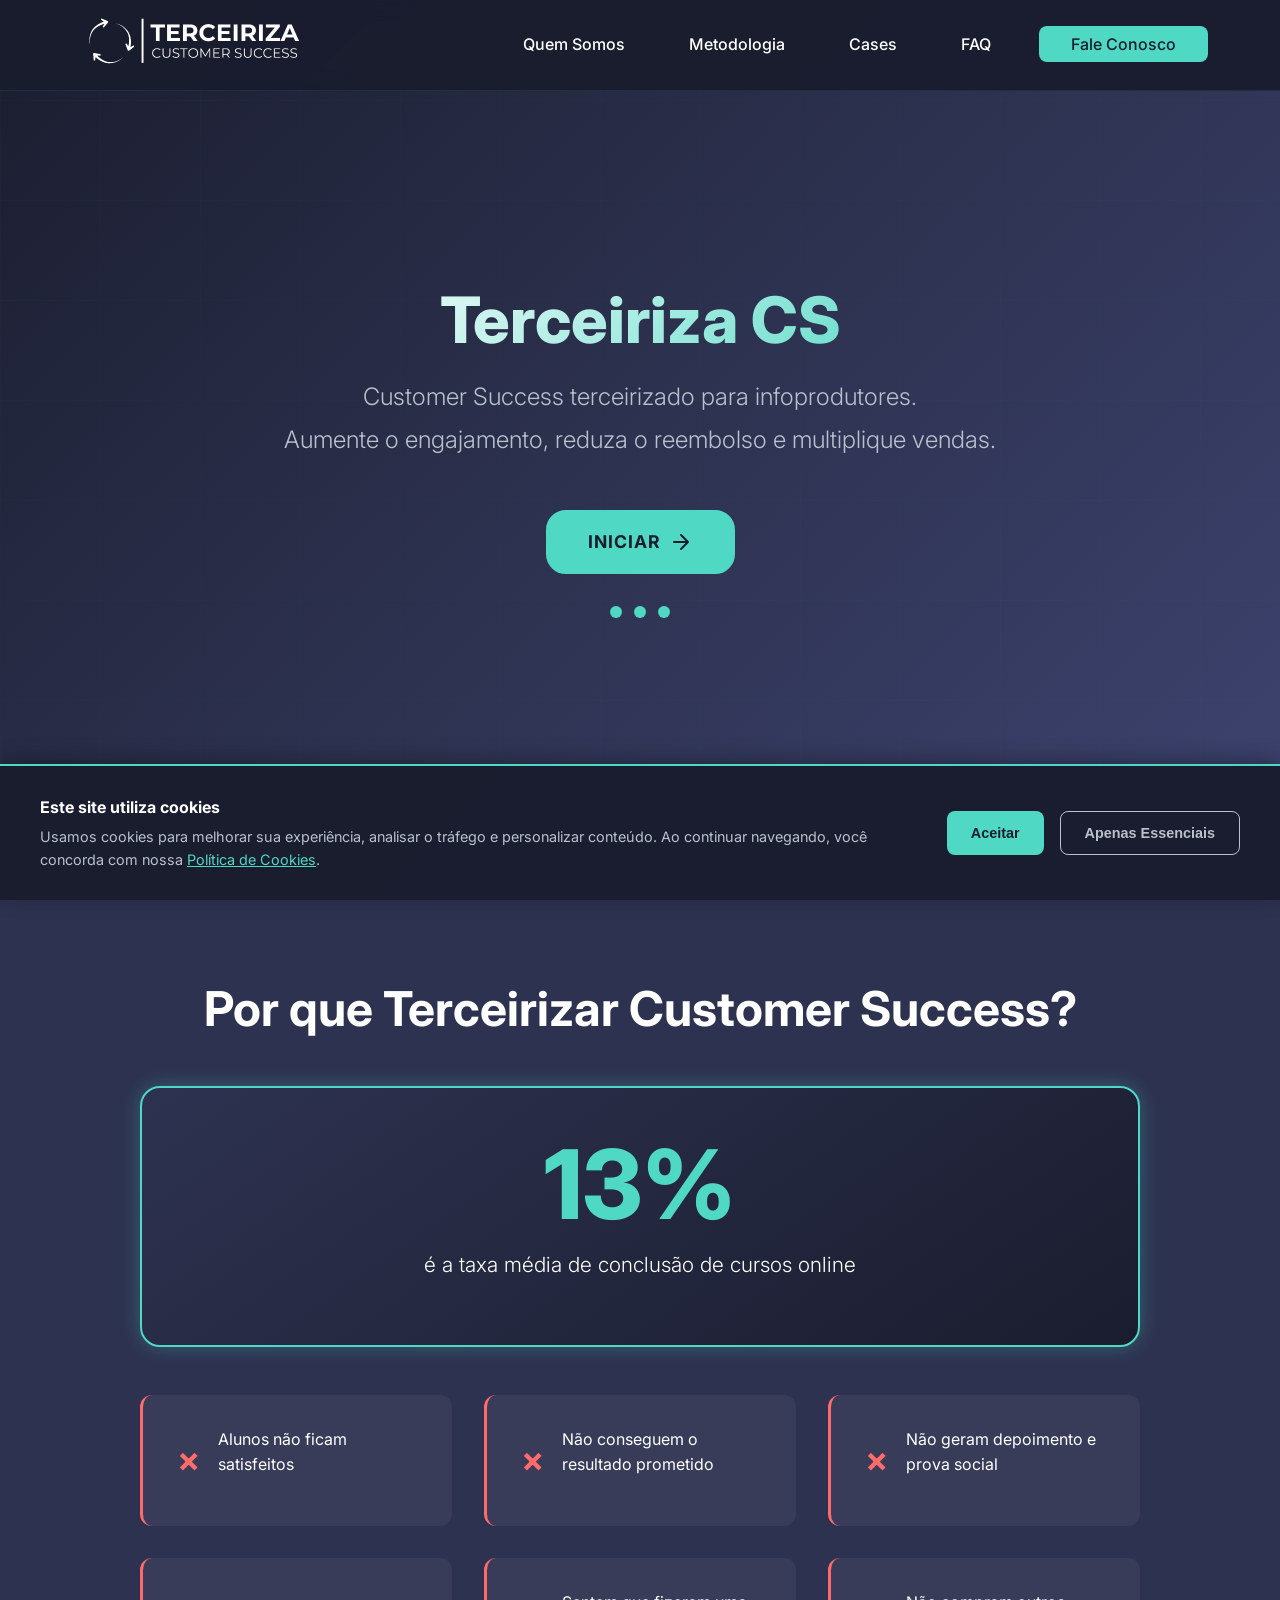
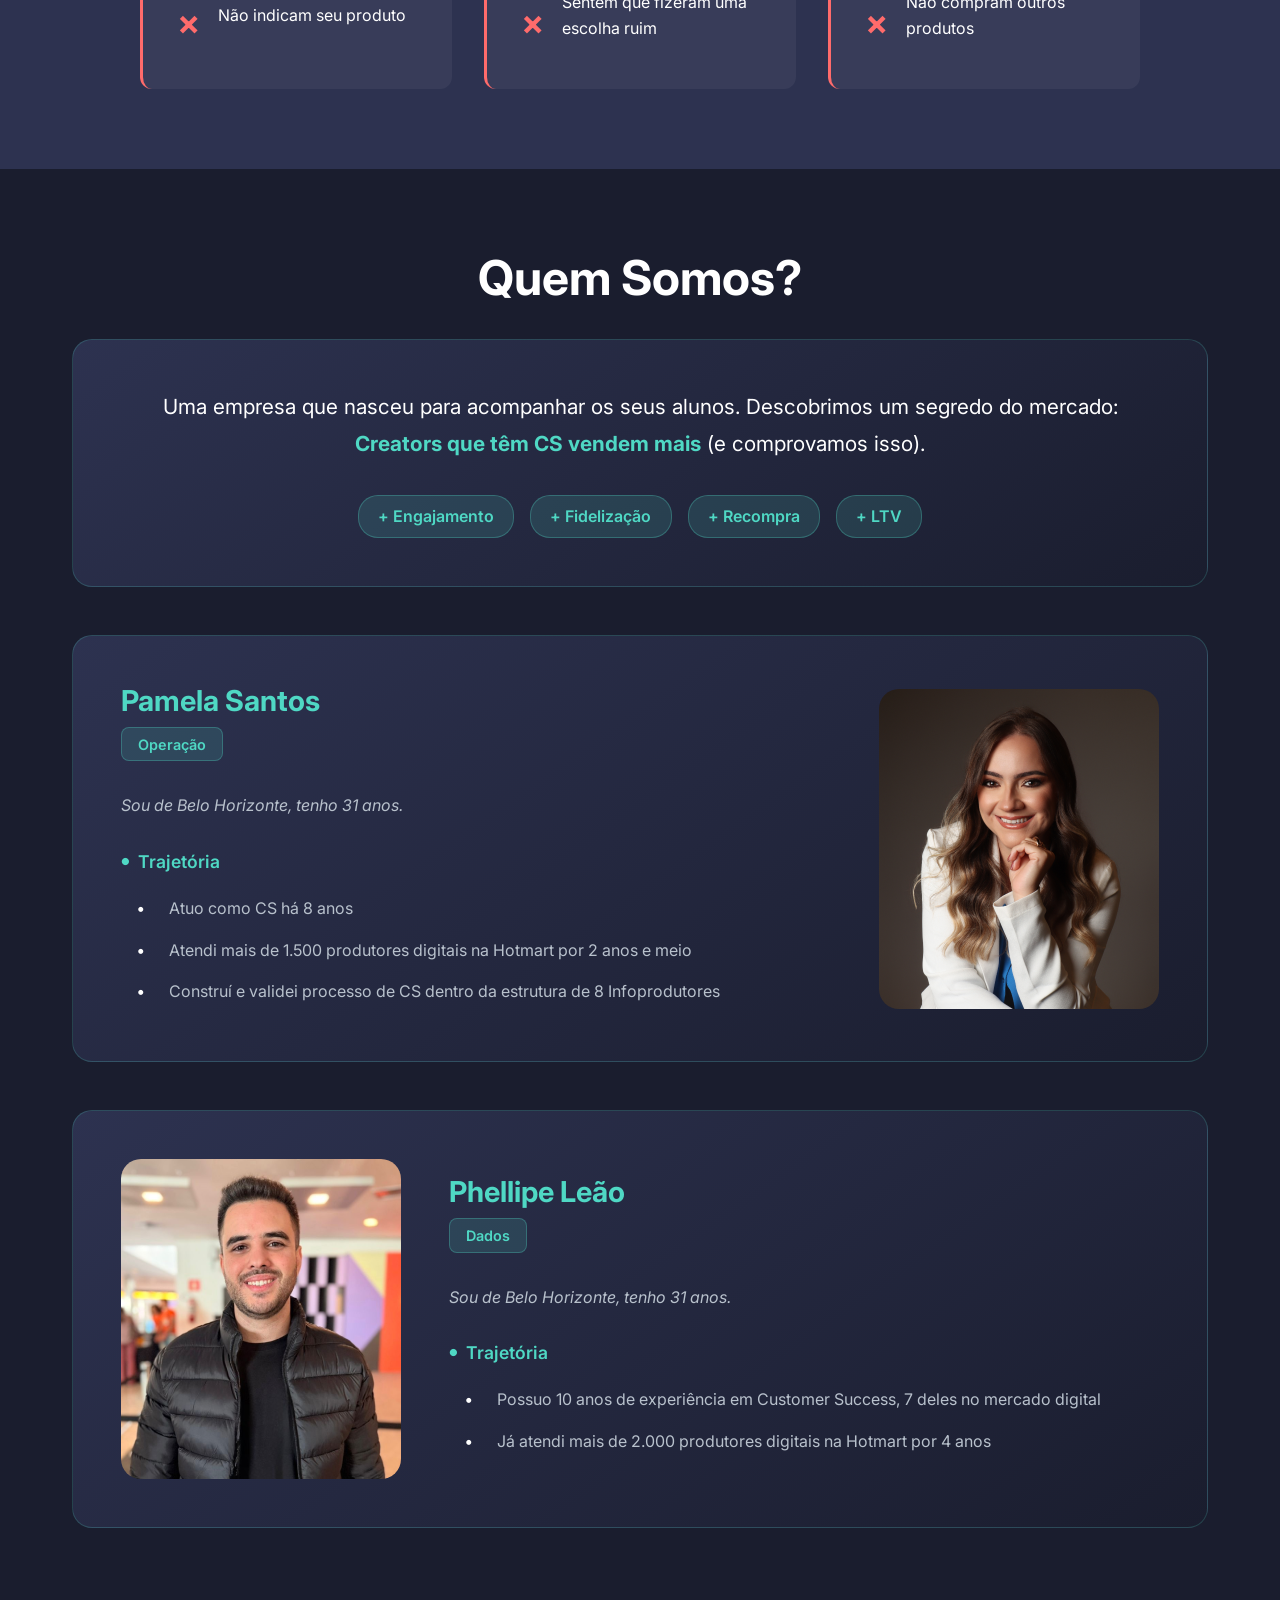
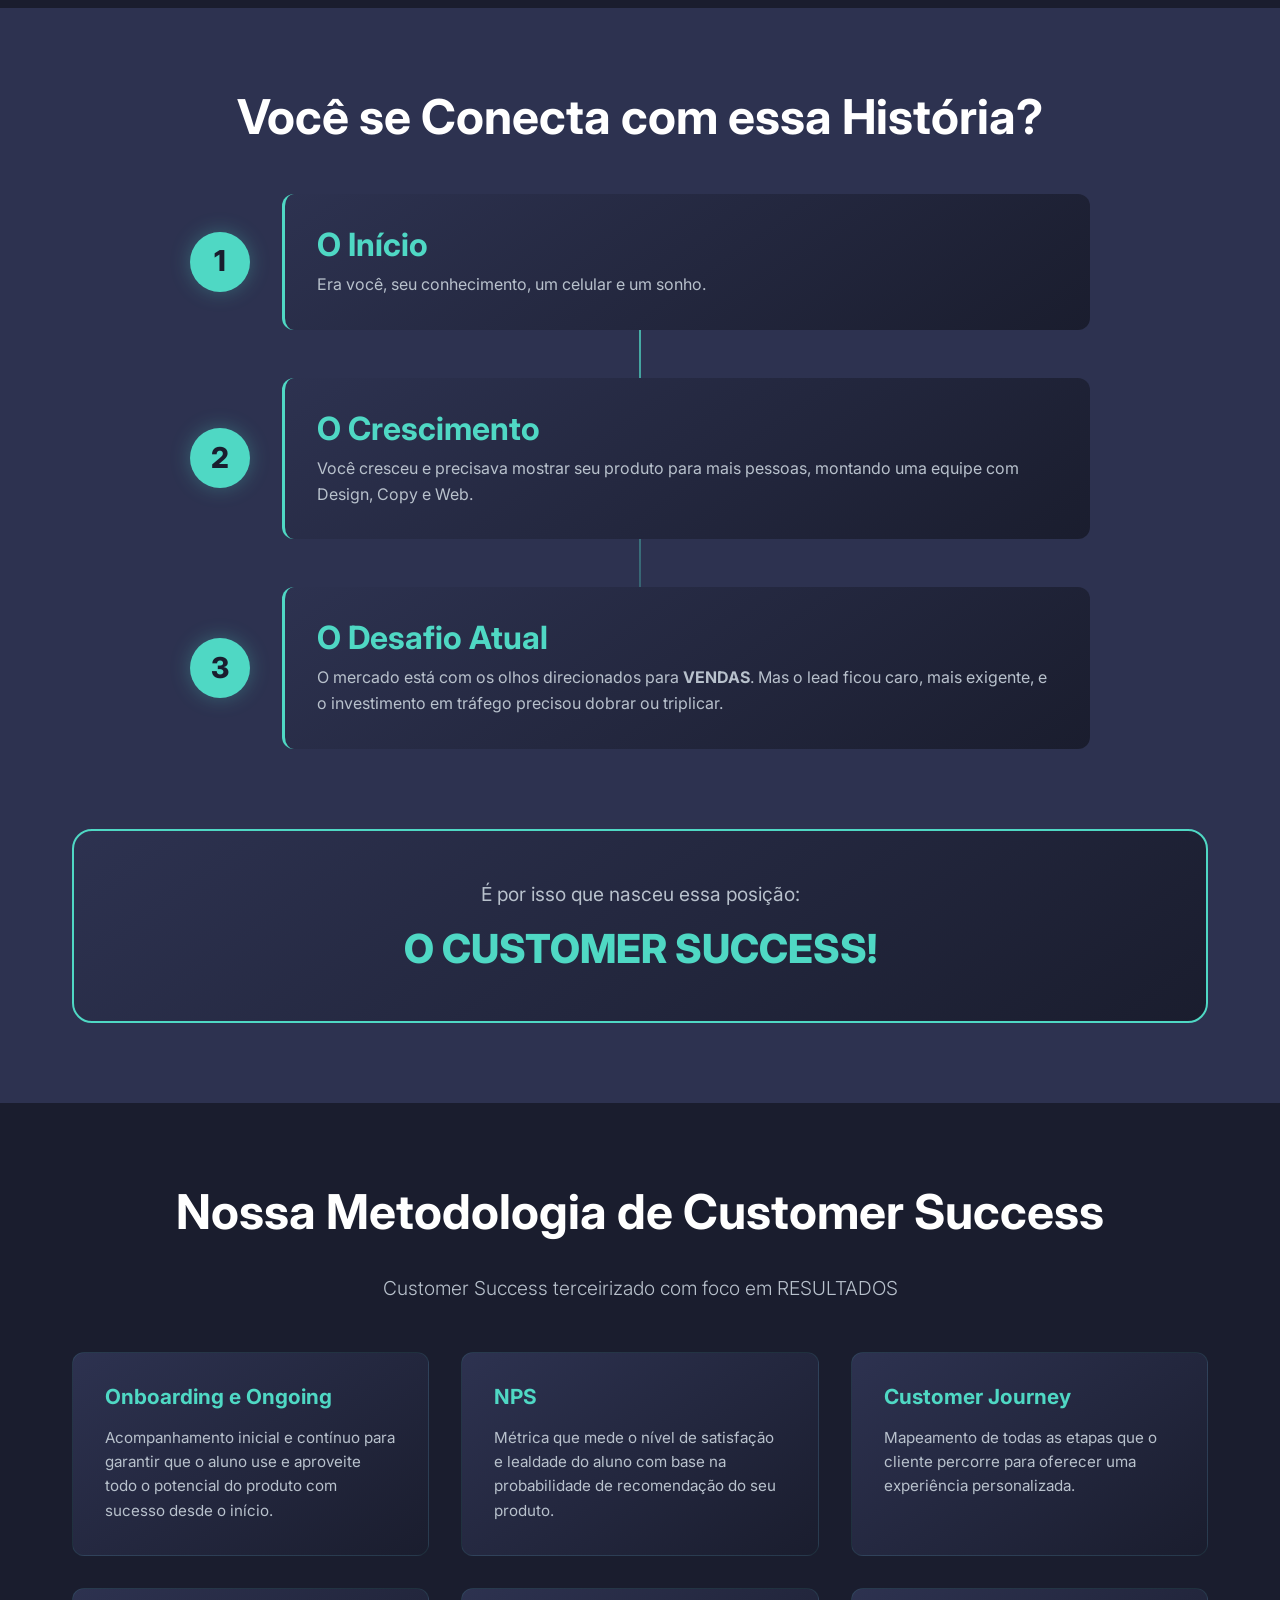
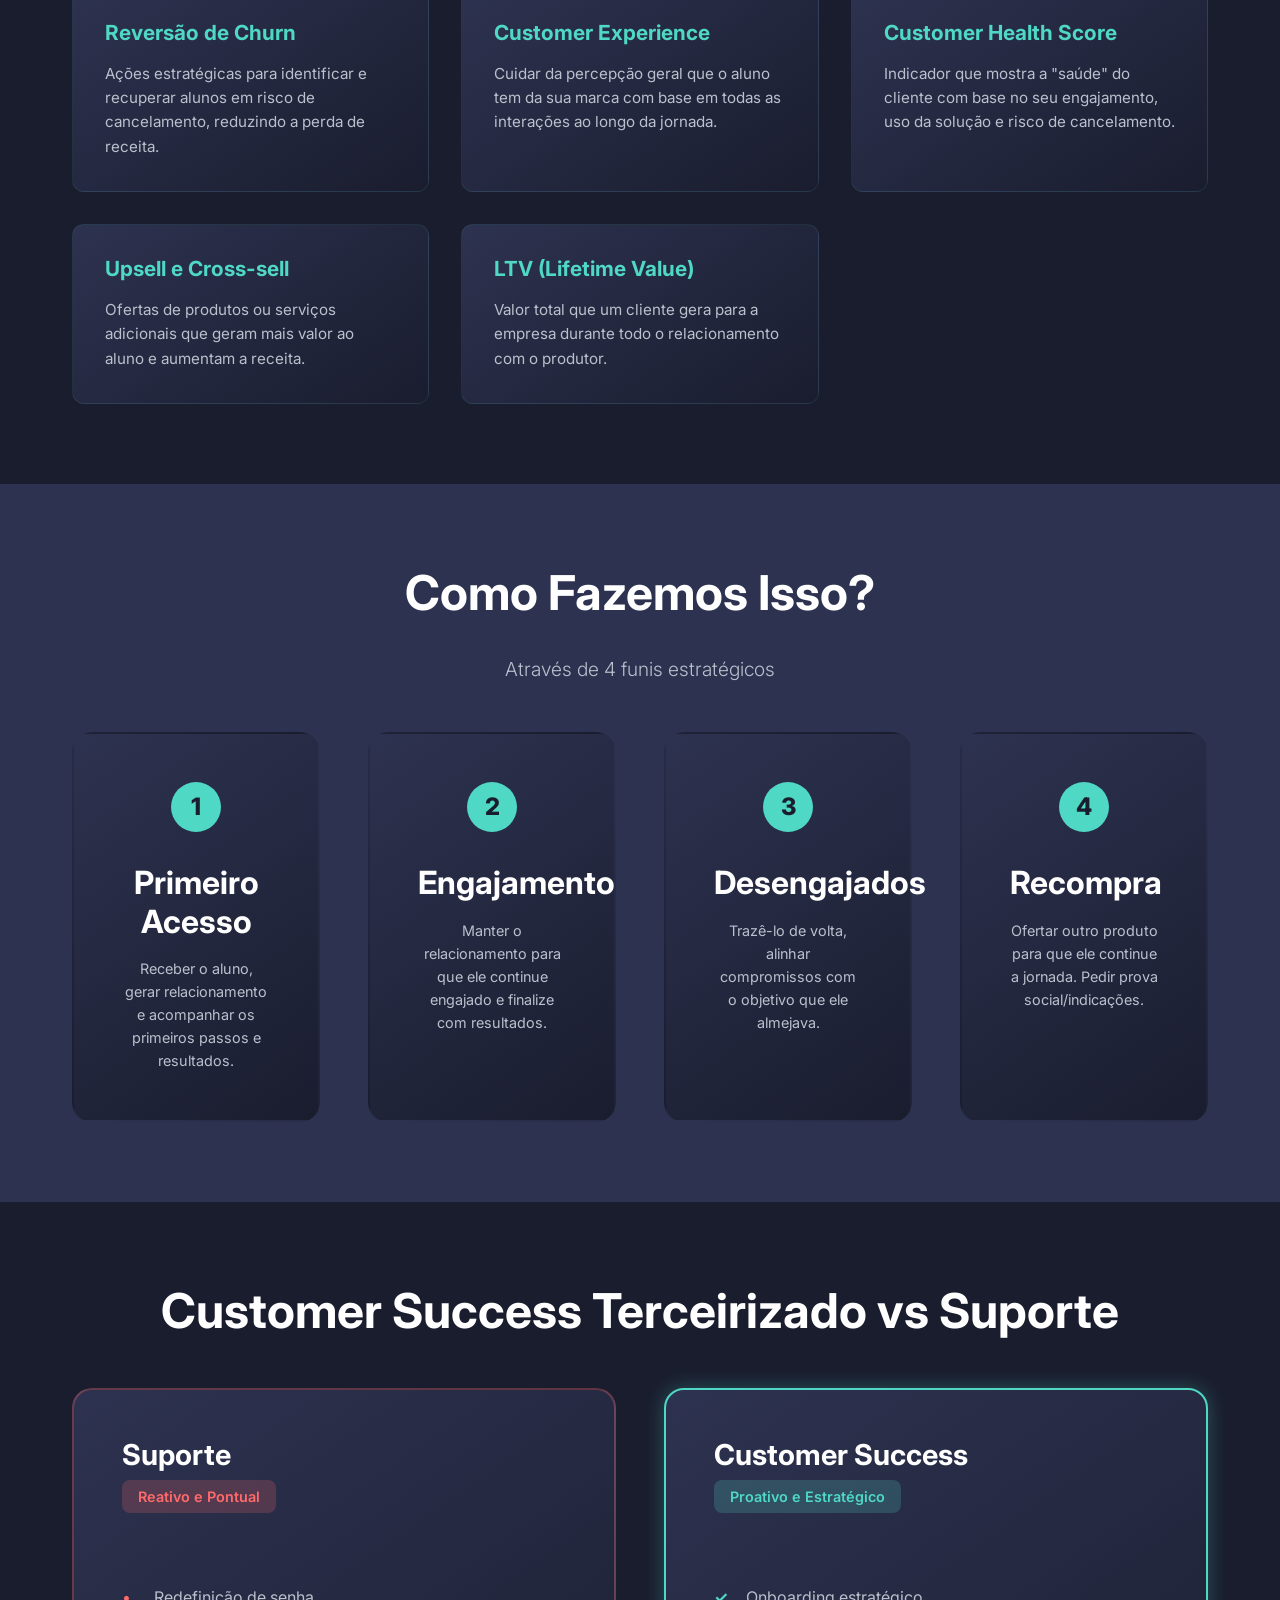
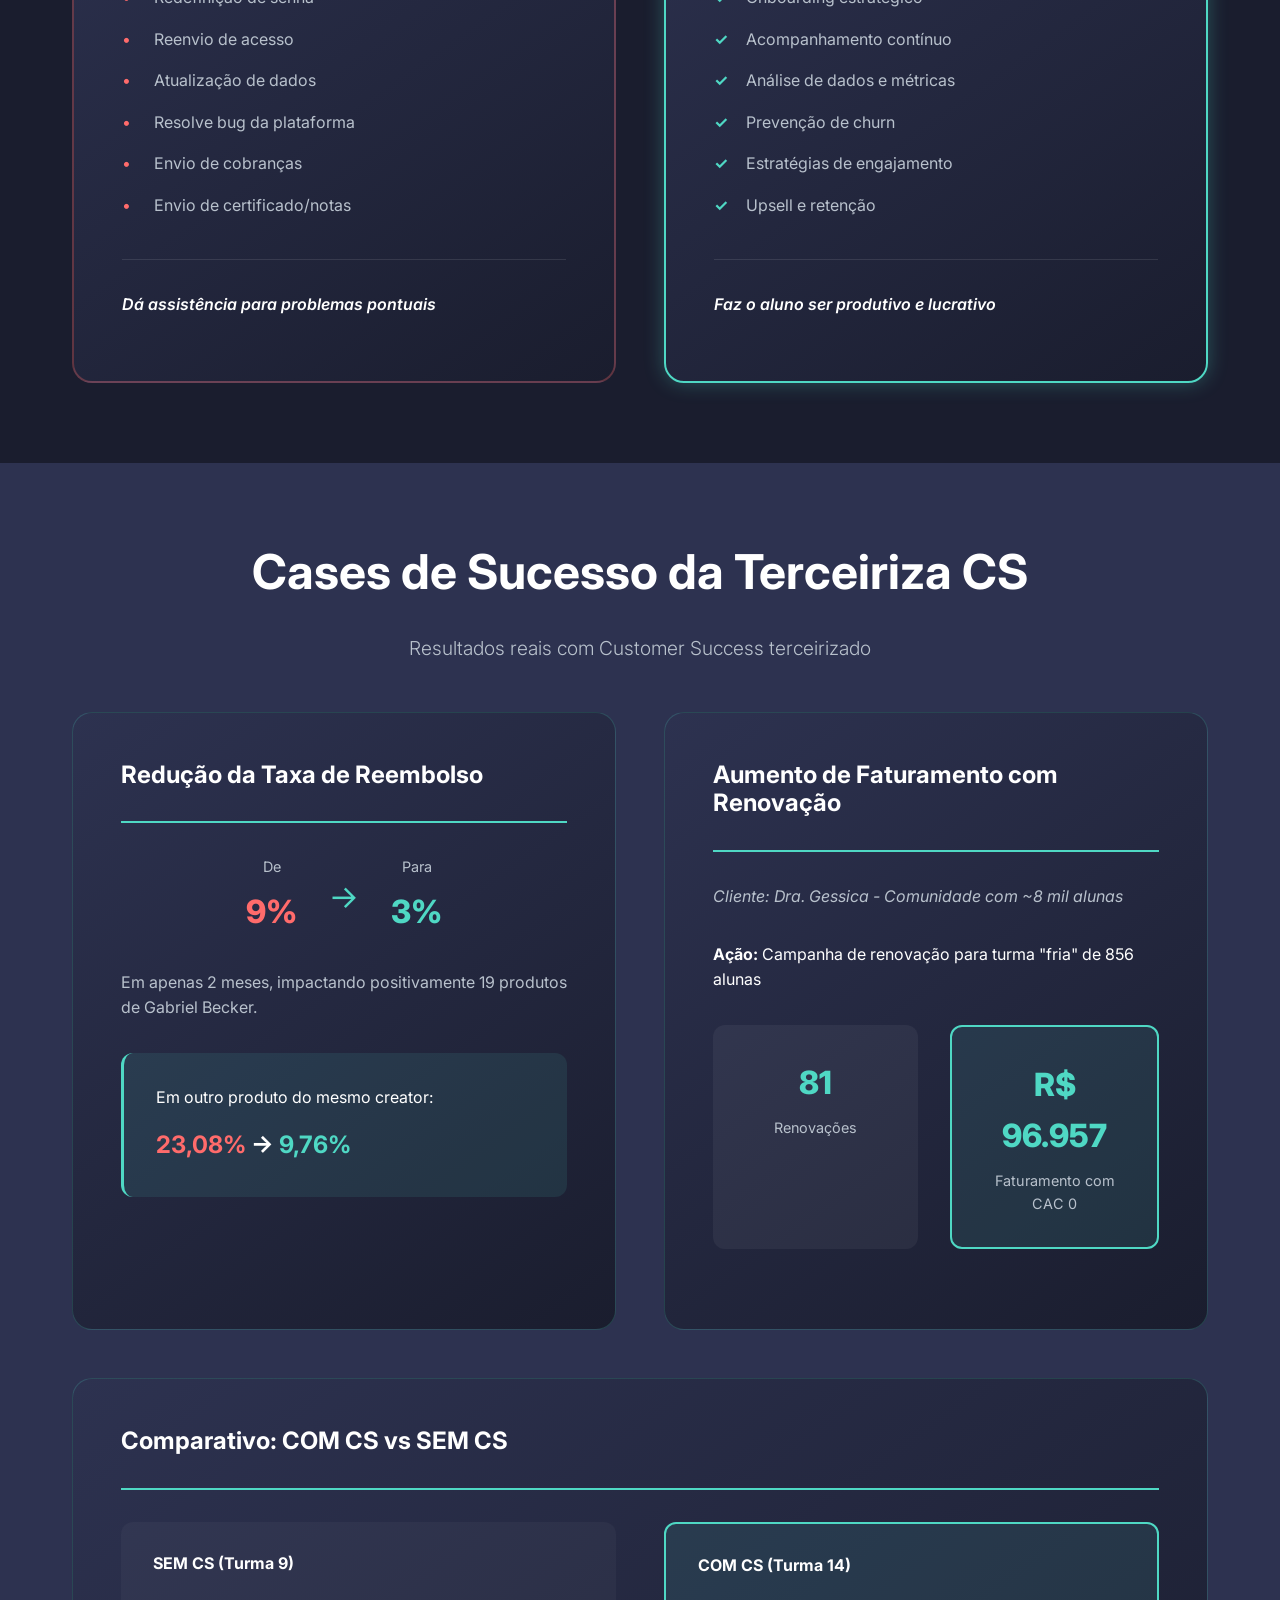
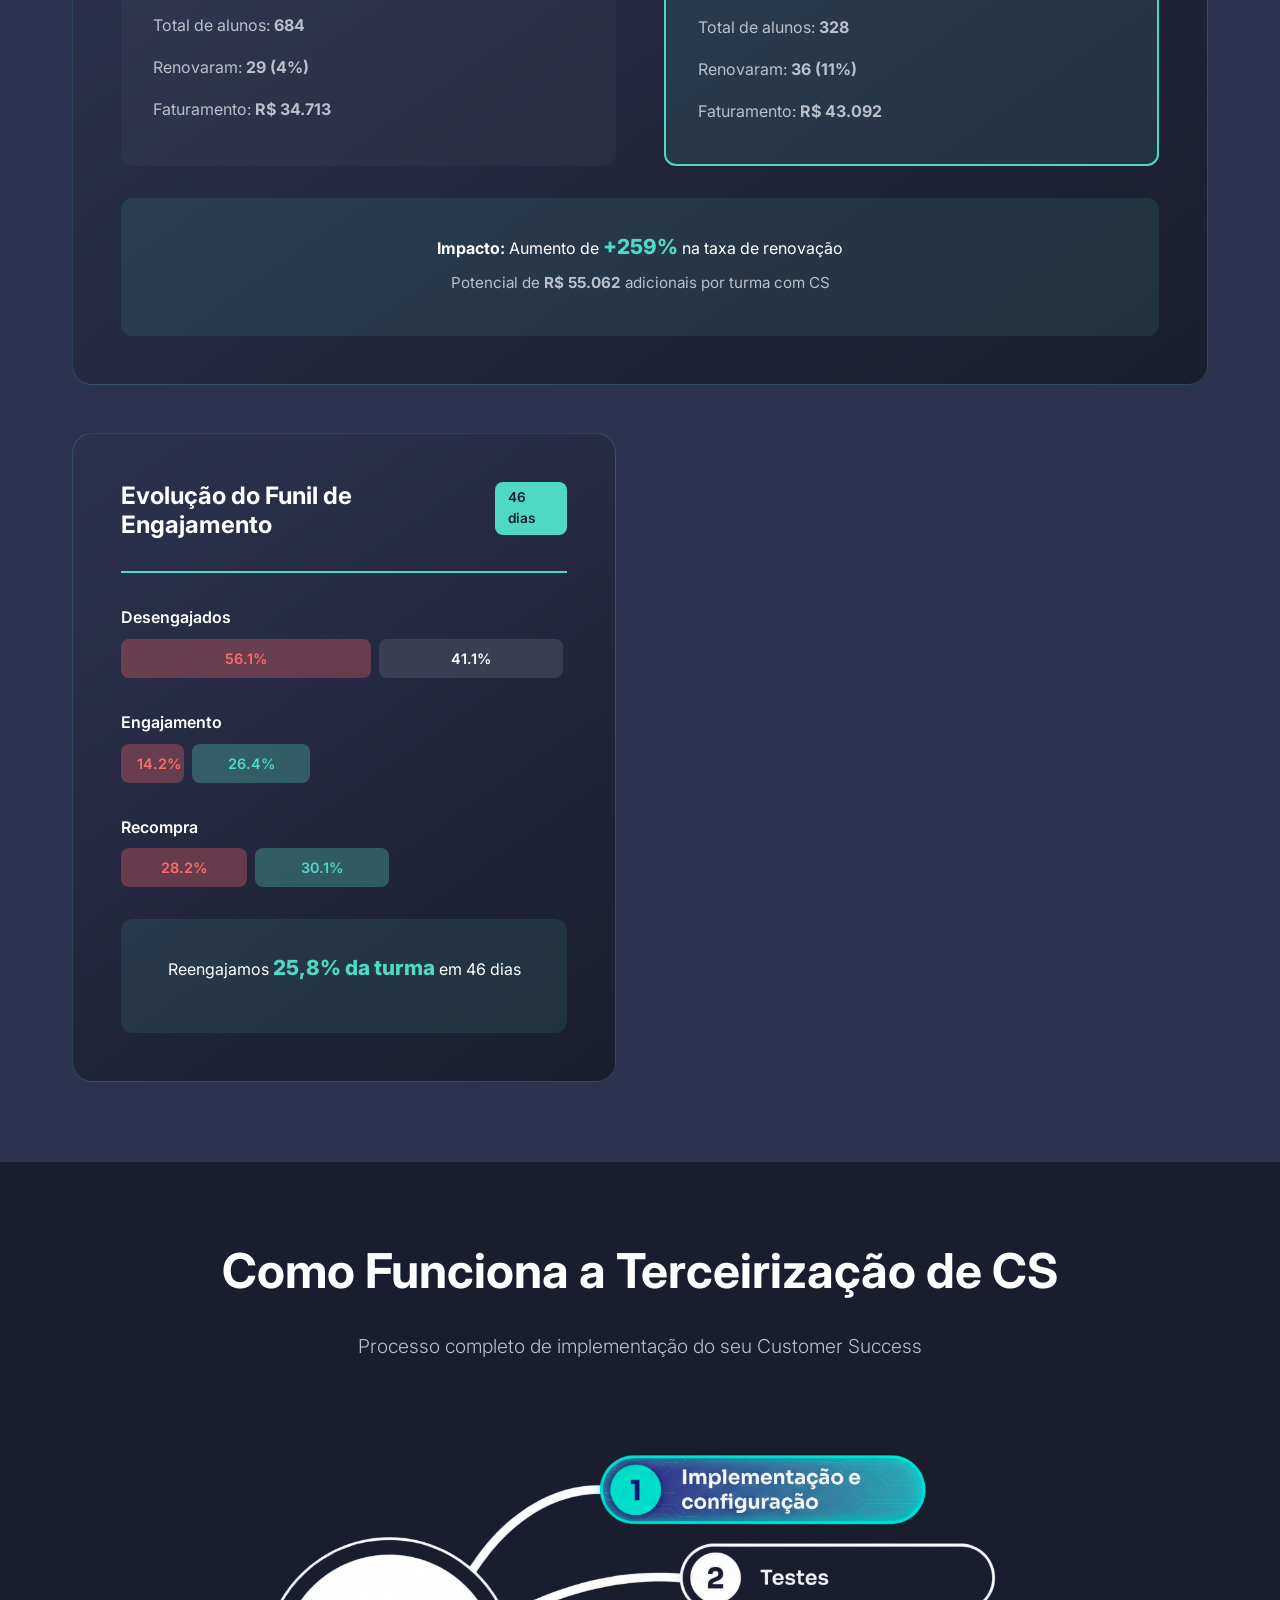
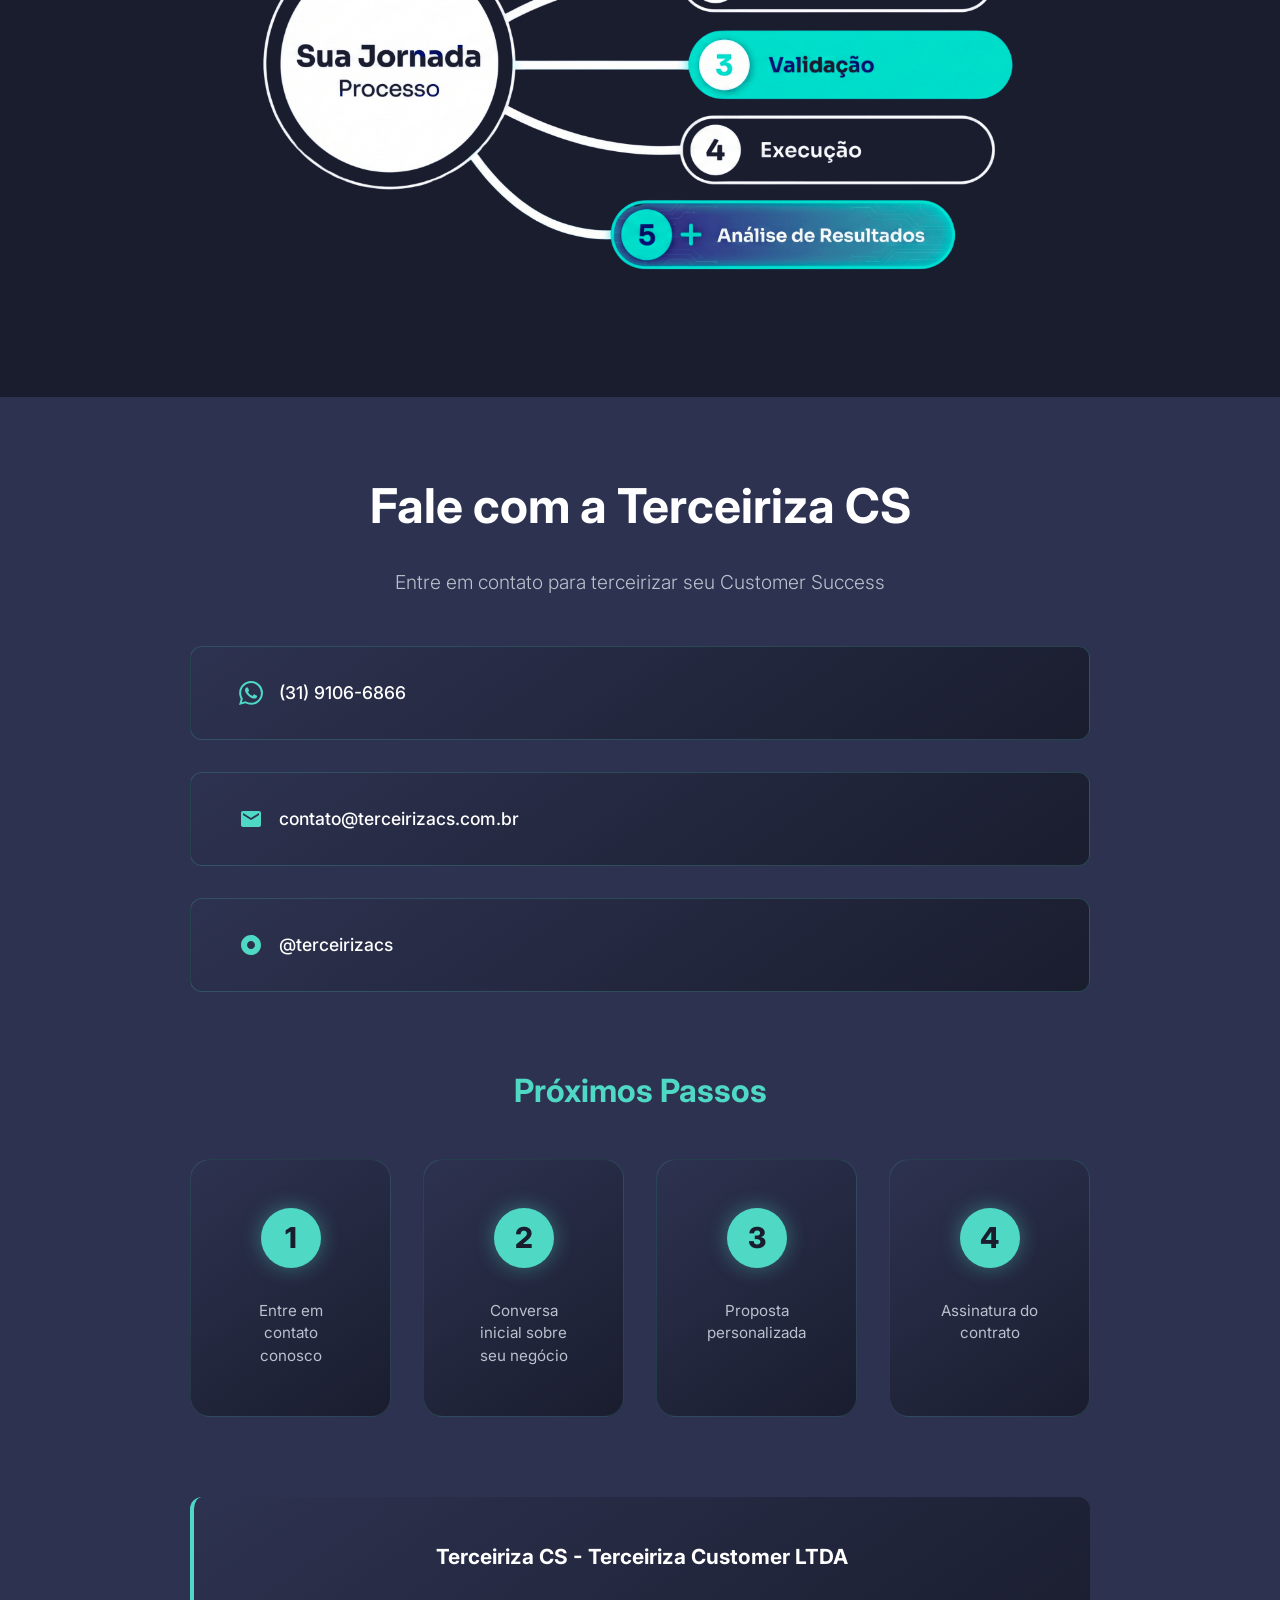
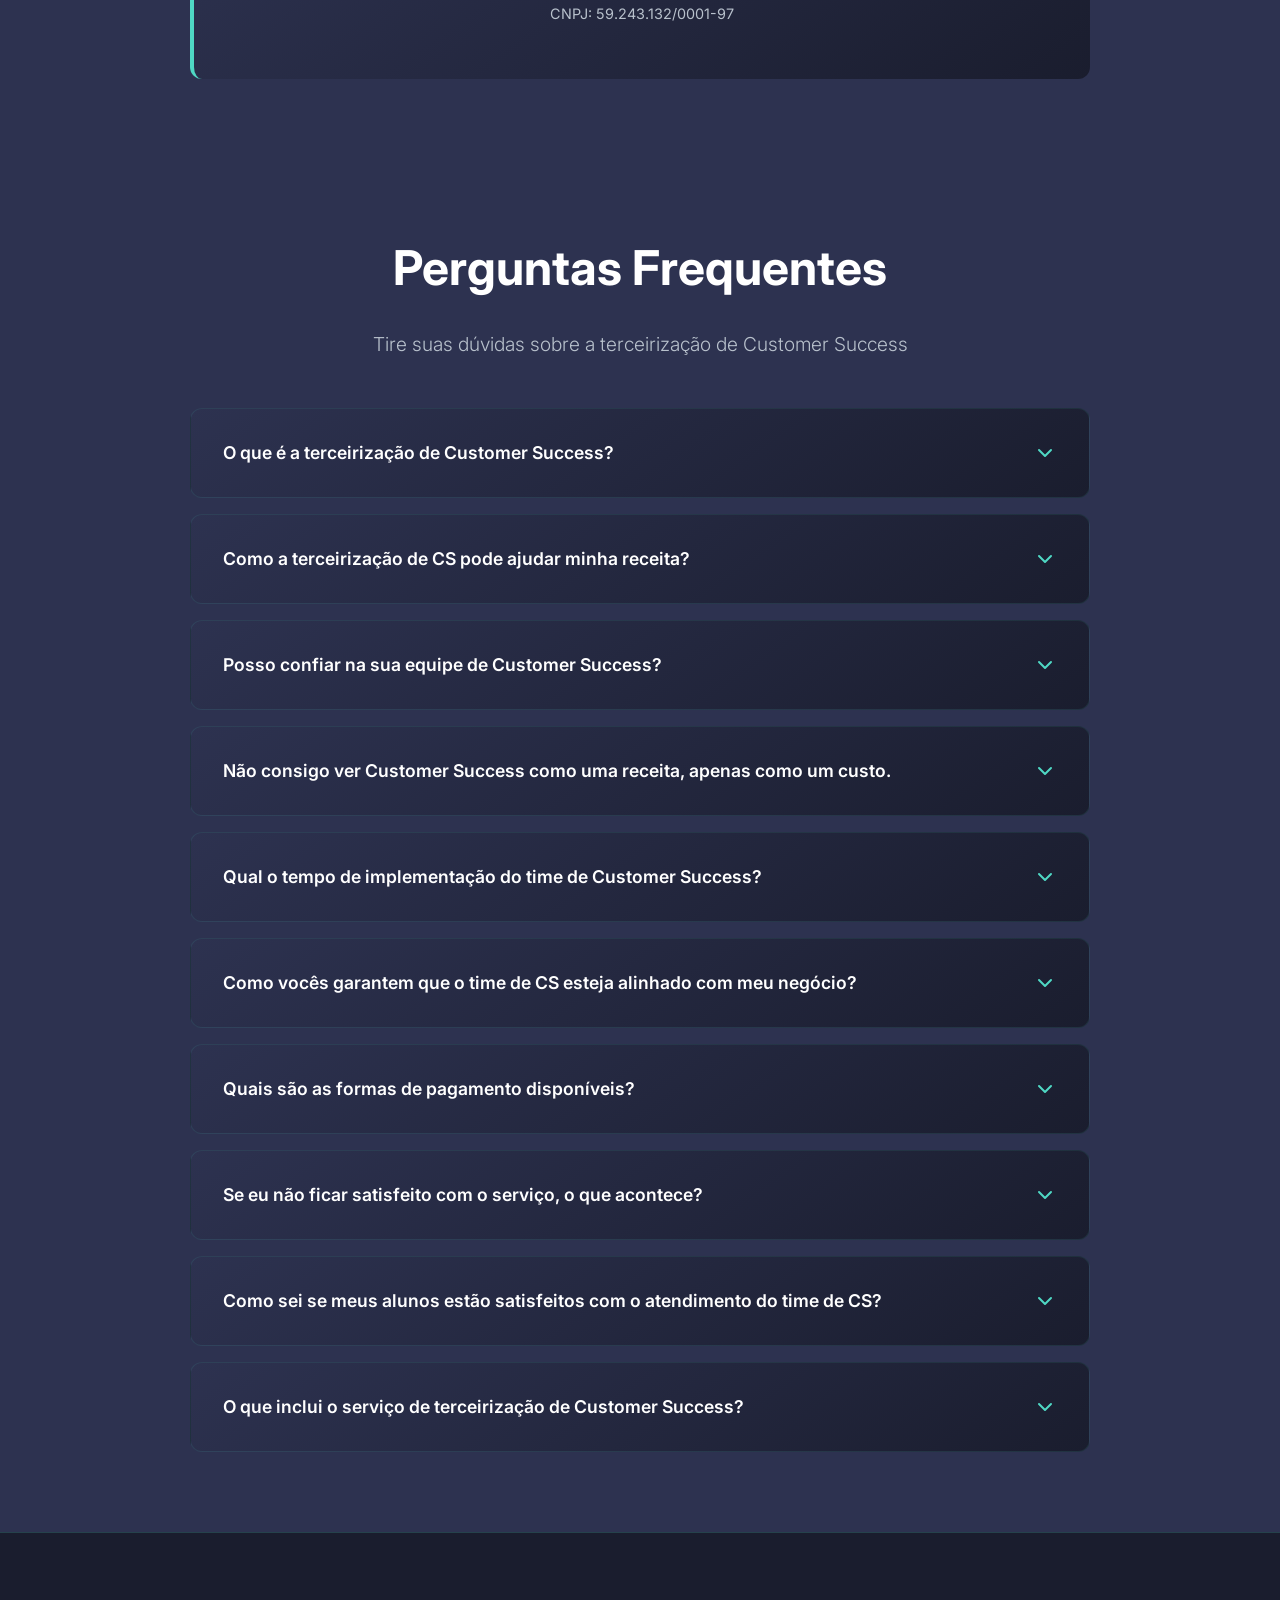
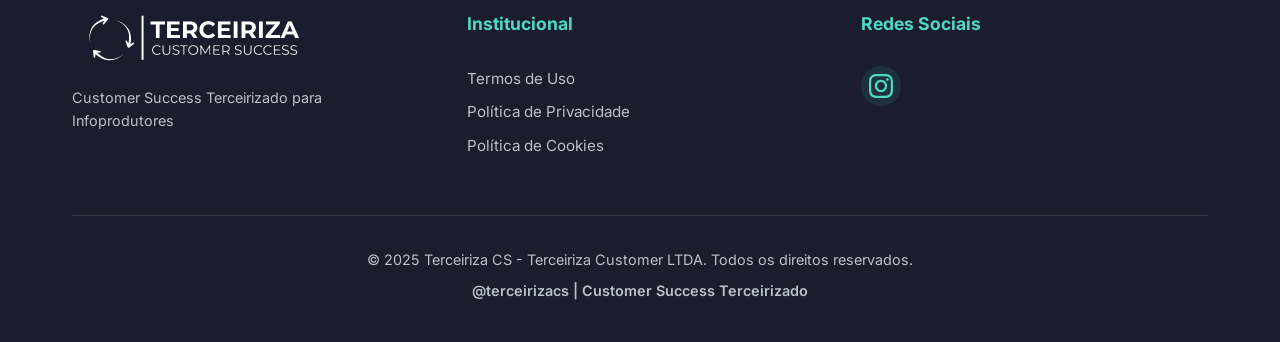
<file: index.html>
<!DOCTYPE html>
<html lang="pt-BR">

<head>
    <meta charset="UTF-8">
    <meta name="viewport" content="width=device-width, initial-scale=1.0">
    <meta name="description"
        content="Terceiriza CS - Customer Success especializado para infoprodutores. Aumente a conclusão de cursos, reduza churn e multiplique suas vendas com nossa equipe de CS terceirizada.">
    <meta name="keywords"
        content="terceiriza cs, customer success terceirizado, cs para infoprodutores, terceirização customer success, gestão de alunos, conclusão de cursos online, redução de churn, cs infoprodutos, customer success digital">
    <meta name="author" content="Terceiriza CS - Terceiriza Customer LTDA">
    <title>Terceiriza CS | Customer Success Terceirizado para Infoprodutores</title>

    <!-- Open Graph / Facebook -->
    <meta property="og:type" content="website">
    <meta property="og:url" content="https://terceirizacs.com.br/">
    <meta property="og:title" content="Terceiriza CS | Customer Success para Infoprodutores">
    <meta property="og:description"
        content="Aumente a conclusão de cursos e reduza churn com nossa equipe especializada de Customer Success terceirizado.">
    <meta property="og:image" content="https://terceirizacs.com.br/assets/og-image.png">
    <meta property="og:image:width" content="1200">
    <meta property="og:image:height" content="630">
    <meta property="og:image:alt" content="Terceiriza CS - Customer Success Terceirizado">

    <!-- Twitter -->
    <meta property="twitter:card" content="summary_large_image">
    <meta property="twitter:url" content="https://terceirizacs.com.br/">
    <meta property="twitter:title" content="Terceiriza CS | Customer Success para Infoprodutores">
    <meta property="twitter:description"
        content="Aumente a conclusão de cursos e reduza churn com nossa equipe especializada de Customer Success terceirizado.">
    <meta property="twitter:image" content="https://terceirizacs.com.br/assets/og-image.png">

    <!-- Canonical URL -->
    <link rel="canonical" href="https://terceirizacs.com.br/">

    <!-- Favicons (Otimizado para Vercel) -->
    <link rel="icon" type="image/png" sizes="32x32" href="/assets/favicon.png">
    <link rel="apple-touch-icon" href="/assets/favicon.png">
    <meta name="theme-color" content="#4fd8c4">

    <link rel="stylesheet" href="css/style.css">
    <link rel="preconnect" href="https://fonts.googleapis.com">
    <link rel="preconnect" href="https://fonts.gstatic.com" crossorigin>
    <link href="https://fonts.googleapis.com/css2?family=Inter:wght@300;400;600;700;800&display=swap" rel="stylesheet">

    <!-- Structured Data -->
    <script type="application/ld+json">
    {
      "@context": "https://schema.org",
      "@type": "ProfessionalService",
      "name": "Terceiriza CS",
      "legalName": "Terceiriza Customer LTDA",
      "url": "https://terceirizacs.com.br",
      "logo": "https://terceirizacs.com.br/assets/logo.png",
      "description": "Customer Success terceirizado especializado para infoprodutores. Aumentamos a conclusão de cursos, reduzimos churn e multiplicamos vendas.",
      "founder": {
        "@type": "Person",
        "name": "Pamela Santos",
        "jobTitle": "Especialista em Customer Success"
      },
      "contactPoint": {
        "@type": "ContactPoint",
        "telephone": "+55-31-9106-6866",
        "contactType": "Customer Service",
        "email": "contato@terceirizacs.com.br"
      },
      "sameAs": [
        "https://www.instagram.com/terceirizacs"
      ]
    }
    </script>
</head>

<body>
    <!-- Header/Navigation -->
    <header class="header">
        <nav class="nav-container">
            <div class="logo">
                <img src="assets/logo.png" alt="Terceiriza CS - Customer Success para Infoprodutores" class="logo-img">
            </div>
            <ul class="nav-menu">
                <li><a href="#quem-somos">Quem Somos</a></li>
                <li><a href="#metodologia">Metodologia</a></li>
                <li><a href="#cases">Cases</a></li>
                <li><a href="#faq">FAQ</a></li>
                <li><a href="#contato" class="btn-contato">Fale Conosco</a></li>
            </ul>
            <div class="hamburger">
                <span></span>
                <span></span>
                <span></span>
            </div>
        </nav>
    </header>

    <!-- Hero Section -->
    <section class="hero">
        <div class="hero-content">
            <h1 class="hero-title">Terceiriza CS</h1>
            <p class="hero-subtitle">
                Customer Success terceirizado para infoprodutores.<br>
                Aumente o engajamento, reduza o reembolso e multiplique vendas.
            </p>
            <a href="#contato" class="btn-primary">
                INICIAR
                <svg width="24" height="24" viewBox="0 0 24 24" fill="none" xmlns="http://www.w3.org/2000/svg">
                    <path d="M5 12H19M19 12L12 5M19 12L12 19" stroke="currentColor" stroke-width="2"
                        stroke-linecap="round" stroke-linejoin="round" />
                </svg>
            </a>
        </div>
        <div class="hero-dots">
            <span class="dot"></span>
            <span class="dot"></span>
            <span class="dot"></span>
        </div>
    </section>

    <!-- O Problema Section -->
    <section class="problema-section">
        <div class="container">
            <div class="problema-content">
                <h2 class="section-title">Por que Terceirizar Customer Success?</h2>
                <div class="stat-highlight">
                    <span class="stat-number">13%</span>
                    <p class="stat-text">é a taxa média de conclusão de cursos online</p>
                </div>
                <div class="problema-grid">
                    <div class="problema-item">
                        <div class="problema-icon">✗</div>
                        <p>Alunos não ficam satisfeitos</p>
                    </div>
                    <div class="problema-item">
                        <div class="problema-icon">✗</div>
                        <p>Não conseguem o resultado prometido</p>
                    </div>
                    <div class="problema-item">
                        <div class="problema-icon">✗</div>
                        <p>Não geram depoimento e prova social</p>
                    </div>
                    <div class="problema-item">
                        <div class="problema-icon">✗</div>
                        <p>Não indicam seu produto</p>
                    </div>
                    <div class="problema-item">
                        <div class="problema-icon">✗</div>
                        <p>Sentem que fizeram uma escolha ruim</p>
                    </div>
                    <div class="problema-item">
                        <div class="problema-icon">✗</div>
                        <p>Não compram outros produtos</p>
                    </div>
                </div>
            </div>
        </div>
    </section>

    <!-- Quem Somos Section -->
    <section id="quem-somos" class="quem-somos-section">
        <div class="container">
            <h2 class="section-title">Quem Somos?</h2>
            <div class="intro-box">
                <p class="section-intro-highlight">Uma empresa que nasceu para acompanhar os seus alunos. Descobrimos um
                    segredo do mercado: <strong>Creators que têm CS vendem mais</strong> (e comprovamos isso).</p>
                <div class="benefits-tags">
                    <span class="benefit-tag">+ Engajamento</span>
                    <span class="benefit-tag">+ Fidelização</span>
                    <span class="benefit-tag">+ Recompra</span>
                    <span class="benefit-tag">+ LTV</span>
                </div>
            </div>

            <!-- Pamela Santos -->
            <div class="team-member-horizontal">
                <div class="member-content">
                    <div class="member-header">
                        <h3>Pamela Santos</h3>
                        <span class="member-role">Operação</span>
                    </div>
                    <p class="member-location">Sou de Belo Horizonte, tenho 31 anos.</p>
                    <div class="member-trajectory">
                        <h4 class="trajectory-title">Trajetória</h4>
                        <ul class="member-achievements">
                            <li>Atuo como CS há 8 anos</li>
                            <li>Atendi mais de 1.500 produtores digitais na Hotmart por 2 anos e meio</li>
                            <li>Construí e validei processo de CS dentro da estrutura de 8 Infoprodutores</li>
                        </ul>
                    </div>
                </div>
                <div class="member-photo">
                    <img src="assets/pamela.png" alt="Pamela Santos - Especialista em Operação de Customer Success"
                        loading="lazy">
                </div>
            </div>

            <!-- Phellipe Leão -->
            <div class="team-member-horizontal reverse">
                <div class="member-content">
                    <div class="member-header">
                        <h3>Phellipe Leão</h3>
                        <span class="member-role">Dados</span>
                    </div>
                    <p class="member-location">Sou de Belo Horizonte, tenho 31 anos.</p>
                    <div class="member-trajectory">
                        <h4 class="trajectory-title">Trajetória</h4>
                        <ul class="member-achievements">
                            <li>Possuo 10 anos de experiência em Customer Success, 7 deles no mercado digital</li>
                            <li>Já atendi mais de 2.000 produtores digitais na Hotmart por 4 anos</li>
                        </ul>
                    </div>
                </div>
                <div class="member-photo">
                    <img src="assets/phellipe.png" alt="Phellipe Leão - Especialista em Dados de Customer Success"
                        loading="lazy">
                </div>
            </div>
        </div>
    </section>

    <!-- Sua História Section -->
    <section class="historia-section">
        <div class="container">
            <h2 class="section-title">Você se Conecta com essa História?</h2>
            <div class="timeline">
                <div class="timeline-item">
                    <div class="timeline-number">1</div>
                    <div class="timeline-content">
                        <h3>O Início</h3>
                        <p>Era você, seu conhecimento, um celular e um sonho.</p>
                    </div>
                </div>
                <div class="timeline-item">
                    <div class="timeline-number">2</div>
                    <div class="timeline-content">
                        <h3>O Crescimento</h3>
                        <p>Você cresceu e precisava mostrar seu produto para mais pessoas, montando uma equipe com
                            Design, Copy e Web.</p>
                    </div>
                </div>
                <div class="timeline-item">
                    <div class="timeline-number">3</div>
                    <div class="timeline-content">
                        <h3>O Desafio Atual</h3>
                        <p>O mercado está com os olhos direcionados para <strong>VENDAS</strong>. Mas o lead ficou caro,
                            mais exigente, e o investimento em tráfego precisou dobrar ou triplicar.</p>
                    </div>
                </div>
            </div>
            <div class="cta-box">
                <p class="cta-text">É por isso que nasceu essa posição:</p>
                <h3 class="cta-highlight">O CUSTOMER SUCCESS!</h3>
            </div>
        </div>
    </section>

    <!-- Metodologia Section -->
    <section id="metodologia" class="metodologia-section">
        <div class="container">
            <h2 class="section-title">Nossa Metodologia de Customer Success</h2>
            <p class="section-subtitle">Customer Success terceirizado com foco em RESULTADOS</p>
            <div class="metodologia-grid">
                <div class="metodologia-card">
                    <h3>Onboarding e Ongoing</h3>
                    <p>Acompanhamento inicial e contínuo para garantir que o aluno use e aproveite todo o potencial do
                        produto com sucesso desde o início.</p>
                </div>
                <div class="metodologia-card">
                    <h3>NPS</h3>
                    <p>Métrica que mede o nível de satisfação e lealdade do aluno com base na probabilidade de
                        recomendação do seu produto.</p>
                </div>
                <div class="metodologia-card">
                    <h3>Customer Journey</h3>
                    <p>Mapeamento de todas as etapas que o cliente percorre para oferecer uma experiência personalizada.
                    </p>
                </div>
                <div class="metodologia-card">
                    <h3>Reversão de Churn</h3>
                    <p>Ações estratégicas para identificar e recuperar alunos em risco de cancelamento, reduzindo a
                        perda de receita.</p>
                </div>
                <div class="metodologia-card">
                    <h3>Customer Experience</h3>
                    <p>Cuidar da percepção geral que o aluno tem da sua marca com base em todas as interações ao longo
                        da jornada.</p>
                </div>
                <div class="metodologia-card">
                    <h3>Customer Health Score</h3>
                    <p>Indicador que mostra a "saúde" do cliente com base no seu engajamento, uso da solução e risco de
                        cancelamento.</p>
                </div>
                <div class="metodologia-card">
                    <h3>Upsell e Cross-sell</h3>
                    <p>Ofertas de produtos ou serviços adicionais que geram mais valor ao aluno e aumentam a receita.
                    </p>
                </div>
                <div class="metodologia-card">
                    <h3>LTV (Lifetime Value)</h3>
                    <p>Valor total que um cliente gera para a empresa durante todo o relacionamento com o produtor.</p>
                </div>
            </div>
        </div>
    </section>

    <!-- Funis Section -->
    <section class="funis-section">
        <div class="container">
            <h2 class="section-title">Como Fazemos Isso?</h2>
            <p class="section-subtitle">Através de 4 funis estratégicos</p>
            <div class="funis-grid">
                <div class="funil-card">
                    <div class="funil-number">1</div>
                    <h3>Primeiro Acesso</h3>
                    <p>Receber o aluno, gerar relacionamento e acompanhar os primeiros passos e resultados.</p>
                </div>
                <div class="funil-card">
                    <div class="funil-number">2</div>
                    <h3>Engajamento</h3>
                    <p>Manter o relacionamento para que ele continue engajado e finalize com resultados.</p>
                </div>
                <div class="funil-card">
                    <div class="funil-number">3</div>
                    <h3>Desengajados</h3>
                    <p>Trazê-lo de volta, alinhar compromissos com o objetivo que ele almejava.</p>
                </div>
                <div class="funil-card">
                    <div class="funil-number">4</div>
                    <h3>Recompra</h3>
                    <p>Ofertar outro produto para que ele continue a jornada. Pedir prova social/indicações.</p>
                </div>
            </div>
        </div>
    </section>

    <!-- CS vs Suporte Section -->
    <section class="diferenca-section">
        <div class="container">
            <h2 class="section-title">Customer Success Terceirizado vs Suporte</h2>
            <div class="comparison-grid">
                <div class="comparison-card suporte">
                    <h3>Suporte</h3>
                    <p class="comparison-type">Reativo e Pontual</p>
                    <ul class="comparison-list">
                        <li>Redefinição de senha</li>
                        <li>Reenvio de acesso</li>
                        <li>Atualização de dados</li>
                        <li>Resolve bug da plataforma</li>
                        <li>Envio de cobranças</li>
                        <li>Envio de certificado/notas</li>
                    </ul>
                    <p class="comparison-desc">Dá assistência para problemas pontuais</p>
                </div>
                <div class="comparison-card cs">
                    <h3>Customer Success</h3>
                    <p class="comparison-type">Proativo e Estratégico</p>
                    <ul class="comparison-list">
                        <li>Onboarding estratégico</li>
                        <li>Acompanhamento contínuo</li>
                        <li>Análise de dados e métricas</li>
                        <li>Prevenção de churn</li>
                        <li>Estratégias de engajamento</li>
                        <li>Upsell e retenção</li>
                    </ul>
                    <p class="comparison-desc">Faz o aluno ser produtivo e lucrativo</p>
                </div>
            </div>
        </div>
    </section>

    <!-- Cases Section -->
    <section id="cases" class="cases-section">
        <div class="container">
            <h2 class="section-title">Cases de Sucesso da Terceiriza CS</h2>
            <p class="section-subtitle">Resultados reais com Customer Success terceirizado</p>

            <div class="cases-grid">
                <div class="case-card">
                    <div class="case-header">
                        <h3>Redução da Taxa de Reembolso</h3>
                    </div>
                    <div class="case-stats">
                        <div class="stat-item">
                            <span class="stat-label">De</span>
                            <span class="stat-value bad">9%</span>
                        </div>
                        <div class="stat-arrow">→</div>
                        <div class="stat-item">
                            <span class="stat-label">Para</span>
                            <span class="stat-value good">3%</span>
                        </div>
                    </div>
                    <p class="case-description">Em apenas 2 meses, impactando positivamente 19 produtos de Gabriel
                        Becker.
                    </p>
                    <div class="case-highlight">
                        <p>Em outro produto do mesmo creator:</p>
                        <div class="case-stats-inline">
                            <span class="bad">23,08%</span> → <span class="good">9,76%</span>
                        </div>
                    </div>
                </div>

                <div class="case-card">
                    <div class="case-header">
                        <h3>Aumento de Faturamento com Renovação</h3>
                    </div>
                    <p class="case-client">Cliente: Dra. Gessica - Comunidade com ~8 mil alunas</p>
                    <div class="case-details">
                        <p><strong>Ação:</strong> Campanha de renovação para turma "fria" de 856 alunas</p>
                        <div class="case-results">
                            <div class="result-item">
                                <span class="result-number">81</span>
                                <span class="result-label">Renovações</span>
                            </div>
                            <div class="result-item highlight">
                                <span class="result-number">R$ 96.957</span>
                                <span class="result-label">Faturamento com CAC 0</span>
                            </div>
                        </div>
                    </div>
                </div>

                <div class="case-card wide">
                    <div class="case-header">
                        <h3>Comparativo: COM CS vs SEM CS</h3>
                    </div>
                    <div class="comparison-results">
                        <div class="result-column">
                            <h4>SEM CS (Turma 9)</h4>
                            <ul>
                                <li>Total de alunos: <strong>684</strong></li>
                                <li>Renovaram: <strong>29 (4%)</strong></li>
                                <li>Faturamento: <strong>R$ 34.713</strong></li>
                            </ul>
                        </div>
                        <div class="result-column highlight-column">
                            <h4>COM CS (Turma 14)</h4>
                            <ul>
                                <li>Total de alunos: <strong>328</strong></li>
                                <li>Renovaram: <strong>36 (11%)</strong></li>
                                <li>Faturamento: <strong>R$ 43.092</strong></li>
                            </ul>
                        </div>
                    </div>
                    <div class="case-impact">
                        <p><strong>Impacto:</strong> Aumento de <span class="highlight-text">+259%</span> na taxa de
                            renovação</p>
                        <p class="potential">Potencial de <strong>R$ 55.062</strong> adicionais por turma com CS</p>
                    </div>
                </div>

                <div class="case-card">
                    <div class="case-header">
                        <h3>Evolução do Funil de Engajamento</h3>
                        <span class="case-period">46 dias</span>
                    </div>
                    <div class="evolution-stats">
                        <div class="evolution-item">
                            <span class="evolution-label">Desengajados</span>
                            <div class="evolution-bar">
                                <span class="bar-before" style="width: 56.1%">56.1%</span>
                                <span class="bar-after" style="width: 41.1%">41.1%</span>
                            </div>
                        </div>
                        <div class="evolution-item">
                            <span class="evolution-label">Engajamento</span>
                            <div class="evolution-bar">
                                <span class="bar-before" style="width: 14.2%">14.2%</span>
                                <span class="bar-after good" style="width: 26.4%">26.4%</span>
                            </div>
                        </div>
                        <div class="evolution-item">
                            <span class="evolution-label">Recompra</span>
                            <div class="evolution-bar">
                                <span class="bar-before" style="width: 28.2%">28.2%</span>
                                <span class="bar-after good" style="width: 30.1%">30.1%</span>
                            </div>
                        </div>
                    </div>
                    <div class="case-conclusion">
                        <p>Reengajamos <strong class="highlight-text">25,8% da turma</strong> em 46 dias</p>
                    </div>
                </div>
            </div>
        </div>
    </section>

    <!-- Processo Section -->
    <section class="processo-section">
        <div class="container">
            <h2 class="section-title">Como Funciona a Terceirização de CS</h2>
            <p class="section-subtitle">Processo completo de implementação do seu Customer Success</p>
            <div class="processo-image">
                <img src="assets/como-funciona.png"
                    alt="Processo de implementação do Customer Success: 1. Implementação e configuração, 2. Testes, 3. Validação, 4. Execução, 5. Análise de Resultados"
                    loading="lazy">
            </div>
        </div>
    </section>

    <!-- Contact Section -->
    <section id="contato" class="contact-section">
        <div class="container">
            <h2 class="section-title">Fale com a Terceiriza CS</h2>
            <p class="section-subtitle">Entre em contato para terceirizar seu Customer Success</p>

            <div class="contact-content">
                <div class="contact-methods">
                    <a href="https://wa.me/553191066866" target="_blank" rel="noopener noreferrer"
                        class="contact-item">
                        <svg width="24" height="24" viewBox="0 0 24 24" fill="none" xmlns="http://www.w3.org/2000/svg">
                            <path
                                d="M17.472 14.382c-.297-.149-1.758-.867-2.03-.967-.273-.099-.471-.148-.67.15-.197.297-.767.966-.94 1.164-.173.199-.347.223-.644.075-.297-.15-1.255-.463-2.39-1.475-.883-.788-1.48-1.761-1.653-2.059-.173-.297-.018-.458.13-.606.134-.133.298-.347.446-.52.149-.174.198-.298.298-.497.099-.198.05-.371-.025-.52-.075-.149-.669-1.612-.916-2.207-.242-.579-.487-.5-.669-.51-.173-.008-.371-.01-.57-.01-.198 0-.52.074-.792.372-.272.297-1.04 1.016-1.04 2.479 0 1.462 1.065 2.875 1.213 3.074.149.198 2.096 3.2 5.077 4.487.709.306 1.262.489 1.694.625.712.227 1.36.195 1.871.118.571-.085 1.758-.719 2.006-1.413.248-.694.248-1.289.173-1.413-.074-.124-.272-.198-.57-.347m-5.421 7.403h-.004a9.87 9.87 0 01-5.031-1.378l-.361-.214-3.741.982.998-3.648-.235-.374a9.86 9.86 0 01-1.51-5.26c.001-5.45 4.436-9.884 9.888-9.884 2.64 0 5.122 1.03 6.988 2.898a9.825 9.825 0 012.893 6.994c-.003 5.45-4.437 9.884-9.885 9.884m8.413-18.297A11.815 11.815 0 0012.05 0C5.495 0 .16 5.335.157 11.892c0 2.096.547 4.142 1.588 5.945L.057 24l6.305-1.654a11.882 11.882 0 005.683 1.448h.005c6.554 0 11.89-5.335 11.893-11.893a11.821 11.821 0 00-3.48-8.413z"
                                fill="currentColor" />
                        </svg>
                        <span>(31) 9106-6866</span>
                    </a>
                    <a href="mailto:contato@terceirizacs.com.br" class="contact-item">
                        <svg width="24" height="24" viewBox="0 0 24 24" fill="none" xmlns="http://www.w3.org/2000/svg">
                            <path
                                d="M20 4H4C2.9 4 2.01 4.9 2.01 6L2 18C2 19.1 2.9 20 4 20H20C21.1 20 22 19.1 22 18V6C22 4.9 21.1 4 20 4ZM20 8L12 13L4 8V6L12 11L20 6V8Z"
                                fill="currentColor" />
                        </svg>
                        <span>contato@terceirizacs.com.br</span>
                    </a>
                    <a href="https://instagram.com/terceirizacs" target="_blank" rel="noopener noreferrer"
                        class="contact-item">
                        <svg width="24" height="24" viewBox="0 0 24 24" fill="none" xmlns="http://www.w3.org/2000/svg">
                            <path
                                d="M12 2C6.48 2 2 6.48 2 12C2 17.52 6.48 22 12 22C17.52 22 22 17.52 22 12C22 6.48 17.52 2 12 2ZM12 16C9.79 16 8 14.21 8 12C8 9.79 9.79 8 12 8C14.21 8 16 9.79 16 12C16 14.21 14.21 16 12 16Z"
                                fill="currentColor" />
                        </svg>
                        <span>@terceirizacs</span>
                    </a>
                </div>

                <div class="next-steps-box">
                    <h3>Próximos Passos</h3>
                    <div class="steps-cards">
                        <div class="step-card">
                            <div class="step-number-circle">1</div>
                            <p>Entre em contato conosco</p>
                        </div>
                        <div class="step-card">
                            <div class="step-number-circle">2</div>
                            <p>Conversa inicial sobre seu negócio</p>
                        </div>
                        <div class="step-card">
                            <div class="step-number-circle">3</div>
                            <p>Proposta personalizada</p>
                        </div>
                        <div class="step-card">
                            <div class="step-number-circle">4</div>
                            <p>Assinatura do contrato</p>
                        </div>
                    </div>
                </div>

                <div class="company-info">
                    <h4>Terceiriza CS - Terceiriza Customer LTDA</h4>
                    <p>CNPJ: 59.243.132/0001-97</p>
                </div>
            </div>
        </div>
    </section>

    <!-- FAQ Section -->
    <section id="faq" class="faq-section">
        <div class="container">
            <h2 class="section-title">Perguntas Frequentes</h2>
            <p class="section-subtitle">Tire suas dúvidas sobre a terceirização de Customer Success</p>

            <div class="faq-grid">
                <div class="faq-item">
                    <button class="faq-question">
                        <span>O que é a terceirização de Customer Success?</span>
                        <svg class="faq-icon" width="24" height="24" viewBox="0 0 24 24" fill="none"
                            xmlns="http://www.w3.org/2000/svg">
                            <path d="M6 9L12 15L18 9" stroke="currentColor" stroke-width="2" stroke-linecap="round"
                                stroke-linejoin="round" />
                        </svg>
                    </button>
                    <div class="faq-answer">
                        <p>É um serviço em que implementamos um time sênior de Customer Success para ajudar você a
                            atender melhor seus alunos, fazer com que eles tenham uma jornada mais fluida, alcancem o
                            resultado desejado e, com isso, você aumentar suas vendas para a sua base. Você foca no que
                            faz de melhor: criar conteúdo.</p>
                    </div>
                </div>

                <div class="faq-item">
                    <button class="faq-question">
                        <span>Como a terceirização de CS pode ajudar minha receita?</span>
                        <svg class="faq-icon" width="24" height="24" viewBox="0 0 24 24" fill="none"
                            xmlns="http://www.w3.org/2000/svg">
                            <path d="M6 9L12 15L18 9" stroke="currentColor" stroke-width="2" stroke-linecap="round"
                                stroke-linejoin="round" />
                        </svg>
                    </button>
                    <div class="faq-answer">
                        <p>Um time de CS experiente aumenta o engajamento e a fidelização dos alunos, resultando em mais
                            vendas e recompra. Com um bom atendimento, você transforma seus alunos em defensores da sua
                            marca.</p>
                    </div>
                </div>

                <div class="faq-item">
                    <button class="faq-question">
                        <span>Posso confiar na sua equipe de Customer Success?</span>
                        <svg class="faq-icon" width="24" height="24" viewBox="0 0 24 24" fill="none"
                            xmlns="http://www.w3.org/2000/svg">
                            <path d="M6 9L12 15L18 9" stroke="currentColor" stroke-width="2" stroke-linecap="round"
                                stroke-linejoin="round" />
                        </svg>
                    </button>
                    <div class="faq-answer">
                        <p>Sim! Nossa equipe é composta por profissionais sêniores com vasta experiência em atender
                            creators. Temos um histórico comprovado de aumento de receita para nossos clientes.</p>
                    </div>
                </div>

                <div class="faq-item">
                    <button class="faq-question">
                        <span>Não consigo ver Customer Success como uma receita, apenas como um custo.</span>
                        <svg class="faq-icon" width="24" height="24" viewBox="0 0 24 24" fill="none"
                            xmlns="http://www.w3.org/2000/svg">
                            <path d="M6 9L12 15L18 9" stroke="currentColor" stroke-width="2" stroke-linecap="round"
                                stroke-linejoin="round" />
                        </svg>
                    </button>
                    <div class="faq-answer">
                        <p>Entendemos essa preocupação. Porém, investindo em CS, você melhora a experiência do aluno.
                            Isso significa menos reembolso e mais vendas. Comprovamos que cada real investido em CS pode
                            gerar um retorno até 3 vezes maior em vendas. No final, a operação se paga com lucro e ainda
                            você cuida dos seus alunos.</p>
                    </div>
                </div>

                <div class="faq-item">
                    <button class="faq-question">
                        <span>Qual o tempo de implementação do time de Customer Success?</span>
                        <svg class="faq-icon" width="24" height="24" viewBox="0 0 24 24" fill="none"
                            xmlns="http://www.w3.org/2000/svg">
                            <path d="M6 9L12 15L18 9" stroke="currentColor" stroke-width="2" stroke-linecap="round"
                                stroke-linejoin="round" />
                        </svg>
                    </button>
                    <div class="faq-answer">
                        <p>A implementação é rápida. Após uma breve análise do seu negócio, podemos ter o time pronto em
                            até 30 dias. Assim, você começa a sentir os resultados bem rápido.</p>
                    </div>
                </div>

                <div class="faq-item">
                    <button class="faq-question">
                        <span>Como vocês garantem que o time de CS esteja alinhado com meu negócio?</span>
                        <svg class="faq-icon" width="24" height="24" viewBox="0 0 24 24" fill="none"
                            xmlns="http://www.w3.org/2000/svg">
                            <path d="M6 9L12 15L18 9" stroke="currentColor" stroke-width="2" stroke-linecap="round"
                                stroke-linejoin="round" />
                        </svg>
                    </button>
                    <div class="faq-answer">
                        <p>Nos reunimos com você para entender suas necessidades e adaptamos a estratégia e os processos
                            do time conforme sua realidade. O alinhamento é fundamental para o sucesso.</p>
                    </div>
                </div>

                <div class="faq-item">
                    <button class="faq-question">
                        <span>Quais são as formas de pagamento disponíveis?</span>
                        <svg class="faq-icon" width="24" height="24" viewBox="0 0 24 24" fill="none"
                            xmlns="http://www.w3.org/2000/svg">
                            <path d="M6 9L12 15L18 9" stroke="currentColor" stroke-width="2" stroke-linecap="round"
                                stroke-linejoin="round" />
                        </svg>
                    </button>
                    <div class="faq-answer">
                        <p>Aceitamos pagamentos via PIX, boleto bancário e transferências bancárias. Você escolhe a
                            opção que for mais conveniente.</p>
                    </div>
                </div>

                <div class="faq-item">
                    <button class="faq-question">
                        <span>Se eu não ficar satisfeito com o serviço, o que acontece?</span>
                        <svg class="faq-icon" width="24" height="24" viewBox="0 0 24 24" fill="none"
                            xmlns="http://www.w3.org/2000/svg">
                            <path d="M6 9L12 15L18 9" stroke="currentColor" stroke-width="2" stroke-linecap="round"
                                stroke-linejoin="round" />
                        </svg>
                    </button>
                    <div class="faq-answer">
                        <p>Oferecemos um período de adaptação sem compromisso. Se você não estiver satisfeito nos
                            primeiros meses, pode cancelar sem multa ou complicações.</p>
                    </div>
                </div>

                <div class="faq-item">
                    <button class="faq-question">
                        <span>Como sei se meus alunos estão satisfeitos com o atendimento do time de CS?</span>
                        <svg class="faq-icon" width="24" height="24" viewBox="0 0 24 24" fill="none"
                            xmlns="http://www.w3.org/2000/svg">
                            <path d="M6 9L12 15L18 9" stroke="currentColor" stroke-width="2" stroke-linecap="round"
                                stroke-linejoin="round" />
                        </svg>
                    </button>
                    <div class="faq-answer">
                        <p>Implementamos métricas de sucesso e feedback contínuo dos alunos. Você terá acesso a
                            relatórios sobre a satisfação do cliente, garantindo que esteja sempre atualizado sobre o
                            desempenho do time.</p>
                    </div>
                </div>

                <div class="faq-item">
                    <button class="faq-question">
                        <span>O que inclui o serviço de terceirização de Customer Success?</span>
                        <svg class="faq-icon" width="24" height="24" viewBox="0 0 24 24" fill="none"
                            xmlns="http://www.w3.org/2000/svg">
                            <path d="M6 9L12 15L18 9" stroke="currentColor" stroke-width="2" stroke-linecap="round"
                                stroke-linejoin="round" />
                        </svg>
                    </button>
                    <div class="faq-answer">
                        <p>O serviço inclui implementação do processo de CS, estratégias personalizadas de atendimento
                            aos seus alunos pelos canais de WhatsApp e e-mail, e acompanhamento dos resultados. Estamos
                            aqui para garantir que seus alunos tenham a melhor experiência possível.</p>
                    </div>
                </div>
            </div>
        </div>
    </section>

    <!-- Footer -->
    <footer class="footer">
        <div class="container">
            <div class="footer-content">
                <div class="footer-logo">
                    <img src="assets/logo.png" alt="Terceiriza CS - Customer Success Terceirizado"
                        class="footer-logo-img">
                    <p class="footer-tagline">Customer Success Terceirizado para Infoprodutores</p>
                </div>
                <div class="footer-links">
                    <h4>Institucional</h4>
                    <ul>
                        <li><a href="termos-de-uso.html">Termos de Uso</a></li>
                        <li><a href="politica-de-privacidade.html">Política de Privacidade</a></li>
                        <li><a href="politica-de-cookies.html">Política de Cookies</a></li>
                    </ul>
                </div>
                <div class="footer-social">
                    <h4>Redes Sociais</h4>
                    <div class="social-links">
                        <a href="https://instagram.com/terceirizacs" target="_blank" rel="noopener noreferrer"
                            aria-label="Instagram">
                            <svg width="24" height="24" viewBox="0 0 24 24" fill="currentColor">
                                <path
                                    d="M12 2.163c3.204 0 3.584.012 4.85.07 3.252.148 4.771 1.691 4.919 4.919.058 1.265.069 1.645.069 4.849 0 3.205-.012 3.584-.069 4.849-.149 3.225-1.664 4.771-4.919 4.919-1.266.058-1.644.07-4.85.07-3.204 0-3.584-.012-4.849-.07-3.26-.149-4.771-1.699-4.919-4.92-.058-1.265-.07-1.644-.07-4.849 0-3.204.013-3.583.07-4.849.149-3.227 1.664-4.771 4.919-4.919 1.266-.057 1.645-.069 4.849-.069zm0-2.163c-3.259 0-3.667.014-4.947.072-4.358.2-6.78 2.618-6.98 6.98-.059 1.281-.073 1.689-.073 4.948 0 3.259.014 3.668.072 4.948.2 4.358 2.618 6.78 6.98 6.98 1.281.058 1.689.072 4.948.072 3.259 0 3.668-.014 4.948-.072 4.354-.2 6.782-2.618 6.979-6.98.059-1.28.073-1.689.073-4.948 0-3.259-.014-3.667-.072-4.947-.196-4.354-2.617-6.78-6.979-6.98-1.281-.059-1.69-.073-4.949-.073zm0 5.838c-3.403 0-6.162 2.759-6.162 6.162s2.759 6.163 6.162 6.163 6.162-2.759 6.162-6.163c0-3.403-2.759-6.162-6.162-6.162zm0 10.162c-2.209 0-4-1.79-4-4 0-2.209 1.791-4 4-4s4 1.791 4 4c0 2.21-1.791 4-4 4zm6.406-11.845c-.796 0-1.441.645-1.441 1.44s.645 1.44 1.441 1.44c.795 0 1.439-.645 1.439-1.44s-.644-1.44-1.439-1.44z" />
                            </svg>
                        </a>
                    </div>
                </div>
            </div>
            <div class="footer-bottom">
                <p>&copy; 2025 Terceiriza CS - Terceiriza Customer LTDA. Todos os direitos reservados.</p>
                <p class="footer-social-handle">@terceirizacs | Customer Success Terceirizado</p>
            </div>
        </div>
    </footer>

    <script src="js/script.js"></script>
</body>

</html>
</file>
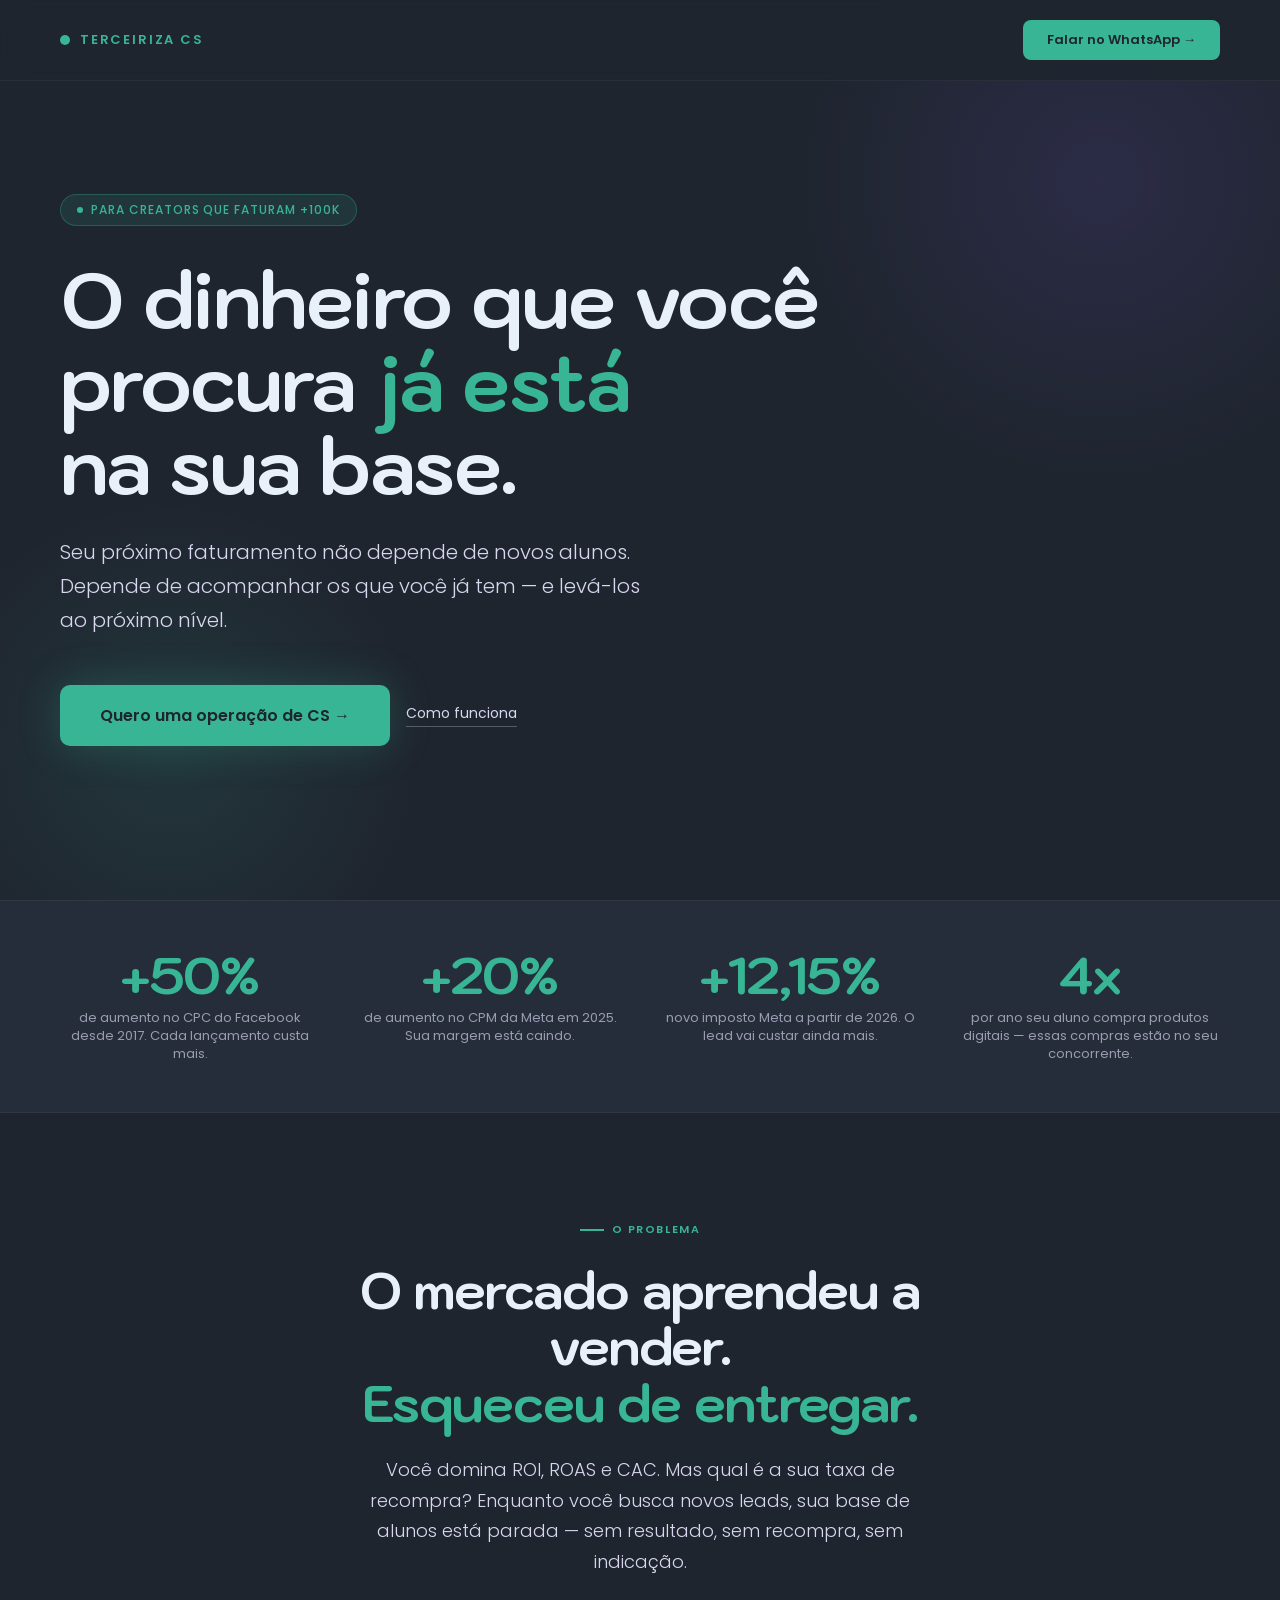
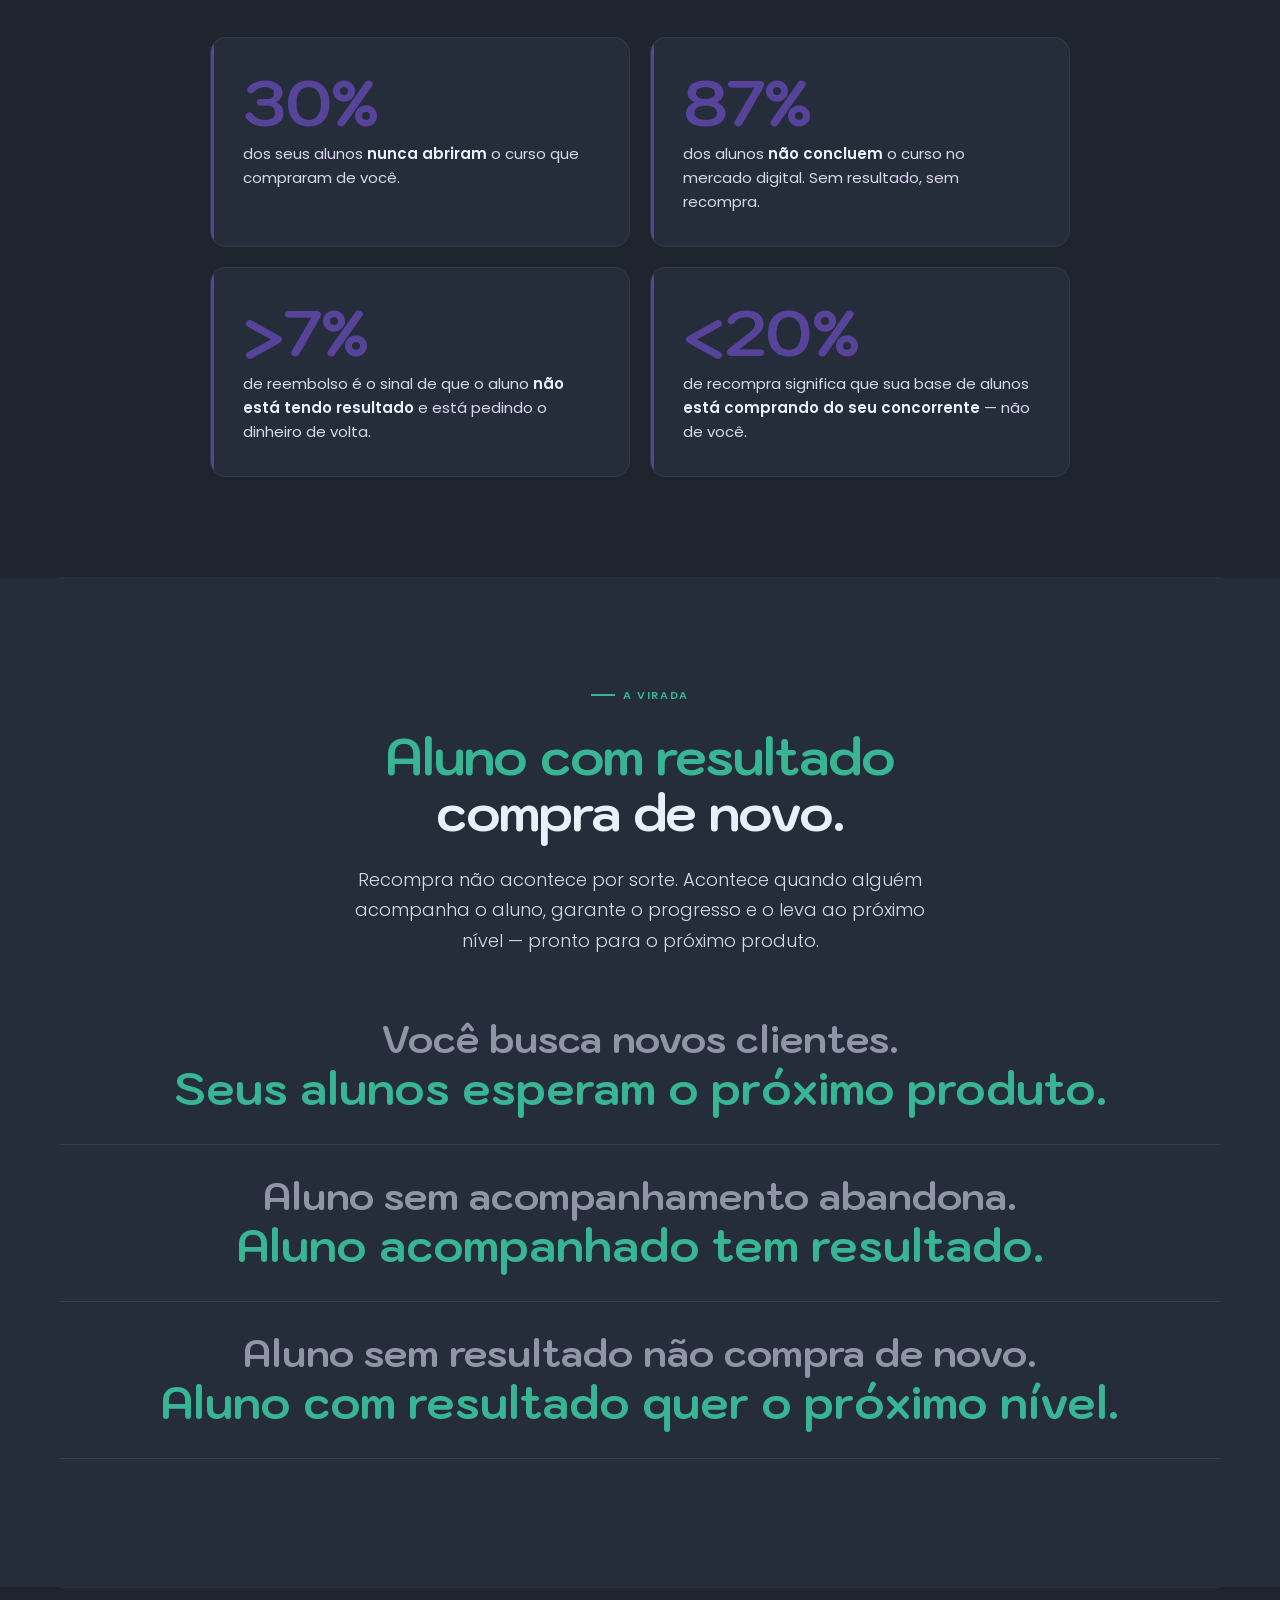
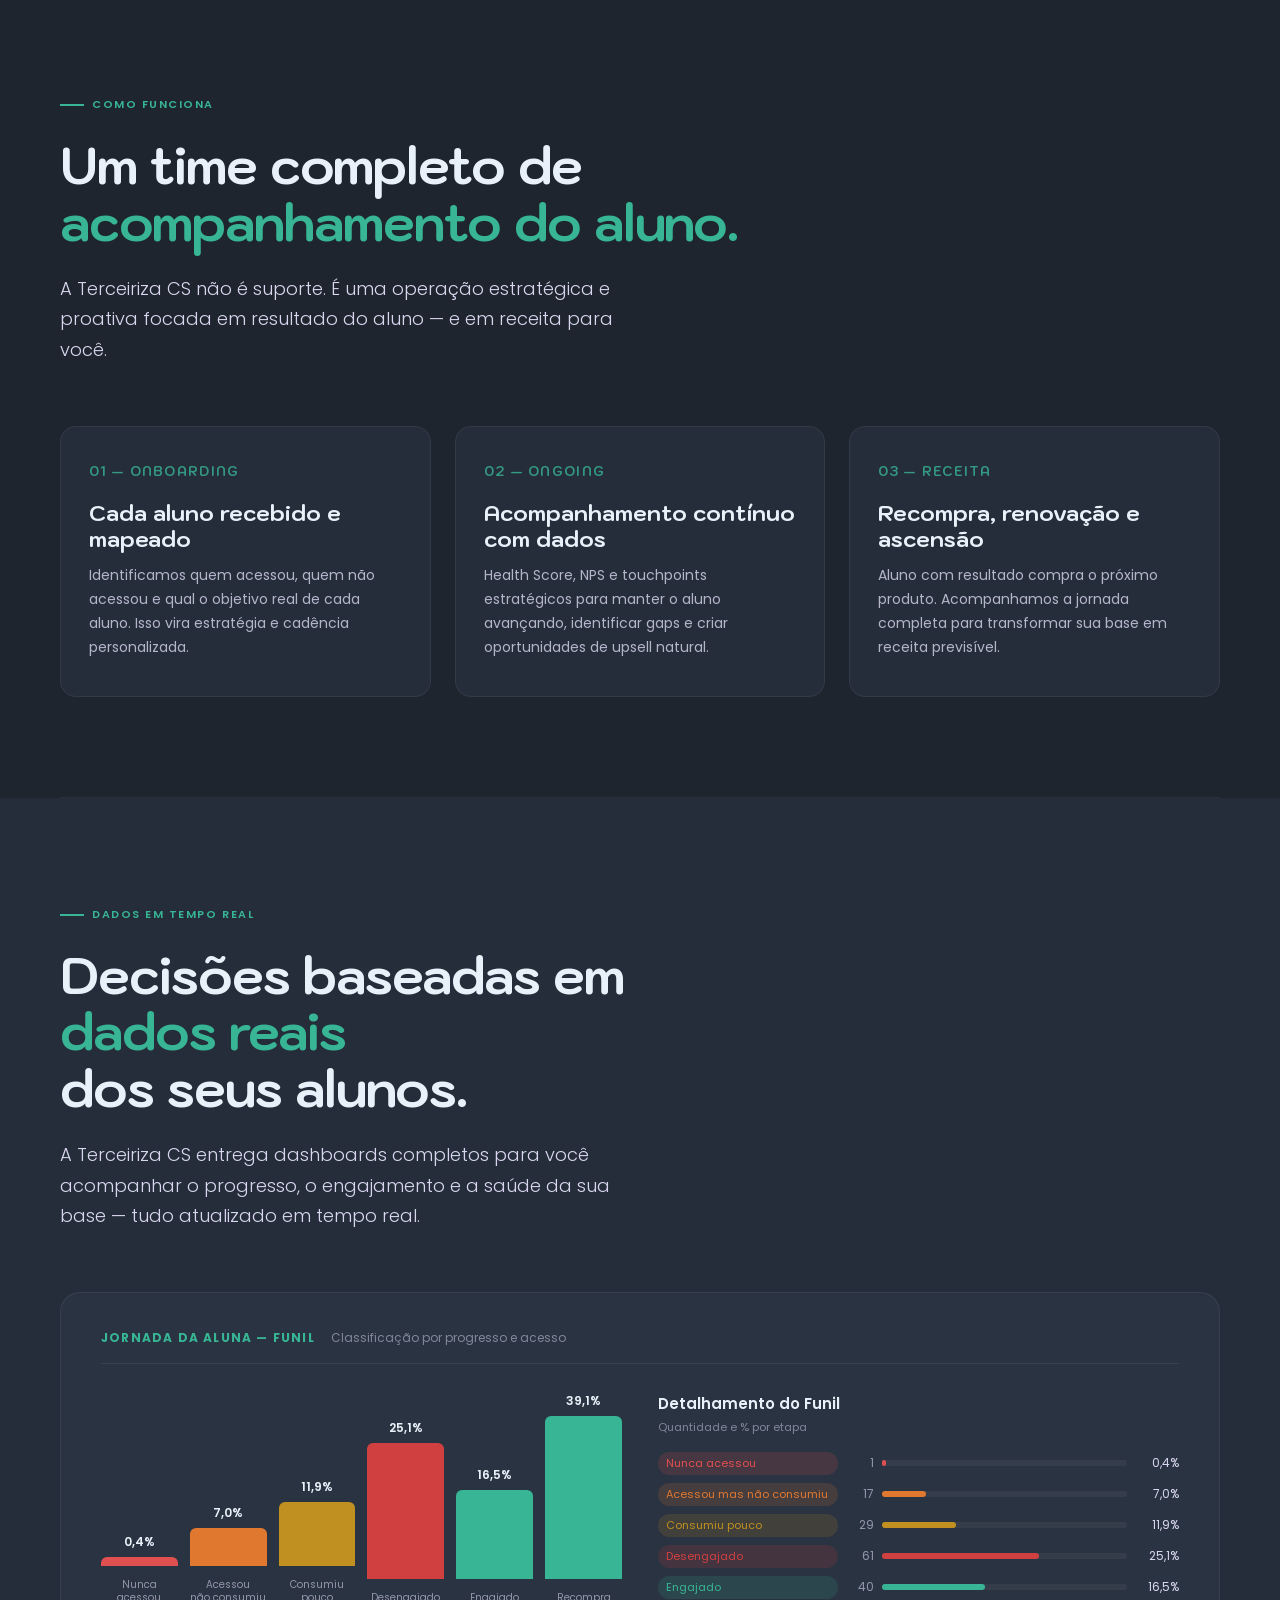
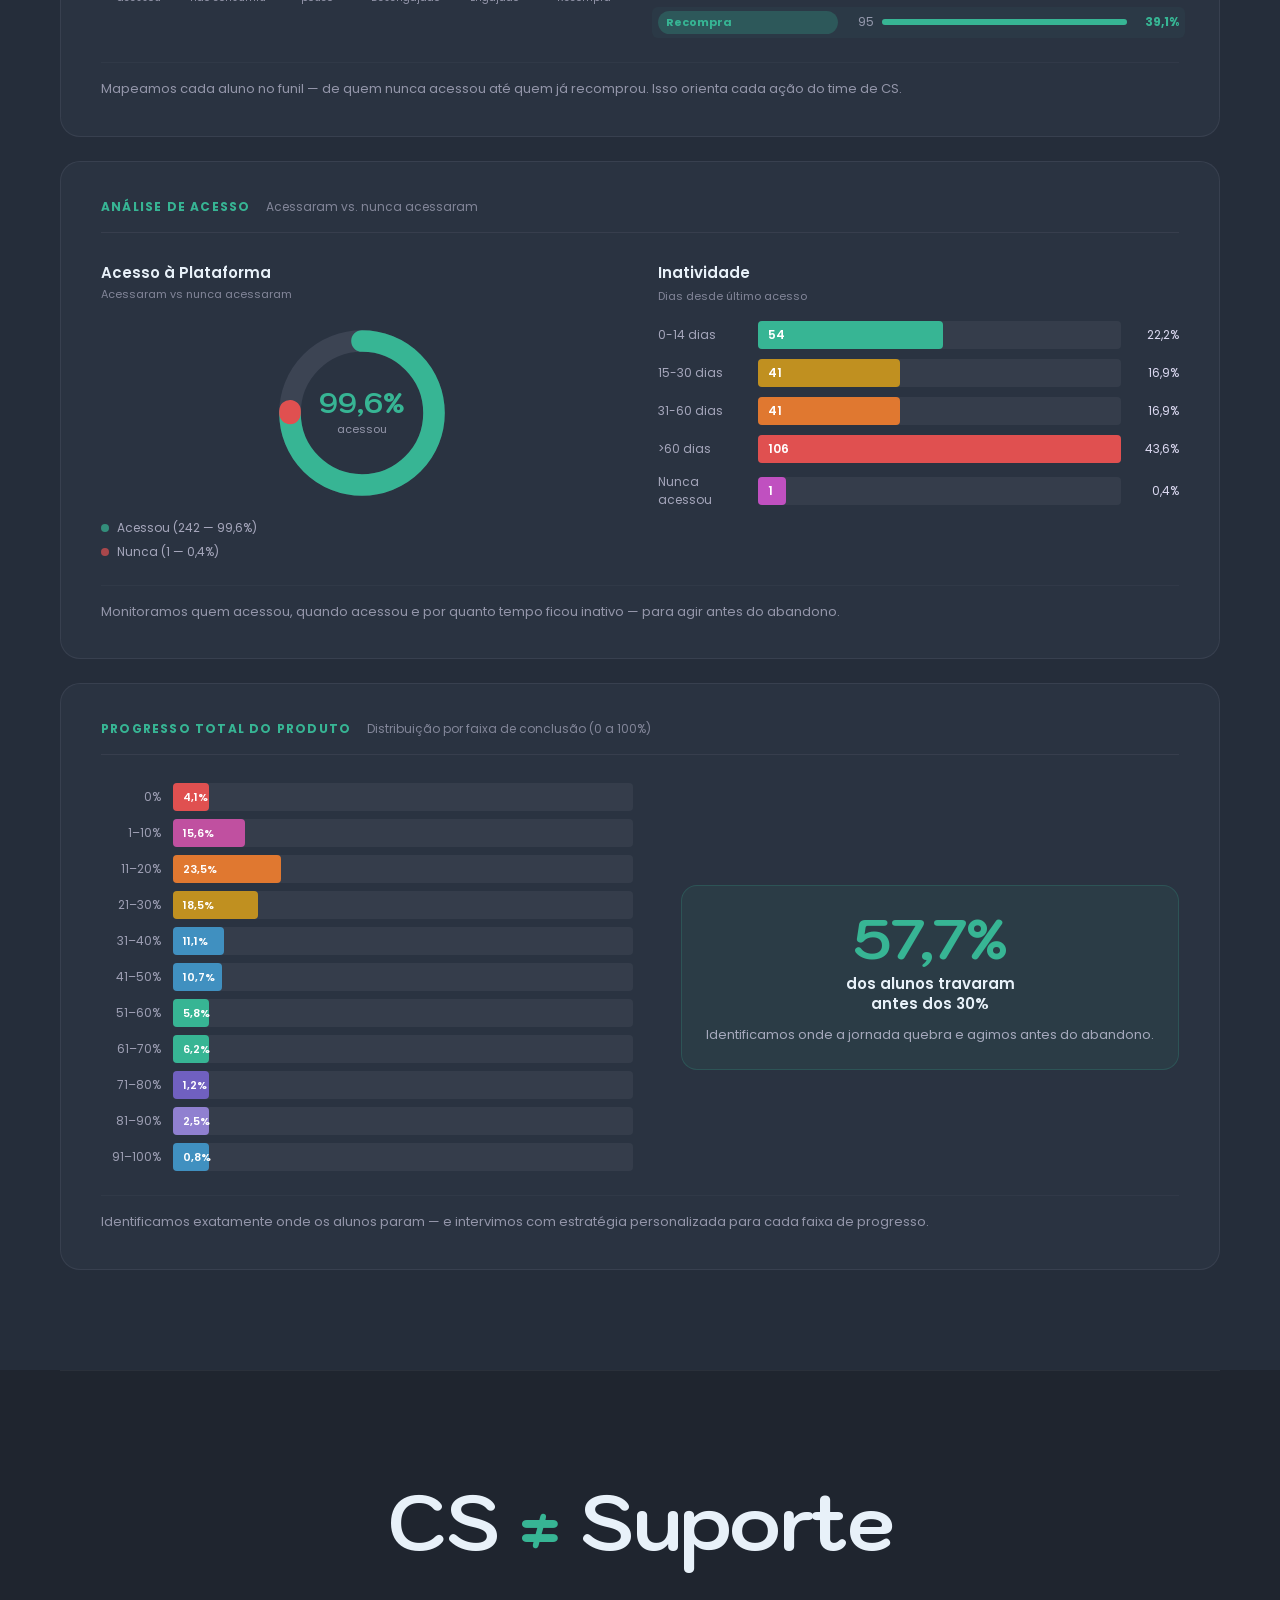
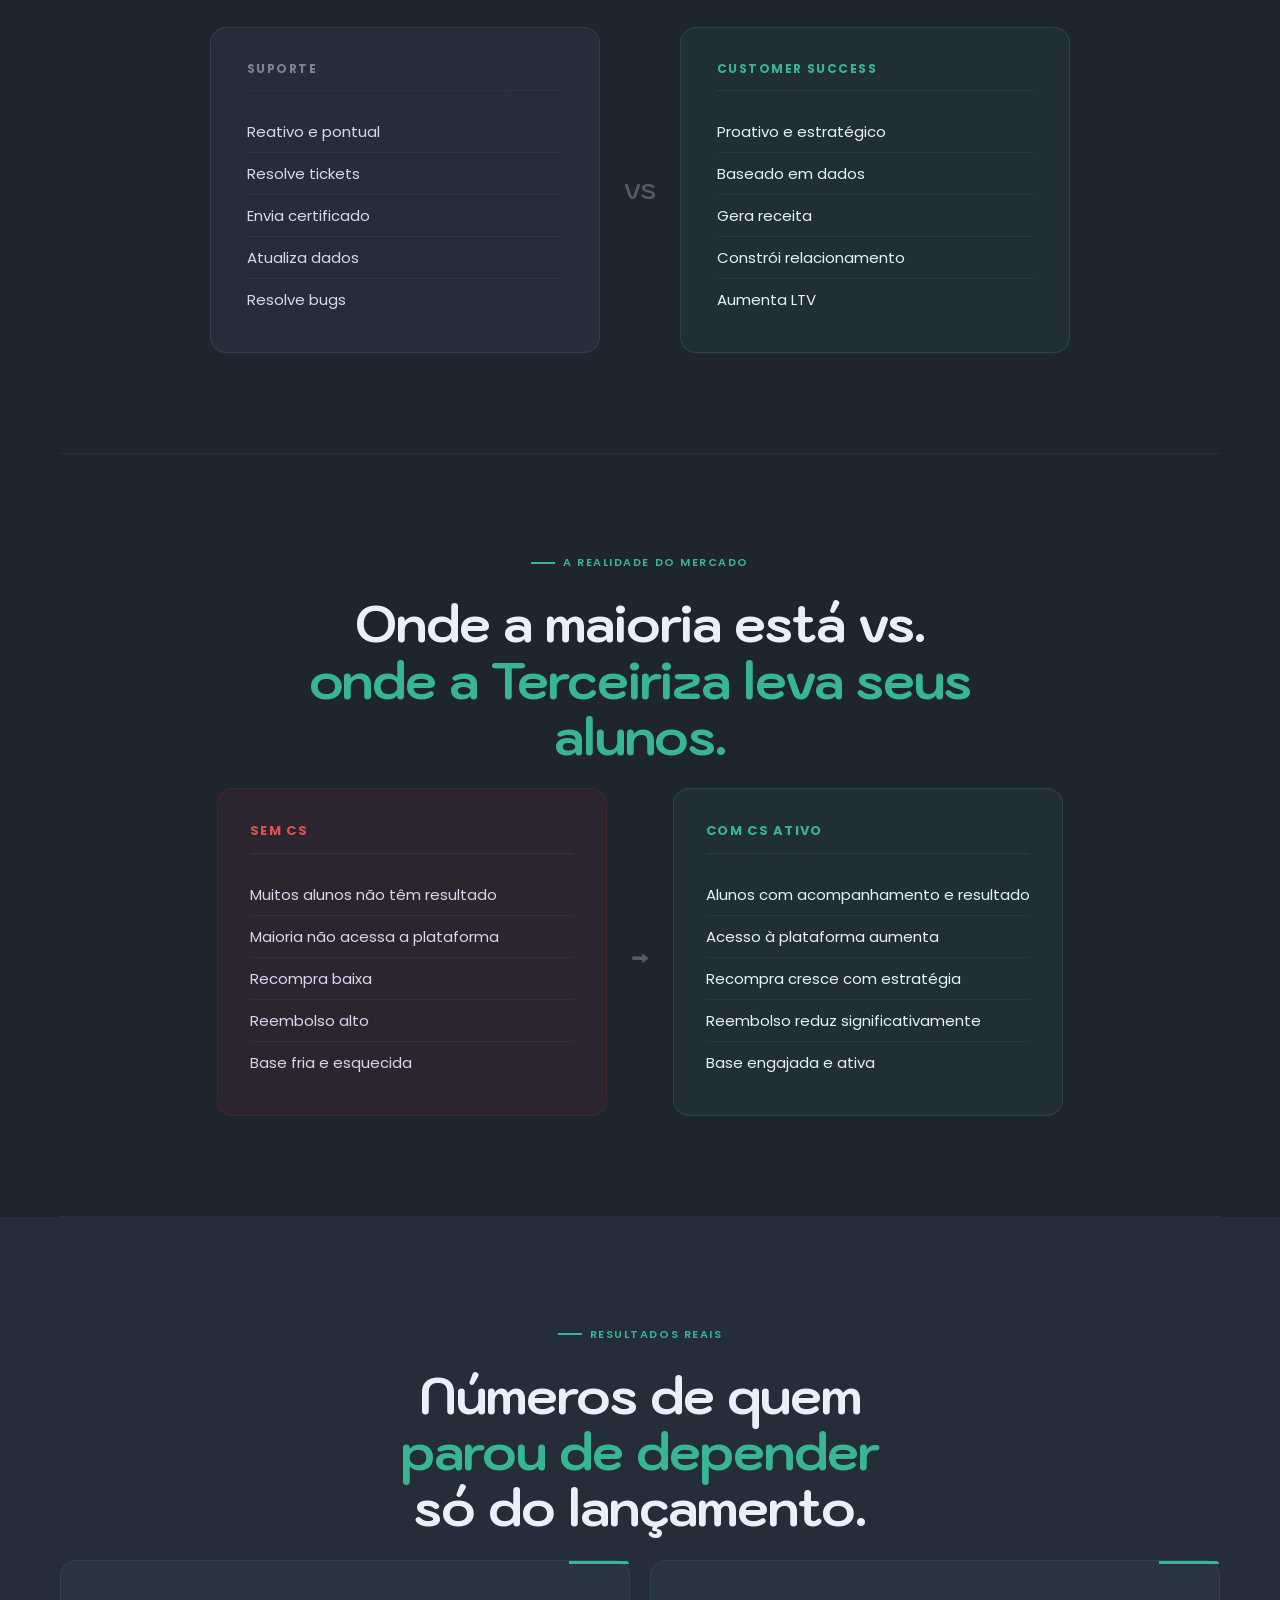
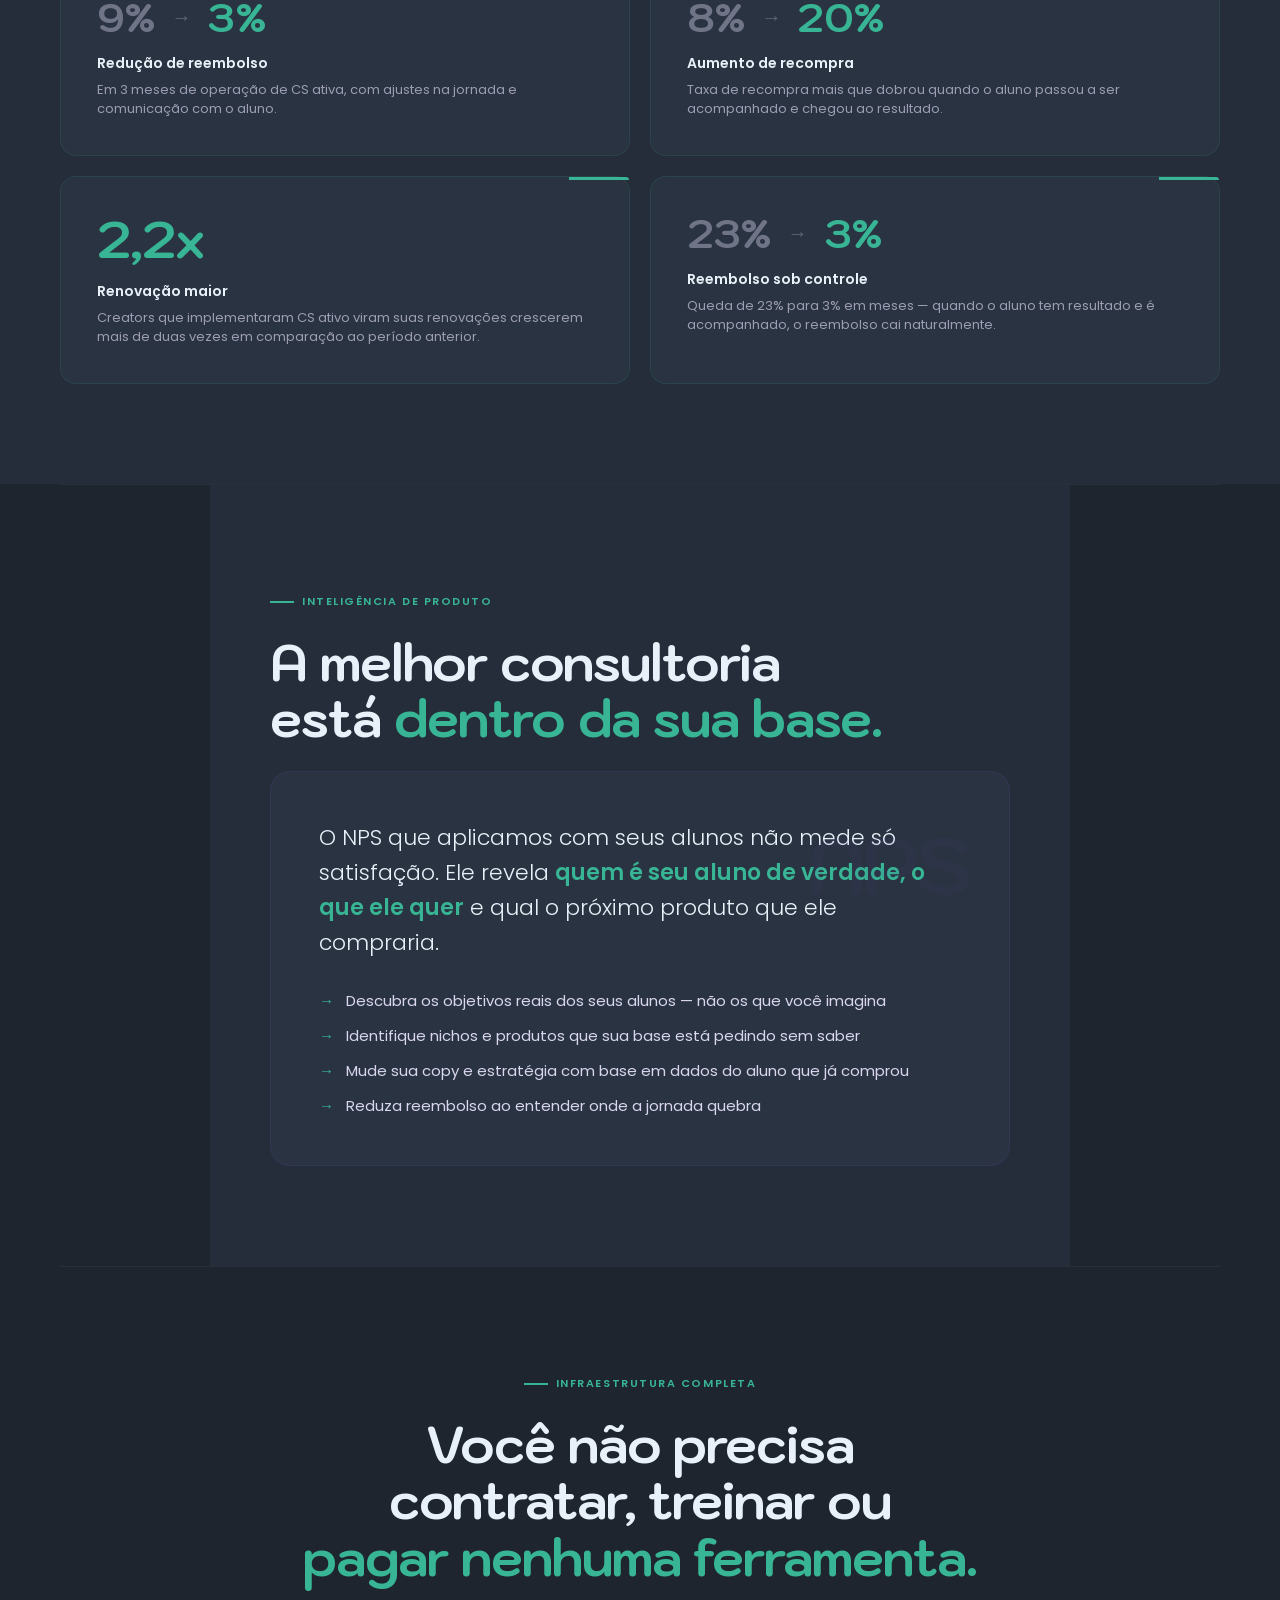
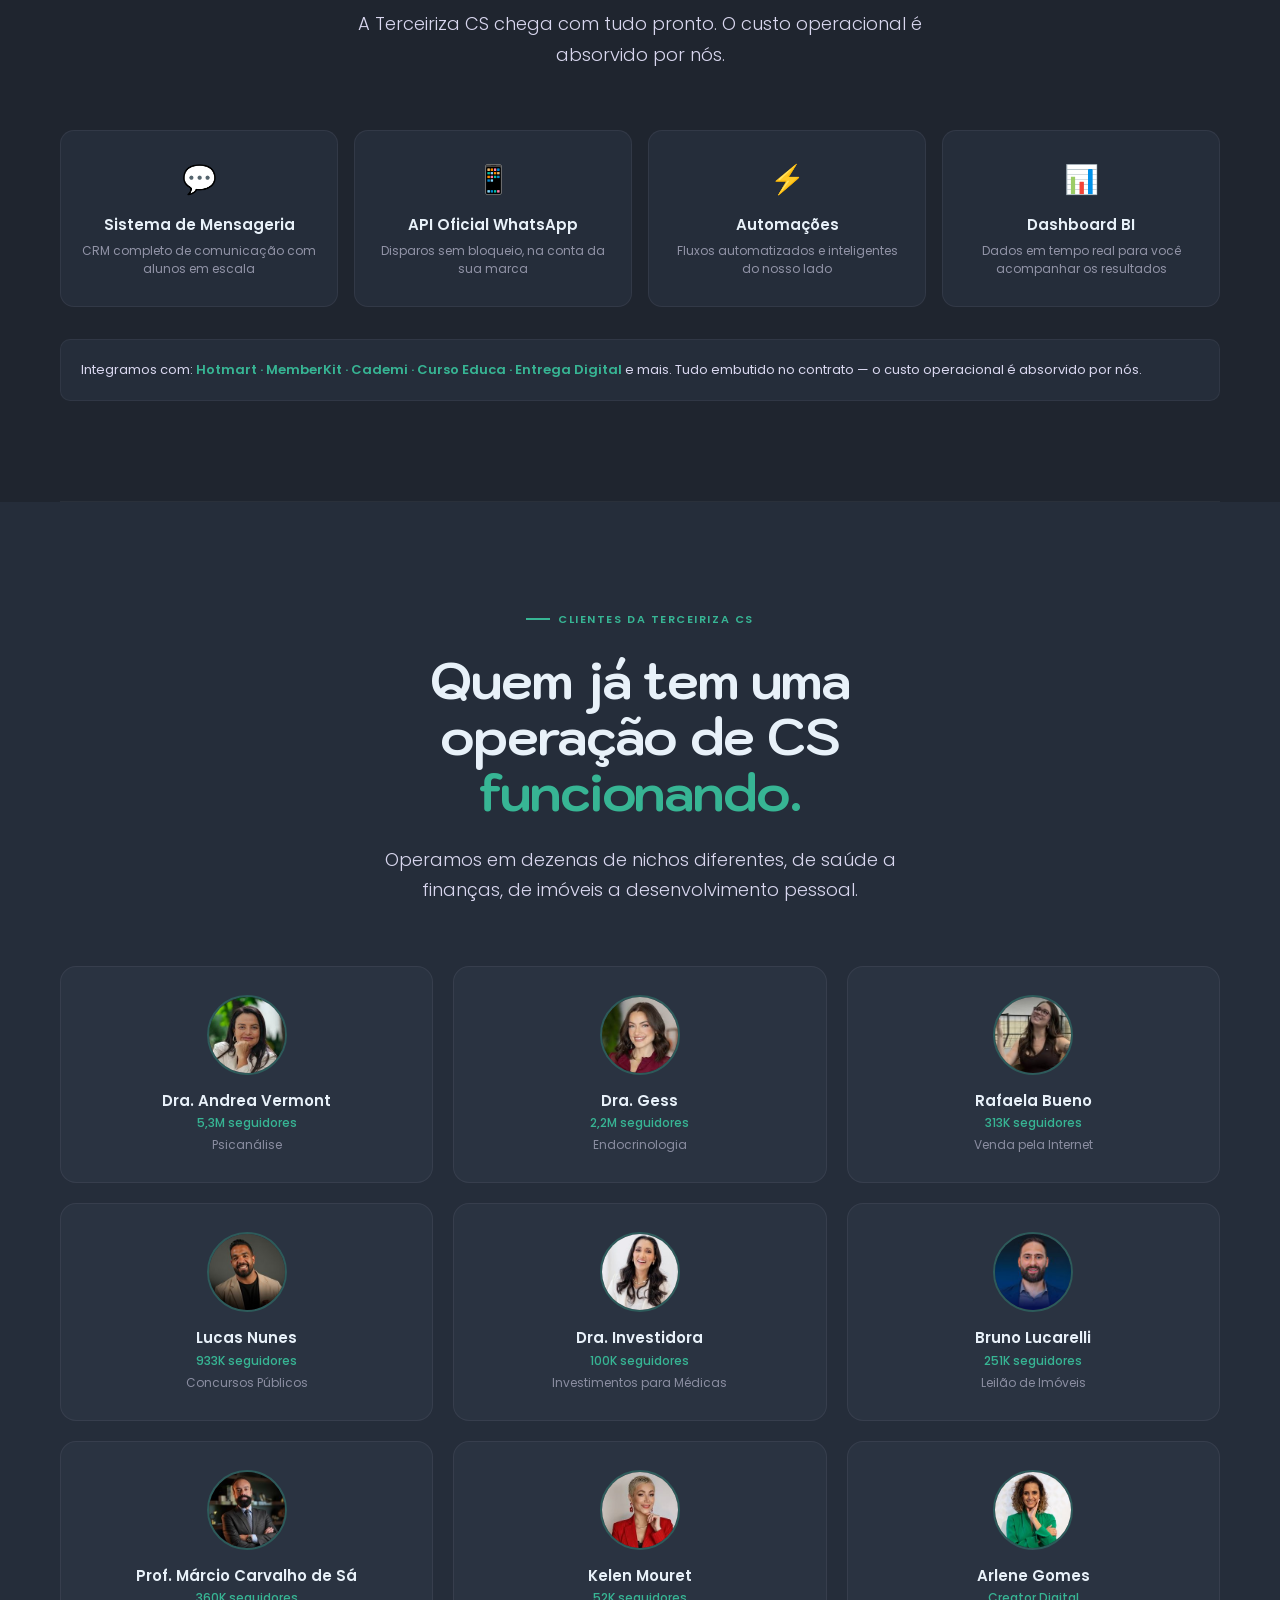
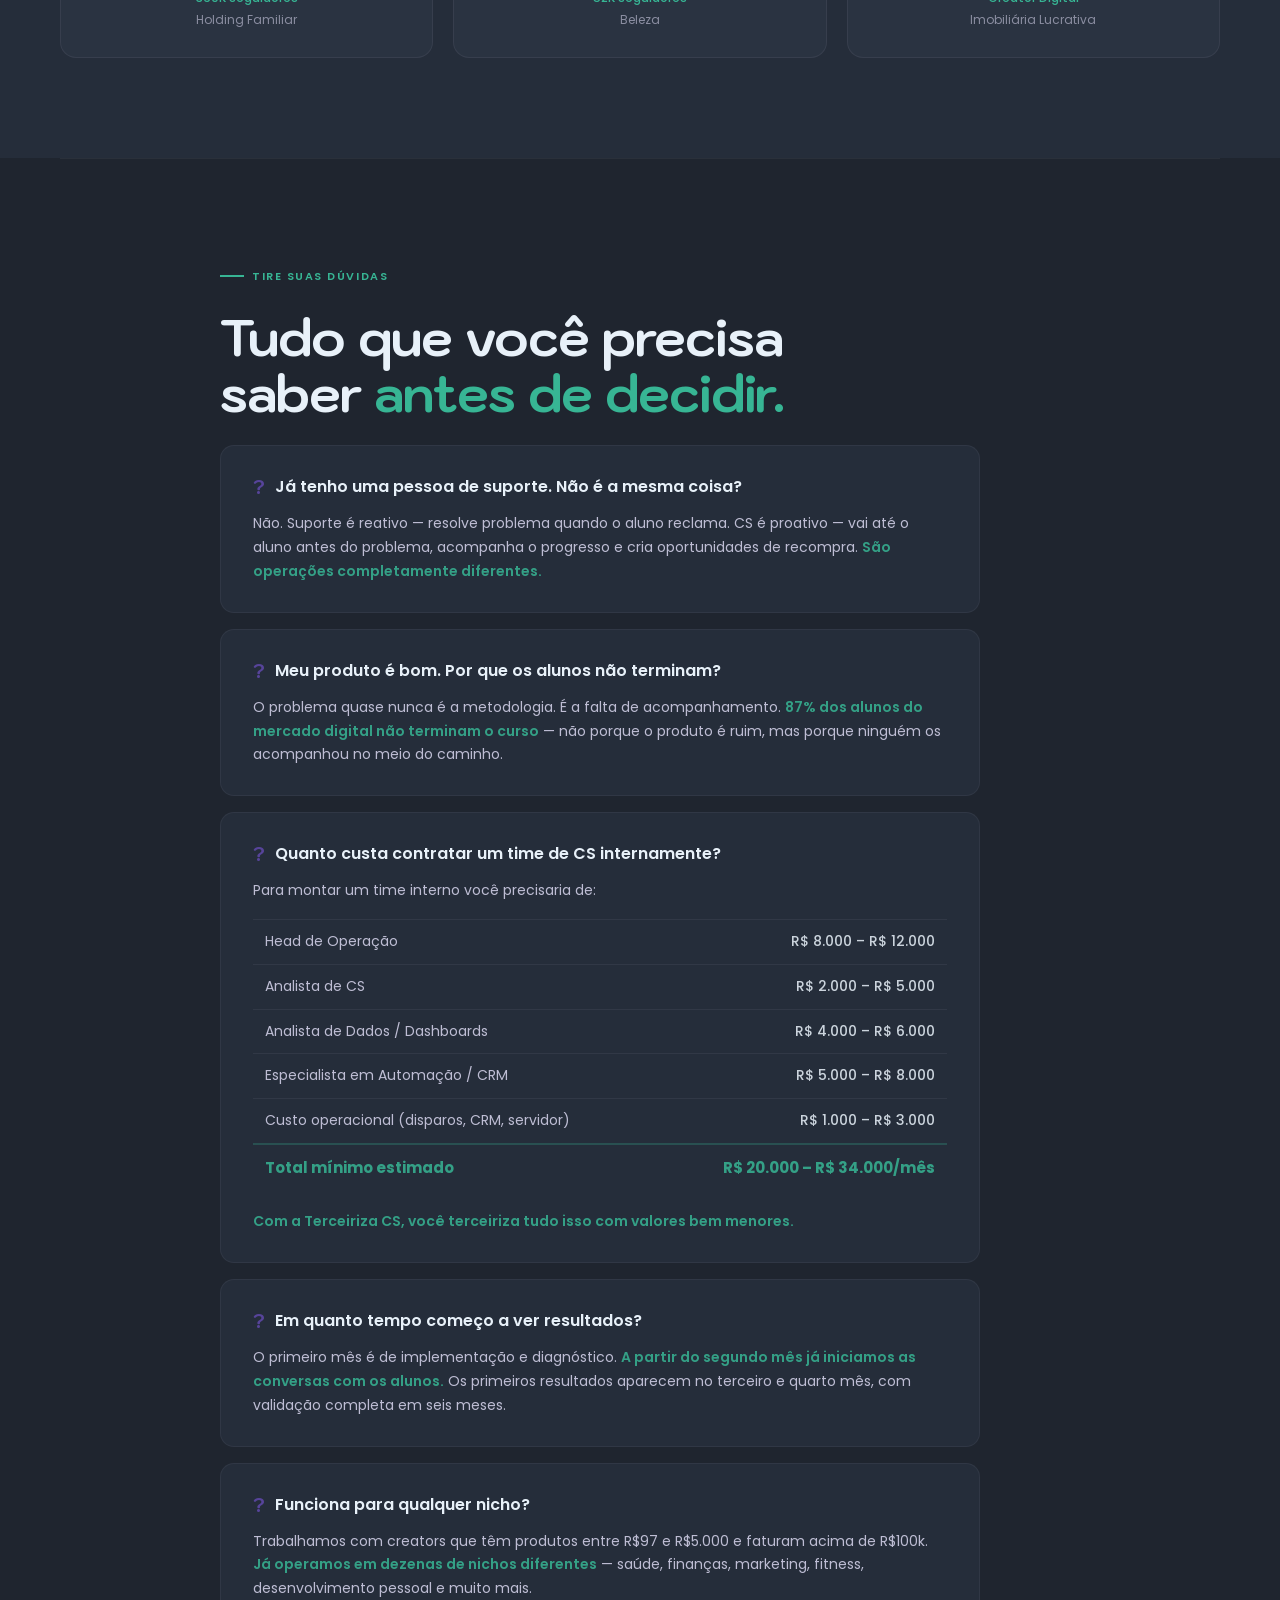
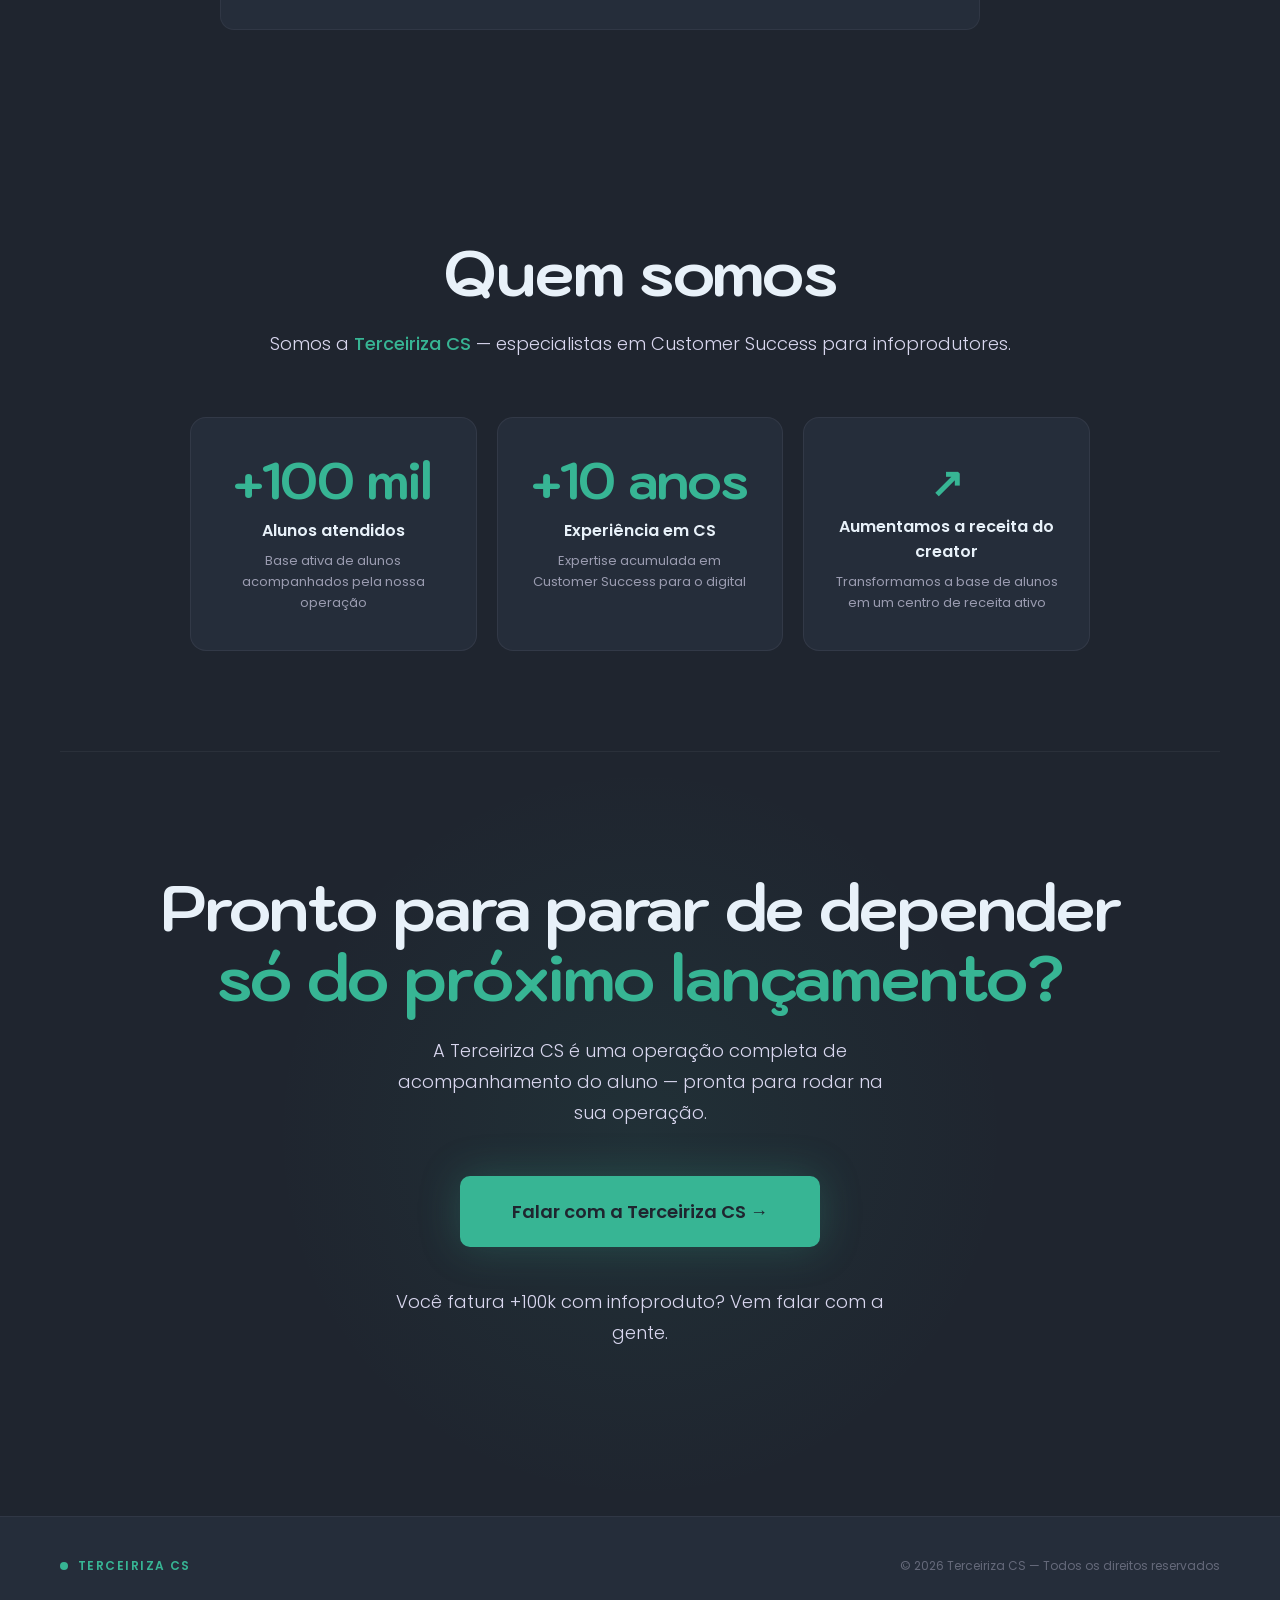
<file: dependerdoproximolancamento/index.html>
<!DOCTYPE html>
<html lang="pt-BR">
<head>
<meta charset="UTF-8">
<meta name="viewport" content="width=device-width, initial-scale=1.0">
<title>Terceiriza CS — Acompanhamento de Alunos para Creators</title>
<link rel="icon" type="image/jpeg" href="[data-uri]">
<link href="https://fonts.googleapis.com/css2?family=Kodchasan:wght@400;700&family=Poppins:wght@300;400;500;600&display=swap" rel="stylesheet">
<style>:root {
  --bg: #1F252F;
  --bg2: #252d3a;
  --bg3: #2a3341;
  --white: #E8F1F9;
  --lav: #D9D7EF;
  --purple: #57449A;
  --green: #37B594;
  --green-dim: rgba(55,181,148,0.12);
  --purple-dim: rgba(87,68,154,0.15);
}
*, *::before, *::after { box-sizing: border-box; margin: 0; padding: 0; }
html, body { overflow-x: hidden; max-width: 100%; }
html { scroll-behavior: smooth; }
body { background: var(--bg); color: var(--white); font-family: 'Poppins', sans-serif; font-weight: 400; overflow-x: hidden; }
h1, h2, h3, h4 { font-family: 'Kodchasan', sans-serif; font-weight: 700; }

@keyframes fadeUp { from { opacity:0; transform:translateY(32px); } to { opacity:1; transform:translateY(0); } }
@keyframes fadeIn { from { opacity:0; } to { opacity:1; } }
@keyframes pulse { 0%,100% { opacity:1; } 50% { opacity:0.5; } }
@keyframes float { 0%,100% { transform:translateY(0); } 50% { transform:translateY(-10px); } }

.reveal { opacity:0; transform:translateY(28px); transition:opacity 0.7s ease, transform 0.7s ease; }
.reveal.visible { opacity:1; transform:translateY(0); }

/* NAV */
nav {
  position:fixed; top:0; left:0; right:0; z-index:100;
  display:flex; align-items:center; justify-content:space-between;
  padding:20px 60px;
  background:rgba(31,37,47,0.92); backdrop-filter:blur(12px);
  border-bottom:1px solid rgba(217,215,239,0.06);
}
.nav-logo { display:flex; align-items:center; gap:10px; }
.nav-dot { width:10px; height:10px; border-radius:50%; background:var(--green); animation:pulse 2.5s infinite; }
.nav-name { font-family:'Poppins',sans-serif; font-weight:600; font-size:13px; letter-spacing:0.14em; color:var(--green); text-transform:uppercase; }
.nav-cta { background:var(--green); color:var(--bg); font-family:'Poppins',sans-serif; font-size:13px; font-weight:600; padding:10px 24px; border-radius:8px; text-decoration:none; transition:opacity 0.2s; }
.nav-cta:hover { opacity:0.85; }

/* HERO */
.hero { min-height:100vh; display:flex; flex-direction:column; justify-content:center; align-items:flex-start; padding:140px 60px 100px; position:relative; overflow:hidden; }
.hero-orb1 { position:absolute; top:-120px; right:-120px; width:600px; height:600px; border-radius:50%; background:radial-gradient(circle, rgba(87,68,154,0.22) 0%, transparent 70%); pointer-events:none; }
.hero-orb2 { position:absolute; bottom:-100px; left:-80px; width:500px; height:500px; border-radius:50%; background:radial-gradient(circle, rgba(55,181,148,0.12) 0%, transparent 70%); pointer-events:none; animation:float 8s ease-in-out infinite; }
.hero-tag { display:inline-flex; align-items:center; gap:8px; background:var(--green-dim); border:1px solid rgba(55,181,148,0.3); border-radius:20px; padding:6px 16px; margin-bottom:32px; font-size:12px; font-weight:500; color:var(--green); letter-spacing:0.08em; text-transform:uppercase; animation:fadeIn 0.8s ease both; }
.hero-tag span { width:6px; height:6px; border-radius:50%; background:var(--green); }
.hero h1 { font-size:clamp(48px,6vw,88px); line-height:1.08; letter-spacing:-0.02em; max-width:900px; animation:fadeUp 0.9s ease 0.1s both; }
.hero h1 em { color:var(--green); font-style:normal; }
.hero-sub { margin-top:28px; font-size:20px; font-weight:300; color:var(--lav); max-width:580px; line-height:1.7; animation:fadeUp 0.9s ease 0.25s both; }
.hero-cta { margin-top:48px; display:flex; flex-direction:column; gap:12px; animation:fadeUp 0.9s ease 0.4s both; }
.hero-cta-row { display:flex; gap:16px; align-items:center; }
.hero-qual-bottom { font-size:12px; color:var(--lav); opacity:0.4; margin-top:4px; }
.btn-primary { background:var(--green); color:var(--bg); font-family:'Poppins',sans-serif; font-weight:600; font-size:16px; padding:18px 40px; border-radius:10px; text-decoration:none; transition:transform 0.2s, box-shadow 0.2s; box-shadow:0 0 40px rgba(55,181,148,0.25); }
.btn-primary:hover { transform:translateY(-2px); box-shadow:0 8px 48px rgba(55,181,148,0.35); }
.btn-ghost { color:var(--lav); font-size:14px; text-decoration:none; border-bottom:1px solid rgba(217,215,239,0.3); padding-bottom:2px; transition:color 0.2s, border-color 0.2s; }
.btn-ghost:hover { color:var(--white); border-color:var(--white); }

/* STATS STRIP */
.stats-strip { background:var(--bg2); border-top:1px solid rgba(217,215,239,0.06); border-bottom:1px solid rgba(217,215,239,0.06); padding:48px 60px; display:grid; grid-template-columns:repeat(4,1fr); gap:40px; }
.stat-item { text-align:center; }
.stat-num { font-family:'Kodchasan',sans-serif; font-weight:700; font-size:52px; color:var(--green); line-height:1; letter-spacing:-0.02em; }
.stat-label { font-size:13px; color:var(--lav); opacity:0.65; margin-top:8px; line-height:1.4; }

/* SECTIONS */
section { padding:100px 60px; }
.section-tag { display:inline-flex; align-items:center; gap:8px; font-size:11px; font-weight:600; letter-spacing:0.14em; text-transform:uppercase; color:var(--green); margin-bottom:24px; }
.section-tag::before { content:''; display:block; width:24px; height:2px; background:var(--green); }
.section-title { font-size:clamp(36px,4vw,58px); line-height:1.1; letter-spacing:-0.02em; max-width:720px; margin-bottom:24px; } .csvs .section-title, .csvs .section-sub, .csvs .section-tag { text-align:center; margin-left:auto; margin-right:auto; }
.section-title em { color:var(--green); font-style:normal; }
.section-sub { font-size:18px; font-weight:300; color:var(--lav); max-width:580px; line-height:1.7; margin-bottom:60px; } .contrast .section-sub, .contrast .section-title { margin-left:auto; margin-right:auto; }

/* PROBLEM */
.problem { background:var(--bg); }
.problem-grid { display:grid; grid-template-columns:1fr 1fr; gap:20px; max-width:860px; }
.problem-card { background:var(--bg2); border:1px solid rgba(217,215,239,0.07); border-radius:16px; padding:32px; position:relative; overflow:hidden; }
.problem-card::before { content:''; position:absolute; top:0; left:0; width:3px; height:100%; background:var(--purple); }
.problem-num { font-family:'Kodchasan',sans-serif; font-weight:700; font-size:64px; color:var(--purple); letter-spacing:-0.02em; line-height:1; margin-bottom:8px; }
.problem-desc { font-size:15px; color:var(--lav); line-height:1.6; }
.problem-desc strong { color:var(--white); font-weight:600; }

/* CONTRAST */
.contrast { background:var(--bg2); }
.contrast-line { display:flex; flex-direction:column; gap:0; border:none; border-bottom:1px solid rgba(55,181,148,0.2); padding:0 0 28px 0; margin-bottom:28px; align-items:center; text-align:center; }
.contrast-muted { font-size:clamp(24px,3vw,40px); color:var(--lav); opacity:0.6; font-family:'Kodchasan',sans-serif; font-weight:700; line-height:1.2; }
.contrast-strong { font-size:clamp(28px,3.5vw,48px); color:var(--green); font-family:'Kodchasan',sans-serif; font-weight:700; line-height:1.2; }

/* HOW */
.how { background:var(--bg); }
.steps { display:grid; grid-template-columns:repeat(3,1fr); gap:24px; }
.step-card { background:var(--bg2); border:1px solid rgba(217,215,239,0.07); border-radius:16px; padding:36px 28px; transition:transform 0.3s, border-color 0.3s; }
.step-card:hover { transform:translateY(-4px); border-color:rgba(55,181,148,0.25); }
.step-num { font-family:'Kodchasan',sans-serif; font-weight:700; font-size:13px; color:var(--green); letter-spacing:0.1em; margin-bottom:20px; opacity:0.8; }
.step-title { font-size:22px; margin-bottom:12px; line-height:1.2; }
.step-desc { font-size:14px; color:var(--lav); line-height:1.7; opacity:0.8; }

/* RESULTS */
.problem .section-title, .problem .section-sub, .problem .section-tag { margin-left:auto; margin-right:auto; } .problem .problem-grid { text-align:left; margin-left:auto; margin-right:auto; } .results { background:var(--bg2); } .results .section-title, .results .section-sub, .results .section-tag { margin-left:auto; margin-right:auto; } .results .results-grid { text-align:left; }
.results-grid { display:grid; grid-template-columns:repeat(2,1fr); gap:20px; }
.result-card { background:var(--bg3); border:1px solid rgba(55,181,148,0.12); border-radius:16px; padding:36px; position:relative; }
.result-card::after { content:''; position:absolute; top:0; right:0; width:60px; height:3px; background:var(--green); border-radius:0 16px 0 0; }
.result-before-after { display:flex; align-items:center; gap:16px; margin-bottom:16px; }
.result-val { font-family:'Kodchasan',sans-serif; font-weight:700; font-size:40px; line-height:1; letter-spacing:-0.02em; }
.result-val.before { color:var(--lav); opacity:0.4; }
.result-val.after { color:var(--green); }
.result-arrow { font-size:20px; color:var(--lav); opacity:0.3; }
.result-label { font-size:14px; font-weight:600; color:var(--white); margin-bottom:6px; }
.result-desc { font-size:13px; color:var(--lav); opacity:0.65; line-height:1.5; }
.result-single { font-family:'Kodchasan',sans-serif; font-weight:700; font-size:52px; color:var(--green); line-height:1; letter-spacing:-0.02em; margin-bottom:16px; }

/* CS VS SUPORTE */
.csvs { background:var(--bg); display:flex; flex-direction:column; align-items:center; text-align:left; }
.csvs-grid { display:grid; grid-template-columns:1fr auto 1fr; gap:24px; align-items:center; max-width:860px; margin:0 auto; }
.csvs-card { border-radius:16px; padding:32px; }
.csvs-card.suporte { background:var(--bg2); border:1px solid rgba(217,215,239,0.07); }
.csvs-card.cs { background:rgba(55,181,148,0.07); border:1px solid rgba(55,181,148,0.2); }
.csvs-title { font-size:13px; font-weight:600; letter-spacing:0.1em; text-transform:uppercase; margin-bottom:20px; padding-bottom:12px; border-bottom:1px solid rgba(217,215,239,0.08); }
.csvs-card.suporte .csvs-title { color:var(--lav); opacity:0.5; }
.csvs-card.cs .csvs-title { color:var(--green); }
.csvs-item { font-size:15px; color:var(--lav); padding:8px 0; border-bottom:1px solid rgba(217,215,239,0.05); }
.csvs-item:last-child { border-bottom:none; }
.csvs-card.cs .csvs-item { color:var(--white); }
.csvs-vs { font-family:'Kodchasan',sans-serif; font-weight:700; font-size:24px; color:var(--lav); opacity:0.3; text-align:center; }

/* NPS */
.nps { background:var(--bg2); }
.nps-block { background:var(--bg3); border:1px solid rgba(87,68,154,0.2); border-radius:20px; padding:48px; max-width:800px; position:relative; overflow:hidden; }
.nps-block::before { content:'NPS'; position:absolute; right:40px; top:40px; font-family:'Kodchasan',sans-serif; font-weight:700; font-size:80px; color:var(--purple); opacity:0.08; letter-spacing:-0.04em; }
.nps-quote { font-size:22px; line-height:1.6; color:var(--white); margin-bottom:28px; font-weight:300; }
.nps-quote strong { color:var(--green); font-weight:600; }
.nps-items { display:flex; flex-direction:column; gap:12px; }
.nps-item { display:flex; align-items:flex-start; gap:12px; font-size:15px; color:var(--lav); }
.nps-item::before { content:'→'; color:var(--green); flex-shrink:0; font-weight:600; }

/* TOOLS */
.tools { background:var(--bg); } .tools .section-title, .tools .section-sub, .tools .section-tag { margin-left:auto; margin-right:auto; } .tools .tools-grid, .tools .tools-integrations { text-align:left; }
.tools-grid { display:grid; grid-template-columns:repeat(4,1fr); gap:16px; margin-bottom:32px; }
.tool-card { background:var(--bg2); border:1px solid rgba(217,215,239,0.07); border-radius:14px; padding:28px 20px; text-align:center; transition:border-color 0.3s, transform 0.3s; }
.tool-card:hover { border-color:rgba(55,181,148,0.3); transform:translateY(-3px); }
.tool-icon { font-size:28px; margin-bottom:12px; }
.tool-name { font-size:15px; font-weight:600; color:var(--white); margin-bottom:6px; }
.tool-desc { font-size:12px; color:var(--lav); opacity:0.6; line-height:1.5; }
.tools-integrations { font-size:13px; color:var(--lav); opacity:0.55; text-align:center; padding:20px; border:1px solid rgba(217,215,239,0.06); border-radius:10px; background:var(--bg2); }
.tools-integrations strong { color:var(--green); font-weight:600; }

/* CLIENTS */
.clients { background:var(--bg2); } .clients .section-title, .clients .section-sub, .clients .section-tag { margin-left:auto; margin-right:auto; } .clients .clients-grid { text-align:left; }

/* CLIENTS PHOTO */
.clients-grid { display:grid; grid-template-columns:repeat(3,1fr); gap:20px; }
.client-avatar-wrap { width:80px; height:80px; border-radius:50%; overflow:hidden; margin:0 auto 16px; border:2px solid rgba(55,181,148,0.3); }
.client-photo { width:100%; height:100%; object-fit:cover; }

.client-card { background:var(--bg3); border:1px solid rgba(217,215,239,0.07); border-radius:16px; padding:28px 20px; text-align:center; transition:border-color 0.3s, transform 0.3s; }
.client-card:hover { border-color:rgba(55,181,148,0.2); transform:translateY(-3px); }
.client-avatar { width:64px; height:64px; border-radius:50%; margin:0 auto 16px; display:flex; align-items:center; justify-content:center; font-family:'Kodchasan',sans-serif; font-weight:700; font-size:22px; color:var(--bg); }
.client-name { font-size:15px; font-weight:600; color:var(--white); margin-bottom:4px; line-height:1.3; }
.client-followers { font-size:12px; color:var(--green); font-weight:500; margin-bottom:4px; }
.client-niche { font-size:12px; color:var(--lav); opacity:0.55; }

/* OBJECTIONS */
.objections { background:var(--bg); }
.obj-list { display:flex; flex-direction:column; gap:16px; max-width:760px; }
.obj-item { background:var(--bg2); border:1px solid rgba(217,215,239,0.06); border-radius:14px; padding:28px 32px; transition:border-color 0.3s; }
.obj-item:hover { border-color:rgba(55,181,148,0.2); }
.obj-q { font-size:16px; font-weight:600; color:var(--white); margin-bottom:12px; display:flex; align-items:flex-start; gap:10px; }
.obj-q::before { content:'?'; color:var(--purple); font-family:'Kodchasan',sans-serif; font-weight:700; font-size:20px; flex-shrink:0; }
.obj-a { font-size:14px; color:var(--lav); line-height:1.7; opacity:0.85; }
.obj-a strong { color:var(--green); font-weight:600; }

/* CTA FINAL */
.cta-final { background:var(--bg); padding:120px 60px; text-align:center; position:relative; overflow:hidden; }
.cta-orb { position:absolute; top:50%; left:50%; transform:translate(-50%,-50%); width:800px; height:800px; border-radius:50%; background:radial-gradient(circle, rgba(55,181,148,0.08) 0%, transparent 65%); pointer-events:none; }
.cta-final h2 { font-size:clamp(40px,5vw,72px); line-height:1.1; letter-spacing:-0.02em; margin-bottom:24px; position:relative; }
.cta-final h2 em { color:var(--green); font-style:normal; }
.cta-final p { font-size:18px; color:var(--lav); max-width:500px; margin:0 auto 48px; line-height:1.7; font-weight:300; position:relative; }
.cta-qual-final { font-size:13px; color:var(--lav); opacity:0.4; margin-top:20px; position:relative; }
.cta-price { font-size:13px; color:var(--green); opacity:0.7; margin-top:10px; position:relative; }

/* FOOTER */
footer { background:var(--bg2); border-top:1px solid rgba(217,215,239,0.06); padding:40px 60px; display:flex; align-items:center; justify-content:space-between; }
.footer-logo { display:flex; align-items:center; gap:10px; }
.footer-dot { width:8px; height:8px; border-radius:50%; background:var(--green); }
.footer-name { font-size:12px; font-weight:600; letter-spacing:0.12em; color:var(--green); text-transform:uppercase; }
.footer-copy { font-size:12px; color:var(--lav); opacity:0.35; }

.divider-line { height:1px; background:rgba(217,215,239,0.06); margin:0 60px; }



/* PROBLEM INDICATORS */
.prob-pill { padding:8px 16px; border-radius:20px; font-size:13px; font-weight:500; }
.prob-pill.red { background:rgba(220,60,60,0.12); border:1px solid rgba(220,60,60,0.25); color:#f08080; }

/* CSV NEW */
.csvs-new { display:grid; grid-template-columns:1fr auto 1fr; gap:24px; align-items:center; max-width:860px; margin:0 auto; }
.csvs-card-new { border-radius:16px; padding:32px; }
.csvs-card-new.sem { background:rgba(180,40,40,0.08); border:1px solid rgba(180,40,40,0.2); }
.csvs-card-new.com { background:rgba(55,181,148,0.07); border:1px solid rgba(55,181,148,0.2); }
.csvs-title-new { font-size:13px; font-weight:700; letter-spacing:0.1em; text-transform:uppercase; margin-bottom:20px; padding-bottom:12px; border-bottom:1px solid rgba(217,215,239,0.08); }
.csvs-title-new.sem { color:#e05050; }
.csvs-title-new.com { color:var(--green); }
.csvs-list { list-style:none; display:flex; flex-direction:column; gap:0; }
.csvs-list li { font-size:15px; color:var(--lav); padding:9px 0; border-bottom:1px solid rgba(217,215,239,0.05); }
.csvs-list li:last-child { border-bottom:none; }
.csvs-card-new.com .csvs-list li { color:var(--white); }
.csvs-arrow-new { font-family:"Kodchasan",sans-serif; font-weight:700; font-size:28px; color:var(--lav); opacity:0.3; text-align:center; }

/* QUEM SOMOS */
.quemsomos { background:var(--bg); padding:100px 60px; text-align:center; }
.quemsomos-title { font-size:clamp(40px,5vw,64px); letter-spacing:-0.02em; margin-bottom:16px; }
.quemsomos-sub { font-size:18px; font-weight:300; color:var(--lav); margin-bottom:60px; }
.quemsomos-sub em { color:var(--green); font-style:normal; font-weight:500; }
.quemsomos-grid { display:grid; grid-template-columns:repeat(3,1fr); gap:20px; max-width:900px; margin:0 auto; }
.quemsomos-card { background:var(--bg2); border:1px solid rgba(217,215,239,0.07); border-radius:16px; padding:36px 28px; transition:border-color 0.3s, transform 0.3s; }
.quemsomos-card:hover { border-color:rgba(55,181,148,0.25); transform:translateY(-3px); }
.quemsomos-num { font-family:"Kodchasan",sans-serif; font-weight:700; font-size:52px; color:var(--green); line-height:1; letter-spacing:-0.02em; margin-bottom:12px; }
.quemsomos-label { font-size:16px; font-weight:600; color:var(--white); margin-bottom:8px; }
.quemsomos-desc { font-size:13px; color:var(--lav); opacity:0.65; line-height:1.6; }




/* CS ≠ SUPORTE NEW */
.csne-title { font-size:clamp(48px,6vw,80px); letter-spacing:-0.02em; margin-bottom:56px; }
.csne-grid { display:grid; grid-template-columns:1fr auto 1fr; gap:24px; align-items:center; max-width:860px; margin:0 auto; text-align:left; }
.csne-card { border-radius:16px; padding:32px 36px; }
.csne-card.suporte { background:var(--bg2); border:1px solid rgba(217,215,239,0.09); }
.csne-card.cs { background:rgba(55,181,148,0.07); border:1px solid rgba(55,181,148,0.2); }
.csne-label { font-size:12px; font-weight:700; letter-spacing:0.12em; text-transform:uppercase; margin-bottom:20px; padding-bottom:12px; border-bottom:1px solid rgba(217,215,239,0.08); }
.csne-label.suporte { color:var(--lav); opacity:0.5; }
.csne-label.cs { color:var(--green); }
.csne-list { list-style:none; }
.csne-list li { font-size:15px; color:var(--lav); padding:9px 0; border-bottom:1px solid rgba(217,215,239,0.05); }
.csne-list li:last-child { border-bottom:none; }
.csne-card.cs .csne-list li { color:var(--white); }
.csne-vs { font-family:"Kodchasan",sans-serif; font-weight:700; font-size:22px; color:var(--lav); opacity:0.3; text-align:center; }

@media (max-width:768px) {
  /* Overflow global fix */
  html, body { overflow-x: hidden; max-width: 100vw; }
  *, *::before, *::after { max-width: 100%; }

  /* Nav */
  nav { padding: 16px 24px; }

  /* Hero */
  .hero { padding: 120px 24px 80px; }
  .hero-orb1, .hero-orb2 { display: none; }
  .hero h1 { font-size: clamp(32px, 8vw, 52px); }
  .hero-sub { font-size: 16px; max-width: 100%; }
  .hero-cta-row { flex-direction: column; align-items: flex-start; gap: 12px; }
  .btn-primary { font-size: 15px; padding: 16px 28px; }

  /* Sections */
  section { padding: 64px 24px; overflow-x: hidden; width: 100%; box-sizing: border-box; }

  /* Stats strip */
  .stats-strip { grid-template-columns: repeat(2, 1fr); padding: 40px 24px; gap: 24px; overflow-x: hidden; width: 100%; box-sizing: border-box; }
  .stat-num { font-size: 36px; }
  .stat-label { font-size: 12px; }

  /* Section typography */
  .section-title { font-size: clamp(26px, 7vw, 40px); max-width: 100%; }
  .section-sub { font-size: 16px; max-width: 100%; }

  /* Problem grid */
  .problem-grid { grid-template-columns: 1fr; max-width: 100%; margin: 0; }
  .problem-num { font-size: 52px; }

  /* Contrast lines */
  .contrast-line { padding-left: 16px; }
  .contrast-muted, .contrast-strong { font-size: clamp(20px, 5vw, 32px); }

  /* Steps */
  .steps { grid-template-columns: 1fr; }

  /* CS ne suporte */
  .csne-title { font-size: clamp(32px, 9vw, 52px); margin-bottom: 32px; }
  .csne-grid { grid-template-columns: 1fr; gap: 16px; max-width: 100%; }
  .csne-vs { display: none; }
  .csne-card { padding: 24px 20px; }

  /* Onde a maioria */
  .csvs-new { grid-template-columns: 1fr; gap: 16px; max-width: 100%; }
  .csvs-arrow-new { display: none; }
  .csvs-card-new { padding: 24px 20px; }

  /* Results */
  .results-grid { grid-template-columns: 1fr; }
  .result-val { font-size: 32px; }
  .result-single { font-size: 44px; }

  /* NPS */
  .nps-block { padding: 28px 20px; max-width: 100%; }
  .nps-quote { font-size: 17px; }
  .nps-block::before { display: none; }

  /* Tools */
  .tools-grid { grid-template-columns: repeat(2, 1fr); gap: 12px; }
  .tools-integrations { font-size: 12px; padding: 16px; }

  /* Clients */
  .clients-grid { grid-template-columns: repeat(2, 1fr); gap: 12px; }
  .client-name { font-size: 13px; }
  .client-followers { font-size: 11px; }
  .client-niche { font-size: 11px; }

  /* Objections */
  .obj-list { max-width: 100%; }
  .obj-item { padding: 20px 18px; }
  .obj-q { font-size: 14px; }
  .obj-a { font-size: 13px; }

  /* Quem somos */
  .quemsomos { padding: 64px 24px; }
  .quemsomos-grid { grid-template-columns: 1fr; max-width: 100%; }
  .quemsomos-num { font-size: 40px; }
  .quemsomos-title { font-size: clamp(32px, 8vw, 48px); }

  /* CTA final */
  .cta-final { padding: 72px 24px; }
  .cta-orb { width: 300px; height: 300px; }

  /* Footer */
  footer { flex-direction: column; gap: 12px; padding: 32px 24px; text-align: center; }
}
.cost-table { width:100%; border-collapse:collapse; margin:16px 0 20px; font-size:14px; }
.cost-table td { padding:10px 12px; border-bottom:1px solid rgba(217,215,239,0.08); color:var(--lav); }
.cost-table td:last-child { text-align:right; white-space:nowrap; color:var(--white); font-weight:500; }
.cost-table tr:first-child td { border-top:1px solid rgba(217,215,239,0.08); }
.cost-table tr.cost-total td { color:var(--green); font-weight:700; font-size:15px; border-bottom:none; border-top:2px solid rgba(55,181,148,0.3); }
@media (max-width:768px) { .cost-table { font-size:12px; } .cost-table td { padding:8px 6px; } }


/* DASHBOARD */
.dashboard { background: var(--bg2); }
.dash-block { background: var(--bg3); border: 1px solid rgba(217,215,239,0.08); border-radius: 20px; padding: 36px 40px; margin-bottom: 24px; }
.dash-block:last-of-type { margin-bottom: 0; }
.dash-header { display:flex; align-items:baseline; gap:16px; margin-bottom:28px; padding-bottom:16px; border-bottom:1px solid rgba(217,215,239,0.07); }
.dash-tag { font-size:12px; font-weight:700; letter-spacing:0.1em; text-transform:uppercase; color:var(--green); }
.dash-sub { font-size:12px; color:var(--lav); opacity:0.5; }
.dash-content { display:grid; grid-template-columns:1fr 1fr; gap:36px; align-items:start; }
.dash-content.single { grid-template-columns:1fr auto; gap:48px; align-items:center; }
.dash-caption { font-size:13px; color:var(--lav); opacity:0.6; margin-top:24px; line-height:1.6; padding-top:16px; border-top:1px solid rgba(217,215,239,0.06); }

/* Bar chart (funil) */
.bar-chart { display:flex; align-items:flex-end; gap:12px; height:220px; padding-bottom:8px; }
.bar-col { display:flex; flex-direction:column; align-items:center; gap:6px; flex:1; height:100%; justify-content:flex-end; }
.bar-val { font-size:12px; font-weight:600; color:var(--white); }
.bar { width:100%; border-radius:6px 6px 0 0; min-height:4px; transition:height 0.3s; }
.bar-lbl { font-size:10px; color:var(--lav); opacity:0.6; text-align:center; line-height:1.3; margin-top:6px; }

/* Detail rows (funil) */
.detail-title { font-size:15px; font-weight:600; color:var(--white); margin-bottom:4px; }
.detail-sub { font-size:11px; color:var(--lav); opacity:0.5; margin-bottom:16px; }
.detail-rows { display:flex; flex-direction:column; gap:8px; }
.detail-row { display:grid; grid-template-columns:180px 28px 1fr 44px; align-items:center; gap:8px; }
.detail-row.highlight { background:rgba(55,181,148,0.05); border-radius:6px; padding:4px 6px; margin:0 -6px; }
.detail-pill { font-size:11px; padding:3px 8px; border-radius:12px; white-space:nowrap; }
.detail-count { font-size:12px; color:var(--lav); opacity:0.6; text-align:right; }
.detail-bar-wrap { background:rgba(217,215,239,0.06); border-radius:4px; height:6px; }
.detail-bar { height:6px; border-radius:4px; min-width:4px; }
.detail-pct { font-size:12px; color:var(--lav); text-align:right; }

/* Donut */
.donut-label { font-size:15px; font-weight:600; color:var(--white); margin-bottom:2px; }
.donut-sub { font-size:11px; color:var(--lav); opacity:0.5; margin-bottom:20px; }
.donut-container { position:relative; width:180px; height:180px; margin:0 auto 16px; }
.donut-svg { width:100%; height:100%; transform:rotate(-90deg); }
.donut-center { position:absolute; top:50%; left:50%; transform:translate(-50%,-50%); text-align:center; }
.donut-num { display:block; font-family:"Kodchasan",sans-serif; font-weight:700; font-size:28px; color:var(--green); line-height:1; }
.donut-lbl { display:block; font-size:11px; color:var(--lav); opacity:0.6; margin-top:4px; }
.donut-legend { display:flex; flex-direction:column; gap:6px; }
.legend-item { display:flex; align-items:center; gap:8px; font-size:12px; color:var(--lav); opacity:0.7; }
.legend-dot { width:8px; height:8px; border-radius:50%; flex-shrink:0; }

/* Inactivity bars */
.inact-rows { display:flex; flex-direction:column; gap:10px; }
.inact-row { display:grid; grid-template-columns:90px 1fr 48px; gap:10px; align-items:center; }
.inact-label { font-size:12px; color:var(--lav); opacity:0.7; }
.inact-bar-wrap { background:rgba(217,215,239,0.06); border-radius:4px; height:28px; }
.inact-bar { height:28px; border-radius:4px; display:flex; align-items:center; padding-left:10px; font-size:12px; font-weight:600; color:#fff; min-width:28px; }
.inact-pct { font-size:12px; color:var(--lav); text-align:right; }

/* Progress bars */
.prog-chart { display:flex; flex-direction:column; gap:8px; }
.prog-bar-row { display:grid; grid-template-columns:60px 1fr; gap:12px; align-items:center; }
.prog-lbl { font-size:12px; color:var(--lav); opacity:0.65; text-align:right; }
.prog-bar-wrap { background:rgba(217,215,239,0.06); border-radius:4px; height:28px; }
.prog-bar { height:28px; border-radius:4px; display:flex; align-items:center; padding-left:10px; font-size:11px; font-weight:600; color:#fff; min-width:36px; white-space:nowrap; }
.prog-insight { text-align:center; padding:24px; background:rgba(55,181,148,0.07); border:1px solid rgba(55,181,148,0.2); border-radius:16px; }
.prog-insight-num { font-family:"Kodchasan",sans-serif; font-weight:700; font-size:56px; color:var(--green); line-height:1; letter-spacing:-0.02em; }
.prog-insight-lbl { font-size:15px; color:var(--white); margin:8px 0 12px; font-weight:600; line-height:1.3; }
.prog-insight-action { font-size:13px; color:var(--lav); opacity:0.7; line-height:1.5; }

@media (max-width:768px) {
  .dash-block { padding:24px 20px; }
  .dash-content, .dash-content.single { grid-template-columns:1fr; gap:28px; }
  .bar-chart { height:160px; gap:6px; }
  .bar-lbl { font-size:8px; }
  .detail-row { grid-template-columns:140px 24px 1fr 36px; gap:4px; }
  .detail-pill { font-size:10px; padding:2px 6px; }
  .donut-container { width:140px; height:140px; }
  .prog-bar-row { grid-template-columns:52px 1fr; }
  .prog-insight-num { font-size:44px; }
  .inact-row { grid-template-columns:80px 1fr 40px; }
}

</style>
</head>
<body>

<!-- NAV -->
<nav>
  <div class="nav-logo">
    <div class="nav-dot"></div>
    <span class="nav-name">Terceiriza CS</span>
  </div>
  <a href="https://wa.me/553191066866" class="nav-cta" target="_blank">Falar no WhatsApp →</a>
</nav>

<!-- HERO -->
<section class="hero">
  <div class="hero-orb1"></div>
  <div class="hero-orb2"></div>
  <div class="hero-tag"><span></span> Para creators que faturam +100k</div>
  <h1>O dinheiro que você<br>procura <em>já está</em><br>na sua base.</h1>
  <p class="hero-sub">Seu próximo faturamento não depende de novos alunos. Depende de acompanhar os que você já tem — e levá-los ao próximo nível.</p>
  <div class="hero-cta">
    <div class="hero-cta-row">
      <a href="https://wa.me/553191066866" class="btn-primary" target="_blank">Quero uma operação de CS →</a>
      <a href="#como-funciona" class="btn-ghost">Como funciona</a>
    </div>
  </div>
</section>

<!-- STATS STRIP -->
<div class="stats-strip">
  <div class="stat-item reveal">
    <div class="stat-num">+50%</div>
    <div class="stat-label">de aumento no CPC do Facebook desde 2017. Cada lançamento custa mais.</div>
  </div>
  <div class="stat-item reveal">
    <div class="stat-num">+20%</div>
    <div class="stat-label">de aumento no CPM da Meta em 2025. Sua margem está caindo.</div>
  </div>
  <div class="stat-item reveal">
    <div class="stat-num">+12,15%</div>
    <div class="stat-label">novo imposto Meta a partir de 2026. O lead vai custar ainda mais.</div>
  </div>
  <div class="stat-item reveal">
    <div class="stat-num">4x</div>
    <div class="stat-label">por ano seu aluno compra produtos digitais — essas compras estão no seu concorrente.</div>
  </div>
</div>

<!-- PROBLEM -->
<section class="problem" style="text-align:center;">
  <div class="section-tag">O problema</div>
  <h2 class="section-title reveal">O mercado aprendeu a vender.<br><em>Esqueceu de entregar.</em></h2>
  <p class="section-sub reveal">Você domina ROI, ROAS e CAC. Mas qual é a sua taxa de recompra? Enquanto você busca novos leads, sua base de alunos está parada — sem resultado, sem recompra, sem indicação.</p>

  <div class="problem-grid">
    <div class="problem-card reveal">
      <div class="problem-num">30%</div>
      <p class="problem-desc">dos seus alunos <strong>nunca abriram</strong> o curso que compraram de você.</p>
    </div>
    <div class="problem-card reveal">
      <div class="problem-num">87%</div>
      <p class="problem-desc">dos alunos <strong>não concluem</strong> o curso no mercado digital. Sem resultado, sem recompra.</p>
    </div>
    <div class="problem-card reveal">
      <div class="problem-num">&gt;7%</div>
      <p class="problem-desc">de reembolso é o sinal de que o aluno <strong>não está tendo resultado</strong> e está pedindo o dinheiro de volta.</p>
    </div>
    <div class="problem-card reveal">
      <div class="problem-num">&lt;20%</div>
      <p class="problem-desc">de recompra significa que sua base de alunos <strong>está comprando do seu concorrente</strong> — não de você.</p>
    </div>
  </div>

</section>

<div class="divider-line"></div>

<!-- CONTRAST -->
<section class="contrast" style="text-align:center;">
  <div class="section-tag">A virada</div>
  <h2 class="section-title reveal"><em>Aluno com resultado</em><br>compra de novo.</h2>
  <p class="section-sub reveal">Recompra não acontece por sorte. Acontece quando alguém acompanha o aluno, garante o progresso e o leva ao próximo nível — pronto para o próximo produto.</p>

  <div class="contrast-line reveal">
    <span class="contrast-muted">Você busca novos clientes.</span>
    <span class="contrast-strong">Seus alunos esperam o próximo produto.</span>
  </div>
  <div class="contrast-line reveal">
    <span class="contrast-muted">Aluno sem acompanhamento abandona.</span>
    <span class="contrast-strong">Aluno acompanhado tem resultado.</span>
  </div>
  <div class="contrast-line reveal">
    <span class="contrast-muted">Aluno sem resultado não compra de novo.</span>
    <span class="contrast-strong">Aluno com resultado quer o próximo nível.</span>
  </div>
</section>

<div class="divider-line"></div>

<!-- HOW IT WORKS -->
<section class="how" id="como-funciona">
  <div class="section-tag">Como funciona</div>
  <h2 class="section-title reveal">Um time completo de<br><em>acompanhamento do aluno.</em></h2>
  <p class="section-sub reveal">A Terceiriza CS não é suporte. É uma operação estratégica e proativa focada em resultado do aluno — e em receita para você.</p>
  <div class="steps">
    <div class="step-card reveal">
      <div class="step-num">01 — ONBOARDING</div>
      <h3 class="step-title">Cada aluno recebido e mapeado</h3>
      <p class="step-desc">Identificamos quem acessou, quem não acessou e qual o objetivo real de cada aluno. Isso vira estratégia e cadência personalizada.</p>
    </div>
    <div class="step-card reveal">
      <div class="step-num">02 — ONGOING</div>
      <h3 class="step-title">Acompanhamento contínuo com dados</h3>
      <p class="step-desc">Health Score, NPS e touchpoints estratégicos para manter o aluno avançando, identificar gaps e criar oportunidades de upsell natural.</p>
    </div>
    <div class="step-card reveal">
      <div class="step-num">03 — RECEITA</div>
      <h3 class="step-title">Recompra, renovação e ascensão</h3>
      <p class="step-desc">Aluno com resultado compra o próximo produto. Acompanhamos a jornada completa para transformar sua base em receita previsível.</p>
    </div>
  </div>
</section>

<div class="divider-line"></div>

<!-- DASHBOARD -->
<section class="dashboard">
  <div class="section-tag">Dados em tempo real</div>
  <h2 class="section-title reveal">Decisões baseadas em <em>dados reais</em><br>dos seus alunos.</h2>
  <p class="section-sub reveal">A Terceiriza CS entrega dashboards completos para você acompanhar o progresso, o engajamento e a saúde da sua base — tudo atualizado em tempo real.</p>

  <!-- DASH 1: Funil de Jornada -->
  <div class="dash-block reveal">
    <div class="dash-header">
      <span class="dash-tag">Jornada da Aluna — Funil</span>
      <span class="dash-sub">Classificação por progresso e acesso</span>
    </div>
    <div class="dash-content">
      <div class="dash-bars-wrap">
        <div class="bar-chart">
          <div class="bar-col">
            <div class="bar-val">0,4%</div>
            <div class="bar" style="height:4%; background:#e05050;"></div>
            <div class="bar-lbl">Nunca<br>acessou</div>
          </div>
          <div class="bar-col">
            <div class="bar-val">7,0%</div>
            <div class="bar" style="height:18%; background:#e07830;"></div>
            <div class="bar-lbl">Acessou<br>não consumiu</div>
          </div>
          <div class="bar-col">
            <div class="bar-val">11,9%</div>
            <div class="bar" style="height:30%; background:#c09020;"></div>
            <div class="bar-lbl">Consumiu<br>pouco</div>
          </div>
          <div class="bar-col">
            <div class="bar-val">25,1%</div>
            <div class="bar" style="height:64%; background:#d04040;"></div>
            <div class="bar-lbl">Desengajado</div>
          </div>
          <div class="bar-col">
            <div class="bar-val">16,5%</div>
            <div class="bar" style="height:42%; background:#37B594;"></div>
            <div class="bar-lbl">Engajado</div>
          </div>
          <div class="bar-col">
            <div class="bar-val">39,1%</div>
            <div class="bar" style="height:100%; background:#37B594;"></div>
            <div class="bar-lbl">Recompra</div>
          </div>
        </div>
      </div>
      <div class="dash-detail">
        <div class="detail-title">Detalhamento do Funil</div>
        <div class="detail-sub">Quantidade e % por etapa</div>
        <div class="detail-rows">
          <div class="detail-row">
            <span class="detail-pill" style="background:rgba(224,80,80,0.15);color:#e05050;">Nunca acessou</span>
            <span class="detail-count">1</span>
            <div class="detail-bar-wrap"><div class="detail-bar" style="width:1%;background:#e05050;"></div></div>
            <span class="detail-pct">0,4%</span>
          </div>
          <div class="detail-row">
            <span class="detail-pill" style="background:rgba(224,120,48,0.15);color:#e07830;">Acessou mas não consumiu</span>
            <span class="detail-count">17</span>
            <div class="detail-bar-wrap"><div class="detail-bar" style="width:18%;background:#e07830;"></div></div>
            <span class="detail-pct">7,0%</span>
          </div>
          <div class="detail-row">
            <span class="detail-pill" style="background:rgba(192,144,32,0.15);color:#c09020;">Consumiu pouco</span>
            <span class="detail-count">29</span>
            <div class="detail-bar-wrap"><div class="detail-bar" style="width:30%;background:#c09020;"></div></div>
            <span class="detail-pct">11,9%</span>
          </div>
          <div class="detail-row">
            <span class="detail-pill" style="background:rgba(208,64,64,0.15);color:#d04040;">Desengajado</span>
            <span class="detail-count">61</span>
            <div class="detail-bar-wrap"><div class="detail-bar" style="width:64%;background:#d04040;"></div></div>
            <span class="detail-pct">25,1%</span>
          </div>
          <div class="detail-row">
            <span class="detail-pill" style="background:rgba(55,181,148,0.15);color:#37B594;">Engajado</span>
            <span class="detail-count">40</span>
            <div class="detail-bar-wrap"><div class="detail-bar" style="width:42%;background:#37B594;"></div></div>
            <span class="detail-pct">16,5%</span>
          </div>
          <div class="detail-row highlight">
            <span class="detail-pill" style="background:rgba(55,181,148,0.25);color:#37B594;font-weight:700;">Recompra</span>
            <span class="detail-count">95</span>
            <div class="detail-bar-wrap"><div class="detail-bar" style="width:100%;background:#37B594;"></div></div>
            <span class="detail-pct" style="color:#37B594;font-weight:700;">39,1%</span>
          </div>
        </div>
      </div>
    </div>
    <p class="dash-caption">Mapeamos cada aluno no funil — de quem nunca acessou até quem já recomprou. Isso orienta cada ação do time de CS.</p>
  </div>

  <!-- DASH 2: Acesso à Plataforma -->
  <div class="dash-block reveal">
    <div class="dash-header">
      <span class="dash-tag">Análise de Acesso</span>
      <span class="dash-sub">Acessaram vs. nunca acessaram</span>
    </div>
    <div class="dash-content">
      <div class="dash-donut-wrap">
        <div class="donut-label">Acesso à Plataforma</div>
        <div class="donut-sub">Acessaram vs nunca acessaram</div>
        <div class="donut-container">
          <svg viewBox="0 0 200 200" class="donut-svg">
            <circle cx="100" cy="100" r="80" fill="none" stroke="rgba(217,215,239,0.1)" stroke-width="24"/>
            <circle cx="100" cy="100" r="80" fill="none" stroke="#37B594" stroke-width="24"
              stroke-dasharray="501 502" stroke-dashoffset="125" stroke-linecap="round"/>
            <circle cx="100" cy="100" r="80" fill="none" stroke="#e05050" stroke-width="24"
              stroke-dasharray="3 502" stroke-dashoffset="-376" stroke-linecap="round"/>
          </svg>
          <div class="donut-center">
            <span class="donut-num">99,6%</span>
            <span class="donut-lbl">acessou</span>
          </div>
        </div>
        <div class="donut-legend">
          <div class="legend-item"><span class="legend-dot" style="background:#37B594;"></span> Acessou (242 — 99,6%)</div>
          <div class="legend-item"><span class="legend-dot" style="background:#e05050;"></span> Nunca (1 — 0,4%)</div>
        </div>
      </div>
      <div class="dash-inact">
        <div class="detail-title">Inatividade</div>
        <div class="detail-sub">Dias desde último acesso</div>
        <div class="inact-rows">
          <div class="inact-row">
            <span class="inact-label">0-14 dias</span>
            <div class="inact-bar-wrap"><div class="inact-bar" style="width:51%;background:#37B594;">54</div></div>
            <span class="inact-pct">22,2%</span>
          </div>
          <div class="inact-row">
            <span class="inact-label">15-30 dias</span>
            <div class="inact-bar-wrap"><div class="inact-bar" style="width:39%;background:#c09020;">41</div></div>
            <span class="inact-pct">16,9%</span>
          </div>
          <div class="inact-row">
            <span class="inact-label">31-60 dias</span>
            <div class="inact-bar-wrap"><div class="inact-bar" style="width:39%;background:#e07830;">41</div></div>
            <span class="inact-pct">16,9%</span>
          </div>
          <div class="inact-row">
            <span class="inact-label">&gt;60 dias</span>
            <div class="inact-bar-wrap"><div class="inact-bar" style="width:100%;background:#e05050;">106</div></div>
            <span class="inact-pct">43,6%</span>
          </div>
          <div class="inact-row">
            <span class="inact-label">Nunca acessou</span>
            <div class="inact-bar-wrap"><div class="inact-bar" style="width:2%;background:#c050c0;">1</div></div>
            <span class="inact-pct">0,4%</span>
          </div>
        </div>
      </div>
    </div>
    <p class="dash-caption">Monitoramos quem acessou, quando acessou e por quanto tempo ficou inativo — para agir antes do abandono.</p>
  </div>

  <!-- DASH 3: Progresso Total -->
  <div class="dash-block reveal">
    <div class="dash-header">
      <span class="dash-tag">Progresso Total do Produto</span>
      <span class="dash-sub">Distribuição por faixa de conclusão (0 a 100%)</span>
    </div>
    <div class="dash-content single">
      <div class="prog-chart">
        <div class="prog-bar-row">
          <span class="prog-lbl">0%</span>
          <div class="prog-bar-wrap"><div class="prog-bar" style="width:4.1%;background:#e05050;"><span>4,1%</span></div></div>
        </div>
        <div class="prog-bar-row">
          <span class="prog-lbl">1–10%</span>
          <div class="prog-bar-wrap"><div class="prog-bar" style="width:15.6%;background:#c050a0;"><span>15,6%</span></div></div>
        </div>
        <div class="prog-bar-row highlight-row">
          <span class="prog-lbl">11–20%</span>
          <div class="prog-bar-wrap"><div class="prog-bar" style="width:23.5%;background:#e07830;"><span>23,5%</span></div></div>
        </div>
        <div class="prog-bar-row">
          <span class="prog-lbl">21–30%</span>
          <div class="prog-bar-wrap"><div class="prog-bar" style="width:18.5%;background:#c09020;"><span>18,5%</span></div></div>
        </div>
        <div class="prog-bar-row">
          <span class="prog-lbl">31–40%</span>
          <div class="prog-bar-wrap"><div class="prog-bar" style="width:11.1%;background:#4090c0;"><span>11,1%</span></div></div>
        </div>
        <div class="prog-bar-row">
          <span class="prog-lbl">41–50%</span>
          <div class="prog-bar-wrap"><div class="prog-bar" style="width:10.7%;background:#4090c0;"><span>10,7%</span></div></div>
        </div>
        <div class="prog-bar-row">
          <span class="prog-lbl">51–60%</span>
          <div class="prog-bar-wrap"><div class="prog-bar" style="width:5.8%;background:#37B594;"><span>5,8%</span></div></div>
        </div>
        <div class="prog-bar-row">
          <span class="prog-lbl">61–70%</span>
          <div class="prog-bar-wrap"><div class="prog-bar" style="width:6.2%;background:#37B594;"><span>6,2%</span></div></div>
        </div>
        <div class="prog-bar-row">
          <span class="prog-lbl">71–80%</span>
          <div class="prog-bar-wrap"><div class="prog-bar" style="width:1.2%;background:#7060c0;"><span>1,2%</span></div></div>
        </div>
        <div class="prog-bar-row">
          <span class="prog-lbl">81–90%</span>
          <div class="prog-bar-wrap"><div class="prog-bar" style="width:2.5%;background:#9080d0;"><span>2,5%</span></div></div>
        </div>
        <div class="prog-bar-row">
          <span class="prog-lbl">91–100%</span>
          <div class="prog-bar-wrap"><div class="prog-bar" style="width:0.8%;background:#4090c0;"><span>0,8%</span></div></div>
        </div>
      </div>
      <div class="prog-insight">
        <div class="prog-insight-num">57,7%</div>
        <div class="prog-insight-lbl">dos alunos travaram<br>antes dos 30%</div>
        <div class="prog-insight-action">Identificamos onde a jornada quebra e agimos antes do abandono.</div>
      </div>
    </div>
    <p class="dash-caption">Identificamos exatamente onde os alunos param — e intervimos com estratégia personalizada para cada faixa de progresso.</p>
  </div>

</section>

<div class="divider-line"></div>

<!-- CS DIFERENTE SUPORTE -->
<section class="csne" style="text-align:center; padding:100px 60px;">
  <h2 class="csne-title reveal">CS <em style="color:var(--green);font-style:normal;">≠</em> Suporte</h2>
  <div class="csne-grid reveal">
    <div class="csne-card suporte">
      <div class="csne-label suporte">Suporte</div>
      <ul class="csne-list">
        <li>Reativo e pontual</li>
        <li>Resolve tickets</li>
        <li>Envia certificado</li>
        <li>Atualiza dados</li>
        <li>Resolve bugs</li>
      </ul>
    </div>
    <div class="csne-vs">VS</div>
    <div class="csne-card cs">
      <div class="csne-label cs">Customer Success</div>
      <ul class="csne-list">
        <li>Proativo e estratégico</li>
        <li>Baseado em dados</li>
        <li>Gera receita</li>
        <li>Constrói relacionamento</li>
        <li>Aumenta LTV</li>
      </ul>
    </div>
  </div>
</section>

<div class="divider-line"></div>

<!-- CS VS SUPORTE -->
<section class="csvs" style="display:flex; flex-direction:column; align-items:center;">
  <div class="section-tag">A realidade do mercado</div>
  <h2 class="section-title reveal">Onde a maioria está vs.<br><em>onde a Terceiriza leva seus alunos.</em></h2>

  <div class="csvs-new reveal">
    <div class="csvs-card-new sem">
      <div class="csvs-title-new sem">Sem CS</div>
      <ul class="csvs-list">
        <li>Muitos alunos não têm resultado</li>
        <li>Maioria não acessa a plataforma</li>
        <li>Recompra baixa</li>
        <li>Reembolso alto</li>
        <li>Base fria e esquecida</li>
      </ul>
    </div>
    <div class="csvs-arrow-new">→</div>
    <div class="csvs-card-new com">
      <div class="csvs-title-new com">Com CS Ativo</div>
      <ul class="csvs-list">
        <li>Alunos com acompanhamento e resultado</li>
        <li>Acesso à plataforma aumenta</li>
        <li>Recompra cresce com estratégia</li>
        <li>Reembolso reduz significativamente</li>
        <li>Base engajada e ativa</li>
      </ul>
    </div>
  </div>
</section>

<div class="divider-line"></div>

<!-- RESULTS -->
<section class="results" style="text-align:center;">
  <div class="section-tag">Resultados reais</div>
  <h2 class="section-title reveal">Números de quem<br><em>parou de depender</em><br>só do lançamento.</h2>
  <div class="results-grid">
    <div class="result-card reveal">
      <div class="result-before-after">
        <span class="result-val before">9%</span>
        <span class="result-arrow">→</span>
        <span class="result-val after">3%</span>
      </div>
      <div class="result-label">Redução de reembolso</div>
      <div class="result-desc">Em 3 meses de operação de CS ativa, com ajustes na jornada e comunicação com o aluno.</div>
    </div>
    <div class="result-card reveal">
      <div class="result-before-after">
        <span class="result-val before">8%</span>
        <span class="result-arrow">→</span>
        <span class="result-val after">20%</span>
      </div>
      <div class="result-label">Aumento de recompra</div>
      <div class="result-desc">Taxa de recompra mais que dobrou quando o aluno passou a ser acompanhado e chegou ao resultado.</div>
    </div>
    <div class="result-card reveal">
      <div class="result-single">2,2x</div>
      <div class="result-label">Renovação maior</div>
      <div class="result-desc">Creators que implementaram CS ativo viram suas renovações crescerem mais de duas vezes em comparação ao período anterior.</div>
    </div>
    <div class="result-card reveal">
      <div class="result-before-after">
        <span class="result-val before">23%</span>
        <span class="result-arrow">→</span>
        <span class="result-val after">3%</span>
      </div>
      <div class="result-label">Reembolso sob controle</div>
      <div class="result-desc">Queda de 23% para 3% em meses — quando o aluno tem resultado e é acompanhado, o reembolso cai naturalmente.</div>
    </div>
  </div>
</section>

<div class="divider-line"></div>

<!-- NPS -->
<section class="nps" style="max-width:860px; margin:0 auto; box-sizing:border-box;">
  <div class="section-tag">Inteligência de produto</div>
  <h2 class="section-title reveal">A melhor consultoria<br>está <em>dentro da sua base.</em></h2>
  <div class="nps-block reveal">
    <p class="nps-quote">O NPS que aplicamos com seus alunos não mede só satisfação. Ele revela <strong>quem é seu aluno de verdade, o que ele quer</strong> e qual o próximo produto que ele compraria.</p>
    <div class="nps-items">
      <div class="nps-item">Descubra os objetivos reais dos seus alunos — não os que você imagina</div>
      <div class="nps-item">Identifique nichos e produtos que sua base está pedindo sem saber</div>
      <div class="nps-item">Mude sua copy e estratégia com base em dados do aluno que já comprou</div>
      <div class="nps-item">Reduza reembolso ao entender onde a jornada quebra</div>
    </div>
  </div>
</section>

<div class="divider-line"></div>

<!-- TOOLS -->
<section class="tools" style="text-align:center;">
  <div class="section-tag">Infraestrutura completa</div>
  <h2 class="section-title reveal">Você não precisa<br>contratar, treinar ou<br><em>pagar nenhuma ferramenta.</em></h2>
  <p class="section-sub reveal">A Terceiriza CS chega com tudo pronto. O custo operacional é absorvido por nós.</p>
  <div class="tools-grid">
    <div class="tool-card reveal">
      <div class="tool-icon">💬</div>
      <div class="tool-name">Sistema de Mensageria</div>
      <div class="tool-desc">CRM completo de comunicação com alunos em escala</div>
    </div>
    <div class="tool-card reveal">
      <div class="tool-icon">📱</div>
      <div class="tool-name">API Oficial WhatsApp</div>
      <div class="tool-desc">Disparos sem bloqueio, na conta da sua marca</div>
    </div>
    <div class="tool-card reveal">
      <div class="tool-icon">⚡</div>
      <div class="tool-name">Automações</div>
      <div class="tool-desc">Fluxos automatizados e inteligentes do nosso lado</div>
    </div>
    <div class="tool-card reveal">
      <div class="tool-icon">📊</div>
      <div class="tool-name">Dashboard BI</div>
      <div class="tool-desc">Dados em tempo real para você acompanhar os resultados</div>
    </div>
  </div>
  <div class="tools-integrations reveal">
    Integramos com: <strong>Hotmart · MemberKit · Cademi · Curso Educa · Entrega Digital</strong> e mais.
    Tudo embutido no contrato — o custo operacional é absorvido por nós.
  </div>
</section>

<div class="divider-line"></div>

<!-- CLIENTS -->
<section class="clients" style="text-align:center;">
  <div class="section-tag">Clientes da Terceiriza CS</div>
  <h2 class="section-title reveal">Quem já tem uma<br>operação de CS <em>funcionando.</em></h2>
  <p class="section-sub reveal">Operamos em dezenas de nichos diferentes, de saúde a finanças, de imóveis a desenvolvimento pessoal.</p>
    <div class="clients-grid">
    <div class="client-card reveal">
      <div class="client-avatar-wrap">
        <img src="[data-uri]" alt="Dra. Andrea Vermont" class="client-photo">
      </div>
      <div class="client-name">Dra. Andrea Vermont</div>
      <div class="client-followers">5,3M seguidores</div>
      <div class="client-niche">Psicanálise</div>
    </div>
    <div class="client-card reveal">
      <div class="client-avatar-wrap">
        <img src="[data-uri]" alt="Dra. Gess" class="client-photo">
      </div>
      <div class="client-name">Dra. Gess</div>
      <div class="client-followers">2,2M seguidores</div>
      <div class="client-niche">Endocrinologia</div>
    </div>
    <div class="client-card reveal">
      <div class="client-avatar-wrap">
        <img src="[data-uri]" alt="Rafaela Bueno" class="client-photo">
      </div>
      <div class="client-name">Rafaela Bueno</div>
      <div class="client-followers">313K seguidores</div>
      <div class="client-niche">Venda pela Internet</div>
    </div>
    <div class="client-card reveal">
      <div class="client-avatar-wrap">
        <img src="[data-uri]" alt="Lucas Nunes" class="client-photo">
      </div>
      <div class="client-name">Lucas Nunes</div>
      <div class="client-followers">933K seguidores</div>
      <div class="client-niche">Concursos Públicos</div>
    </div>
    <div class="client-card reveal">
      <div class="client-avatar-wrap">
        <img src="[data-uri]" alt="Dra. Investidora" class="client-photo">
      </div>
      <div class="client-name">Dra. Investidora</div>
      <div class="client-followers">100K seguidores</div>
      <div class="client-niche">Investimentos para Médicas</div>
    </div>
    <div class="client-card reveal">
      <div class="client-avatar-wrap">
        <img src="[data-uri]" alt="Bruno Lucarelli" class="client-photo">
      </div>
      <div class="client-name">Bruno Lucarelli</div>
      <div class="client-followers">251K seguidores</div>
      <div class="client-niche">Leilão de Imóveis</div>
    </div>
    <div class="client-card reveal">
      <div class="client-avatar-wrap">
        <img src="[data-uri]" alt="Prof. Márcio Carvalho de Sá" class="client-photo">
      </div>
      <div class="client-name">Prof. Márcio Carvalho de Sá</div>
      <div class="client-followers">360K seguidores</div>
      <div class="client-niche">Holding Familiar</div>
    </div>
    <div class="client-card reveal">
      <div class="client-avatar-wrap">
        <img src="[data-uri]" alt="Kelen Mouret" class="client-photo">
      </div>
      <div class="client-name">Kelen Mouret</div>
      <div class="client-followers">52K seguidores</div>
      <div class="client-niche">Beleza</div>
    </div>
    <div class="client-card reveal">
      <div class="client-avatar-wrap">
        <img src="[data-uri]" alt="Arlene Gomes" class="client-photo">
      </div>
      <div class="client-name">Arlene Gomes</div>
      <div class="client-followers">Creator Digital</div>
      <div class="client-niche">Imobiliária Lucrativa</div>
    </div>
  </div>
</section>

<div class="divider-line"></div>

<!-- OBJECTIONS -->
<section class="objections" style="max-width:960px; margin:0 auto; box-sizing:border-box;">
  <div class="section-tag">Tire suas dúvidas</div>
  <h2 class="section-title reveal">Tudo que você precisa<br>saber <em>antes de decidir.</em></h2>
  <div class="obj-list">
    <div class="obj-item reveal">
      <div class="obj-q">Já tenho uma pessoa de suporte. Não é a mesma coisa?</div>
      <div class="obj-a">Não. Suporte é reativo — resolve problema quando o aluno reclama. CS é proativo — vai até o aluno antes do problema, acompanha o progresso e cria oportunidades de recompra. <strong>São operações completamente diferentes.</strong></div>
    </div>
    <div class="obj-item reveal">
      <div class="obj-q">Meu produto é bom. Por que os alunos não terminam?</div>
      <div class="obj-a">O problema quase nunca é a metodologia. É a falta de acompanhamento. <strong>87% dos alunos do mercado digital não terminam o curso</strong> — não porque o produto é ruim, mas porque ninguém os acompanhou no meio do caminho.</div>
    </div>
    <div class="obj-item reveal">
      <div class="obj-q">Quanto custa contratar um time de CS internamente?</div>
      <div class="obj-a">Para montar um time interno você precisaria de:
        <table class="cost-table">
          <tr><td>Head de Operação</td><td>R$ 8.000 – R$ 12.000</td></tr>
          <tr><td>Analista de CS</td><td>R$ 2.000 – R$ 5.000</td></tr>
          <tr><td>Analista de Dados / Dashboards</td><td>R$ 4.000 – R$ 6.000</td></tr>
          <tr><td>Especialista em Automação / CRM</td><td>R$ 5.000 – R$ 8.000</td></tr>
          <tr><td>Custo operacional (disparos, CRM, servidor)</td><td>R$ 1.000 – R$ 3.000</td></tr>
          <tr class="cost-total"><td>Total mínimo estimado</td><td>R$ 20.000 – R$ 34.000/mês</td></tr>
        </table>
        <strong>Com a Terceiriza CS, você terceiriza tudo isso com valores bem menores.</strong>
      </div>
    </div>
    <div class="obj-item reveal">
      <div class="obj-q">Em quanto tempo começo a ver resultados?</div>
      <div class="obj-a">O primeiro mês é de implementação e diagnóstico. <strong>A partir do segundo mês já iniciamos as conversas com os alunos.</strong> Os primeiros resultados aparecem no terceiro e quarto mês, com validação completa em seis meses.</div>
    </div>
    <div class="obj-item reveal">
      <div class="obj-q">Funciona para qualquer nicho?</div>
      <div class="obj-a">Trabalhamos com creators que têm produtos entre R$97 e R$5.000 e faturam acima de R$100k. <strong>Já operamos em dezenas de nichos diferentes</strong> — saúde, finanças, marketing, fitness, desenvolvimento pessoal e muito mais.</div>
    </div>
  </div>
</section>

<!-- QUEM SOMOS -->
<section class="quemsomos">
  <h2 class="quemsomos-title reveal">Quem somos</h2>
  <p class="quemsomos-sub reveal">Somos a <em>Terceiriza CS</em> — especialistas em Customer Success para infoprodutores.</p>
  <div class="quemsomos-grid">
    <div class="quemsomos-card reveal">
      <div class="quemsomos-num">+100 mil</div>
      <div class="quemsomos-label">Alunos atendidos</div>
      <div class="quemsomos-desc">Base ativa de alunos acompanhados pela nossa operação</div>
    </div>
    <div class="quemsomos-card reveal">
      <div class="quemsomos-num">+10 anos</div>
      <div class="quemsomos-label">Experiência em CS</div>
      <div class="quemsomos-desc">Expertise acumulada em Customer Success para o digital</div>
    </div>
    <div class="quemsomos-card reveal">
      <div class="quemsomos-num" style="font-size:40px; padding-top:8px;">↗</div>
      <div class="quemsomos-label">Aumentamos a receita do creator</div>
      <div class="quemsomos-desc">Transformamos a base de alunos em um centro de receita ativo</div>
    </div>
  </div>
</section>

<div class="divider-line"></div>

<!-- CTA FINAL -->
<section class="cta-final">
  <div class="cta-orb"></div>
  <h2 class="reveal">Pronto para parar de depender<br><em>só do próximo lançamento?</em></h2>
  <p class="reveal">A Terceiriza CS é uma operação completa de acompanhamento do aluno — pronta para rodar na sua operação.</p>
  <div style="position:relative;">
    <a href="https://wa.me/553191066866" class="btn-primary" target="_blank" style="font-size:18px; padding:22px 52px; display:inline-block;">Falar com a Terceiriza CS →</a>
  </div>
  <p class="cta-qual-final reveal" style="margin-top:40px;">Você fatura +100k com infoproduto? Vem falar com a gente.</p>
</section>

<!-- FOOTER -->
<footer>
  <div class="footer-logo">
    <div class="footer-dot"></div>
    <span class="footer-name">Terceiriza CS</span>
  </div>
  <span class="footer-copy">© 2026 Terceiriza CS — Todos os direitos reservados</span>
</footer>

<script>
const observer = new IntersectionObserver((entries) => {
  entries.forEach(entry => {
    if (entry.isIntersecting) {
      setTimeout(() => entry.target.classList.add('visible'), 80);
      observer.unobserve(entry.target);
    }
  });
}, { threshold: 0.1, rootMargin: '0px 0px -40px 0px' });

document.querySelectorAll('.reveal').forEach(el => observer.observe(el));

document.querySelectorAll('.problem-grid, .steps, .results-grid, .tools-grid, .clients-grid').forEach(grid => {
  grid.querySelectorAll('.reveal').forEach((el, i) => {
    el.style.transitionDelay = `${i * 80}ms`;
  });
});
</script>
</body>
</html>
</file>
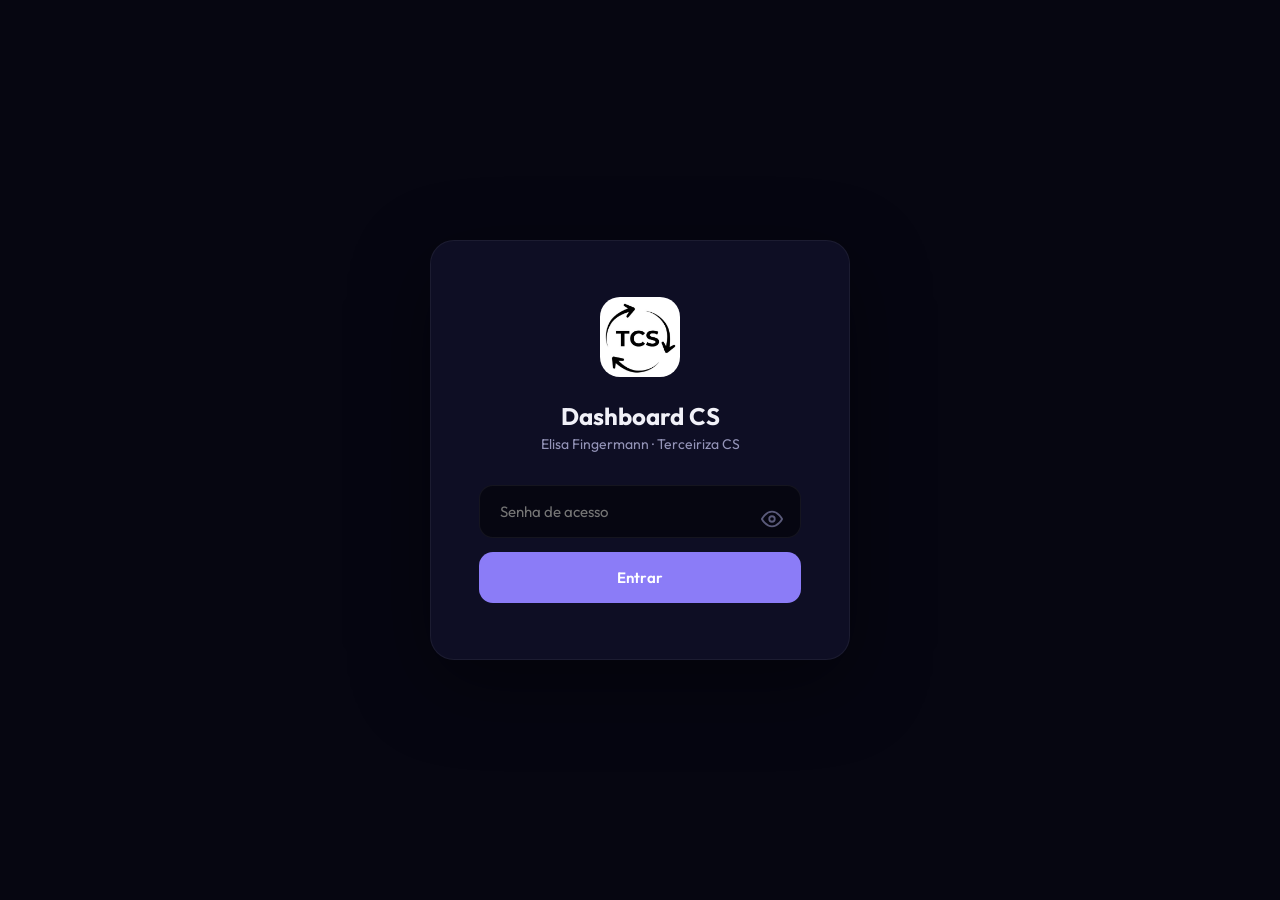
<file: elisafingermann/index.html>
<!DOCTYPE html>
<html lang="pt-BR" data-theme="dark">
<head>
<meta charset="UTF-8">
<meta name="viewport" content="width=device-width, initial-scale=1.0">
<title>Dashboard CS — Elisa Fingermann | Terceiriza CS</title>
<link rel="icon" type="image/jpeg" href="[data-uri]">
<link href="https://fonts.googleapis.com/css2?family=Outfit:wght@300;400;500;600;700;800&family=JetBrains+Mono:wght@400;500;600;700&display=swap" rel="stylesheet">
<style>
*{margin:0;padding:0;box-sizing:border-box}
[data-theme="dark"]{
  --bg:#060611;--card:#0e0e24;--border:rgba(255,255,255,.06);--bh:rgba(255,255,255,.12);
  --accent:#8b7cf7;--a2:#c4b5fd;--red:#f87171;--teal:#2dd4bf;--gold:#fbbf24;--green:#34d399;
  --pink:#f472b6;--orange:#fb923c;--sky:#38bdf8;--cyan:#22d3ee;
  --t1:#f1f1f8;--t2:#9494b8;--t3:#5a5a7a;
  --chart-bg:rgba(255,255,255,.012);--track-bg:rgba(255,255,255,.03);--track-fill:rgba(255,255,255,.04);
  --tt-bg:rgba(14,14,36,.95);--donut-hole:var(--card);--shadow:rgba(0,0,0,.4);
  --grad1:rgba(139,124,247,.05);--grad2:rgba(45,212,191,.04);
  --toggle-bg:#1a1a3e;--tab-bg:rgba(255,255,255,.03);--tab-hover:rgba(255,255,255,.06)
}
[data-theme="light"]{
  --bg:#f0f2f5;--card:#ffffff;--border:rgba(0,0,0,.08);--bh:rgba(0,0,0,.14);
  --accent:#6d5dd3;--a2:#5b4bbf;--red:#dc2626;--teal:#0d9488;--gold:#d97706;--green:#16a34a;
  --pink:#db2777;--orange:#ea580c;--sky:#0284c7;--cyan:#0891b2;
  --t1:#1a1a2e;--t2:#4a4a6a;--t3:#8a8aa0;
  --chart-bg:rgba(0,0,0,.02);--track-bg:rgba(0,0,0,.05);--track-fill:rgba(0,0,0,.06);
  --tt-bg:rgba(255,255,255,.97);--donut-hole:var(--card);--shadow:rgba(0,0,0,.1);
  --grad1:rgba(109,93,211,.04);--grad2:rgba(13,148,136,.03);
  --toggle-bg:#e2e2f0;--tab-bg:rgba(0,0,0,.03);--tab-hover:rgba(0,0,0,.06)
}
body{background:var(--bg);color:var(--t1);font-family:'Outfit',sans-serif;-webkit-font-smoothing:antialiased;transition:background .3s,color .3s}
body::before{content:'';position:fixed;inset:0;background:radial-gradient(ellipse at 25% 15%,var(--grad1) 0%,transparent 50%),radial-gradient(ellipse at 75% 85%,var(--grad2) 0%,transparent 50%);pointer-events:none}

/* Login */
#loginScreen{position:fixed;inset:0;background:var(--bg);z-index:9999;display:flex;align-items:center;justify-content:center}
.login-box{background:var(--card);border:1px solid var(--border);border-radius:24px;padding:56px 48px;text-align:center;max-width:420px;width:92%;box-shadow:0 24px 80px var(--shadow)}
.login-logo{width:80px;height:80px;border-radius:20px;object-fit:cover;margin-bottom:20px}
.login-box h2{font-size:24px;font-weight:700;margin-bottom:4px}
.login-box p{font-size:14px;color:var(--t2);margin-bottom:32px}
.login-input{width:100%;padding:16px 20px;background:var(--bg);border:1px solid var(--border);border-radius:14px;color:var(--t1);font-family:'Outfit';font-size:15px;outline:none;margin-bottom:14px}
.login-input:focus{border-color:var(--accent)}
.login-btn{width:100%;padding:16px;background:var(--accent);border:none;border-radius:14px;color:#fff;font-family:'Outfit';font-weight:600;font-size:15px;cursor:pointer}
#pwdError{font-size:13px;color:var(--red);margin-bottom:12px;display:none}

/* Layout */
.wrap{padding:0 48px 60px;position:relative;z-index:1}
.hdr{display:flex;align-items:center;justify-content:space-between;padding:36px 0 32px;border-bottom:1px solid var(--border);flex-wrap:wrap;gap:16px}
.hdr-left{display:flex;align-items:center;gap:20px}
.hdr-logo{width:56px;height:56px;border-radius:16px;object-fit:cover;box-shadow:0 8px 32px var(--shadow)}[data-theme="dark"] .hdr-logo{filter:invert(1) brightness(2)}
.hdr h1{font-size:32px;font-weight:800;letter-spacing:-.8px}
.hdr .sub{font-size:15px;color:var(--t2);margin-top:3px}
.hdr-right{display:flex;align-items:center;gap:12px;flex-wrap:wrap}
.updated-badge{background:rgba(45,212,191,.1);color:var(--teal);padding:10px 20px;border-radius:14px;font-size:13px;font-family:'JetBrains Mono'}
.theme-toggle{background:var(--toggle-bg);border:1px solid var(--border);border-radius:50px;padding:6px;display:flex;gap:4px;cursor:pointer}
.theme-btn{width:36px;height:36px;border:none;border-radius:50%;font-size:18px;cursor:pointer;background:transparent;display:flex;align-items:center;justify-content:center;transition:all .3s}
.theme-btn.active{background:var(--accent);box-shadow:0 2px 12px rgba(139,124,247,.3)}

/* Tabs */
.tab-nav{display:flex;gap:6px;margin-top:28px;background:var(--tab-bg);border:1px solid var(--border);border-radius:16px;padding:6px;width:fit-content}
.tab-btn{padding:14px 28px;border:none;border-radius:12px;font-family:'Outfit',sans-serif;font-size:14px;font-weight:600;color:var(--t2);background:transparent;cursor:pointer;transition:all .25s ease;white-space:nowrap}
.tab-btn:hover{color:var(--t1);background:var(--tab-hover)}
.tab-btn.active{color:#fff;background:var(--accent);box-shadow:0 4px 16px rgba(139,124,247,.3)}
.tab-content{display:none;animation:fadeTab .3s ease}
.tab-content.active{display:block}
@keyframes fadeTab{from{opacity:0;transform:translateY(8px)}to{opacity:1;transform:translateY(0)}}

/* Filter bar */
.filter-bar{background:var(--card);border:1px solid var(--border);border-radius:20px;padding:24px 28px;margin-top:20px;display:flex;flex-direction:column;gap:18px}
.filter-header{display:flex;align-items:center;justify-content:space-between}
.filter-title{font-size:14px;font-weight:600;text-transform:uppercase;letter-spacing:1.5px;color:var(--t2);display:flex;align-items:center;gap:10px}
.filter-actions{display:flex;gap:10px}
.filter-clear{background:transparent;border:1px solid var(--border);color:var(--t2);font-family:'Outfit';font-size:13px;font-weight:500;padding:8px 18px;border-radius:10px;cursor:pointer;transition:all .2s}
.filter-clear:hover{border-color:var(--red);color:var(--red)}
.filter-apply{background:var(--accent);border:none;color:#fff;font-family:'Outfit';font-size:13px;font-weight:600;padding:8px 22px;border-radius:10px;cursor:pointer;box-shadow:0 2px 12px rgba(139,124,247,.25);transition:all .2s}
.filter-apply:hover{filter:brightness(1.15)}
.filter-grid{display:grid;grid-template-columns:repeat(3,1fr);gap:14px}
.filter-group{display:flex;flex-direction:column;gap:6px}
.filter-label{font-size:12px;font-weight:500;color:var(--t3);text-transform:uppercase;letter-spacing:.8px}
.ms-wrap{position:relative}
.ms-trigger{background:var(--bg);border:1px solid var(--border);color:var(--t2);font-family:'Outfit';font-size:14px;padding:12px 36px 12px 16px;border-radius:12px;cursor:pointer;transition:border-color .2s;width:100%;text-align:left;overflow:hidden;white-space:nowrap;text-overflow:ellipsis;position:relative}
.ms-trigger:hover,.ms-trigger.open{border-color:var(--accent)}
.ms-trigger::after{content:'';position:absolute;right:14px;top:50%;transform:translateY(-50%);width:0;height:0;border-left:5px solid transparent;border-right:5px solid transparent;border-top:6px solid var(--t3);transition:transform .2s}
.ms-trigger.open::after{transform:translateY(-50%) rotate(180deg)}
.ms-count{background:var(--accent);color:#fff;font-size:11px;font-weight:700;padding:2px 7px;border-radius:6px;font-family:'JetBrains Mono';margin-left:6px}
.ms-dropdown{position:absolute;top:calc(100% + 6px);left:0;right:0;background:var(--card);border:1px solid var(--accent);border-radius:14px;padding:8px;z-index:100;display:none;box-shadow:0 12px 40px var(--shadow);max-height:260px;overflow-y:auto}
.ms-dropdown.show{display:block}
.ms-selall{display:flex;align-items:center;gap:10px;padding:10px 12px;border-radius:8px;cursor:pointer;font-size:13px;font-weight:600;color:var(--accent);border-bottom:1px solid var(--border);margin-bottom:4px;transition:background .15s}
.ms-selall:hover{background:var(--track-bg)}
.ms-option{display:flex;align-items:center;gap:10px;padding:10px 12px;border-radius:8px;cursor:pointer;transition:background .15s;font-size:14px;color:var(--t1)}
.ms-option:hover{background:var(--track-bg)}
.ms-check{width:20px;height:20px;border:2px solid var(--border);border-radius:6px;display:flex;align-items:center;justify-content:center;transition:all .15s;flex-shrink:0}
.ms-option.selected .ms-check{background:var(--accent);border-color:var(--accent)}
.ms-option.selected .ms-check::after{content:'✓';color:#fff;font-size:12px;font-weight:700}
.filter-date-row{display:flex;gap:10px}
.filter-date{flex:1;background:var(--bg);border:1px solid var(--border);color:var(--t1);font-family:'Outfit';font-size:14px;padding:12px 16px;border-radius:12px;outline:none}
.filter-date:focus{border-color:var(--accent)}
.filter-date::-webkit-calendar-picker-indicator{filter:invert(.6)}
.active-filters{display:flex;gap:8px;flex-wrap:wrap;align-items:center}
.filter-tag{background:rgba(139,124,247,.12);border:1px solid rgba(139,124,247,.25);color:var(--a2);font-size:12px;font-weight:600;font-family:'JetBrains Mono';padding:6px 14px;border-radius:50px;display:flex;align-items:center;gap:8px}
.filter-tag.neutral{background:rgba(255,255,255,.03);border-color:var(--border);color:var(--t3)}
.filter-tag .x{width:16px;height:16px;background:rgba(255,255,255,.1);border-radius:50%;display:flex;align-items:center;justify-content:center;font-size:10px;cursor:pointer}
.filter-tag .x:hover{background:rgba(248,113,113,.3);color:var(--red)}
.results-badge{background:rgba(45,212,191,.08);border:1px solid rgba(45,212,191,.2);color:var(--teal);font-size:13px;font-family:'JetBrains Mono';font-weight:500;padding:8px 18px;border-radius:10px;margin-left:auto}

/* Sections */
.sec{font-size:15px;text-transform:uppercase;letter-spacing:2.5px;color:var(--t3);font-weight:600;margin:44px 0 22px;display:flex;align-items:center;gap:12px}
.sec::after{content:'';flex:1;height:1px;background:var(--border)}

/* KPIs */
.kpis{display:grid;grid-template-columns:repeat(4,1fr);gap:20px;margin:32px 0;border-top:1px solid var(--border);padding-top:32px}
.kpi{background:var(--card);border:1px solid var(--border);border-radius:24px;padding:36px 32px;transition:all .3s}
.kpi:hover{transform:translateY(-3px);border-color:var(--bh);box-shadow:0 16px 48px var(--shadow)}
.kpi-bar{height:4px;border-radius:2px;margin-bottom:24px}
.kpi-l{font-size:14px;color:var(--t2);text-transform:uppercase;letter-spacing:1.2px;font-weight:500;margin-bottom:14px}
.kpi-v{font-size:48px;font-weight:700;font-family:'JetBrains Mono';line-height:1;letter-spacing:-2px}
.kpi-s{font-size:14px;color:var(--t3);margin-top:10px;font-family:'JetBrains Mono'}

/* Grids */
.g2{display:grid;grid-template-columns:1fr 1fr;gap:24px}
.g3{display:grid;grid-template-columns:1fr 1fr 1fr;gap:24px}
.g5{display:grid;grid-template-columns:repeat(5,1fr);gap:18px}

/* Cards */
.card{background:var(--card);border:1px solid var(--border);border-radius:24px;padding:36px;transition:all .3s}
.card:hover{border-color:var(--bh);box-shadow:0 12px 40px var(--shadow)}
.card h3{font-size:20px;font-weight:700;margin-bottom:6px;letter-spacing:-.3px}
.card .d{font-size:14px;color:var(--t3);margin-bottom:24px}

/* Charts */
.chart{height:340px;background:var(--chart-bg);border-radius:14px;display:flex;flex-direction:column;overflow:hidden}
.chart-bars{flex:1;display:flex;align-items:flex-end;gap:14px;padding:24px 20px 0}
.chart-labels{display:flex;gap:14px;padding:10px 20px 14px}
.chart-lbl{flex:1;text-align:center;font-size:11px;color:var(--t3);font-weight:500;line-height:1.3}
.bar{flex:1;border-radius:8px 8px 0 0;transition:all .3s;position:relative;cursor:default}
.bar:hover{filter:brightness(1.3);transform:scaleY(1.04)}

/* Donut */
.donut-area{height:340px;background:var(--chart-bg);border-radius:14px;display:flex;align-items:center;justify-content:center;flex-direction:column;gap:20px;position:relative;cursor:default}
.donut-ring{width:180px;height:180px;border-radius:50%;display:flex;align-items:center;justify-content:center;position:relative;transition:transform .3s}
.donut-ring:hover{transform:scale(1.05)}
.donut-center{text-align:center}
.donut-v{font-size:20px;font-weight:700;font-family:'JetBrains Mono';letter-spacing:-1px;word-break:break-all;line-height:1.1}
.donut-lbl{font-size:13px;color:var(--t3)}
.donut-legend{display:flex;gap:16px;font-size:13px;color:var(--t2);flex-wrap:wrap;justify-content:center}
.donut-legend span{display:flex;align-items:center;gap:6px}
.donut-legend i{width:10px;height:10px;border-radius:50%;display:inline-block}

/* Hbar */
.hbar-area{background:var(--chart-bg);border-radius:14px;padding:36px;display:flex;flex-direction:column;justify-content:center;gap:32px}
.hbar-row{display:flex;align-items:center;gap:16px}
.hbar-lbl{font-size:15px;color:var(--t2);min-width:150px;text-align:right}
.hbar-track{flex:1;height:44px;background:var(--track-bg);border-radius:14px;overflow:visible;position:relative}
.hbar-fill{height:100%;border-radius:14px;display:flex;align-items:center;padding-left:16px;font-family:'JetBrains Mono';font-weight:600;font-size:15px;color:#fff;transition:width .6s;white-space:nowrap;overflow:visible}

/* Funil table */
.ft-row{display:flex;align-items:center;gap:14px;padding:14px 0;border-bottom:1px solid var(--track-bg);transition:all .2s;cursor:default}
.ft-row:last-child{border:none}
.ft-row:hover{background:var(--track-bg);border-radius:8px;transform:translateX(4px)}
.ft-tag{padding:6px 14px;border-radius:14px;font-size:13px;font-weight:600;font-family:'JetBrains Mono';min-width:240px}
.ft-qty{font-family:'JetBrains Mono';font-weight:700;font-size:16px;min-width:60px;text-align:right}
.ft-pct{font-family:'JetBrains Mono';font-size:15px;color:var(--t2);min-width:70px;text-align:right}
.ft-track{flex:1;height:8px;background:var(--track-fill);border-radius:4px;overflow:hidden}
.ft-fill{height:100%;border-radius:4px}

/* Progress chart */
.prog-area{height:340px;background:var(--chart-bg);border-radius:14px;display:flex;flex-direction:column;overflow:visible}
.prog-bars{flex:1;display:flex;align-items:flex-end;gap:8px;padding:24px 16px 0}
.prog-labels{display:flex;gap:8px;padding:8px 16px 12px}
.prog-lbl{flex:1;text-align:center;font-size:10px;color:var(--t3);font-family:'JetBrains Mono'}
.prog-bar{flex:1;border-radius:6px 6px 0 0;position:relative;transition:all .3s;cursor:default}
.prog-bar:hover{filter:brightness(1.3);transform:scaleY(1.04)}
.prog-pct{position:absolute;top:-20px;left:50%;transform:translateX(-50%);font-size:11px;font-family:'JetBrains Mono';font-weight:600;color:var(--t1);white-space:nowrap}

/* Retention bar */
.retention-bar{display:flex;height:48px;border-radius:14px;overflow:hidden;margin-top:16px}
.retention-fill{display:flex;align-items:center;justify-content:center;font-family:'JetBrains Mono';font-weight:600;font-size:14px;color:#fff}

/* Financeiro */
.fin{background:var(--card);border:1px solid var(--border);border-radius:24px;padding:32px 24px;text-align:center;transition:all .3s;position:relative;cursor:default}
.fin:hover{border-color:var(--bh);box-shadow:0 12px 40px var(--shadow);transform:translateY(-4px)}
.fin-icon{font-size:36px;margin-bottom:14px}
.fin-val{font-size:32px;font-weight:700;font-family:'JetBrains Mono';letter-spacing:-1px}
.fin-label{font-size:14px;color:var(--t2);margin-top:8px;font-weight:500}
.fin-sub{font-size:13px;color:var(--t3);margin-top:4px;font-family:'JetBrains Mono'}

/* Trend cards */
.trend-card{background:var(--card);border:1px solid var(--border);border-radius:24px;padding:32px;text-align:center;transition:all .3s}
.trend-card:hover{border-color:var(--bh);box-shadow:0 12px 40px var(--shadow)}
.trend-val{font-size:44px;font-weight:700;font-family:'JetBrains Mono';letter-spacing:-2px;margin:12px 0 8px}
.trend-money{font-size:16px;font-family:'JetBrains Mono';margin-bottom:6px}
.trend-pct{font-size:13px;font-family:'JetBrains Mono';padding:4px 12px;border-radius:8px;display:inline-block}

/* Cross-sell */
.rc{background:linear-gradient(135deg,var(--card) 0%,rgba(139,124,247,.04) 100%);border:1px solid rgba(139,124,247,.15);border-radius:24px;padding:36px}
.rc h3{font-size:20px;font-weight:700;color:var(--a2);margin-bottom:20px}
.rc-row{display:flex;justify-content:space-between;align-items:center;padding:14px 0;border-bottom:1px solid var(--track-bg)}
.rc-row:last-child{border:none}
.rc-l{font-size:15px;color:var(--t2)}
.rc-v{font-size:17px;font-weight:600;font-family:'JetBrains Mono'}
.rc-badge{display:inline-block;font-size:10px;font-weight:600;letter-spacing:1px;text-transform:uppercase;padding:4px 10px;border-radius:100px;margin-left:8px}
.rc-badge.conv{background:rgba(139,124,247,.12);color:var(--accent)}
.rc-badge.perf{background:rgba(45,212,191,.12);color:var(--teal)}
.rc-potencial{display:flex;justify-content:space-between;align-items:center;padding:14px 16px;margin-top:8px;border-radius:14px;background:rgba(251,191,36,.06);border:1px solid rgba(251,191,36,.12)}
.rc-potencial .rc-l{color:var(--gold);font-weight:500}
.rc-alert{display:flex;align-items:center;gap:10px;padding:14px 18px;border-radius:14px;margin-top:12px;font-size:13px;font-weight:500;background:rgba(251,191,36,.08);border:1px solid rgba(251,191,36,.15);color:var(--gold)}

/* Activation velocity */
.activ-grid{display:grid;grid-template-columns:1fr 1fr;gap:24px}
.activ-hero{display:flex;flex-direction:column;gap:16px}
.hero-stat{background:var(--card);border:1px solid var(--border);border-radius:24px;padding:24px 28px;text-align:center;transition:all .3s}
.hero-stat:hover{border-color:var(--bh);box-shadow:0 12px 40px var(--shadow);transform:translateY(-3px)}
.hero-big{font-family:'JetBrains Mono';font-size:42px;font-weight:800;line-height:1;margin-bottom:6px}
.hero-lbl{font-size:12px;font-weight:500;color:var(--t2);text-transform:uppercase;letter-spacing:1px}
.alert-box{display:flex;align-items:center;gap:10px;padding:14px 18px;border-radius:14px;font-size:13px;font-weight:500}
.alert-box.ok{background:rgba(45,212,191,.08);border:1px solid rgba(45,212,191,.15);color:var(--teal)}
.alert-box.warn{background:rgba(251,191,36,.08);border:1px solid rgba(251,191,36,.15);color:var(--gold)}
.alert-box.danger{background:rgba(248,113,113,.08);border:1px solid rgba(248,113,113,.15);color:var(--red)}
.activ-bars{background:var(--card);border:1px solid var(--border);border-radius:24px;padding:28px;transition:all .3s}
.activ-bars:hover{border-color:var(--bh);box-shadow:0 12px 40px var(--shadow)}
.activ-bars h3{font-size:16px;font-weight:700;margin-bottom:6px}
.activ-bars .d{font-size:13px;color:var(--t3);margin-bottom:20px}
.ab-row{display:flex;align-items:center;gap:12px;margin-bottom:10px}
.ab-row:last-child{margin-bottom:0}
.ab-lbl{font-size:12px;font-weight:500;color:var(--t2);width:80px;flex-shrink:0;text-align:right;font-family:'JetBrains Mono'}
.ab-track{flex:1;height:26px;background:var(--track-bg);border-radius:8px;overflow:hidden}
.ab-fill{height:100%;border-radius:8px;display:flex;align-items:center;padding-left:10px;transition:width .6s}
.ab-fill.accent{background:linear-gradient(90deg,var(--accent),rgba(139,124,247,.5))}
.ab-fill.teal{background:linear-gradient(90deg,var(--teal),rgba(45,212,191,.4))}
.ab-fill.dim{background:linear-gradient(90deg,rgba(148,148,184,.45),rgba(148,148,184,.2))}
.ab-pct{font-family:'JetBrains Mono';font-size:11px;font-weight:600;color:var(--bg);white-space:nowrap}
.ab-pct-out{font-family:'JetBrains Mono';font-size:11px;font-weight:600;color:var(--t3);margin-left:8px;flex-shrink:0}
.ab-cnt{font-family:'JetBrains Mono';font-size:10px;color:var(--t3);margin-left:6px;flex-shrink:0}

/* Insights */
.ins-g{display:grid;grid-template-columns:1fr 1fr;gap:18px}
.ins{background:var(--card);border:1px solid var(--border);border-radius:24px;padding:28px;border-left:5px solid var(--accent)}
.ins.w{border-left-color:var(--red)}.ins.ok{border-left-color:var(--teal)}.ins.i{border-left-color:var(--gold)}
.ins-t{font-size:16px;font-weight:700;margin-bottom:8px}
.ins-p{font-size:14px;color:var(--t2);line-height:1.8}

/* Hidden note */
.hidden-note{background:rgba(139,124,247,.04);border:1px dashed rgba(139,124,247,.2);border-radius:16px;padding:24px 28px;text-align:center;color:var(--t3);font-size:14px}
.hidden-note strong{color:var(--a2)}

/* Tooltip */
.tt{position:absolute;bottom:calc(100% + 10px);left:50%;transform:translateX(-50%);background:var(--tt-bg);border:1px solid var(--accent);color:var(--t1);padding:8px 14px;border-radius:10px;font-size:13px;font-family:'JetBrains Mono';white-space:nowrap;opacity:0;pointer-events:none;transition:opacity .2s;z-index:100;box-shadow:0 8px 24px var(--shadow)}
.bar:hover .tt,.prog-bar:hover .tt,.donut-ring:hover .tt{opacity:1}

/* Loading */
.loading-overlay{position:fixed;inset:0;background:var(--bg);z-index:9998;display:flex;align-items:center;justify-content:center;flex-direction:column;gap:24px}
.loading-spinner{width:48px;height:48px;border:3px solid var(--border);border-top-color:var(--accent);border-radius:50%;animation:spin .8s linear infinite}
@keyframes spin{to{transform:rotate(360deg)}}
.loading-text{font-size:16px;color:var(--t2)}

/* Footer */
.footer{text-align:center;padding:40px;font-size:14px;color:var(--t3);border-top:1px solid var(--border);margin-top:32px}
.footer strong{color:var(--a2)}

.tab-btn .tab-short{display:none}.tab-btn .tab-full{display:inline}
@media(max-width:1100px){.wrap{padding:0 24px 60px}.g2,.g3,.activ-grid{grid-template-columns:1fr}.g5{grid-template-columns:repeat(3,1fr)}.kpis{grid-template-columns:repeat(2,1fr)}.filter-grid{grid-template-columns:repeat(2,1fr)}.tab-nav{width:100%;overflow-x:auto;-webkit-overflow-scrolling:touch;scrollbar-width:none}.tab-nav::-webkit-scrollbar{display:none}.tab-btn{flex-shrink:0}}
.hbar-fill{overflow:hidden;text-overflow:ellipsis}@media(max-width:600px){.kpis,.g5{grid-template-columns:1fr}.ins-g{grid-template-columns:1fr}.kpi-v{font-size:36px}.hdr h1{font-size:24px}.filter-grid{grid-template-columns:1fr}.tab-btn{padding:10px 14px;font-size:12px}.tab-btn .tab-full{display:none}.tab-btn .tab-short{display:inline}.hero-big{font-size:32px}.hbar-fill{font-size:11px!important;padding-left:8px!important;overflow:visible!important}.hbar-lbl{min-width:80px!important;font-size:12px!important}.fin-val{font-size:22px!important}.fin{padding:20px 12px!important}.g5{gap:10px!important}.donut-v{font-size:17px!important}.donut-legend{font-size:11px!important;gap:8px!important}.ft-tag{min-width:140px!important;font-size:11px!important;padding:4px 8px!important}.ft-qty{font-size:14px!important;min-width:40px!important}.ft-pct{font-size:13px!important;min-width:50px!important}.chart-lbl{font-size:9px!important}.rc{padding:20px!important}.rc-row{flex-direction:column;gap:4px;align-items:flex-start}.trend-val{font-size:32px!important}.trend-card{padding:20px!important}.ab-lbl{width:50px!important;font-size:10px!important}.retention-fill{font-size:11px!important}.sec{font-size:12px!important;letter-spacing:1.5px!important}.wrap{padding:0 12px 40px!important}}
</style>
</head>
<body>

<!-- LOGIN -->
<div id="loginScreen">
  <div class="login-box">
    <img src="[data-uri]" class="login-logo" onerror="this.style.display='none'">
    <h2>Dashboard CS</h2>
    <p>Elisa Fingermann · Terceiriza CS</p>
    <div style="position:relative"><input class="login-input" type="password" id="pwdInput" placeholder="Senha de acesso" onkeydown="if(event.key==='Enter')doLogin()" style="padding-right:48px"><button id="eyeBtn" onclick="togglePwd()" style="position:absolute;right:14px;top:50%;transform:translateY(-50%);background:none;border:none;color:var(--t3);cursor:pointer;padding:4px;display:flex;align-items:center;justify-content:center" title="Mostrar/ocultar senha"><svg id="eyeOpen" width="22" height="22" viewBox="0 0 24 24" fill="none" stroke="currentColor" stroke-width="2" stroke-linecap="round" stroke-linejoin="round"><path d="M1 12s4-8 11-8 11 8 11 8-4 8-11 8-11-8-11-8z"/><circle cx="12" cy="12" r="3"/></svg><svg id="eyeClosed" width="22" height="22" viewBox="0 0 24 24" fill="none" stroke="currentColor" stroke-width="2" stroke-linecap="round" stroke-linejoin="round" style="display:none"><path d="M17.94 17.94A10.07 10.07 0 0 1 12 20c-7 0-11-8-11-8a18.45 18.45 0 0 1 5.06-5.94M9.9 4.24A9.12 9.12 0 0 1 12 4c7 0 11 8 11 8a18.5 18.5 0 0 1-2.16 3.19m-6.72-1.07a3 3 0 1 1-4.24-4.24"/><line x1="1" y1="1" x2="23" y2="23"/></svg></button></div>
    <div id="pwdError">Senha incorreta</div>
    <button class="login-btn" onclick="doLogin()">Entrar</button>
  </div>
</div>

<!-- LOADING -->
<div class="loading-overlay" id="loadingOverlay"><div class="loading-spinner"></div><div class="loading-text">Carregando dados...</div></div>

<!-- MAIN -->
<div class="wrap" id="mainWrap" style="display:none">
  <div class="hdr">
    <div class="hdr-left">
      <img src="[data-uri]" class="hdr-logo" onerror="this.style.display='none'">
      <div><h1>Dashboard CS</h1><div class="sub">Elisa Fingermann · Terceiriza CS</div></div>
    </div>
    <div class="hdr-right">
      <div class="theme-toggle" onclick="toggleTheme()">
        <button class="theme-btn" id="btnLight">☀️</button>
        <button class="theme-btn active" id="btnDark">🌙</button>
      </div>
      <span class="updated-badge" id="badgeUpdated"></span>
    </div>
  </div>

  <!-- TABS -->
  <nav class="tab-nav">
    <button class="tab-btn active" onclick="switchTab('geral',this)">📊 <span class="tab-full">Visão Geral</span><span class="tab-short">Visão</span></button>
    <button class="tab-btn" onclick="switchTab('engajamento',this)">🎯 <span class="tab-full">Engajamento do Aluno</span><span class="tab-short">Engajamento</span></button>
    <button class="tab-btn" onclick="switchTab('financeiro',this)">💰 <span class="tab-full">Financeiro & Recompra</span><span class="tab-short">Financeiro</span></button>
    <button class="tab-btn" onclick="switchTab('renovacao',this)">🔄 <span class="tab-full">Renovação</span><span class="tab-short">Renovação</span></button>
    <button class="tab-btn" onclick="switchTab('detalhamento',this)">👤 <span class="tab-full">Detalhamento do Aluno</span><span class="tab-short">Aluno</span></button>
  </nav>

  <!-- FILTROS -->
  <div class="filter-bar">
    <div class="filter-header">
      <span class="filter-title">🔍 Filtros</span>
      <div class="filter-actions">
        <button class="filter-clear" onclick="resetFilters()">Limpar filtros</button>
        <button class="filter-apply" onclick="applyFilters()">Aplicar</button>
      </div>
    </div>
    <div class="filter-grid">
      <div class="filter-group"><label class="filter-label">Produto</label><div class="ms-wrap" data-filter="produto" id="fProduto"></div></div>
      <div class="filter-group"><label class="filter-label">Status da Compra</label><div class="ms-wrap" data-filter="statusCompra" id="fStatusCompra"></div></div>
      <div class="filter-group"><label class="filter-label">Tipo de Aluno</label><div class="ms-wrap" data-filter="tipoAluno" id="fTipoAluno"></div></div>
      <div class="filter-group"><label class="filter-label">Status Club</label><div class="ms-wrap" data-filter="statusClub" id="fStatusClub"></div></div>
      <div class="filter-group"><label class="filter-label">Data da Compra</label><div class="filter-date-row"><input type="date" class="filter-date" id="fDe"><input type="date" class="filter-date" id="fAte"></div></div>
      <div class="filter-group"><label class="filter-label">Funil Calculado</label><div class="ms-wrap" data-filter="funilCalc" id="fFunil"></div></div>
    </div>
    <div class="active-filters" id="tagsArea"><div class="filter-tag neutral">Nenhum filtro ativo — mostrando todos os dados</div></div>
  </div>

  <!-- TAB CONTENTS -->
  <div class="tab-content active" id="tab-geral"><div id="contentGeral"></div></div>
  <div class="tab-content" id="tab-engajamento"><div id="contentEngajamento"></div></div>
  <div class="tab-content" id="tab-financeiro"><div id="contentFinanceiro"></div></div>
  <div class="tab-content" id="tab-renovacao">
    <div class="filter-bar" style="margin-bottom:20px">
      <div class="filter-header"><span class="filter-title">🔍 Filtros Renovação</span><div class="filter-actions"><button class="filter-clear" onclick="resetRenovFilters()">Limpar</button><button class="filter-apply" onclick="applyFilters()">Aplicar</button></div></div>
      <div class="filter-grid">
        <div class="filter-group"><label class="filter-label">Vence em</label><div class="ms-wrap" data-filter="vence" id="fVence"></div></div>
        <div class="filter-group"><label class="filter-label">Status</label><div class="ms-wrap" data-filter="vencStatus" id="fVencStatus"></div></div>
      </div>
    </div>
    <div id="contentRenovacao"></div>
    <div id="contentRenovacoesReais" style="margin-top:32px"></div>
  </div>
  <div class="tab-content" id="tab-detalhamento"><div id="contentDetalhamento"></div></div>

  <div class="footer"><strong>Terceiriza CS</strong> · Dashboard · Elisa Fingermann</div>
</div>

<script>
const API_URL='https://script.google.com/macros/s/AKfycbwHHUF_D-kZzkyHp27BMo8vqZKzGrDouX0YKZqmGaECly8sgf-uBDIFyvD6L9Y3-kpIoQ/exec';
const PWD='elisafingermann123';
const R={PRODUTO:0,STATUS_COMPRA:1,TIPO_ALUNO:2,STATUS_CLUB:3,FUNIL:4,PROG:5,AULAS:6,TOTAL_AULAS:7,ACESSOU:8,QTD_ACESSOS:9,DT_COMPRA:10,ULT_ACESSO:11,VALOR:12,EMAIL:13,DT_APROV:14,PRIM_ACESSO:15,NOME:16};

const fmtN=n=>n.toLocaleString('pt-BR');
const fmtR=n=>'R$ '+Math.round(n).toLocaleString('pt-BR');
const fmtRS=n=>{if(n>=1000000)return'R$ '+(n/1000000).toFixed(1).replace('.',',')+' M';return fmtR(n);};
const fmtP=n=>n.toFixed(1).replace('.',',')+' %';
const funilOrder=['Nunca acessou','Acessou mas não consumiu','Consumiu pouco','Desengajado','Engajado','Recompra'];
const funilColors=['var(--pink)','var(--orange)','var(--gold)','var(--red)','var(--teal)','var(--green)'];
const funilBg=['rgba(244,114,182,.12)','rgba(251,146,60,.12)','rgba(251,191,36,.12)','rgba(248,113,113,.12)','rgba(45,212,191,.12)','rgba(52,211,153,.12)'];
function normProd(p){if(!p)return'outro';const lc=p.toLowerCase();if(lc.includes('francês ativo')||lc.includes('frances ativo'))return'pfa';if(lc.includes('perfectionnement')||lc.includes('perfeccionnement'))return'ppf';if(lc.includes('grand élan')||lc.includes('grand elan'))return'lge';if(lc.includes('5 aulas'))return'a5';if(lc.includes('4 aulas'))return'a4';if(lc.includes('1 aula'))return'a1';return'outro';}
const prodNames={pfa:'PFA 3.0',ppf:'Perfectionnement',lge:'Le Grand Élan',a5:'5 Aulas',a4:'4 Aulas',a1:'1 Aula',outro:'Outro'};
const prodNamesFull={pfa:'Programa Francês Ativo 3.0',ppf:'Programme de Perfectionnement',lge:'Le Grand Élan',a5:'5 Aulas Individuais',a4:'4 Aulas Individuais',a1:'1 Aula Individual',outro:'Outro'};
const prodPrices={pfa:2467,ppf:2997,lge:0,a5:119,a4:119,a1:119,outro:0};const PFA_RENOVACAO=1497;
function getPreco(r){
  const pk=normProd(r[R.PRODUTO]);const sc=r[R.STATUS_COMPRA]||'';
  // PFA sem status_compra (importado/legado) = renovação
  if(pk==='pfa'&&!sc) return PFA_RENOVACAO;
  // Caso o preço fixo não esteja definido, fallback para o valor da planilha
  return prodPrices[pk] || (typeof r[R.VALOR]==='number'&&r[R.VALOR]>0?r[R.VALOR]:0);
}
const prodColors={pfa:'var(--accent)',ppf:'var(--teal)',lge:'var(--gold)',a5:'var(--sky)',a4:'var(--pink)',a1:'var(--orange)',outro:'var(--t3)'};
const prodOrder=['pfa','ppf','lge','a5','a4','a1','outro'];
const progOrder=['0','1-10','11-20','21-30','31-40','41-50','51-60','61-70','71-80','81-90','91-100'];
const progColors=['var(--red)','var(--pink)','var(--orange)','var(--gold)','var(--sky)','var(--cyan)','var(--teal)','var(--green)','var(--accent)','var(--a2)','#fff'];
const tipoColors={'BUYER':'var(--green)','IMPORTED':'var(--accent)','GUEST':'var(--gold)','FREE':'var(--sky)'};

let RAW_DATA=null;let TODAY_MS=0;let RAW_RENOVACOES=null;let RAW_RENOVACAO_BR={};

function togglePwd(){const i=document.getElementById('pwdInput');const isPass=i.type==='password';i.type=isPass?'text':'password';document.getElementById('eyeOpen').style.display=isPass?'none':'block';document.getElementById('eyeClosed').style.display=isPass?'block':'none';}
function doLogin(){const v=document.getElementById('pwdInput').value;if(v===PWD){document.getElementById('loginScreen').style.display='none';
loadData();}else{document.getElementById('pwdError').style.display='block';}}
function toggleTheme(){const h=document.documentElement;const d=h.getAttribute('data-theme')==='dark';h.setAttribute('data-theme',d?'light':'dark');document.getElementById('btnDark').classList.toggle('active',!d);document.getElementById('btnLight').classList.toggle('active',d);}
function switchTab(tab,btn){document.querySelectorAll('.tab-btn').forEach(b=>b.classList.remove('active'));document.querySelectorAll('.tab-content').forEach(c=>c.classList.remove('active'));document.getElementById('tab-'+tab).classList.add('active');btn.classList.add('active');}

// Multi-select with "Select All"
function buildMS(id,values){
  const wrap=document.getElementById(id);
  let html='<div class="ms-trigger" onclick="toggleMS(this)">Todos</div><div class="ms-dropdown">';
  html+='<div class="ms-selall" onclick="toggleAll(this)">☑ Marcar todos</div>';
  values.forEach(v=>{html+='<div class="ms-option" onclick="toggleOpt(this)" data-val="'+v+'"><div class="ms-check"></div>'+v+'</div>';});
  html+='</div>';wrap.innerHTML=html;
}
function toggleMS(trigger){const dd=trigger.nextElementSibling;const isOpen=dd.classList.contains('show');document.querySelectorAll('.ms-dropdown.show').forEach(d=>{d.classList.remove('show');d.previousElementSibling.classList.remove('open');});if(!isOpen){dd.classList.add('show');trigger.classList.add('open');}}
function toggleOpt(opt){opt.classList.toggle('selected');updateTrigger(opt.closest('.ms-wrap'));}
function toggleAll(el){const wrap=el.closest('.ms-wrap');const opts=wrap.querySelectorAll('.ms-option');const allSel=wrap.querySelectorAll('.ms-option.selected').length===opts.length;opts.forEach(o=>{if(allSel)o.classList.remove('selected');else o.classList.add('selected');});updateTrigger(wrap);}
function updateTrigger(wrap){const trigger=wrap.querySelector('.ms-trigger');const sel=wrap.querySelectorAll('.ms-option.selected');if(sel.length===0){trigger.innerHTML='Todos';}else{const names=Array.from(sel).map(o=>o.dataset.val);const short=names.length<=2?names.join(', '):names.slice(0,2).join(', ')+' ...';trigger.innerHTML=short+' <span class="ms-count">'+sel.length+'</span>';}}
function getMS(id){const sel=document.getElementById(id).querySelectorAll('.ms-option.selected');return Array.from(sel).map(o=>o.dataset.val);}
document.addEventListener('click',e=>{if(!e.target.closest('.ms-wrap')){document.querySelectorAll('.ms-dropdown.show').forEach(d=>{d.classList.remove('show');d.previousElementSibling.classList.remove('open');});}});

async function loadData(){
  try{
    const r=await fetch(API_URL);const d=await r.json();
    if(d.error)throw new Error(d.error);
    RAW_DATA=d.rows;TODAY_MS=d.todayMs;RAW_RENOVACOES=d.renovacoes||null;RAW_RENOVACAO_BR=d.renovacaoBR||{};
    document.getElementById('badgeUpdated').textContent='🟢 '+d.atualizado;
    const sets={produto:new Set(),statusCompra:new Set(),tipoAluno:new Set(),statusClub:new Set(),funilCalc:new Set()};
    RAW_DATA.forEach(r=>{if(r[R.PRODUTO])sets.produto.add(r[R.PRODUTO]);if(r[R.STATUS_COMPRA])sets.statusCompra.add(r[R.STATUS_COMPRA]);if(r[R.TIPO_ALUNO])sets.tipoAluno.add(r[R.TIPO_ALUNO]);if(r[R.STATUS_CLUB])sets.statusClub.add(r[R.STATUS_CLUB]);if(r[R.FUNIL])sets.funilCalc.add(r[R.FUNIL]);});
    buildMS('fProduto',[...sets.produto].sort());
    buildMS('fStatusCompra',[...sets.statusCompra].sort());
    buildMS('fTipoAluno',[...sets.tipoAluno].sort());
    buildMS('fStatusClub',[...sets.statusClub].sort());
    buildMS('fFunil',funilOrder.filter(f=>sets.funilCalc.has(f)));
    buildMS('fVence',['30 dias','90 dias','+90 dias']);
    buildMS('fVencStatus',['Vencido','Bloqueado','Ativo']);
    renderAll(RAW_DATA);
    document.getElementById('loadingOverlay').style.display='none';
    document.getElementById('mainWrap').style.display='block';
  }catch(e){document.getElementById('loadingOverlay').innerHTML='<div style="color:var(--red);padding:40px;text-align:center;font-size:18px">Erro: '+e.message+'</div>';}
}

function getFilteredRows(){
  const fp=getMS('fProduto'),fsc=getMS('fStatusCompra'),fta=getMS('fTipoAluno'),fcl=getMS('fStatusClub'),ff=getMS('fFunil');
  const de=document.getElementById('fDe').value?new Date(document.getElementById('fDe').value).getTime():null;
  const ate=document.getElementById('fAte').value?new Date(document.getElementById('fAte').value+'T23:59:59').getTime():null;
  return RAW_DATA.filter(r=>{
    if(fp.length&&!fp.includes(r[R.PRODUTO]))return false;
    if(fsc.length&&!fsc.includes(r[R.STATUS_COMPRA]))return false;
    if(fta.length&&!fta.includes(r[R.TIPO_ALUNO]))return false;
    if(fcl.length&&!fcl.includes(r[R.STATUS_CLUB]))return false;
    if(ff.length&&!ff.includes(r[R.FUNIL]))return false;
    if(de&&r[R.DT_COMPRA]&&r[R.DT_COMPRA]<de)return false;
    if(ate&&r[R.DT_COMPRA]&&r[R.DT_COMPRA]>ate)return false;
    return true;
  });
}
function applyFilters(){
  const rows=getFilteredRows();
  const tags=[];
  getMS('fProduto').forEach(v=>tags.push(v));getMS('fStatusCompra').forEach(v=>tags.push(v));getMS('fTipoAluno').forEach(v=>tags.push(v));getMS('fStatusClub').forEach(v=>tags.push(v));getMS('fFunil').forEach(v=>tags.push(v));
  if(document.getElementById('fDe').value)tags.push('De: '+document.getElementById('fDe').value);
  if(document.getElementById('fAte').value)tags.push('Até: '+document.getElementById('fAte').value);
  const area=document.getElementById('tagsArea');
  if(!tags.length){area.innerHTML='<div class="filter-tag neutral">Nenhum filtro ativo — mostrando todos os dados</div>';}
  else{area.innerHTML=tags.map(t=>'<div class="filter-tag">'+t+' <span class="x" onclick="this.parentElement.remove()">✕</span></div>').join('')+'<span class="results-badge">→ '+fmtN(rows.length)+' alunos filtrados</span>';}
  renderAll(rows);
}
function resetRenovFilters(){document.querySelectorAll('#fVence .ms-option.selected, #fVencStatus .ms-option.selected').forEach(o=>o.classList.remove('selected'));document.querySelectorAll('#fVence .ms-trigger, #fVencStatus .ms-trigger').forEach(t=>t.innerHTML='Todos');applyFilters();}
function resetFilters(){
  document.querySelectorAll('.ms-option.selected').forEach(o=>o.classList.remove('selected'));
  document.querySelectorAll('.ms-trigger').forEach(t=>t.innerHTML='Todos');
  document.querySelectorAll('.filter-date').forEach(d=>d.value='');
  document.getElementById('tagsArea').innerHTML='<div class="filter-tag neutral">Nenhum filtro ativo — mostrando todos os dados</div>';
  renderAll(RAW_DATA);
}

function aggregate(rows){
  const a={total:rows.length,funil:{},faixaProg:{},faixaDias:{},tipoAluno:{},progVals:[],acessosMes:[],acessou:0,nuncaAcessou:0,
    ativos:0,bloqueados:0,aulasComp:{pfa:[],ppf:[],lge:[],a5:[],a4:[],a1:[],outro:[]},totalAulas:{pfa:[],ppf:[],lge:[],a5:[],a4:[],a1:[],outro:[]},
    fin:{compras_v:0,compras_n:0,reembolso_v:0,reembolso_n:0,chargeback_v:0,chargeback_n:0,cancelado_v:0,cancelado_n:0},_dtMin:null,_dtMax:null,
    emails:{},progPorEmail:{},
    reemb30:{n:0,v:0},reemb60:{n:0,v:0},reemb90:{n:0,v:0},
    produtos:new Set()};
  const d30=TODAY_MS-30*86400000,d60m=TODAY_MS-60*86400000,d90=TODAY_MS-90*86400000;
  rows.forEach(r=>{
    a.produtos.add(r[R.PRODUTO]);
    if(r[R.STATUS_CLUB]==='ACTIVE')a.ativos++;else a.bloqueados++;
    if(r[R.FUNIL])a.funil[r[R.FUNIL]]=(a.funil[r[R.FUNIL]]||0)+1;
    if(r[R.TIPO_ALUNO])a.tipoAluno[r[R.TIPO_ALUNO]]=(a.tipoAluno[r[R.TIPO_ALUNO]]||0)+1;
    if(r[R.PROG]!==null){
      a.progVals.push(r[R.PROG]);
      const p=r[R.PROG];
      const fp=p===0?'0':p<=10?'1-10':p<=20?'11-20':p<=30?'21-30':p<=40?'31-40':p<=50?'41-50':p<=60?'51-60':p<=70?'61-70':p<=80?'71-80':p<=90?'81-90':'91-100';
      a.faixaProg[fp]=(a.faixaProg[fp]||0)+1;
    }
    if(r[R.QTD_ACESSOS]>=0&&r[R.DT_COMPRA]){const dd=Math.max(Math.floor((TODAY_MS-r[R.DT_COMPRA])/86400000),1);a.acessosMes.push(r[R.QTD_ACESSOS]/Math.max(dd/30,1));}
    if(r[R.ACESSOU])a.acessou++;else a.nuncaAcessou++;
    if(r[R.ULT_ACESSO]){const d=Math.floor((TODAY_MS-r[R.ULT_ACESSO])/86400000);if(d>=0){const fd=d<=14?'0-14d':d<=30?'15-30d':d<=60?'31-60d':'>60d';a.faixaDias[fd]=(a.faixaDias[fd]||0)+1;}}
    const pKey=normProd(r[R.PRODUTO]);
    if(r[R.AULAS]!==null)a.aulasComp[pKey].push(r[R.AULAS]);
    if(r[R.TOTAL_AULAS]!==null)a.totalAulas[pKey].push(r[R.TOTAL_AULAS]);
    if(!a.emails[pKey])a.emails[pKey]=new Set();
    if(r[R.EMAIL])a.emails[pKey].add(r[R.EMAIL]);
    if(r[R.EMAIL]&&r[R.PROG]!==null){
      if(!a.progPorEmail[r[R.EMAIL]])a.progPorEmail[r[R.EMAIL]]={};
      const prev=a.progPorEmail[r[R.EMAIL]][r[R.PRODUTO]];
      if(prev===undefined||r[R.PROG]>prev)a.progPorEmail[r[R.EMAIL]][r[R.PRODUTO]]=r[R.PROG];
    }
    {
      const sc=r[R.STATUS_COMPRA]||'';
      const preco=getPreco(r);
      if(preco>0){
        if(!sc||sc==='COMPLETE'||sc==='APPROVED'){a.fin.compras_v+=preco;a.fin.compras_n++;}
        else if(sc==='REFUNDED'){
          a.fin.reembolso_v+=preco;a.fin.reembolso_n++;
          if(r[R.DT_APROV]){
            if(r[R.DT_APROV]>=d30){a.reemb30.n++;a.reemb30.v+=preco;}
            if(r[R.DT_APROV]>=d60m){a.reemb60.n++;a.reemb60.v+=preco;}
            if(r[R.DT_APROV]>=d90){a.reemb90.n++;a.reemb90.v+=preco;}
          }
        }
        else if(sc==='CHARGEBACK'){a.fin.chargeback_v+=preco;a.fin.chargeback_n++;}
        else if(sc==='CANCELLED'){a.fin.cancelado_v+=preco;a.fin.cancelado_n++;}
        else if(sc==='PROTESTED'){a.fin.cancelado_v+=preco;a.fin.cancelado_n++;}
        const dtRef=r[R.DT_APROV]||r[R.DT_COMPRA];
        if(dtRef){if(!a._dtMin||dtRef<a._dtMin)a._dtMin=dtRef;if(!a._dtMax||dtRef>a._dtMax)a._dtMax=dtRef;}
      }
    }
  });
  return a;
}

function avg(arr){return arr.length?arr.reduce((a,b)=>a+b,0)/arr.length:0;}
function rd(n){return Math.round(n*10)/10;}
function moda(arr){if(!arr.length)return 0;const c={};arr.forEach(v=>c[v]=(c[v]||0)+1);let m=0,r=0;for(const k in c)if(c[k]>m){m=c[k];r=Number(k);}return r;}
function multiSegmentDonut(products,colors,tt){const total=Object.values(products).reduce((a,b)=>a+b,0);if(!total)return'<div class="donut-ring" style="background:var(--t3)"><div style="width:120px;height:120px;background:var(--donut-hole);border-radius:50%;display:flex;align-items:center;justify-content:center"><div class="donut-center"><div class="donut-v">0</div><div class="donut-lbl">alunos</div></div></div></div>';let grad='',leg='',deg=0;prodOrder.forEach(k=>{if(products[k]){const pct=products[k]/total*100;const segDeg=pct/100*360;grad+=colors[k]+' '+deg+'deg '+Math.round(deg+segDeg)+'deg,';deg+=segDeg;}});grad=grad.slice(0,-1);let ttText='';prodOrder.forEach(k=>{if(products[k]){const pct=Math.round(products[k]/total*1000)/10;ttText+=(prodNames[k]||k)+': '+fmtN(products[k])+' ('+fmtP(pct)+') · ';}});ttText=ttText.slice(0,-3);prodOrder.forEach(k=>{if(products[k]){const pct=Math.round(products[k]/total*1000)/10;leg+='<span><i style="background:'+colors[k]+'"></i>'+(prodNames[k]||k)+' ('+fmtN(products[k])+' · '+fmtP(pct)+')</span>';}});return'<div class="donut-ring" style="background:conic-gradient('+grad+')"><span class="tt">'+ttText+'</span><div style="width:120px;height:120px;background:var(--donut-hole);border-radius:50%;display:flex;align-items:center;justify-content:center"><div class="donut-center"><div class="donut-v" style="color:var(--accent)">'+fmtN(total)+'</div><div class="donut-lbl">alunos</div></div></div></div><div class="donut-legend">'+leg+'</div>';}
function donutHTML(c1,deg,c2,cVal,cLbl,tt,l1,n1,lc1,l2,n2,lc2){return'<div class="donut-ring" style="background:conic-gradient('+c1+' 0deg '+deg+'deg,'+c2+' '+deg+'deg 360deg)"><span class="tt">'+tt+'</span><div style="width:120px;height:120px;background:var(--donut-hole);border-radius:50%;display:flex;align-items:center;justify-content:center"><div class="donut-center"><div class="donut-v" style="color:'+c1+'">'+cVal+'</div><div class="donut-lbl">'+cLbl+'</div></div></div></div><div class="donut-legend"><span><i style="background:'+lc1+'"></i>'+l1+' ('+n1+')</span><span><i style="background:'+lc2+'"></i>'+l2+' ('+n2+')</span></div>';}
function kpiCard(bg,label,value,sub,color){return'<div class="kpi"><div class="kpi-bar" style="background:'+bg+'"></div><div class="kpi-l">'+label+'</div><div class="kpi-v" style="color:'+color+'">'+value+'</div>'+(sub?'<div class="kpi-s">'+sub+'</div>':'')+'</div>';}

function renderAll(rows){
  renderRenovacoes(rows);
  renderRenovacoesReais(RAW_RENOVACOES);
  renderDetalhamento(rows);
  const a=aggregate(rows);const f=a.fin;
  const perda=f.reembolso_v+f.chargeback_v+f.cancelado_v;
  const bruto=f.compras_v+perda;const ttx=f.compras_n+f.reembolso_n+f.chargeback_n+f.cancelado_n;
  const pctPerda=bruto>0?perda/bruto*100:0;const pctReemb=ttx>0?f.reembolso_n/ttx*100:0;
  const avgProg=rd(avg(a.progVals));const avgAcsMes=rd(avg(a.acessosMes));
  const pctNunca=a.total>0?rd(a.nuncaAcessou/a.total*100):0;const pctAcessou=a.total>0?rd(a.acessou/a.total*100):0;
  const pctAtivos=a.total>0?rd(a.ativos/a.total*100):0;const pctBloq=a.total>0?rd(a.bloqueados/a.total*100):0;
  const fp=getMS('fProduto');const produtoFiltrado=fp.length>0;const isSingleProd=fp.length===1;const singleProd=isSingleProd?fp[0]:null;
  const fcl=getMS('fStatusClub');

  // ========== TAB 1: VISÃO GERAL ==========
  let h1='';
  h1+='<div class="kpis">';
  h1+=kpiCard('linear-gradient(90deg,var(--accent),var(--a2))','Total Alunos',fmtN(a.total),'','var(--a2)');
  h1+=kpiCard('linear-gradient(90deg,var(--teal),var(--green))','Média Progresso',fmtP(avgProg),'','var(--teal)');
  h1+=kpiCard('linear-gradient(90deg,var(--sky),var(--cyan))','Acessos / Mês',avgAcsMes.toFixed(1).replace('.',','),'média mensal','var(--sky)');
  h1+=kpiCard('linear-gradient(90deg,var(--red),var(--pink))','Nunca Acessaram',fmtP(pctNunca),a.nuncaAcessou+' alunos','var(--red)');
  h1+='</div>';

  // Renovação de Acesso
  const showRetencao=a.ativos>0&&a.bloqueados>0&&!(fcl.length===1);
  if(showRetencao){
  h1+='<div class="sec">📊 Renovação de Acesso</div>';
  h1+='<div class="g2"><div class="card"><h3>Ativos vs Bloqueados</h3><div class="d">Proporção de ativos vs bloqueados (não renovou o acesso)</div>';
  h1+='<div class="retention-bar"><div class="retention-fill" style="width:'+Math.max(pctAtivos,2)+'%;background:var(--green)">'+fmtP(pctAtivos)+'</div><div class="retention-fill" style="width:'+Math.max(pctBloq,2)+'%;background:var(--red);opacity:.7">'+fmtP(pctBloq)+'</div></div>';
  h1+='<div style="display:flex;justify-content:space-between;margin-top:14px;font-size:13px;color:var(--t2)"><span>🟢 '+fmtN(a.ativos)+' ativos</span><span>🔴 '+fmtN(a.bloqueados)+' bloqueados</span></div></div>';
  const degA=Math.round(pctAtivos/100*360);
  h1+='<div class="card"><h3>Distribuição Visual</h3><div class="d">Ativos vs bloqueados</div><div class="donut-area">';
  h1+=donutHTML('var(--green)',degA,'var(--red)',fmtP(pctAtivos),'ativos','Ativos: '+fmtN(a.ativos)+' · Bloqueados: '+fmtN(a.bloqueados),'Ativos',fmtN(a.ativos),'var(--green)','Bloqueados',fmtN(a.bloqueados),'var(--red)');
  h1+='</div></div></div>';
  }

  // Jornada do Aluno (Funil)
  h1+='<div class="sec">📊 Jornada do Aluno</div>';
  const fd=funilOrder.map(f=>a.funil[f]||0);const mxF=Math.max(...fd,1);
  h1+='<div class="g2"><div class="card"><h3>Distribuição da Jornada</h3><div class="d">Classificação por progresso e acesso</div><div class="chart"><div class="chart-bars">';
  funilOrder.forEach((f,i)=>{const q=fd[i];const hh=Math.round(q/mxF*90);const pc=a.total>0?q/a.total*100:0;h1+='<div class="bar" style="height:'+hh+'%;background:'+funilColors[i]+'"><span style="position:absolute;top:-22px;left:50%;transform:translateX(-50%);font-size:11px;font-family:JetBrains Mono;font-weight:600;color:var(--t1);white-space:nowrap">'+pc.toFixed(1)+'%</span><span class="tt">'+f+': '+q+' ('+fmtP(pc)+')</span></div>';});
  h1+='</div><div class="chart-labels">';funilOrder.forEach(f=>{h1+='<div class="chart-lbl">'+f+'</div>';});
  h1+='</div></div></div>';
  h1+='<div class="card"><h3>Detalhamento da Jornada</h3><div class="d">Quantidade e % por etapa</div>';
  funilOrder.forEach((f,i)=>{const q=fd[i];const pc=a.total>0?q/a.total*100:0;h1+='<div class="ft-row"><span class="ft-tag" style="background:'+funilBg[i]+';color:'+funilColors[i]+'">'+f+'</span><span class="ft-qty"'+(f==='Recompra'?' style="color:var(--green)"':'')+'>'+fmtN(q)+'</span><span class="ft-pct">'+fmtP(pc)+'</span><div class="ft-track"><div class="ft-fill" style="width:'+pc.toFixed(1)+'%;background:'+funilColors[i]+'"></div></div></div>';});
  h1+='</div></div>';

  // Perfil da Base
  h1+='<div class="sec">👥 Perfil da Base</div><div class="g2">';
  const ta=a.tipoAluno;const taKeys=Object.keys(ta).sort((x,y)=>(ta[y]||0)-(ta[x]||0));const taTotal=taKeys.reduce((s,k)=>s+(ta[k]||0),0);
  let conic='',deg=0,legH='';
  taKeys.forEach((k,i)=>{const pc=taTotal>0?ta[k]/taTotal*100:0;const dd=Math.round(pc/100*360);const c=tipoColors[k]||'var(--t2)';conic+=(i>0?',':'')+c+' '+deg+'deg '+(deg+dd)+'deg';legH+='<span><i style="background:'+c+'"></i>'+k+' ('+ta[k]+')</span>';deg+=dd;});
  if(!conic)conic='var(--t3) 0deg 360deg';
  const ttTipo=taKeys.map(k=>k+': '+ta[k]+' ('+(taTotal>0?(ta[k]/taTotal*100).toFixed(1):0)+'%)').join(' · ');
  h1+='<div class="card"><h3>Tipo de Aluno</h3><div class="d">Distribuição por categoria</div><div class="donut-area"><div class="donut-ring" style="background:conic-gradient('+conic+')"><span class="tt">'+ttTipo+'</span><div style="width:120px;height:120px;background:var(--donut-hole);border-radius:50%;display:flex;align-items:center;justify-content:center"><div class="donut-center"><div class="donut-v" style="color:var(--accent)">'+fmtN(taTotal)+'</div><div class="donut-lbl">alunos</div></div></div></div><div class="donut-legend">'+legH+'</div></div></div>';
  const prodDist={};rows.forEach(r=>{const pk=normProd(r[R.PRODUTO]);prodDist[pk]=(prodDist[pk]||0)+1;});
  h1+='<div class="card"><h3>Distribuição por Produto</h3><div class="d">Quantidade de alunos</div><div class="donut-area">'+multiSegmentDonut(prodDist,prodColors,'Distribuição por Produto')+'</div></div></div>';

  // Insights Visão Geral
  h1+='<div class="sec">💡 Insights — Visão Geral</div><div class="ins-g">';
  if(pctBloq>50)h1+='<div class="ins w"><div class="ins-t">🔒 '+fmtP(pctBloq)+' da base bloqueada (não renovou)</div><div class="ins-p">'+fmtN(a.bloqueados)+' bloqueados. '+fmtN(a.ativos)+' ativos ('+fmtP(pctAtivos)+').</div></div>';
  if(pctAcessou>90)h1+='<div class="ins ok"><div class="ins-t">✅ Base ativa: '+fmtP(pctAcessou)+' acessou</div><div class="ins-p">Foco em engajamento e conclusão.</div></div>';
  h1+='</div>';
  document.getElementById('contentGeral').innerHTML=h1;

  // ========== TAB 2: ENGAJAMENTO DO ALUNO ==========
  let h2='';
  // Progresso
  h2+='<div class="sec">📈 Progresso & Aulas</div><div class="g2">';
  const pd=progOrder.map(f=>a.faixaProg[f]||0);const mxP=Math.max(...pd,1);
  h2+='<div class="card"><h3>Faixa de Progresso</h3><div class="d">Distribuição por faixa de conclusão</div><div class="prog-area"><div class="prog-bars">';
  progOrder.forEach((f,i)=>{const hh=Math.round(pd[i]/mxP*90);const pc=a.total>0?pd[i]/a.total*100:0;h2+='<div class="prog-bar" style="height:'+hh+'%;background:'+progColors[i]+'"><span class="prog-pct">'+pc.toFixed(1)+'%</span><span class="tt">'+f+'%: '+pd[i]+' ('+pc.toFixed(1)+'%)</span></div>';});
  h2+='</div><div class="prog-labels">';progOrder.forEach(f=>{h2+='<div class="prog-lbl">'+f+'%</div>';});h2+='</div></div></div>';
  // Aulas
  h2+='<div class="card"><h3>Total de Aulas vs Média Assistida</h3>';
  if(isSingleProd){
    const key=normProd(singleProd);const tA=moda(a.totalAulas[key]);const mA=rd(avg(a.aulasComp[key]));const pA=tA>0?mA/tA*100:0;
    h2+='<div class="d">'+tA+' aulas · média '+mA.toFixed(1).replace('.',',')+' assistidas ('+pA.toFixed(1)+'%)</div>';
    h2+='<div class="hbar-area" style="height:auto;gap:24px"><div class="hbar-row"><span class="hbar-lbl">Total de Aulas</span><div class="hbar-track"><div class="hbar-fill" style="width:100%;background:var(--accent)">'+tA+' aulas</div></div></div>';
    h2+='<div class="hbar-row"><span class="hbar-lbl">Média Assistida</span><div class="hbar-track"><div class="hbar-fill" style="width:'+pA.toFixed(0)+'%;background:var(--teal)">'+mA.toFixed(1).replace('.',',')+' aulas ('+pA.toFixed(1)+'%)</div></div></div></div>';
  }else{
    h2+='<div class="d">Separado por produto</div><div class="hbar-area" style="height:auto;gap:20px">';
    prodOrder.forEach(k=>{if(!a.aulasComp[k]||!a.aulasComp[k].length)return;const nome=prodNames[k]||k;
      const tA=moda(a.totalAulas[k]);const mA=rd(avg(a.aulasComp[k]));const pA=tA>0?mA/tA*100:0;
      h2+='<div style="font-size:13px;color:'+(prodColors[k]||'var(--a2)')+';font-weight:600;margin-top:8px">'+nome+'</div>';
      h2+='<div class="hbar-row"><span class="hbar-lbl">Total de Aulas</span><div class="hbar-track"><div class="hbar-fill" style="width:100%;background:'+(prodColors[k]||'var(--accent)')+'">'+tA+' aulas</div></div></div>';
      h2+='<div class="hbar-row"><span class="hbar-lbl">Média Assistida</span><div class="hbar-track"><div class="hbar-fill" style="width:'+Math.max(pA,2).toFixed(0)+'%;background:var(--teal)">'+mA.toFixed(1).replace('.',',')+' aulas ('+pA.toFixed(1)+'%)</div></div></div>';
    });h2+='</div>';
  }
  h2+='</div></div>';

  // Análise de Acesso — Tempo até o 1º Acesso
  h2+='<div class="sec">👁️ Análise de Acesso</div>';
  const activRows=rows.filter(r=>r[R.TIPO_ALUNO]==='BUYER'&&(r[R.STATUS_COMPRA]==='COMPLETE'||r[R.STATUS_COMPRA]==='APPROVED'));
  const actBuyers=activRows.length;const actDiffs=[];let actNever=0;
  activRows.forEach(r=>{if(!r[R.PRIM_ACESSO]||!r[R.ACESSOU]){actNever++;return;}if(!r[R.DT_COMPRA])return;const diff=Math.floor((r[R.PRIM_ACESSO]-r[R.DT_COMPRA])/86400000);if(diff<0)return;actDiffs.push(diff);});
  const actValid=actDiffs.length;const actD0c=actDiffs.filter(d=>d===0).length;const actD1c=actDiffs.filter(d=>d===1).length;const actD2c=actDiffs.filter(d=>d>=2).length;
  const actAvg=actValid>0?rd(actDiffs.reduce((s,d)=>s+d,0)/actValid):0;
  const actPD0=actValid>0?rd(actD0c/actValid*100):0;const actPD1=actValid>0?rd(actD1c/actValid*100):0;const actPD2=actValid>0?rd(actD2c/actValid*100):0;
  const actPUntilD1=actValid>0?rd((actD0c+actD1c)/actValid*100):0;
  h2+='<div class="activ-grid"><div class="activ-hero">';
  h2+='<div class="hero-stat"><div class="hero-big" style="color:var(--accent)">'+actAvg.toFixed(1).replace('.',',')+'<span style="font-size:20px;font-weight:400;color:var(--t2)"> dias</span></div><div class="hero-lbl">Tempo médio até o 1º acesso</div></div>';
  h2+='<div class="hero-stat"><div class="hero-big" style="color:var(--teal)">'+actPD0.toFixed(1).replace('.',',')+'<span style="font-size:20px;font-weight:400;color:var(--t2)">%</span></div><div class="hero-lbl">Acessam no mesmo dia (D+0)</div></div>';
  h2+='<div class="alert-box ok">✓ '+actPUntilD1.toFixed(1).replace('.',',')+'% dos alunos que vão acessar o fazem até o D+1</div>';
  h2+='</div>';
  h2+='<div class="activ-bars"><h3>Distribuição por dia de ativação</h3><div class="d">Apenas Buyers aprovados · '+actBuyers+' alunos</div>';
  [['D+0',actPD0,actD0c,'accent'],['D+1',actPD1,actD1c,'teal'],['D+2+',actPD2,actD2c,'dim']].forEach(([lbl,pct,cnt,cls])=>{
    h2+='<div class="ab-row"><span class="ab-lbl">'+lbl+'</span><div class="ab-track"><div class="ab-fill '+cls+'" style="width:'+Math.max(pct,1.5)+'%">'+(pct>15?'<span class="ab-pct">'+pct.toFixed(1)+'%</span>':'')+'</div></div>'+(pct<=15?'<span class="ab-pct-out">'+pct.toFixed(1)+'%</span>':'')+'<span class="ab-cnt">'+cnt+'</span></div>';
  });h2+='</div></div>';

  // Donuts acesso
  h2+='<div class="g2" style="margin-top:24px">';
  const degAc=Math.round(pctAcessou/100*360);
  h2+='<div class="card"><h3>Acesso ao Curso</h3><div class="d">Acessaram vs nunca acessaram</div><div class="donut-area">'+donutHTML('var(--teal)',degAc,'var(--red)',fmtP(pctAcessou),'acessou','Acessou: '+a.acessou+' ('+fmtP(pctAcessou)+') · Nunca: '+a.nuncaAcessou+' ('+fmtP(pctNunca)+')','Acessou',a.acessou,'var(--teal)','Nunca',a.nuncaAcessou,'var(--red)')+'</div></div>';
  const d60=a.faixaDias['>60d']||0;const d31=a.faixaDias['31-60d']||0;const d15=a.faixaDias['15-30d']||0;const d0=a.faixaDias['0-14d']||0;
  const pD60=a.total>0?d60/a.total*100:0;const degD=Math.round((100-pD60)/100*360);
  h2+='<div class="card"><h3>Dias sem Acesso</h3><div class="d">Distribuição por faixa de inatividade</div><div class="donut-area">'+donutHTML('var(--sky)',degD,'var(--red)',fmtP(pD60),'>60 dias','0-14d: '+d0+' · 15-30d: '+d15+' · 31-60d: '+d31+' · >60d: '+d60,'<60d',(a.total-d60),'var(--sky)','>60d',d60,'var(--red)')+'</div></div></div>';

  // Insights Engajamento
  h2+='<div class="sec">💡 Insights — Engajamento</div><div class="ins-g">';
  if(pD60>40)h2+='<div class="ins w"><div class="ins-t">⚠️ '+fmtP(pD60)+' inativos há +60 dias</div><div class="ins-p">'+d60+' dos '+a.total+' não acessam há mais de 60 dias.</div></div>';
  const rec=a.funil['Recompra']||0;
  if(rec>0)h2+='<div class="ins ok"><div class="ins-t">✅ Recompra: '+fmtP(a.total>0?rec/a.total*100:0)+'</div><div class="ins-p">'+rec+' alunos com progresso ≥70%.</div></div>';
  if(avgProg<10)h2+='<div class="ins w"><div class="ins-t">🚨 Progresso baixo: '+fmtP(avgProg)+'</div><div class="ins-p">Ações de engajamento urgentes necessárias.</div></div>';
  h2+='</div>';
  document.getElementById('contentEngajamento').innerHTML=h2;

  // ========== TAB 3: FINANCEIRO & RECOMPRA ==========
  let h3='';
  // Faturamento por produto
  if(!isSingleProd){
  const fatProd={};const fatQty={};rows.forEach(r=>{const sc=r[R.STATUS_COMPRA];if(!sc||sc===''||sc==='COMPLETE'||sc==='APPROVED'){const pk=normProd(r[R.PRODUTO]);const preco=getPreco(r);if(preco>0){fatProd[pk]=(fatProd[pk]||0)+preco;fatQty[pk]=(fatQty[pk]||0)+1;}}});console.log('Faturamento por produto:',fatProd,'Qtd:',fatQty);
  const fatTotal=Object.values(fatProd).reduce((s,v)=>s+v,0);
  const fatColors={...prodColors};
  let fatTT='';prodOrder.forEach(k=>{if(fatProd[k]){const pct=Math.round(fatProd[k]/fatTotal*1000)/10;fatTT+=(prodNames[k]||k)+': '+fmtR(fatProd[k])+' ('+fmtP(pct)+') · ';}});fatTT=fatTT.slice(0,-3);
  h3+='<div class="sec">💎 Faturamento por Produto</div>';
  h3+='<div class="g2"><div class="card"><h3>Representatividade de Faturamento</h3><div class="d">Receita por produto</div><div class="donut-area">';
  let fatGrad='',fatLeg='',fatDeg=0;prodOrder.forEach(k=>{if(fatProd[k]){const pct=fatProd[k]/fatTotal*100;const segDeg=pct/100*360;fatGrad+=fatColors[k]+' '+fatDeg+'deg '+Math.round(fatDeg+segDeg)+'deg,';fatDeg+=segDeg;fatLeg+='<span><i style="background:'+fatColors[k]+'"></i>'+(prodNames[k]||k)+' ('+fmtR(fatProd[k])+' · '+fmtP(Math.round(pct*10)/10)+')</span>';}});fatGrad=fatGrad.slice(0,-1);
  h3+='<div class="donut-ring" style="background:conic-gradient('+fatGrad+')"><span class="tt">'+fatTT+'</span><div style="width:120px;height:120px;background:var(--donut-hole);border-radius:50%;display:flex;align-items:center;justify-content:center"><div class="donut-center"><div class="donut-v" style="color:var(--accent)">'+fmtRS(fatTotal)+'</div><div class="donut-lbl">total</div></div></div></div><div class="donut-legend">'+fatLeg+'</div></div></div>';
  h3+='<div class="card"><h3>Detalhamento por Produto</h3><div class="d">Comparativo de receita</div><div class="hbar-area" style="height:auto;gap:28px">';
  const mxFat=Math.max(...Object.values(fatProd),1);
  prodOrder.forEach(k=>{if(!fatProd[k])return;const pct=Math.round(fatProd[k]/fatTotal*1000)/10;h3+='<div class="hbar-row"><span class="hbar-lbl">'+(prodNames[k]||k)+'</span><div class="hbar-track"><div class="hbar-fill" style="width:'+Math.round(fatProd[k]/mxFat*100)+'%;background:'+(fatColors[k]||'var(--t3)')+'">'+fmtR(fatProd[k])+' ('+fmtP(pct)+')</div></div></div>';});
  h3+='</div></div></div>';
  }

  // Financeiro
  const dtMinStr=a._dtMin?new Date(a._dtMin).toLocaleDateString('pt-BR'):'-';const dtMaxStr=a._dtMax?new Date(a._dtMax).toLocaleDateString('pt-BR'):'-';h3+='<div class="sec">💰 Financeiro</div><div style="margin:-12px 0 18px;font-size:12px;color:var(--t3);font-family:JetBrains Mono">Considerando vendas aprovadas de '+dtMinStr+' até '+dtMaxStr+'</div><div class="g5">';
  h3+='<div class="fin"><div class="fin-icon">💳</div><div class="fin-val" style="color:var(--green)">'+fmtR(f.compras_v)+'</div><div class="fin-label">Faturamento</div><div class="fin-sub">'+f.compras_n+' compras</div></div>';
  h3+='<div class="fin"><div class="fin-icon">↩️</div><div class="fin-val" style="color:var(--red)">'+fmtR(f.reembolso_v)+'</div><div class="fin-label">Reembolsos</div><div class="fin-sub">'+f.reembolso_n+' · '+fmtP(pctReemb)+'</div></div>';
  if(f.chargeback_n>0)h3+='<div class="fin"><div class="fin-icon">⚠️</div><div class="fin-val" style="color:var(--orange)">'+fmtR(f.chargeback_v)+'</div><div class="fin-label">Chargebacks</div><div class="fin-sub">'+f.chargeback_n+'</div></div>';
  if(f.cancelado_n>0)h3+='<div class="fin"><div class="fin-icon">🚫</div><div class="fin-val" style="color:var(--pink)">'+fmtR(f.cancelado_v)+'</div><div class="fin-label">Cancelamentos</div><div class="fin-sub">'+f.cancelado_n+'</div></div>';
  h3+='<div class="fin"><div class="fin-icon">📉</div><div class="fin-val" style="color:var(--red)">'+fmtR(perda)+'</div><div class="fin-label">Perda Total</div><div class="fin-sub">'+fmtP(rd(pctPerda))+' da receita</div></div></div>';
  const mxFin=Math.max(f.compras_v,perda,1);
  h3+='<div class="g2" style="margin-top:24px"><div class="card"><h3>Compras vs Perdas</h3><div class="d">Comparativo financeiro</div><div class="chart"><div class="chart-bars"><div class="bar" style="height:95%;background:var(--green);flex:2"><span class="tt">Vendas: '+fmtR(f.compras_v)+'</span></div><div class="bar" style="height:'+Math.round(perda/mxFin*95)+'%;background:var(--red);flex:1"><span class="tt">Perdas: '+fmtR(perda)+'</span></div></div><div class="chart-labels"><div class="chart-lbl" style="flex:2">Vendas ('+fmtR(f.compras_v)+')</div><div class="chart-lbl" style="flex:1">Perdas ('+fmtR(perda)+')</div></div></div></div>';
  h3+='<div class="card"><h3>Status Transações</h3><div class="d">Distribuição</div><div class="hbar-area"><div class="hbar-row"><span class="hbar-lbl">Aprovadas</span><div class="hbar-track"><div class="hbar-fill" style="width:'+(ttx>0?Math.round(f.compras_n/ttx*100):0)+'%;background:var(--green)">'+f.compras_n+'</div></div></div><div class="hbar-row"><span class="hbar-lbl">Reembolsos</span><div class="hbar-track"><div class="hbar-fill" style="width:'+(ttx>0?Math.max(Math.round(f.reembolso_n/ttx*100),2):0)+'%;background:var(--red)">'+f.reembolso_n+'</div></div></div></div></div></div>';

  // Reembolso tendência
  const recV=f.compras_v||1;
  h3+='<div class="sec">📉 Reembolso — Tendência</div><div class="g3">';
  [[a.reemb30,'30 dias','var(--green)'],[a.reemb60,'60 dias','var(--gold)'],[a.reemb90,'90 dias','var(--red)']].forEach(([rb,label,color])=>{
    const pct=rd(recV>0?rb.v/recV*100:0);
    h3+='<div class="trend-card" style="border-top:4px solid '+color+'"><div style="font-size:14px;font-weight:600;color:var(--t2)">Últimos '+label+'</div><div style="font-size:13px;color:var(--t3)">reembolsos no período</div><div class="trend-val" style="color:'+color+'">'+rb.n+'</div><div class="trend-money" style="color:'+color+'">'+fmtR(rb.v)+'</div><span class="trend-pct" style="background:'+color+'22;color:'+color+'">'+fmtP(pct)+' da receita</span></div>';
  });h3+='</div>';

  // Cross-sell — Recompra entre produtos
  h3+='<div class="sec">🔼 Ascensão para o PFA 3.0</div>';

  // Cross-sell dinâmico — caminhos adicionais de recompra
  const prodSetsX={},prodProgX={},prodAcessosX={},prodDtX={};
  RAW_DATA.forEach(r=>{if(!r[R.EMAIL])return;const e=r[R.EMAIL],p=r[R.PRODUTO];if(!prodSetsX[p])prodSetsX[p]=new Set();prodSetsX[p].add(e);if(!prodDtX[e])prodDtX[e]={};if(r[R.DT_COMPRA])prodDtX[e][p]=r[R.DT_COMPRA];if(r[R.PROG]!==null){if(!prodProgX[e])prodProgX[e]={};const prev=prodProgX[e][p];if(prev===undefined||r[R.PROG]>prev)prodProgX[e][p]=r[R.PROG];}if(r[R.QTD_ACESSOS]!==null&&r[R.QTD_ACESSOS]>=0){if(!prodAcessosX[e])prodAcessosX[e]={};prodAcessosX[e][p]=r[R.QTD_ACESSOS];}});
  const ascPaths=[
    ['5 Aulas Individuais',['Programa Francês Ativo 3.0']],
    ['4 Aulas Individuais',['Programa Francês Ativo 3.0']],
    ['1 Aula Individual',['Programa Francês Ativo 3.0']]
  ];
  const crossSellPaths=[
    ['Programa Francês Ativo 3.0',['Programme de Perfectionnement','Le Grand Élan']]
  ];
  function renderPath(fromProd,toProd,label){const fromSet=prodSetsX[fromProd];if(!fromSet||!fromSet.size)return'';const fk=normProd(fromProd);const fName=prodNames[fk]||fromProd;const toSet=prodSetsX[toProd];if(!toSet||!toSet.size)return'';const tk=normProd(toProd);const tName=prodNames[tk]||toProd;let cN=0;const cP=[],cA=[],cD=[];toSet.forEach(e=>{if(fromSet.has(e)&&prodDtX[e]&&prodDtX[e][fromProd]&&prodDtX[e][toProd]&&prodDtX[e][fromProd]<prodDtX[e][toProd]){cN++;if(prodProgX[e]&&prodProgX[e][fromProd]!==undefined)cP.push(prodProgX[e][fromProd]);if(prodAcessosX[e]&&prodAcessosX[e][fromProd]!==undefined)cA.push(prodAcessosX[e][fromProd]);const diff=Math.floor((prodDtX[e][toProd]-prodDtX[e][fromProd])/86400000);cD.push(diff);}});if(cN===0)return'';const fTotal=fromSet.size,tTotal=toSet.size;const aP=cP.length?rd(avg(cP)):0;const aA=cA.length?rd(avg(cA)):0;const pot2=fTotal-cN;const pPot2=fTotal>0?rd(pot2/fTotal*100):0;let mD=0;if(cD.length){const s=[...cD].sort((a,b)=>a-b);const m=Math.floor(s.length/2);mD=s.length%2?s[m]:Math.round((s[m-1]+s[m])/2);}const w60x=cD.filter(d=>d<=60).length;const pW60x=cD.length>0?rd(w60x/cD.length*100):0;const tCol=prodColors[tk]||'var(--teal)';let h='<div class="g2">';h+='<div class="rc"><h3>'+label+' '+fName+' → '+tName+' <span class="rc-badge conv">Conversão</span></h3>';h+='<div class="rc-row"><span class="rc-l">Alunos '+fName+' que compraram '+tName+'</span><span class="rc-v" style="color:'+tCol+'">'+cN+'</span></div>';h+='<div class="rc-row"><span class="rc-l">% de conversão</span><span class="rc-v" style="color:'+tCol+'">'+fmtP(fTotal>0?rd(cN/fTotal*100):0)+'</span></div>';h+='<div class="rc-potencial"><span class="rc-l">Potencial restante</span><span class="rc-v" style="color:var(--gold)">'+fmtN(pot2)+' <small style="font-size:12px;font-weight:400;color:var(--t2)">('+fmtP(pPot2)+')</small></span></div></div>';h+='<div class="rc" style="background:linear-gradient(135deg,var(--card) 0%,rgba(45,212,191,.04) 100%);border-color:rgba(45,212,191,.15)"><h3 style="color:'+tCol+'">Quem compra '+tName+' <span class="rc-badge perf">Perfil</span></h3>';h+='<div class="rc-row"><span class="rc-l">Progresso médio no '+fName+'</span><span class="rc-v" style="color:'+tCol+'">'+fmtP(aP)+'</span></div>';h+='<div class="rc-row"><span class="rc-l">Média de acessos no '+fName+'</span><span class="rc-v" style="color:'+tCol+'">'+aA.toFixed(1).replace('.',',')+'</span></div>';h+='<div class="rc-row"><span class="rc-l">Tempo médio até a conversão</span><span class="rc-v" style="color:var(--gold)">'+mD+' <small style="font-size:12px;font-weight:400;color:var(--t2)">dias (mediana)</small></span></div>';h+='<div class="rc-row"><span class="rc-l">Compraram '+tName+' vindos do '+fName+'</span><span class="rc-v" style="color:var(--green)">'+fmtP(tTotal>0?rd(cN/tTotal*100):0)+'</span></div>';if(pW60x>0)h+='<div class="rc-alert">⚡ '+fmtP(pW60x)+' compram nos primeiros 60 dias — janela ideal de abordagem</div>';h+='</div></div>';return h;}
  // Ascensão (other → PFA)
  ascPaths.forEach(([fromProd,toProdList])=>{toProdList.forEach(toProd=>{h3+=renderPath(fromProd,toProd,'Ascensão');});});
  // Cross-sell (PFA → other)
  h3+='<div class="sec">🔄 Cross-sell do PFA 3.0</div>';
  crossSellPaths.forEach(([fromProd,toProdList])=>{toProdList.forEach(toProd=>{h3+=renderPath(fromProd,toProd,'Cross-sell');});});

  // Insights Financeiro
  h3+='<div class="sec">💡 Insights — Financeiro</div><div class="ins-g">';
  if(a.reemb30.n===0)h3+='<div class="ins ok"><div class="ins-t">✅ 0 reembolsos nos últimos 30 dias</div><div class="ins-p">Tendência estável.</div></div>';
  else h3+='<div class="ins w"><div class="ins-t">⚠️ '+a.reemb30.n+' reembolso(s) nos últimos 30 dias</div><div class="ins-p">'+fmtR(a.reemb30.v)+' de impacto recente.</div></div>';
  if(pctReemb>15)h3+='<div class="ins w"><div class="ins-t">🚨 Reembolso: '+fmtP(pctReemb)+'</div><div class="ins-p">'+f.reembolso_n+' reembolsos · '+fmtR(f.reembolso_v)+' de impacto.</div></div>';
  h3+='</div>';
  document.getElementById('contentFinanceiro').innerHTML=h3;
}

// ===== RENOVAÇÃO =====
function renderRenovacoes(rows){
  const total=rows.length;
  const hoje=new Date();hoje.setHours(0,0,0,0);
  const hojeMs=hoje.getTime();

  // Calcular vencimento = DT_COMPRA + 1 ano
  rows.forEach(r=>{
    const email=(r[R.EMAIL]||'').toLowerCase();
    const br=email&&RAW_RENOVACAO_BR?RAW_RENOVACAO_BR[email]:null;
    let vencMs=null;
    if(br&&br.dtVenc){
      // Fonte primária: aba Renovacao (BR) — usa dtVenc calculado a partir de mês/ano fim de acesso
      vencMs=br.dtVenc;
    } else if(r[R.DT_COMPRA]){
      // Fallback: regra padrão (2026+ = 1 ano · ≤2025 = 2 anos)
      const ano=new Date(r[R.DT_COMPRA]).getFullYear();
      const cicloDias=ano>=2026?365.25:730.5;
      vencMs=r[R.DT_COMPRA]+cicloDias*86400000;
    }
    if(!vencMs){r._dtVencCalc=null;r._diasRenov=undefined;return;}
    r._dtVencCalc=vencMs;
    r._diasRenov=Math.floor((vencMs-hojeMs)/86400000);
    r._fonteRenov=br&&br.dtVenc?'BR':'auto';
  });

  function isVencido(r){
    return r._diasRenov!==undefined && r._diasRenov<0;
  }
  function isBloqueado(r){
    return (r[R.STATUS_CLUB]==='BLOCKED'||r[R.STATUS_CLUB]==='BLOCKED_BY_OWNER') && !isVencido(r);
  }
  function isAtivo(r){
    return r[R.STATUS_CLUB]==='ACTIVE' && !isVencido(r);
  }

  // Classificar TODOS por vencimento (sem filtro, para KPIs gerais)
  const bucketsAll={vencido:[],bloqueado:[],ativo:[],ate30:[],ate90:[],mais90:[],semData:[]};
  rows.forEach(r=>{
    if(!r._dtVencCalc){bucketsAll.semData.push(r);return;}
    if(isVencido(r)){bucketsAll.vencido.push(r);return;}
    if(isBloqueado(r)){bucketsAll.bloqueado.push(r);return;}
    bucketsAll.ativo.push(r);
    const dias=r._diasRenov;
    if(dias<=30)bucketsAll.ate30.push(r);
    else if(dias<=90)bucketsAll.ate90.push(r);
    else bucketsAll.mais90.push(r);
  });

  // Aplicar filtros de renovação
  const fv=getMS('fVence'),fs=getMS('fVencStatus');
  let filtered=rows;
  if(fv.length||fs.length){
    filtered=rows.filter(r=>{
      if(!r._dtVencCalc) return false;
      const dias=r._diasRenov;
      if(dias===undefined) return false;
      const venc=isVencido(r);
      if(fv.length){
        let matchV=false;
        fv.forEach(v=>{
          if(v==='30 dias'&&!venc&&dias>=0&&dias<=30) matchV=true;
          if(v==='90 dias'&&!venc&&dias>=0&&dias<=90) matchV=true;
          if(v==='+90 dias'&&!venc&&dias>90) matchV=true;
        });
        if(!matchV&&!(fs.length&&fs.includes('Vencido')&&venc)) return false;
      }
      if(fs.length){
        let matchS=false;
        if(fs.includes('Vencido')&&venc) matchS=true;
        if(fs.includes('Bloqueado')&&isBloqueado(r)) matchS=true;
        if(fs.includes('Ativo')&&isAtivo(r)) matchS=true;
        if(!matchS) return false;
      }
      return true;
    });
  }

  // Classificar filtrados
  const buckets={vencido:[],bloqueado:[],ativo:[],ate30:[],ate90:[],mais90:[],semData:[]};
  filtered.forEach(r=>{
    if(!r._dtVencCalc){buckets.semData.push(r);return;}
    if(isVencido(r)){buckets.vencido.push(r);return;}
    if(isBloqueado(r)){buckets.bloqueado.push(r);return;}
    buckets.ativo.push(r);
    const dias=r._diasRenov;
    if(dias<=30)buckets.ate30.push(r);
    else if(dias<=90)buckets.ate90.push(r);
    else buckets.mais90.push(r);
  });

  const totalFiltered=filtered.length;
  // Alunos a vencer = todos que NÃO são vencidos e têm data
  const ativosAll=bucketsAll.ativo.length;
  const bloqueadosAll=bucketsAll.bloqueado.length;
  const vencidosAll=bucketsAll.vencido.length;

  let h='<div class="kpis">';
  h+=kpiCard('linear-gradient(90deg,var(--green),var(--teal))','Ativos',fmtN(ativosAll),total?fmtP(rd(ativosAll/total*100))+' da base':'','var(--green)');
  h+=kpiCard('linear-gradient(90deg,var(--gold),var(--orange))','Bloqueados',fmtN(bloqueadosAll),total?fmtP(rd(bloqueadosAll/total*100))+' da base':'','var(--gold)');
  h+=kpiCard('linear-gradient(90deg,var(--red),var(--pink))','Vencidos',fmtN(vencidosAll),total?fmtP(rd(vencidosAll/total*100))+' da base':'','var(--red)');
  h+=kpiCard('linear-gradient(90deg,var(--sky),var(--cyan))','Vencem em 30-90 dias',fmtN(bucketsAll.ate30.length+bucketsAll.ate90.length),'apenas ativos','var(--sky)');
  h+='</div>';

  // Distribuição por vencimento
  h+='<div class="sec">📊 Status de Vencimento</div>';
  const faixas=[
    ['Vencido (1+ ano)',buckets.vencido.length,'var(--red)','rgba(248,113,113,.12)'],
    ['Bloqueado',buckets.bloqueado.length,'var(--gold)','rgba(251,191,36,.12)'],
    ['Ativo · Vence em 0-30 dias',buckets.ate30.length,'var(--orange)','rgba(251,146,60,.12)'],
    ['Ativo · Vence em 31-90 dias',buckets.ate90.length,'var(--sky)','rgba(56,189,248,.12)'],
    ['Ativo · Vence em +90 dias',buckets.mais90.length,'var(--green)','rgba(52,211,153,.12)'],
    ['Sem data',buckets.semData.length,'var(--t3)','rgba(255,255,255,.06)'],
  ];
  const distLabel=(fv.length||fs.length)?fmtN(totalFiltered)+' resultados filtrados':'Dias restantes para renovacao';
  h+='<div class="card"><h3>Distribuicao por Vencimento</h3><div class="d">'+distLabel+'</div>';
  const distTotal=buckets.vencido.length+buckets.bloqueado.length+buckets.ate30.length+buckets.ate90.length+buckets.mais90.length+buckets.semData.length;
  faixas.forEach(([l,c,col,bg])=>{const pc=distTotal?c/distTotal*100:0;
    h+='<div class="ft-row"><span class="ft-tag" style="background:'+bg+';color:'+col+'">'+l+'</span><span class="ft-qty">'+fmtN(c)+'</span><span class="ft-pct">'+fmtP(pc)+'</span><div class="ft-track"><div class="ft-fill" style="width:'+pc.toFixed(1)+'%;background:'+col+'"></div></div></div>';
  });
  h+='</div>';


  // Detalhamento dos alunos com paginação
  const todasComVenc=filtered.filter(r=>r._dtVencCalc).sort((a,b)=>(a._diasRenov||0)-(b._diasRenov||0));
  _urgData=todasComVenc;_urgPage=0;
  if(todasComVenc.length){
    h+='<div class="sec">📋 Detalhamento — Alunos ('+fmtN(todasComVenc.length)+')</div>';
    h+='<div id="urgTable"></div>';
    h+='<div id="urgPag"></div>';
  }

  // Insights
  h+='<div class="sec">💡 Insights</div><div class="ins-g">';
  if(buckets.vencido.length>0)h+='<div class="ins w"><div class="ins-t">🔒 '+fmtN(buckets.vencido.length)+' assinaturas vencidas (1+ ano da compra)</div><div class="ins-p">Contato urgente para renovação.</div></div>';
  if(buckets.bloqueado.length>0)h+='<div class="ins i"><div class="ins-t">⛔ '+fmtN(buckets.bloqueado.length)+' bloqueados dentro do prazo</div><div class="ins-p">Acesso barrado mesmo com assinatura vigente — investigar motivo.</div></div>';
  if(buckets.ate30.length>0)h+='<div class="ins w"><div class="ins-t">⚠️ '+fmtN(buckets.ate30.length)+' ativos vencem nos próximos 30 dias</div><div class="ins-p">Iniciar campanha de renovação.</div></div>';
  if(ativosAll>0)h+='<div class="ins ok"><div class="ins-t">✅ '+fmtN(ativosAll)+' alunos ativos ('+fmtP(total?ativosAll/total*100:0)+')</div><div class="ins-p">Acesso vigente e dentro do prazo de 1 ano.</div></div>';
  h+='</div>';

  document.getElementById('contentRenovacao').innerHTML=h;
  if(_urgData.length) renderUrgPage();
}

// ===== RENOVAÇÕES REAIS (dados da aba "todas as vendas") =====
function renderRenovacoesReais(renovacoes){
  if(!renovacoes){document.getElementById('contentRenovacoesReais').innerHTML='';return;}
  const sm=renovacoes.savmed||{total:0,renovaram:0,taxa:0,alunos:[]};
  const mt=renovacoes.mentoria||{total:0,renovaram:0,taxa:0,alunos:[]};
  const totalAlunos=sm.total+mt.total;
  const totalRenov=sm.renovaram+mt.renovaram;
  const taxaGeral=totalAlunos>0?Math.round(totalRenov/totalAlunos*1000)/10:0;

  let h='<div class="sec" style="margin-top:8px">🔄 Renovações Reais — Recompra com 6+ Meses</div>';
  h+='<div class="d" style="margin:-8px 0 16px;color:var(--t3);font-size:13px">Análise de alunos que compraram novamente o mesmo produto após pelo menos 6 meses. Exclui recuperador automático e pagamentos parcelados.</div>';

  // KPIs
  h+='<div class="kpis">';
  h+=kpiCard('linear-gradient(90deg,var(--accent),var(--a2))','Base Total (2 Produtos)',fmtN(totalAlunos),'SAVMED + Mentoria','var(--accent)');
  h+=kpiCard('linear-gradient(90deg,var(--green),var(--teal))','Renovaram',fmtN(totalRenov),fmtP(taxaGeral)+' da base','var(--green)');
  h+=kpiCard('linear-gradient(90deg,var(--sky),var(--cyan))','SAVMED 2.0',fmtN(sm.renovaram)+'/'+fmtN(sm.total),fmtP(sm.taxa)+' taxa','var(--sky)');
  h+=kpiCard('linear-gradient(90deg,var(--pink),var(--orange))','Mentoria SAVINVEST',fmtN(mt.renovaram)+'/'+fmtN(mt.total),fmtP(mt.taxa)+' taxa','var(--pink)');
  h+='</div>';

  // Gráfico comparativo (barras horizontais)
  h+='<div class="g2">';

  // Gráfico de barras - Taxa de Renovação
  h+='<div class="card"><h3>Taxa de Renovação por Produto</h3><div class="d">Percentual de alunos que recompraram após 6+ meses (2023-2026)</div>';
  const maxTaxa=Math.max(sm.taxa,mt.taxa,5);
  const barScale=100/Math.max(maxTaxa*1.3,10);
  // SAVMED bar
  h+='<div style="margin:20px 0 12px"><div style="display:flex;align-items:center;gap:12px;margin-bottom:6px"><span style="min-width:160px;font-size:13px;font-weight:600;color:var(--t1)">SAVMED 2.0</span><span style="font-family:JetBrains Mono;font-size:13px;color:var(--sky);font-weight:700">'+fmtP(sm.taxa)+'</span></div>';
  h+='<div style="height:28px;background:var(--border);border-radius:8px;overflow:hidden;position:relative"><div style="height:100%;width:'+Math.max(sm.taxa*barScale,2)+'%;background:linear-gradient(90deg,var(--sky),var(--cyan));border-radius:8px;transition:width .6s ease"></div></div>';
  h+='<div style="font-size:11px;color:var(--t3);margin-top:4px">'+fmtN(sm.renovaram)+' de '+fmtN(sm.total)+' alunos renovaram</div></div>';
  // Mentoria bar
  h+='<div style="margin:16px 0 8px"><div style="display:flex;align-items:center;gap:12px;margin-bottom:6px"><span style="min-width:160px;font-size:13px;font-weight:600;color:var(--t1)">Mentoria SAVINVEST</span><span style="font-family:JetBrains Mono;font-size:13px;color:var(--pink);font-weight:700">'+fmtP(mt.taxa)+'</span></div>';
  h+='<div style="height:28px;background:var(--border);border-radius:8px;overflow:hidden;position:relative"><div style="height:100%;width:'+Math.max(mt.taxa*barScale,2)+'%;background:linear-gradient(90deg,var(--pink),var(--orange));border-radius:8px;transition:width .6s ease"></div></div>';
  h+='<div style="font-size:11px;color:var(--t3);margin-top:4px">'+fmtN(mt.renovaram)+' de '+fmtN(mt.total)+' alunos renovaram</div></div>';
  h+='</div>';

  // Donut - Proporção renovação vs não-renovação
  const naoRenov=totalAlunos-totalRenov;
  const degRenov=totalAlunos>0?(totalRenov/totalAlunos)*360:0;
  h+='<div class="card"><h3>Proporção Renovação</h3><div class="d">Alunos que renovaram vs não renovaram</div><div class="chart-area">';
  h+=donutHTML('var(--green)',degRenov,'var(--border)',fmtN(totalRenov),'renovaram','Renovaram: '+fmtN(totalRenov)+' · Não renovaram: '+fmtN(naoRenov),'Renovaram',fmtN(totalRenov)+' ('+fmtP(taxaGeral)+')','var(--green)','Não renovaram',fmtN(naoRenov)+' ('+fmtP(100-taxaGeral)+')','var(--border)');
  h+='</div></div>';
  h+='</div>';

  // Tabela detalhada dos alunos que renovaram
  const allAlunos=[].concat(
    sm.alunos.map(function(a){a._prod='SAVMED 2.0';a._prodColor='var(--sky)';a._prodBg='rgba(56,189,248,.12)';return a;}),
    mt.alunos.map(function(a){a._prod='Mentoria SAVINVEST';a._prodColor='var(--pink)';a._prodBg='rgba(244,114,182,.12)';return a;})
  );

  if(allAlunos.length>0){
    h+='<div class="sec">📋 Alunos que Renovaram ('+fmtN(allAlunos.length)+')</div>';
    h+='<div style="overflow-x:auto"><table class="det-table" style="width:100%;border-collapse:separate;border-spacing:0;font-size:13px"><thead><tr style="background:var(--card)">';
    ['ALUNO','PRODUTO','1ª COMPRA','RENOVAÇÃO','INTERVALO','VALOR ORIGINAL','VALOR RENOVAÇÃO'].forEach(function(col){
      h+='<th style="padding:12px 16px;text-align:left;font-size:11px;font-weight:700;color:var(--t3);text-transform:uppercase;letter-spacing:.5px;border-bottom:2px solid var(--border)">'+col+'</th>';
    });
    h+='</tr></thead><tbody>';
    allAlunos.forEach(function(a){
      h+='<tr style="border-bottom:1px solid var(--border)">';
      h+='<td style="padding:12px 16px;font-weight:600;color:var(--t1)">'+a.nome+'</td>';
      h+='<td style="padding:12px 16px"><span style="padding:3px 10px;border-radius:8px;font-size:11px;font-weight:600;background:'+a._prodBg+';color:'+a._prodColor+'">'+a._prod+'</span></td>';
      h+='<td style="padding:12px 16px;font-family:JetBrains Mono;font-size:12px">'+a.primeira+'</td>';
      h+='<td style="padding:12px 16px;font-family:JetBrains Mono;font-size:12px;color:var(--green);font-weight:600">'+a.renovacao+'</td>';
      h+='<td style="padding:12px 16px;font-family:JetBrains Mono;font-size:12px">'+a.gapMeses+' meses</td>';
      h+='<td style="padding:12px 16px;font-family:JetBrains Mono;font-size:12px">R$ '+Math.round(a.valorOriginal).toLocaleString('pt-BR')+'</td>';
      h+='<td style="padding:12px 16px;font-family:JetBrains Mono;font-size:12px;color:var(--green);font-weight:600">R$ '+Math.round(a.valorRenovacao).toLocaleString('pt-BR')+'</td>';
      h+='</tr>';
    });
    h+='</tbody></table></div>';
  } else {
    h+='<div class="card" style="text-align:center;padding:40px;color:var(--t3)"><div style="font-size:40px;margin-bottom:12px">📊</div><div style="font-size:15px;font-weight:600">Nenhuma renovação encontrada com intervalo de 6+ meses</div><div style="font-size:13px;margin-top:4px">Verifique se a aba "todas as vendas" contém dados de 2023-2026</div></div>';
  }

  // Insights
  h+='<div class="sec">💡 Insights — Renovação Real</div><div class="ins-g">';
  if(taxaGeral<5)h+='<div class="ins w"><div class="ins-t">⚠️ Taxa de renovação geral baixa: '+fmtP(taxaGeral)+'</div><div class="ins-p">Apenas '+fmtN(totalRenov)+' de '+fmtN(totalAlunos)+' alunos recompraram. Oportunidade de campanha de reativação.</div></div>';
  if(sm.taxa<mt.taxa&&sm.total>0)h+='<div class="ins i"><div class="ins-t">📉 SAVMED 2.0 tem menor taxa de renovação ('+fmtP(sm.taxa)+')</div><div class="ins-p">Comparado com '+fmtP(mt.taxa)+' da Mentoria. Avaliar estratégia de retenção específica.</div></div>';
  if(mt.taxa<sm.taxa&&mt.total>0)h+='<div class="ins i"><div class="ins-t">📉 Mentoria SAVINVEST tem menor taxa de renovação ('+fmtP(mt.taxa)+')</div><div class="ins-p">Comparado com '+fmtP(sm.taxa)+' do SAVMED. Avaliar estratégia de retenção específica.</div></div>';
  var naoRenovSm=sm.total-sm.renovaram;
  var naoRenovMt=mt.total-mt.renovaram;
  h+='<div class="ins i"><div class="ins-t">⚡ '+fmtN(naoRenovSm+naoRenovMt)+' alunos ainda não renovaram</div><div class="ins-p">'+fmtN(naoRenovSm)+' do SAVMED 2.0 e '+fmtN(naoRenovMt)+' da Mentoria SAVINVEST. Base potencial para campanha de recompra.</div></div>';
  h+='</div>';

  document.getElementById('contentRenovacoesReais').innerHTML=h;
}

// Paginação renovação
let _urgData=[],_urgPage=0;const _urgPP=20;
function urgPage(p){_urgPage=p;renderUrgPage();}
function renderUrgPage(){
  const start=_urgPage*_urgPP,end=Math.min(start+_urgPP,_urgData.length);
  const page=_urgData.slice(start,end);
  let t='<div style="overflow-x:auto"><table class="det-table" style="width:100%;border-collapse:separate;border-spacing:0;font-size:13px"><thead><tr style="background:var(--card)"><th style="padding:12px 16px;text-align:left;font-size:11px;font-weight:700;color:var(--t3);text-transform:uppercase;letter-spacing:.5px;border-bottom:2px solid var(--border)">ALUNO</th><th style="padding:12px 16px;text-align:left;font-size:11px;font-weight:700;color:var(--t3);text-transform:uppercase;letter-spacing:.5px;border-bottom:2px solid var(--border)">PRODUTO</th><th style="padding:12px 16px;text-align:left;font-size:11px;font-weight:700;color:var(--t3);text-transform:uppercase;letter-spacing:.5px;border-bottom:2px solid var(--border)">FUNIL</th><th style="padding:12px 16px;text-align:left;font-size:11px;font-weight:700;color:var(--t3);text-transform:uppercase;letter-spacing:.5px;border-bottom:2px solid var(--border)">PROGRESSO</th><th style="padding:12px 16px;text-align:left;font-size:11px;font-weight:700;color:var(--t3);text-transform:uppercase;letter-spacing:.5px;border-bottom:2px solid var(--border)">DATA DA COMPRA</th><th style="padding:12px 16px;text-align:left;font-size:11px;font-weight:700;color:var(--t3);text-transform:uppercase;letter-spacing:.5px;border-bottom:2px solid var(--border)">ULTIMO ACESSO</th><th style="padding:12px 16px;text-align:left;font-size:11px;font-weight:700;color:var(--t3);text-transform:uppercase;letter-spacing:.5px;border-bottom:2px solid var(--border)">VENCIMENTO (DIAS)</th></tr></thead><tbody>';
  page.forEach(r=>{
    const dias=r._diasRenov||0;
    const isVenc=dias<0;
    const isBloq=(r[R.STATUS_CLUB]==='BLOCKED'||r[R.STATUS_CLUB]==='BLOCKED_BY_OWNER')&&!isVenc;
    const dCol=isVenc?'var(--red)':isBloq?'var(--gold)':dias<=30?'var(--orange)':dias<=90?'var(--sky)':'var(--green)';
    const diasTxt=isVenc?dias+' (vencido)':isBloq?'Bloqueado':dias+' dias';
    const nome=r[R.NOME]||r[R.EMAIL]||'-';
    const fIdx=funilOrder.indexOf(r[R.FUNIL]);const fCol=fIdx>=0?funilColors[fIdx]:'var(--t3)';const fBgC=fIdx>=0?funilBg[fIdx]:'rgba(255,255,255,.06)';
    const prog=r[R.PROG]!==null?r[R.PROG]:0;
    const pCol=prog>70?'var(--green)':prog>30?'var(--gold)':'var(--red)';
    const dcStr=r[R.DT_COMPRA]?new Date(r[R.DT_COMPRA]).toLocaleDateString('pt-BR'):'-';
    const ulStr=r[R.ULT_ACESSO]?new Date(r[R.ULT_ACESSO]).toLocaleDateString('pt-BR'):'-';
    const ulCol=r[R.ULT_ACESSO]?'var(--t2)':'var(--red)';
    t+='<tr style="border-bottom:1px solid var(--border)">';
    t+='<td style="padding:12px 16px;font-weight:600;color:var(--t1)">'+nome+'</td>';
    t+='<td style="padding:12px 16px">'+r[R.PRODUTO]+'</td>';
    t+='<td style="padding:12px 16px"><span style="padding:3px 10px;border-radius:8px;font-size:11px;font-weight:600;background:'+fBgC+';color:'+fCol+'">'+r[R.FUNIL]+'</span></td>';
    t+='<td style="padding:12px 16px"><div style="display:flex;align-items:center;gap:8px"><div style="flex:1;height:6px;background:var(--border);border-radius:3px;overflow:hidden"><div style="height:100%;width:'+Math.min(prog,100)+'%;background:'+pCol+';border-radius:3px"></div></div><span style="font-family:JetBrains Mono;font-size:12px">'+prog.toFixed(1)+'%</span></div></td>';
    t+='<td style="padding:12px 16px;font-family:JetBrains Mono;font-size:12px">'+dcStr+'</td>';
    t+='<td style="padding:12px 16px;font-family:JetBrains Mono;font-size:12px;color:'+ulCol+'">'+ulStr+'</td>';
    t+='<td style="padding:12px 16px;font-family:JetBrains Mono;font-size:12px;font-weight:700;color:'+dCol+'">'+diasTxt+'</td>';
    t+='</tr>';
  });
  t+='</tbody></table></div>';
  const el=document.getElementById('urgTable');if(el)el.innerHTML=t;
  // Paginação
  const totalPag=Math.ceil(_urgData.length/_urgPP);
  let p='<div style="text-align:center;color:var(--t3);font-size:12px;margin:12px 0 6px">'+fmtN(start+1)+'-'+fmtN(end)+' de '+fmtN(_urgData.length)+'</div>';
  p+='<div style="display:flex;justify-content:center;gap:4px;flex-wrap:wrap">';
  if(_urgPage>0)p+='<button style="padding:6px 12px;border:1px solid var(--border);background:var(--card);color:var(--t2);border-radius:8px;cursor:pointer;font-size:12px" onclick="urgPage(0)">&#171;</button><button style="padding:6px 12px;border:1px solid var(--border);background:var(--card);color:var(--t2);border-radius:8px;cursor:pointer;font-size:12px" onclick="urgPage('+(_urgPage-1)+')">&#8249;</button>';
  const sp=Math.max(0,_urgPage-3);const ep=Math.min(totalPag,_urgPage+4);
  for(let i=sp;i<ep;i++){p+='<button style="padding:6px 12px;border:1px solid '+(i===_urgPage?'var(--accent)':'var(--border)')+';background:'+(i===_urgPage?'var(--accent)':'var(--card)')+';color:'+(i===_urgPage?'#fff':'var(--t2)')+';border-radius:8px;cursor:pointer;font-size:12px;font-weight:'+(i===_urgPage?'700':'400')+'" onclick="urgPage('+i+')">'+(i+1)+'</button>';}
  if(_urgPage<totalPag-1)p+='<button style="padding:6px 12px;border:1px solid var(--border);background:var(--card);color:var(--t2);border-radius:8px;cursor:pointer;font-size:12px" onclick="urgPage('+(_urgPage+1)+')">&#8250;</button><button style="padding:6px 12px;border:1px solid var(--border);background:var(--card);color:var(--t2);border-radius:8px;cursor:pointer;font-size:12px" onclick="urgPage('+(totalPag-1)+')">&#187;</button>';
  p+='</div>';
  const pg=document.getElementById('urgPag');if(pg)pg.innerHTML=p;
}

// ===== DETALHAMENTO DO ALUNO (modelo Breno + pesquisa) =====
let _detData=[],_detPage=0,_detSearch='';const _detPP=20;let _detSortCol='prog',_detSortAsc=false;
function renderDetalhamento(rows){
  const sorted=[...rows].sort((a,b)=>{const pa=a[R.PROG]!==null?a[R.PROG]:0;const pb=b[R.PROG]!==null?b[R.PROG]:0;return pb-pa;});
  _detData=sorted;_detPage=0;_detSearch='';_detSortCol='prog';_detSortAsc=false;

  let h='<div class="kpis">';
  h+=kpiCard('linear-gradient(90deg,var(--accent),var(--a2))','Total Alunos',fmtN(sorted.length),'','var(--a2)');
  const avgProg=sorted.length?rd(sorted.reduce((s,r)=>s+(r[R.PROG]||0),0)/sorted.length):0;
  h+=kpiCard('linear-gradient(90deg,var(--teal),var(--green))','Média Progresso',fmtP(avgProg),'','var(--teal)');
  const acessosMes=sorted.filter(r=>r[R.QTD_ACESSOS]>=0&&r[R.DT_COMPRA]).map(r=>{const dd=Math.max(Math.floor((TODAY_MS-r[R.DT_COMPRA])/86400000),1);return r[R.QTD_ACESSOS]/Math.max(dd/30,1);});
  const avgAcMes=acessosMes.length?rd(avg(acessosMes)):0;
  h+=kpiCard('linear-gradient(90deg,var(--sky),var(--cyan))','Média de Acessos',avgAcMes.toFixed(1).replace('.',','),'acessos/mês por aluno','var(--sky)');
  const nuncaAcessou=sorted.filter(r=>!r[R.ACESSOU]).length;
  h+=kpiCard('linear-gradient(90deg,var(--red),var(--pink))','Nunca Acessaram',fmtN(nuncaAcessou),sorted.length?fmtP(rd(nuncaAcessou/sorted.length*100))+' da base':'','var(--red)');
  h+='</div>';

  // Pesquisa
  h+='<div class="sec">📋 Detalhamento dos Alunos</div>';
  h+='<div style="background:var(--card);border:1px solid var(--border);border-radius:16px;padding:16px 20px;margin-bottom:16px;display:flex;align-items:center;gap:12px;flex-wrap:wrap">';
  h+='<span style="font-size:13px;color:var(--t3)">🔍</span>';
  h+='<input id="detSearchInput" type="text" placeholder="Pesquisar por nome, email ou produto..." oninput="onDetSearch(this.value)" style="flex:1;min-width:200px;background:var(--bg);border:1px solid var(--border);color:var(--t1);font-family:Outfit;font-size:14px;padding:10px 14px;border-radius:10px;outline:none">';
  h+='<span id="detSearchCount" style="font-family:JetBrains Mono;font-size:12px;color:var(--t2);background:rgba(45,212,191,.08);padding:6px 12px;border-radius:8px"></span>';
  h+='</div>';
  h+='<div id="detTable"></div><div id="detPag" style="margin-top:16px"></div>';
  document.getElementById('contentDetalhamento').innerHTML=h;
  renderDetPage();
}
function onDetSearch(v){_detSearch=(v||'').toLowerCase().trim();_detPage=0;renderDetPage();}
function detPage(p){_detPage=p;renderDetPage();}
function detSort(col){
  if(_detSortCol===col){_detSortAsc=!_detSortAsc;}else{_detSortCol=col;_detSortAsc=col==='prog'?false:true;}
  _detData.sort((a,b)=>{
    if(col==='prog'){const pa=a[R.PROG]!==null?a[R.PROG]:0;const pb=b[R.PROG]!==null?b[R.PROG]:0;return _detSortAsc?pa-pb:pb-pa;}
    if(col==='acesso'){const ua=a[R.ULT_ACESSO]||0;const ub=b[R.ULT_ACESSO]||0;return _detSortAsc?ua-ub:ub-ua;}
    return 0;
  });
  _detPage=0;renderDetPage();
}
function renderDetPage(){
  let filtered=_detData;
  if(_detSearch){filtered=_detData.filter(r=>{const n=(r[R.NOME]||'').toLowerCase();const e=(r[R.EMAIL]||'').toLowerCase();const p=(r[R.PRODUTO]||'').toLowerCase();return n.includes(_detSearch)||e.includes(_detSearch)||p.includes(_detSearch);});}
  const cnt=document.getElementById('detSearchCount');if(cnt)cnt.textContent=fmtN(filtered.length)+' alunos';
  const start=_detPage*_detPP,end=Math.min(start+_detPP,filtered.length);
  const page=filtered.slice(start,end);
  const thN='padding:12px 16px;text-align:left;font-size:11px;font-weight:700;color:var(--t3);text-transform:uppercase;letter-spacing:.5px;border-bottom:2px solid var(--border)';
  const thC='padding:12px 16px;text-align:left;font-size:11px;font-weight:700;color:var(--accent);text-transform:uppercase;letter-spacing:.5px;border-bottom:2px solid var(--border);cursor:pointer;user-select:none';
  const progIcon=_detSortCol==='prog'?(_detSortAsc?' ▲':' ▼'):' ↕';
  const acessoIcon=_detSortCol==='acesso'?(_detSortAsc?' ▲':' ▼'):' ↕';
  let t='<div style="overflow-x:auto"><table class="det-table" style="width:100%;border-collapse:separate;border-spacing:0;font-size:13px"><thead><tr style="background:var(--card)">';
  ['ALUNO','PRODUTO','FUNIL'].forEach(col=>{t+='<th style="'+thN+'">'+col+'</th>';});
  t+='<th style="'+thC+'" onclick="detSort(\'prog\')">PROGRESSO'+progIcon+'</th>';
  t+='<th style="'+thN+'">AULAS</th>';
  t+='<th style="'+thC+'" onclick="detSort(\'acesso\')">ÚLTIMO ACESSO'+acessoIcon+'</th>';
  t+='</tr></thead><tbody>';
  page.forEach(r=>{
    const nome=r[R.NOME]||r[R.EMAIL]||'-';
    const fIdx=funilOrder.indexOf(r[R.FUNIL]);
    const fCol=fIdx>=0?funilColors[fIdx]:'var(--t3)';
    const fBgC=fIdx>=0?funilBg[fIdx]:'rgba(255,255,255,.06)';
    const prog=r[R.PROG]!==null?r[R.PROG]:0;
    const pCol=prog>70?'var(--green)':prog>30?'var(--gold)':'var(--red)';
    const aulasComp=r[R.AULAS]!==null?r[R.AULAS]:0;
    const totalAulas=r[R.TOTAL_AULAS]!==null?r[R.TOTAL_AULAS]:'-';
    const aulasStr=aulasComp+(totalAulas!=='-'?' / '+totalAulas:'');
    const ulStr=r[R.ULT_ACESSO]?new Date(r[R.ULT_ACESSO]).toLocaleDateString('pt-BR'):'-';
    const ulCol=r[R.ULT_ACESSO]?'var(--t2)':'var(--red)';
    t+='<tr style="border-bottom:1px solid var(--border)">';
    t+='<td style="padding:12px 16px;font-weight:600;color:var(--t1)">'+nome+'</td>';
    t+='<td style="padding:12px 16px">'+(prodNames[normProd(r[R.PRODUTO])]||r[R.PRODUTO])+'</td>';
    t+='<td style="padding:12px 16px"><span style="padding:3px 10px;border-radius:8px;font-size:11px;font-weight:600;background:'+fBgC+';color:'+fCol+'">'+r[R.FUNIL]+'</span></td>';
    t+='<td style="padding:12px 16px"><div style="display:flex;align-items:center;gap:8px"><div style="flex:1;height:6px;background:var(--border);border-radius:3px;overflow:hidden"><div style="height:100%;width:'+Math.min(prog,100)+'%;background:'+pCol+';border-radius:3px"></div></div><span style="font-family:JetBrains Mono;font-size:12px">'+prog.toFixed(1)+'%</span></div></td>';
    t+='<td style="padding:12px 16px;font-family:JetBrains Mono;font-size:12px">'+aulasStr+'</td>';
    t+='<td style="padding:12px 16px;font-family:JetBrains Mono;font-size:12px;color:'+ulCol+'">'+ulStr+'</td>';
    t+='</tr>';
  });
  t+='</tbody></table></div>';
  const el=document.getElementById('detTable');if(el)el.innerHTML=t;
  // Paginação
  const totalPag=Math.ceil(filtered.length/_detPP);
  let p='<div style="text-align:center;color:var(--t3);font-size:12px;margin:12px 0 6px">'+(filtered.length?fmtN(start+1)+'-'+fmtN(end)+' de '+fmtN(filtered.length):'Nenhum aluno encontrado')+'</div>';
  if(totalPag>1){
    p+='<div style="display:flex;justify-content:center;gap:4px;flex-wrap:wrap">';
    if(_detPage>0)p+='<button style="padding:6px 12px;border:1px solid var(--border);background:var(--card);color:var(--t2);border-radius:8px;cursor:pointer;font-size:12px" onclick="detPage(0)">«</button><button style="padding:6px 12px;border:1px solid var(--border);background:var(--card);color:var(--t2);border-radius:8px;cursor:pointer;font-size:12px" onclick="detPage('+(_detPage-1)+')">‹</button>';
    const sp=Math.max(0,_detPage-3);const ep=Math.min(totalPag,_detPage+4);
    for(let i=sp;i<ep;i++){p+='<button style="padding:6px 12px;border:1px solid '+(i===_detPage?'var(--accent)':'var(--border)')+';background:'+(i===_detPage?'var(--accent)':'var(--card)')+';color:'+(i===_detPage?'#fff':'var(--t2)')+';border-radius:8px;cursor:pointer;font-size:12px;font-weight:'+(i===_detPage?'700':'400')+'" onclick="detPage('+i+')">'+(i+1)+'</button>';}
    if(_detPage<totalPag-1)p+='<button style="padding:6px 12px;border:1px solid var(--border);background:var(--card);color:var(--t2);border-radius:8px;cursor:pointer;font-size:12px" onclick="detPage('+(_detPage+1)+')">›</button><button style="padding:6px 12px;border:1px solid var(--border);background:var(--card);color:var(--t2);border-radius:8px;cursor:pointer;font-size:12px" onclick="detPage('+(totalPag-1)+')">»</button>';
    p+='</div>';
  }
  const pg=document.getElementById('detPag');if(pg)pg.innerHTML=p;
}

loadData();
</script>
</body>
</html>
</file>
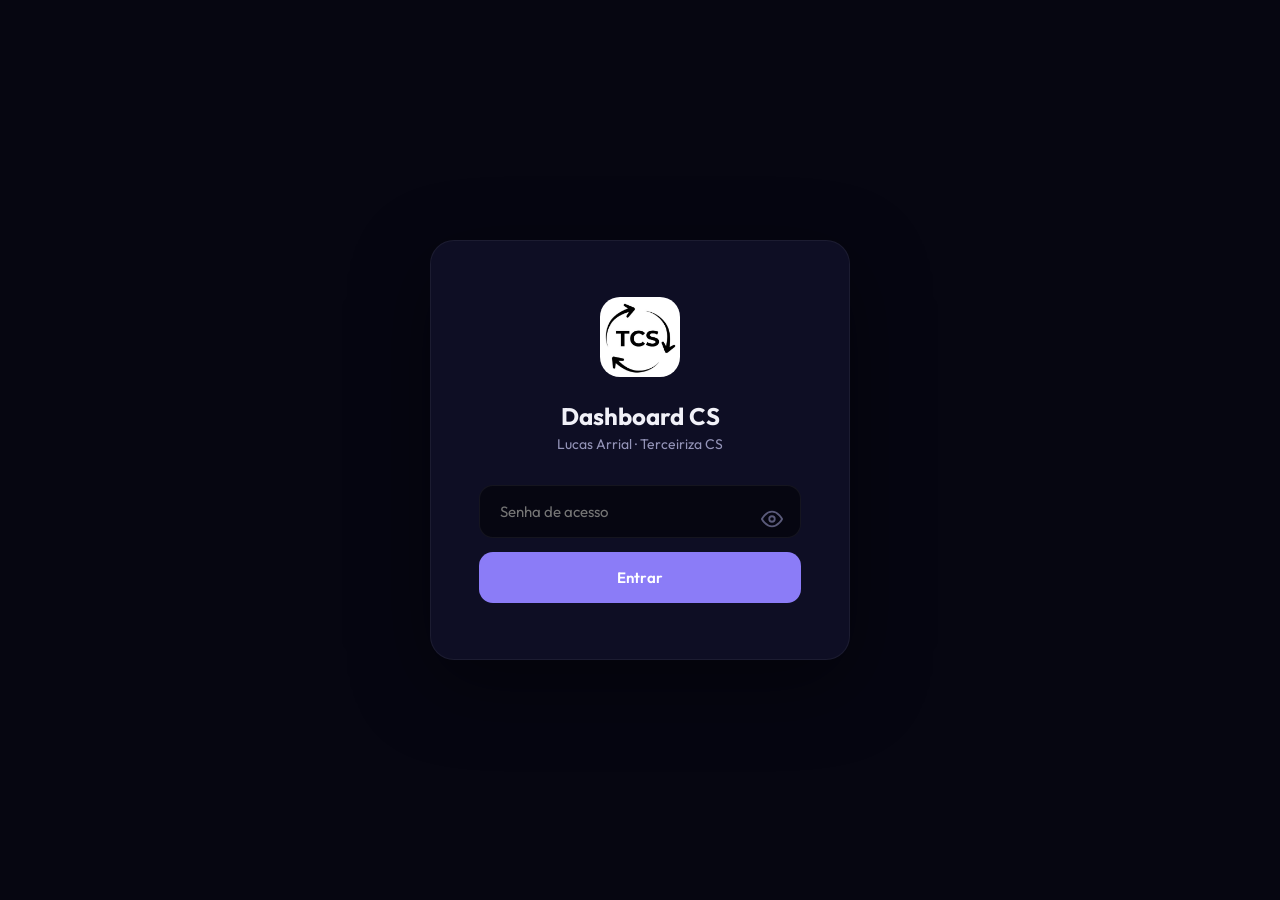
<file: lucasarrial/index.html>
<!DOCTYPE html>
<html lang="pt-BR" data-theme="dark">
<head>
<meta charset="UTF-8">
<meta name="viewport" content="width=device-width, initial-scale=1.0">
<title>Dashboard CS — Lucas Arrial | Terceiriza CS</title>
<link rel="icon" type="image/jpeg" href="[data-uri]">
<link href="https://fonts.googleapis.com/css2?family=Outfit:wght@300;400;500;600;700;800&family=JetBrains+Mono:wght@400;500;600;700&display=swap" rel="stylesheet">
<style>
*{margin:0;padding:0;box-sizing:border-box}
[data-theme="dark"]{
  --bg:#060611;--card:#0e0e24;--border:rgba(255,255,255,.06);--bh:rgba(255,255,255,.12);
  --accent:#8b7cf7;--a2:#c4b5fd;--red:#f87171;--teal:#2dd4bf;--gold:#fbbf24;--green:#34d399;
  --pink:#f472b6;--orange:#fb923c;--sky:#38bdf8;--cyan:#22d3ee;
  --t1:#f1f1f8;--t2:#9494b8;--t3:#5a5a7a;
  --chart-bg:rgba(255,255,255,.012);--track-bg:rgba(255,255,255,.03);--track-fill:rgba(255,255,255,.04);
  --tt-bg:rgba(14,14,36,.95);--donut-hole:var(--card);--shadow:rgba(0,0,0,.4);
  --grad1:rgba(139,124,247,.05);--grad2:rgba(45,212,191,.04);
  --toggle-bg:#1a1a3e;--tab-bg:rgba(255,255,255,.03);--tab-hover:rgba(255,255,255,.06)
}
[data-theme="light"]{
  --bg:#f0f2f5;--card:#ffffff;--border:rgba(0,0,0,.08);--bh:rgba(0,0,0,.14);
  --accent:#6d5dd3;--a2:#5b4bbf;--red:#dc2626;--teal:#0d9488;--gold:#d97706;--green:#16a34a;
  --pink:#db2777;--orange:#ea580c;--sky:#0284c7;--cyan:#0891b2;
  --t1:#1a1a2e;--t2:#4a4a6a;--t3:#8a8aa0;
  --chart-bg:rgba(0,0,0,.02);--track-bg:rgba(0,0,0,.05);--track-fill:rgba(0,0,0,.06);
  --tt-bg:rgba(255,255,255,.97);--donut-hole:var(--card);--shadow:rgba(0,0,0,.1);
  --grad1:rgba(109,93,211,.04);--grad2:rgba(13,148,136,.03);
  --toggle-bg:#e2e2f0;--tab-bg:rgba(0,0,0,.03);--tab-hover:rgba(0,0,0,.06)
}
body{background:var(--bg);color:var(--t1);font-family:'Outfit',sans-serif;-webkit-font-smoothing:antialiased;transition:background .3s,color .3s}
body::before{content:'';position:fixed;inset:0;background:radial-gradient(ellipse at 25% 15%,var(--grad1) 0%,transparent 50%),radial-gradient(ellipse at 75% 85%,var(--grad2) 0%,transparent 50%);pointer-events:none}

/* Login */
#loginScreen{position:fixed;inset:0;background:var(--bg);z-index:9999;display:flex;align-items:center;justify-content:center}
.login-box{background:var(--card);border:1px solid var(--border);border-radius:24px;padding:56px 48px;text-align:center;max-width:420px;width:92%;box-shadow:0 24px 80px var(--shadow)}
.login-logo{width:80px;height:80px;border-radius:20px;object-fit:cover;margin-bottom:20px}
.login-box h2{font-size:24px;font-weight:700;margin-bottom:4px}
.login-box p{font-size:14px;color:var(--t2);margin-bottom:32px}
.login-input{width:100%;padding:16px 20px;background:var(--bg);border:1px solid var(--border);border-radius:14px;color:var(--t1);font-family:'Outfit';font-size:15px;outline:none;margin-bottom:14px}
.login-input:focus{border-color:var(--accent)}
.login-btn{width:100%;padding:16px;background:var(--accent);border:none;border-radius:14px;color:#fff;font-family:'Outfit';font-weight:600;font-size:15px;cursor:pointer}
#pwdError{font-size:13px;color:var(--red);margin-bottom:12px;display:none}

/* Layout */
.wrap{padding:0 48px 60px;position:relative;z-index:1}
.hdr{display:flex;align-items:center;justify-content:space-between;padding:36px 0 32px;border-bottom:1px solid var(--border);flex-wrap:wrap;gap:16px}
.hdr-left{display:flex;align-items:center;gap:20px}
.hdr-logo{width:56px;height:56px;border-radius:16px;object-fit:cover;box-shadow:0 8px 32px var(--shadow)}[data-theme="dark"] .hdr-logo{filter:invert(1) brightness(2)}
.hdr h1{font-size:32px;font-weight:800;letter-spacing:-.8px}
.hdr .sub{font-size:15px;color:var(--t2);margin-top:3px}
.hdr-right{display:flex;align-items:center;gap:12px;flex-wrap:wrap}
.updated-badge{background:rgba(45,212,191,.1);color:var(--teal);padding:10px 20px;border-radius:14px;font-size:13px;font-family:'JetBrains Mono'}
.theme-toggle{background:var(--toggle-bg);border:1px solid var(--border);border-radius:50px;padding:6px;display:flex;gap:4px;cursor:pointer}
.theme-btn{width:36px;height:36px;border:none;border-radius:50%;font-size:18px;cursor:pointer;background:transparent;display:flex;align-items:center;justify-content:center;transition:all .3s}
.theme-btn.active{background:var(--accent);box-shadow:0 2px 12px rgba(139,124,247,.3)}

/* Tabs */
.tab-nav{display:flex;gap:6px;margin-top:28px;background:var(--tab-bg);border:1px solid var(--border);border-radius:16px;padding:6px;width:fit-content}
.tab-btn{padding:14px 28px;border:none;border-radius:12px;font-family:'Outfit',sans-serif;font-size:14px;font-weight:600;color:var(--t2);background:transparent;cursor:pointer;transition:all .25s ease;white-space:nowrap}
.tab-btn:hover{color:var(--t1);background:var(--tab-hover)}
.tab-btn.active{color:#fff;background:var(--accent);box-shadow:0 4px 16px rgba(139,124,247,.3)}
.tab-content{display:none;animation:fadeTab .3s ease}
.tab-content.active{display:block}
@keyframes fadeTab{from{opacity:0;transform:translateY(8px)}to{opacity:1;transform:translateY(0)}}

/* Filter bar */
.filter-bar{background:var(--card);border:1px solid var(--border);border-radius:20px;padding:24px 28px;margin-top:20px;display:flex;flex-direction:column;gap:18px}
.filter-header{display:flex;align-items:center;justify-content:space-between}
.filter-title{font-size:14px;font-weight:600;text-transform:uppercase;letter-spacing:1.5px;color:var(--t2);display:flex;align-items:center;gap:10px}
.filter-actions{display:flex;gap:10px}
.filter-clear{background:transparent;border:1px solid var(--border);color:var(--t2);font-family:'Outfit';font-size:13px;font-weight:500;padding:8px 18px;border-radius:10px;cursor:pointer;transition:all .2s}
.filter-clear:hover{border-color:var(--red);color:var(--red)}
.filter-apply{background:var(--accent);border:none;color:#fff;font-family:'Outfit';font-size:13px;font-weight:600;padding:8px 22px;border-radius:10px;cursor:pointer;box-shadow:0 2px 12px rgba(139,124,247,.25);transition:all .2s}
.filter-apply:hover{filter:brightness(1.15)}
.filter-grid{display:grid;grid-template-columns:repeat(3,1fr);gap:14px}
.filter-group{display:flex;flex-direction:column;gap:6px}
.filter-label{font-size:12px;font-weight:500;color:var(--t3);text-transform:uppercase;letter-spacing:.8px}
.ms-wrap{position:relative}
.ms-trigger{background:var(--bg);border:1px solid var(--border);color:var(--t2);font-family:'Outfit';font-size:14px;padding:12px 36px 12px 16px;border-radius:12px;cursor:pointer;transition:border-color .2s;width:100%;text-align:left;overflow:hidden;white-space:nowrap;text-overflow:ellipsis;position:relative}
.ms-trigger:hover,.ms-trigger.open{border-color:var(--accent)}
.ms-trigger::after{content:'';position:absolute;right:14px;top:50%;transform:translateY(-50%);width:0;height:0;border-left:5px solid transparent;border-right:5px solid transparent;border-top:6px solid var(--t3);transition:transform .2s}
.ms-trigger.open::after{transform:translateY(-50%) rotate(180deg)}
.ms-count{background:var(--accent);color:#fff;font-size:11px;font-weight:700;padding:2px 7px;border-radius:6px;font-family:'JetBrains Mono';margin-left:6px}
.ms-dropdown{position:absolute;top:calc(100% + 6px);left:0;right:0;background:var(--card);border:1px solid var(--accent);border-radius:14px;padding:8px;z-index:100;display:none;box-shadow:0 12px 40px var(--shadow);max-height:260px;overflow-y:auto}
.ms-dropdown.show{display:block}
.ms-selall{display:flex;align-items:center;gap:10px;padding:10px 12px;border-radius:8px;cursor:pointer;font-size:13px;font-weight:600;color:var(--accent);border-bottom:1px solid var(--border);margin-bottom:4px;transition:background .15s}
.ms-selall:hover{background:var(--track-bg)}
.ms-option{display:flex;align-items:center;gap:10px;padding:10px 12px;border-radius:8px;cursor:pointer;transition:background .15s;font-size:14px;color:var(--t1)}
.ms-option:hover{background:var(--track-bg)}
.ms-check{width:20px;height:20px;border:2px solid var(--border);border-radius:6px;display:flex;align-items:center;justify-content:center;transition:all .15s;flex-shrink:0}
.ms-option.selected .ms-check{background:var(--accent);border-color:var(--accent)}
.ms-option.selected .ms-check::after{content:'✓';color:#fff;font-size:12px;font-weight:700}
.filter-date-row{display:flex;gap:10px}
.filter-date{flex:1;background:var(--bg);border:1px solid var(--border);color:var(--t1);font-family:'Outfit';font-size:14px;padding:12px 16px;border-radius:12px;outline:none}
.filter-date:focus{border-color:var(--accent)}
.filter-date::-webkit-calendar-picker-indicator{filter:invert(.6)}
.active-filters{display:flex;gap:8px;flex-wrap:wrap;align-items:center}
.filter-tag{background:rgba(139,124,247,.12);border:1px solid rgba(139,124,247,.25);color:var(--a2);font-size:12px;font-weight:600;font-family:'JetBrains Mono';padding:6px 14px;border-radius:50px;display:flex;align-items:center;gap:8px}
.filter-tag.neutral{background:rgba(255,255,255,.03);border-color:var(--border);color:var(--t3)}
.filter-tag .x{width:16px;height:16px;background:rgba(255,255,255,.1);border-radius:50%;display:flex;align-items:center;justify-content:center;font-size:10px;cursor:pointer}
.filter-tag .x:hover{background:rgba(248,113,113,.3);color:var(--red)}
.results-badge{background:rgba(45,212,191,.08);border:1px solid rgba(45,212,191,.2);color:var(--teal);font-size:13px;font-family:'JetBrains Mono';font-weight:500;padding:8px 18px;border-radius:10px;margin-left:auto}

/* Sections */
.sec{font-size:15px;text-transform:uppercase;letter-spacing:2.5px;color:var(--t3);font-weight:600;margin:44px 0 22px;display:flex;align-items:center;gap:12px}
.sec::after{content:'';flex:1;height:1px;background:var(--border)}

/* KPIs */
.kpis{display:grid;grid-template-columns:repeat(4,1fr);gap:20px;margin:32px 0;border-top:1px solid var(--border);padding-top:32px}
.kpi{background:var(--card);border:1px solid var(--border);border-radius:24px;padding:36px 32px;transition:all .3s}
.kpi:hover{transform:translateY(-3px);border-color:var(--bh);box-shadow:0 16px 48px var(--shadow)}
.kpi-bar{height:4px;border-radius:2px;margin-bottom:24px}
.kpi-l{font-size:14px;color:var(--t2);text-transform:uppercase;letter-spacing:1.2px;font-weight:500;margin-bottom:14px}
.kpi-v{font-size:48px;font-weight:700;font-family:'JetBrains Mono';line-height:1;letter-spacing:-2px}
.kpi-s{font-size:14px;color:var(--t3);margin-top:10px;font-family:'JetBrains Mono'}

/* Grids */
.g2{display:grid;grid-template-columns:1fr 1fr;gap:24px}
.g3{display:grid;grid-template-columns:1fr 1fr 1fr;gap:24px}
.g5{display:grid;grid-template-columns:repeat(5,1fr);gap:18px}

/* Cards */
.card{background:var(--card);border:1px solid var(--border);border-radius:24px;padding:36px;transition:all .3s}
.card:hover{border-color:var(--bh);box-shadow:0 12px 40px var(--shadow)}
.card h3{font-size:20px;font-weight:700;margin-bottom:6px;letter-spacing:-.3px}
.card .d{font-size:14px;color:var(--t3);margin-bottom:24px}

/* Charts */
.chart{height:340px;background:var(--chart-bg);border-radius:14px;display:flex;flex-direction:column;overflow:hidden}
.chart-bars{flex:1;display:flex;align-items:flex-end;gap:14px;padding:24px 20px 0}
.chart-labels{display:flex;gap:14px;padding:10px 20px 14px}
.chart-lbl{flex:1;text-align:center;font-size:11px;color:var(--t3);font-weight:500;line-height:1.3}
.bar{flex:1;border-radius:8px 8px 0 0;transition:all .3s;position:relative;cursor:default}
.bar:hover{filter:brightness(1.3);transform:scaleY(1.04)}

/* Donut */
.donut-area{height:340px;background:var(--chart-bg);border-radius:14px;display:flex;align-items:center;justify-content:center;flex-direction:column;gap:20px;position:relative;cursor:default}
.donut-ring{width:180px;height:180px;border-radius:50%;display:flex;align-items:center;justify-content:center;position:relative;transition:transform .3s}
.donut-ring:hover{transform:scale(1.05)}
.donut-center{text-align:center}
.donut-v{font-size:20px;font-weight:700;font-family:'JetBrains Mono';letter-spacing:-1px;word-break:break-all;line-height:1.1}
.donut-lbl{font-size:13px;color:var(--t3)}
.donut-legend{display:flex;gap:16px;font-size:13px;color:var(--t2);flex-wrap:wrap;justify-content:center}
.donut-legend span{display:flex;align-items:center;gap:6px}
.donut-legend i{width:10px;height:10px;border-radius:50%;display:inline-block}

/* Hbar */
.hbar-area{background:var(--chart-bg);border-radius:14px;padding:36px;display:flex;flex-direction:column;justify-content:center;gap:32px}
.hbar-row{display:flex;align-items:center;gap:16px}
.hbar-lbl{font-size:15px;color:var(--t2);min-width:150px;text-align:right}
.hbar-track{flex:1;height:44px;background:var(--track-bg);border-radius:14px;overflow:visible;position:relative}
.hbar-fill{height:100%;border-radius:14px;display:flex;align-items:center;padding-left:16px;font-family:'JetBrains Mono';font-weight:600;font-size:15px;color:#fff;transition:width .6s;white-space:nowrap;overflow:visible}

/* Funil table */
.ft-row{display:flex;align-items:center;gap:14px;padding:14px 0;border-bottom:1px solid var(--track-bg);transition:all .2s;cursor:default}
.ft-row:last-child{border:none}
.ft-row:hover{background:var(--track-bg);border-radius:8px;transform:translateX(4px)}
.ft-tag{padding:6px 14px;border-radius:14px;font-size:13px;font-weight:600;font-family:'JetBrains Mono';min-width:240px}
.ft-qty{font-family:'JetBrains Mono';font-weight:700;font-size:16px;min-width:60px;text-align:right}
.ft-pct{font-family:'JetBrains Mono';font-size:15px;color:var(--t2);min-width:70px;text-align:right}
.ft-track{flex:1;height:8px;background:var(--track-fill);border-radius:4px;overflow:hidden}
.ft-fill{height:100%;border-radius:4px}

/* Progress chart */
.prog-area{height:340px;background:var(--chart-bg);border-radius:14px;display:flex;flex-direction:column;overflow:visible}
.prog-bars{flex:1;display:flex;align-items:flex-end;gap:8px;padding:24px 16px 0}
.prog-labels{display:flex;gap:8px;padding:8px 16px 12px}
.prog-lbl{flex:1;text-align:center;font-size:10px;color:var(--t3);font-family:'JetBrains Mono'}
.prog-bar{flex:1;border-radius:6px 6px 0 0;position:relative;transition:all .3s;cursor:default}
.prog-bar:hover{filter:brightness(1.3);transform:scaleY(1.04)}
.prog-pct{position:absolute;top:-20px;left:50%;transform:translateX(-50%);font-size:11px;font-family:'JetBrains Mono';font-weight:600;color:var(--t1);white-space:nowrap}

/* Retention bar */
.retention-bar{display:flex;height:48px;border-radius:14px;overflow:hidden;margin-top:16px}
.retention-fill{display:flex;align-items:center;justify-content:center;font-family:'JetBrains Mono';font-weight:600;font-size:14px;color:#fff}

/* Financeiro */
.fin{background:var(--card);border:1px solid var(--border);border-radius:24px;padding:32px 24px;text-align:center;transition:all .3s;position:relative;cursor:default}
.fin:hover{border-color:var(--bh);box-shadow:0 12px 40px var(--shadow);transform:translateY(-4px)}
.fin-icon{font-size:36px;margin-bottom:14px}
.fin-val{font-size:32px;font-weight:700;font-family:'JetBrains Mono';letter-spacing:-1px}
.fin-label{font-size:14px;color:var(--t2);margin-top:8px;font-weight:500}
.fin-sub{font-size:13px;color:var(--t3);margin-top:4px;font-family:'JetBrains Mono'}

/* Trend cards */
.trend-card{background:var(--card);border:1px solid var(--border);border-radius:24px;padding:32px;text-align:center;transition:all .3s}
.trend-card:hover{border-color:var(--bh);box-shadow:0 12px 40px var(--shadow)}
.trend-val{font-size:44px;font-weight:700;font-family:'JetBrains Mono';letter-spacing:-2px;margin:12px 0 8px}
.trend-money{font-size:16px;font-family:'JetBrains Mono';margin-bottom:6px}
.trend-pct{font-size:13px;font-family:'JetBrains Mono';padding:4px 12px;border-radius:8px;display:inline-block}

/* Cross-sell */
.rc{background:linear-gradient(135deg,var(--card) 0%,rgba(139,124,247,.04) 100%);border:1px solid rgba(139,124,247,.15);border-radius:24px;padding:36px}
.rc h3{font-size:20px;font-weight:700;color:var(--a2);margin-bottom:20px}
.rc-row{display:flex;justify-content:space-between;align-items:center;padding:14px 0;border-bottom:1px solid var(--track-bg)}
.rc-row:last-child{border:none}
.rc-l{font-size:15px;color:var(--t2)}
.rc-v{font-size:17px;font-weight:600;font-family:'JetBrains Mono'}
.rc-badge{display:inline-block;font-size:10px;font-weight:600;letter-spacing:1px;text-transform:uppercase;padding:4px 10px;border-radius:100px;margin-left:8px}
.rc-badge.conv{background:rgba(139,124,247,.12);color:var(--accent)}
.rc-badge.perf{background:rgba(45,212,191,.12);color:var(--teal)}
.rc-potencial{display:flex;justify-content:space-between;align-items:center;padding:14px 16px;margin-top:8px;border-radius:14px;background:rgba(251,191,36,.06);border:1px solid rgba(251,191,36,.12)}
.rc-potencial .rc-l{color:var(--gold);font-weight:500}
.rc-alert{display:flex;align-items:center;gap:10px;padding:14px 18px;border-radius:14px;margin-top:12px;font-size:13px;font-weight:500;background:rgba(251,191,36,.08);border:1px solid rgba(251,191,36,.15);color:var(--gold)}

/* Activation velocity */
.activ-grid{display:grid;grid-template-columns:1fr 1fr;gap:24px}
.activ-hero{display:flex;flex-direction:column;gap:16px}
.hero-stat{background:var(--card);border:1px solid var(--border);border-radius:24px;padding:24px 28px;text-align:center;transition:all .3s}
.hero-stat:hover{border-color:var(--bh);box-shadow:0 12px 40px var(--shadow);transform:translateY(-3px)}
.hero-big{font-family:'JetBrains Mono';font-size:42px;font-weight:800;line-height:1;margin-bottom:6px}
.hero-lbl{font-size:12px;font-weight:500;color:var(--t2);text-transform:uppercase;letter-spacing:1px}
.alert-box{display:flex;align-items:center;gap:10px;padding:14px 18px;border-radius:14px;font-size:13px;font-weight:500}
.alert-box.ok{background:rgba(45,212,191,.08);border:1px solid rgba(45,212,191,.15);color:var(--teal)}
.alert-box.warn{background:rgba(251,191,36,.08);border:1px solid rgba(251,191,36,.15);color:var(--gold)}
.alert-box.danger{background:rgba(248,113,113,.08);border:1px solid rgba(248,113,113,.15);color:var(--red)}
.activ-bars{background:var(--card);border:1px solid var(--border);border-radius:24px;padding:28px;transition:all .3s}
.activ-bars:hover{border-color:var(--bh);box-shadow:0 12px 40px var(--shadow)}
.activ-bars h3{font-size:16px;font-weight:700;margin-bottom:6px}
.activ-bars .d{font-size:13px;color:var(--t3);margin-bottom:20px}
.ab-row{display:flex;align-items:center;gap:12px;margin-bottom:10px}
.ab-row:last-child{margin-bottom:0}
.ab-lbl{font-size:12px;font-weight:500;color:var(--t2);width:80px;flex-shrink:0;text-align:right;font-family:'JetBrains Mono'}
.ab-track{flex:1;height:26px;background:var(--track-bg);border-radius:8px;overflow:hidden}
.ab-fill{height:100%;border-radius:8px;display:flex;align-items:center;padding-left:10px;transition:width .6s}
.ab-fill.accent{background:linear-gradient(90deg,var(--accent),rgba(139,124,247,.5))}
.ab-fill.teal{background:linear-gradient(90deg,var(--teal),rgba(45,212,191,.4))}
.ab-fill.dim{background:linear-gradient(90deg,rgba(148,148,184,.45),rgba(148,148,184,.2))}
.ab-pct{font-family:'JetBrains Mono';font-size:11px;font-weight:600;color:var(--bg);white-space:nowrap}
.ab-pct-out{font-family:'JetBrains Mono';font-size:11px;font-weight:600;color:var(--t3);margin-left:8px;flex-shrink:0}
.ab-cnt{font-family:'JetBrains Mono';font-size:10px;color:var(--t3);margin-left:6px;flex-shrink:0}

/* Insights */
.ins-g{display:grid;grid-template-columns:1fr 1fr;gap:18px}
.ins{background:var(--card);border:1px solid var(--border);border-radius:24px;padding:28px;border-left:5px solid var(--accent)}
.ins.w{border-left-color:var(--red)}.ins.ok{border-left-color:var(--teal)}.ins.i{border-left-color:var(--gold)}
.ins-t{font-size:16px;font-weight:700;margin-bottom:8px}
.ins-p{font-size:14px;color:var(--t2);line-height:1.8}

/* Hidden note */
.hidden-note{background:rgba(139,124,247,.04);border:1px dashed rgba(139,124,247,.2);border-radius:16px;padding:24px 28px;text-align:center;color:var(--t3);font-size:14px}
.hidden-note strong{color:var(--a2)}

/* Tooltip */
.tt{position:absolute;bottom:calc(100% + 10px);left:50%;transform:translateX(-50%);background:var(--tt-bg);border:1px solid var(--accent);color:var(--t1);padding:8px 14px;border-radius:10px;font-size:13px;font-family:'JetBrains Mono';white-space:nowrap;opacity:0;pointer-events:none;transition:opacity .2s;z-index:100;box-shadow:0 8px 24px var(--shadow)}
.bar:hover .tt,.prog-bar:hover .tt,.donut-ring:hover .tt{opacity:1}

/* Loading */
.loading-overlay{position:fixed;inset:0;background:var(--bg);z-index:9998;display:flex;align-items:center;justify-content:center;flex-direction:column;gap:24px}
.loading-spinner{width:48px;height:48px;border:3px solid var(--border);border-top-color:var(--accent);border-radius:50%;animation:spin .8s linear infinite}
@keyframes spin{to{transform:rotate(360deg)}}
.loading-text{font-size:16px;color:var(--t2)}

/* Footer */
.footer{text-align:center;padding:40px;font-size:14px;color:var(--t3);border-top:1px solid var(--border);margin-top:32px}
.footer strong{color:var(--a2)}

.tab-btn .tab-short{display:none}.tab-btn .tab-full{display:inline}
@media(max-width:1100px){.wrap{padding:0 24px 60px}.g2,.g3,.activ-grid{grid-template-columns:1fr}.g5{grid-template-columns:repeat(3,1fr)}.kpis{grid-template-columns:repeat(2,1fr)}.filter-grid{grid-template-columns:repeat(2,1fr)}.tab-nav{width:100%;overflow-x:auto;-webkit-overflow-scrolling:touch;scrollbar-width:none}.tab-nav::-webkit-scrollbar{display:none}.tab-btn{flex-shrink:0}}
.hbar-fill{overflow:hidden;text-overflow:ellipsis}@media(max-width:600px){.kpis,.g5{grid-template-columns:1fr}.ins-g{grid-template-columns:1fr}.kpi-v{font-size:36px}.hdr h1{font-size:24px}.filter-grid{grid-template-columns:1fr}.tab-btn{padding:10px 14px;font-size:12px}.tab-btn .tab-full{display:none}.tab-btn .tab-short{display:inline}.hero-big{font-size:32px}.hbar-fill{font-size:11px!important;padding-left:8px!important;overflow:visible!important}.hbar-lbl{min-width:80px!important;font-size:12px!important}.fin-val{font-size:22px!important}.fin{padding:20px 12px!important}.g5{gap:10px!important}.donut-v{font-size:17px!important}.donut-legend{font-size:11px!important;gap:8px!important}.ft-tag{min-width:140px!important;font-size:11px!important;padding:4px 8px!important}.ft-qty{font-size:14px!important;min-width:40px!important}.ft-pct{font-size:13px!important;min-width:50px!important}.chart-lbl{font-size:9px!important}.rc{padding:20px!important}.rc-row{flex-direction:column;gap:4px;align-items:flex-start}.trend-val{font-size:32px!important}.trend-card{padding:20px!important}.ab-lbl{width:50px!important;font-size:10px!important}.retention-fill{font-size:11px!important}.sec{font-size:12px!important;letter-spacing:1.5px!important}.wrap{padding:0 12px 40px!important}}
</style>
</head>
<body>

<!-- LOGIN -->
<div id="loginScreen">
  <div class="login-box">
    <img src="[data-uri]" class="login-logo" onerror="this.style.display='none'">
    <h2>Dashboard CS</h2>
    <p>Lucas Arrial · Terceiriza CS</p>
    <div style="position:relative"><input class="login-input" type="password" id="pwdInput" placeholder="Senha de acesso" onkeydown="if(event.key==='Enter')doLogin()" style="padding-right:48px"><button id="eyeBtn" onclick="togglePwd()" style="position:absolute;right:14px;top:50%;transform:translateY(-50%);background:none;border:none;color:var(--t3);cursor:pointer;padding:4px;display:flex;align-items:center;justify-content:center" title="Mostrar/ocultar senha"><svg id="eyeOpen" width="22" height="22" viewBox="0 0 24 24" fill="none" stroke="currentColor" stroke-width="2" stroke-linecap="round" stroke-linejoin="round"><path d="M1 12s4-8 11-8 11 8 11 8-4 8-11 8-11-8-11-8z"/><circle cx="12" cy="12" r="3"/></svg><svg id="eyeClosed" width="22" height="22" viewBox="0 0 24 24" fill="none" stroke="currentColor" stroke-width="2" stroke-linecap="round" stroke-linejoin="round" style="display:none"><path d="M17.94 17.94A10.07 10.07 0 0 1 12 20c-7 0-11-8-11-8a18.45 18.45 0 0 1 5.06-5.94M9.9 4.24A9.12 9.12 0 0 1 12 4c7 0 11 8 11 8a18.5 18.5 0 0 1-2.16 3.19m-6.72-1.07a3 3 0 1 1-4.24-4.24"/><line x1="1" y1="1" x2="23" y2="23"/></svg></button></div>
    <div id="pwdError">Senha incorreta</div>
    <button class="login-btn" onclick="doLogin()">Entrar</button>
  </div>
</div>

<!-- LOADING -->
<div class="loading-overlay" id="loadingOverlay"><div class="loading-spinner"></div><div class="loading-text">Carregando dados...</div></div>

<!-- MAIN -->
<div class="wrap" id="mainWrap" style="display:none">
  <div class="hdr">
    <div class="hdr-left">
      <img src="[data-uri]" class="hdr-logo" onerror="this.style.display='none'">
      <div><h1>Dashboard CS</h1><div class="sub">Lucas Arrial · Terceiriza CS</div></div>
    </div>
    <div class="hdr-right">
      <div class="theme-toggle" onclick="toggleTheme()">
        <button class="theme-btn" id="btnLight">☀️</button>
        <button class="theme-btn active" id="btnDark">🌙</button>
      </div>
      <span class="updated-badge" id="badgeUpdated"></span>
    </div>
  </div>

  <!-- TABS -->
  <nav class="tab-nav">
    <button class="tab-btn active" onclick="switchTab('geral',this)">📊 <span class="tab-full">Visão Geral</span><span class="tab-short">Visão</span></button>
    <button class="tab-btn" onclick="switchTab('engajamento',this)">🎯 <span class="tab-full">Engajamento do Aluno</span><span class="tab-short">Engajamento</span></button>
    <button class="tab-btn" onclick="switchTab('financeiro',this)">💰 <span class="tab-full">Financeiro & Recompra</span><span class="tab-short">Financeiro</span></button>
    <button class="tab-btn" onclick="switchTab('renovacao',this)">🔄 <span class="tab-full">Renovação</span><span class="tab-short">Renovação</span></button>
    <button class="tab-btn" onclick="switchTab('detalhamento',this)">👤 <span class="tab-full">Detalhamento do Aluno</span><span class="tab-short">Aluno</span></button>
  </nav>

  <!-- FILTROS -->
  <div class="filter-bar">
    <div class="filter-header">
      <span class="filter-title">🔍 Filtros</span>
      <div class="filter-actions">
        <button class="filter-clear" onclick="resetFilters()">Limpar filtros</button>
        <button class="filter-apply" onclick="applyFilters()">Aplicar</button>
      </div>
    </div>
    <div class="filter-grid">
      <div class="filter-group"><label class="filter-label">Produto</label><div class="ms-wrap" data-filter="produto" id="fProduto"></div></div>
      <div class="filter-group"><label class="filter-label">Status da Compra</label><div class="ms-wrap" data-filter="statusCompra" id="fStatusCompra"></div></div>
      <div class="filter-group"><label class="filter-label">Tipo de Aluno</label><div class="ms-wrap" data-filter="tipoAluno" id="fTipoAluno"></div></div>
      <div class="filter-group"><label class="filter-label">Status Club</label><div class="ms-wrap" data-filter="statusClub" id="fStatusClub"></div></div>
      <div class="filter-group"><label class="filter-label">Data da Compra</label><div class="filter-date-row"><input type="date" class="filter-date" id="fDe"><input type="date" class="filter-date" id="fAte"></div></div>
      <div class="filter-group"><label class="filter-label">Funil Calculado</label><div class="ms-wrap" data-filter="funilCalc" id="fFunil"></div></div>
    </div>
    <div class="active-filters" id="tagsArea"><div class="filter-tag neutral">Nenhum filtro ativo — mostrando todos os dados</div></div>
  </div>

  <!-- TAB CONTENTS -->
  <div class="tab-content active" id="tab-geral"><div id="contentGeral"></div></div>
  <div class="tab-content" id="tab-engajamento"><div id="contentEngajamento"></div></div>
  <div class="tab-content" id="tab-financeiro"><div id="contentFinanceiro"></div></div>
  <div class="tab-content" id="tab-renovacao">
    <div class="filter-bar" style="margin-bottom:20px">
      <div class="filter-header"><span class="filter-title">🔍 Filtros Renovação</span><div class="filter-actions"><button class="filter-clear" onclick="resetRenovFilters()">Limpar</button><button class="filter-apply" onclick="applyFilters()">Aplicar</button></div></div>
      <div class="filter-grid">
        <div class="filter-group"><label class="filter-label">Vence em</label><div class="ms-wrap" data-filter="vence" id="fVence"></div></div>
        <div class="filter-group"><label class="filter-label">Status</label><div class="ms-wrap" data-filter="vencStatus" id="fVencStatus"></div></div>
      </div>
    </div>
    <div id="contentRenovacao"></div>
    <div id="contentRenovacoesReais" style="margin-top:32px"></div>
  </div>
  <div class="tab-content" id="tab-detalhamento"><div id="contentDetalhamento"></div></div>

  <div class="footer"><strong>Terceiriza CS</strong> · Dashboard · Lucas Arrial</div>
</div>

<script>
const API_URL='https://script.google.com/macros/s/AKfycbxtD9GQO5Bt3szkW08e4fh7OFrE8BsQyCKxgqyrSWuAGFcyQwXTvP9zH3RqWxEgl5wQ9Q/exec';
const PWD='lucasarrial123';
const R={PRODUTO:0,STATUS_COMPRA:1,TIPO_ALUNO:2,STATUS_CLUB:3,FUNIL:4,PROG:5,AULAS:6,TOTAL_AULAS:7,ACESSOU:8,QTD_ACESSOS:9,DT_COMPRA:10,ULT_ACESSO:11,VALOR:12,EMAIL:13,DT_APROV:14,PRIM_ACESSO:15,NOME:16};

const fmtN=n=>n.toLocaleString('pt-BR');
const fmtR=n=>'R$ '+Math.round(n).toLocaleString('pt-BR');
const fmtRS=n=>{if(n>=1000000)return'R$ '+(n/1000000).toFixed(1).replace('.',',')+' M';return fmtR(n);};
const fmtP=n=>n.toFixed(1).replace('.',',')+' %';
const funilOrder=['Nunca acessou','Acessou mas não consumiu','Consumiu pouco','Desengajado','Engajado','Recompra'];
const funilColors=['var(--pink)','var(--orange)','var(--gold)','var(--red)','var(--teal)','var(--green)'];
const funilBg=['rgba(244,114,182,.12)','rgba(251,146,60,.12)','rgba(251,191,36,.12)','rgba(248,113,113,.12)','rgba(45,212,191,.12)','rgba(52,211,153,.12)'];
function normProd(p){if(!p)return'outro';const lc=p.toLowerCase();if(lc.includes('fábrica de conteúdo')||lc.includes('fabrica de conteudo'))return'fci';if(lc.includes('sistema de geração')||lc.includes('sistema de geracao'))return'sgp';if(lc.includes('programa ai content')||lc.includes('ai content'))return'pai';return'outro';}
const prodNames={fci:'FCI',sgp:'SGP',pai:'Programa AI Content',outro:'Outro'};
const prodNamesFull={fci:'Fábrica de Conteúdo Invisível',sgp:'Sistema de Geração Pronto',pai:'Programa AI Content',outro:'Outro'};
const prodPrices={fci:297,sgp:497,pai:0,outro:0};
const prodColors={fci:'var(--accent)',sgp:'var(--teal)',pai:'var(--gold)',outro:'var(--t3)'};
const prodOrder=['fci','sgp','pai','outro'];
const progOrder=['0','1-10','11-20','21-30','31-40','41-50','51-60','61-70','71-80','81-90','91-100'];
const progColors=['var(--red)','var(--pink)','var(--orange)','var(--gold)','var(--sky)','var(--cyan)','var(--teal)','var(--green)','var(--accent)','var(--a2)','#fff'];
const tipoColors={'BUYER':'var(--green)','IMPORTED':'var(--accent)','GUEST':'var(--gold)','FREE':'var(--sky)'};

let RAW_DATA=null;let TODAY_MS=0;let RAW_RENOVACOES=null;
const FINANCEIRO_INICIO_MS=new Date(2026,4,1).getTime();// 01/05/2026 — corte para vendas/reembolsos/cancelamentos

function togglePwd(){const i=document.getElementById('pwdInput');const isPass=i.type==='password';i.type=isPass?'text':'password';document.getElementById('eyeOpen').style.display=isPass?'none':'block';document.getElementById('eyeClosed').style.display=isPass?'block':'none';}
function doLogin(){const v=document.getElementById('pwdInput').value;if(v===PWD){document.getElementById('loginScreen').style.display='none';
loadData();}else{document.getElementById('pwdError').style.display='block';}}
function toggleTheme(){const h=document.documentElement;const d=h.getAttribute('data-theme')==='dark';h.setAttribute('data-theme',d?'light':'dark');document.getElementById('btnDark').classList.toggle('active',!d);document.getElementById('btnLight').classList.toggle('active',d);}
function switchTab(tab,btn){document.querySelectorAll('.tab-btn').forEach(b=>b.classList.remove('active'));document.querySelectorAll('.tab-content').forEach(c=>c.classList.remove('active'));document.getElementById('tab-'+tab).classList.add('active');btn.classList.add('active');}

// Multi-select with "Select All"
function buildMS(id,values){
  const wrap=document.getElementById(id);
  let html='<div class="ms-trigger" onclick="toggleMS(this)">Todos</div><div class="ms-dropdown">';
  html+='<div class="ms-selall" onclick="toggleAll(this)">☑ Marcar todos</div>';
  values.forEach(v=>{html+='<div class="ms-option" onclick="toggleOpt(this)" data-val="'+v+'"><div class="ms-check"></div>'+v+'</div>';});
  html+='</div>';wrap.innerHTML=html;
}
function toggleMS(trigger){const dd=trigger.nextElementSibling;const isOpen=dd.classList.contains('show');document.querySelectorAll('.ms-dropdown.show').forEach(d=>{d.classList.remove('show');d.previousElementSibling.classList.remove('open');});if(!isOpen){dd.classList.add('show');trigger.classList.add('open');}}
function toggleOpt(opt){opt.classList.toggle('selected');updateTrigger(opt.closest('.ms-wrap'));}
function toggleAll(el){const wrap=el.closest('.ms-wrap');const opts=wrap.querySelectorAll('.ms-option');const allSel=wrap.querySelectorAll('.ms-option.selected').length===opts.length;opts.forEach(o=>{if(allSel)o.classList.remove('selected');else o.classList.add('selected');});updateTrigger(wrap);}
function updateTrigger(wrap){const trigger=wrap.querySelector('.ms-trigger');const sel=wrap.querySelectorAll('.ms-option.selected');if(sel.length===0){trigger.innerHTML='Todos';}else{const names=Array.from(sel).map(o=>o.dataset.val);const short=names.length<=2?names.join(', '):names.slice(0,2).join(', ')+' ...';trigger.innerHTML=short+' <span class="ms-count">'+sel.length+'</span>';}}
function getMS(id){const sel=document.getElementById(id).querySelectorAll('.ms-option.selected');return Array.from(sel).map(o=>o.dataset.val);}
document.addEventListener('click',e=>{if(!e.target.closest('.ms-wrap')){document.querySelectorAll('.ms-dropdown.show').forEach(d=>{d.classList.remove('show');d.previousElementSibling.classList.remove('open');});}});

async function loadData(){
  try{
    const r=await fetch(API_URL);const d=await r.json();
    if(d.error)throw new Error(d.error);
    RAW_DATA=d.rows;TODAY_MS=d.todayMs;RAW_RENOVACOES=d.renovacoes||null;
    document.getElementById('badgeUpdated').textContent='🟢 '+d.atualizado;
    const sets={produto:new Set(),statusCompra:new Set(),tipoAluno:new Set(),statusClub:new Set(),funilCalc:new Set()};
    RAW_DATA.forEach(r=>{if(r[R.PRODUTO])sets.produto.add(r[R.PRODUTO]);if(r[R.STATUS_COMPRA])sets.statusCompra.add(r[R.STATUS_COMPRA]);if(r[R.TIPO_ALUNO])sets.tipoAluno.add(r[R.TIPO_ALUNO]);if(r[R.STATUS_CLUB])sets.statusClub.add(r[R.STATUS_CLUB]);if(r[R.FUNIL])sets.funilCalc.add(r[R.FUNIL]);});
    buildMS('fProduto',[...sets.produto].sort());
    buildMS('fStatusCompra',[...sets.statusCompra].sort());
    buildMS('fTipoAluno',[...sets.tipoAluno].sort());
    buildMS('fStatusClub',[...sets.statusClub].sort());
    buildMS('fFunil',funilOrder.filter(f=>sets.funilCalc.has(f)));
    buildMS('fVence',['30 dias','90 dias','+90 dias']);
    buildMS('fVencStatus',['Vencido','Bloqueado','Ativo']);
    renderAll(RAW_DATA);
    document.getElementById('loadingOverlay').style.display='none';
    document.getElementById('mainWrap').style.display='block';
  }catch(e){document.getElementById('loadingOverlay').innerHTML='<div style="color:var(--red);padding:40px;text-align:center;font-size:18px">Erro: '+e.message+'</div>';}
}

function getFilteredRows(){
  const fp=getMS('fProduto'),fsc=getMS('fStatusCompra'),fta=getMS('fTipoAluno'),fcl=getMS('fStatusClub'),ff=getMS('fFunil');
  const de=document.getElementById('fDe').value?new Date(document.getElementById('fDe').value).getTime():null;
  const ate=document.getElementById('fAte').value?new Date(document.getElementById('fAte').value+'T23:59:59').getTime():null;
  return RAW_DATA.filter(r=>{
    if(fp.length&&!fp.includes(r[R.PRODUTO]))return false;
    if(fsc.length&&!fsc.includes(r[R.STATUS_COMPRA]))return false;
    if(fta.length&&!fta.includes(r[R.TIPO_ALUNO]))return false;
    if(fcl.length&&!fcl.includes(r[R.STATUS_CLUB]))return false;
    if(ff.length&&!ff.includes(r[R.FUNIL]))return false;
    if(de&&r[R.DT_COMPRA]&&r[R.DT_COMPRA]<de)return false;
    if(ate&&r[R.DT_COMPRA]&&r[R.DT_COMPRA]>ate)return false;
    return true;
  });
}
function applyFilters(){
  const rows=getFilteredRows();
  const tags=[];
  getMS('fProduto').forEach(v=>tags.push(v));getMS('fStatusCompra').forEach(v=>tags.push(v));getMS('fTipoAluno').forEach(v=>tags.push(v));getMS('fStatusClub').forEach(v=>tags.push(v));getMS('fFunil').forEach(v=>tags.push(v));
  if(document.getElementById('fDe').value)tags.push('De: '+document.getElementById('fDe').value);
  if(document.getElementById('fAte').value)tags.push('Até: '+document.getElementById('fAte').value);
  const area=document.getElementById('tagsArea');
  if(!tags.length){area.innerHTML='<div class="filter-tag neutral">Nenhum filtro ativo — mostrando todos os dados</div>';}
  else{area.innerHTML=tags.map(t=>'<div class="filter-tag">'+t+' <span class="x" onclick="this.parentElement.remove()">✕</span></div>').join('')+'<span class="results-badge">→ '+fmtN(rows.length)+' alunos filtrados</span>';}
  renderAll(rows);
}
function resetRenovFilters(){document.querySelectorAll('#fVence .ms-option.selected, #fVencStatus .ms-option.selected').forEach(o=>o.classList.remove('selected'));document.querySelectorAll('#fVence .ms-trigger, #fVencStatus .ms-trigger').forEach(t=>t.innerHTML='Todos');applyFilters();}
function resetFilters(){
  document.querySelectorAll('.ms-option.selected').forEach(o=>o.classList.remove('selected'));
  document.querySelectorAll('.ms-trigger').forEach(t=>t.innerHTML='Todos');
  document.querySelectorAll('.filter-date').forEach(d=>d.value='');
  document.getElementById('tagsArea').innerHTML='<div class="filter-tag neutral">Nenhum filtro ativo — mostrando todos os dados</div>';
  renderAll(RAW_DATA);
}

function aggregate(rows){
  const a={total:rows.length,funil:{},faixaProg:{},faixaDias:{},tipoAluno:{},progVals:[],acessosMes:[],acessou:0,nuncaAcessou:0,
    ativos:0,bloqueados:0,aulasComp:{fci:[],sgp:[],pai:[],outro:[]},totalAulas:{fci:[],sgp:[],pai:[],outro:[]},
    fin:{compras_v:0,compras_n:0,reembolso_v:0,reembolso_n:0,chargeback_v:0,chargeback_n:0,cancelado_v:0,cancelado_n:0},_dtMin:null,_dtMax:null,
    emails:{},progPorEmail:{},
    reemb30:{n:0,v:0},reemb60:{n:0,v:0},reemb90:{n:0,v:0},
    produtos:new Set()};
  const d30=TODAY_MS-30*86400000,d60m=TODAY_MS-60*86400000,d90=TODAY_MS-90*86400000;
  rows.forEach(r=>{
    a.produtos.add(r[R.PRODUTO]);
    if(r[R.STATUS_CLUB]==='ACTIVE')a.ativos++;else a.bloqueados++;
    if(r[R.FUNIL])a.funil[r[R.FUNIL]]=(a.funil[r[R.FUNIL]]||0)+1;
    if(r[R.TIPO_ALUNO])a.tipoAluno[r[R.TIPO_ALUNO]]=(a.tipoAluno[r[R.TIPO_ALUNO]]||0)+1;
    if(r[R.PROG]!==null){
      a.progVals.push(r[R.PROG]);
      const p=r[R.PROG];
      const fp=p===0?'0':p<=10?'1-10':p<=20?'11-20':p<=30?'21-30':p<=40?'31-40':p<=50?'41-50':p<=60?'51-60':p<=70?'61-70':p<=80?'71-80':p<=90?'81-90':'91-100';
      a.faixaProg[fp]=(a.faixaProg[fp]||0)+1;
    }
    if(r[R.QTD_ACESSOS]>=0&&r[R.DT_COMPRA]){const dd=Math.max(Math.floor((TODAY_MS-r[R.DT_COMPRA])/86400000),1);a.acessosMes.push(r[R.QTD_ACESSOS]/Math.max(dd/30,1));}
    if(r[R.ACESSOU])a.acessou++;else a.nuncaAcessou++;
    if(r[R.ULT_ACESSO]){const d=Math.floor((TODAY_MS-r[R.ULT_ACESSO])/86400000);if(d>=0){const fd=d<=14?'0-14d':d<=30?'15-30d':d<=60?'31-60d':'>60d';a.faixaDias[fd]=(a.faixaDias[fd]||0)+1;}}
    const pKey=normProd(r[R.PRODUTO]);
    if(r[R.AULAS]!==null)a.aulasComp[pKey].push(r[R.AULAS]);
    if(r[R.TOTAL_AULAS]!==null)a.totalAulas[pKey].push(r[R.TOTAL_AULAS]);
    if(!a.emails[pKey])a.emails[pKey]=new Set();
    if(r[R.EMAIL])a.emails[pKey].add(r[R.EMAIL]);
    if(r[R.EMAIL]&&r[R.PROG]!==null){
      if(!a.progPorEmail[r[R.EMAIL]])a.progPorEmail[r[R.EMAIL]]={};
      const prev=a.progPorEmail[r[R.EMAIL]][r[R.PRODUTO]];
      if(prev===undefined||r[R.PROG]>prev)a.progPorEmail[r[R.EMAIL]][r[R.PRODUTO]]=r[R.PROG];
    }
    {
      const pk=normProd(r[R.PRODUTO]);const preco=prodPrices[pk]||0;const sc=r[R.STATUS_COMPRA]||'';const sclub=r[R.STATUS_CLUB]||'';
      if(preco>0){
        // RECEITA: TODAS as vendas (sem filtro de data)
        if(!sc||sc==='COMPLETE'||sc==='APPROVED'){a.fin.compras_v+=preco;a.fin.compras_n++;}
        // CHARGEBACK / CANCELADO / PROTESTADO: pelo status_compra (todas as datas)
        else if(sc==='CHARGEBACK'){a.fin.chargeback_v+=preco;a.fin.chargeback_n++;}
        else if(sc==='CANCELLED'){a.fin.cancelado_v+=preco;a.fin.cancelado_n++;}
        else if(sc==='PROTESTED'){a.fin.cancelado_v+=preco;a.fin.cancelado_n++;}
        // REEMBOLSO: alunos BLOQUEADOS com data ANTES de 01/05 (exceto se já contaram em CHARGEBACK/REFUNDED)
        if((sclub==='BLOCKED'||sclub==='BLOCKED_BY_OWNER')&&sc!=='CHARGEBACK'&&sc!=='REFUNDED'){
          const dtRef2=r[R.DT_APROV]||r[R.DT_COMPRA]||0;
          if(dtRef2&&dtRef2<FINANCEIRO_INICIO_MS){
            a.fin.reembolso_v+=preco;a.fin.reembolso_n++;
            if(dtRef2>=d30){a.reemb30.n++;a.reemb30.v+=preco;}
            if(dtRef2>=d60m){a.reemb60.n++;a.reemb60.v+=preco;}
            if(dtRef2>=d90){a.reemb90.n++;a.reemb90.v+=preco;}
          }
        }
        // REEMBOLSO real (REFUNDED do status_compra): conta sempre
        if(sc==='REFUNDED'){
          a.fin.reembolso_v+=preco;a.fin.reembolso_n++;
          if(r[R.DT_APROV]){
            if(r[R.DT_APROV]>=d30){a.reemb30.n++;a.reemb30.v+=preco;}
            if(r[R.DT_APROV]>=d60m){a.reemb60.n++;a.reemb60.v+=preco;}
            if(r[R.DT_APROV]>=d90){a.reemb90.n++;a.reemb90.v+=preco;}
          }
        }
        // Datas mínimas/máximas
        const dtRef=r[R.DT_APROV]||r[R.DT_COMPRA];
        if(dtRef){if(!a._dtMin||dtRef<a._dtMin)a._dtMin=dtRef;if(!a._dtMax||dtRef>a._dtMax)a._dtMax=dtRef;}
      }
    }
  });
  return a;
}

function avg(arr){return arr.length?arr.reduce((a,b)=>a+b,0)/arr.length:0;}
function rd(n){return Math.round(n*10)/10;}
function moda(arr){if(!arr.length)return 0;const c={};arr.forEach(v=>c[v]=(c[v]||0)+1);let m=0,r=0;for(const k in c)if(c[k]>m){m=c[k];r=Number(k);}return r;}
function multiSegmentDonut(products,colors,tt){const total=Object.values(products).reduce((a,b)=>a+b,0);if(!total)return'<div class="donut-ring" style="background:var(--t3)"><div style="width:120px;height:120px;background:var(--donut-hole);border-radius:50%;display:flex;align-items:center;justify-content:center"><div class="donut-center"><div class="donut-v">0</div><div class="donut-lbl">alunos</div></div></div></div>';let grad='',leg='',deg=0;prodOrder.forEach(k=>{if(products[k]){const pct=products[k]/total*100;const segDeg=pct/100*360;grad+=colors[k]+' '+deg+'deg '+Math.round(deg+segDeg)+'deg,';deg+=segDeg;}});grad=grad.slice(0,-1);let ttText='';prodOrder.forEach(k=>{if(products[k]){const pct=Math.round(products[k]/total*1000)/10;ttText+=(prodNames[k]||k)+': '+fmtN(products[k])+' ('+fmtP(pct)+') · ';}});ttText=ttText.slice(0,-3);prodOrder.forEach(k=>{if(products[k]){const pct=Math.round(products[k]/total*1000)/10;leg+='<span><i style="background:'+colors[k]+'"></i>'+(prodNames[k]||k)+' ('+fmtN(products[k])+' · '+fmtP(pct)+')</span>';}});return'<div class="donut-ring" style="background:conic-gradient('+grad+')"><span class="tt">'+ttText+'</span><div style="width:120px;height:120px;background:var(--donut-hole);border-radius:50%;display:flex;align-items:center;justify-content:center"><div class="donut-center"><div class="donut-v" style="color:var(--accent)">'+fmtN(total)+'</div><div class="donut-lbl">alunos</div></div></div></div><div class="donut-legend">'+leg+'</div>';}
function donutHTML(c1,deg,c2,cVal,cLbl,tt,l1,n1,lc1,l2,n2,lc2){return'<div class="donut-ring" style="background:conic-gradient('+c1+' 0deg '+deg+'deg,'+c2+' '+deg+'deg 360deg)"><span class="tt">'+tt+'</span><div style="width:120px;height:120px;background:var(--donut-hole);border-radius:50%;display:flex;align-items:center;justify-content:center"><div class="donut-center"><div class="donut-v" style="color:'+c1+'">'+cVal+'</div><div class="donut-lbl">'+cLbl+'</div></div></div></div><div class="donut-legend"><span><i style="background:'+lc1+'"></i>'+l1+' ('+n1+')</span><span><i style="background:'+lc2+'"></i>'+l2+' ('+n2+')</span></div>';}
function kpiCard(bg,label,value,sub,color){return'<div class="kpi"><div class="kpi-bar" style="background:'+bg+'"></div><div class="kpi-l">'+label+'</div><div class="kpi-v" style="color:'+color+'">'+value+'</div>'+(sub?'<div class="kpi-s">'+sub+'</div>':'')+'</div>';}

function renderAll(rows){
  renderRenovacoes(rows);
  renderRenovacoesReais(RAW_RENOVACOES);
  renderDetalhamento(rows);
  const a=aggregate(rows);const f=a.fin;
  const perda=f.reembolso_v+f.chargeback_v+f.cancelado_v;
  const bruto=f.compras_v+perda;const ttx=f.compras_n+f.reembolso_n+f.chargeback_n+f.cancelado_n;
  const pctPerda=bruto>0?perda/bruto*100:0;const pctReemb=ttx>0?f.reembolso_n/ttx*100:0;
  const avgProg=rd(avg(a.progVals));const avgAcsMes=rd(avg(a.acessosMes));
  const pctNunca=a.total>0?rd(a.nuncaAcessou/a.total*100):0;const pctAcessou=a.total>0?rd(a.acessou/a.total*100):0;
  const pctAtivos=a.total>0?rd(a.ativos/a.total*100):0;const pctBloq=a.total>0?rd(a.bloqueados/a.total*100):0;
  const fp=getMS('fProduto');const produtoFiltrado=fp.length>0;const isSingleProd=fp.length===1;const singleProd=isSingleProd?fp[0]:null;
  const fcl=getMS('fStatusClub');

  // ========== TAB 1: VISÃO GERAL ==========
  let h1='';
  h1+='<div class="kpis">';
  h1+=kpiCard('linear-gradient(90deg,var(--accent),var(--a2))','Total Alunos',fmtN(a.total),'','var(--a2)');
  h1+=kpiCard('linear-gradient(90deg,var(--teal),var(--green))','Média Progresso',fmtP(avgProg),'','var(--teal)');
  h1+=kpiCard('linear-gradient(90deg,var(--sky),var(--cyan))','Acessos / Mês',avgAcsMes.toFixed(1).replace('.',','),'média mensal','var(--sky)');
  h1+=kpiCard('linear-gradient(90deg,var(--red),var(--pink))','Nunca Acessaram',fmtP(pctNunca),a.nuncaAcessou+' alunos','var(--red)');
  h1+='</div>';

  // Renovação de Acesso
  const showRetencao=a.ativos>0&&a.bloqueados>0&&!(fcl.length===1);
  if(showRetencao){
  h1+='<div class="sec">📊 Renovação de Acesso</div>';
  h1+='<div class="g2"><div class="card"><h3>Ativos vs Bloqueados</h3><div class="d">Proporção de ativos vs bloqueados (não renovou o acesso)</div>';
  h1+='<div class="retention-bar"><div class="retention-fill" style="width:'+Math.max(pctAtivos,2)+'%;background:var(--green)">'+fmtP(pctAtivos)+'</div><div class="retention-fill" style="width:'+Math.max(pctBloq,2)+'%;background:var(--red);opacity:.7">'+fmtP(pctBloq)+'</div></div>';
  h1+='<div style="display:flex;justify-content:space-between;margin-top:14px;font-size:13px;color:var(--t2)"><span>🟢 '+fmtN(a.ativos)+' ativos</span><span>🔴 '+fmtN(a.bloqueados)+' bloqueados</span></div></div>';
  const degA=Math.round(pctAtivos/100*360);
  h1+='<div class="card"><h3>Distribuição Visual</h3><div class="d">Ativos vs bloqueados</div><div class="donut-area">';
  h1+=donutHTML('var(--green)',degA,'var(--red)',fmtP(pctAtivos),'ativos','Ativos: '+fmtN(a.ativos)+' · Bloqueados: '+fmtN(a.bloqueados),'Ativos',fmtN(a.ativos),'var(--green)','Bloqueados',fmtN(a.bloqueados),'var(--red)');
  h1+='</div></div></div>';
  }

  // Jornada do Aluno (Funil)
  h1+='<div class="sec">📊 Jornada do Aluno</div>';
  const fd=funilOrder.map(f=>a.funil[f]||0);const mxF=Math.max(...fd,1);
  h1+='<div class="g2"><div class="card"><h3>Distribuição da Jornada</h3><div class="d">Classificação por progresso e acesso</div><div class="chart"><div class="chart-bars">';
  funilOrder.forEach((f,i)=>{const q=fd[i];const hh=Math.round(q/mxF*90);const pc=a.total>0?q/a.total*100:0;h1+='<div class="bar" style="height:'+hh+'%;background:'+funilColors[i]+'"><span style="position:absolute;top:-22px;left:50%;transform:translateX(-50%);font-size:11px;font-family:JetBrains Mono;font-weight:600;color:var(--t1);white-space:nowrap">'+pc.toFixed(1)+'%</span><span class="tt">'+f+': '+q+' ('+fmtP(pc)+')</span></div>';});
  h1+='</div><div class="chart-labels">';funilOrder.forEach(f=>{h1+='<div class="chart-lbl">'+f+'</div>';});
  h1+='</div></div></div>';
  h1+='<div class="card"><h3>Detalhamento da Jornada</h3><div class="d">Quantidade e % por etapa</div>';
  funilOrder.forEach((f,i)=>{const q=fd[i];const pc=a.total>0?q/a.total*100:0;h1+='<div class="ft-row"><span class="ft-tag" style="background:'+funilBg[i]+';color:'+funilColors[i]+'">'+f+'</span><span class="ft-qty"'+(f==='Recompra'?' style="color:var(--green)"':'')+'>'+fmtN(q)+'</span><span class="ft-pct">'+fmtP(pc)+'</span><div class="ft-track"><div class="ft-fill" style="width:'+pc.toFixed(1)+'%;background:'+funilColors[i]+'"></div></div></div>';});
  h1+='</div></div>';

  // Perfil da Base
  h1+='<div class="sec">👥 Perfil da Base</div><div class="g2">';
  const ta=a.tipoAluno;const taKeys=Object.keys(ta).sort((x,y)=>(ta[y]||0)-(ta[x]||0));const taTotal=taKeys.reduce((s,k)=>s+(ta[k]||0),0);
  let conic='',deg=0,legH='';
  taKeys.forEach((k,i)=>{const pc=taTotal>0?ta[k]/taTotal*100:0;const dd=Math.round(pc/100*360);const c=tipoColors[k]||'var(--t2)';conic+=(i>0?',':'')+c+' '+deg+'deg '+(deg+dd)+'deg';legH+='<span><i style="background:'+c+'"></i>'+k+' ('+ta[k]+')</span>';deg+=dd;});
  if(!conic)conic='var(--t3) 0deg 360deg';
  const ttTipo=taKeys.map(k=>k+': '+ta[k]+' ('+(taTotal>0?(ta[k]/taTotal*100).toFixed(1):0)+'%)').join(' · ');
  h1+='<div class="card"><h3>Tipo de Aluno</h3><div class="d">Distribuição por categoria</div><div class="donut-area"><div class="donut-ring" style="background:conic-gradient('+conic+')"><span class="tt">'+ttTipo+'</span><div style="width:120px;height:120px;background:var(--donut-hole);border-radius:50%;display:flex;align-items:center;justify-content:center"><div class="donut-center"><div class="donut-v" style="color:var(--accent)">'+fmtN(taTotal)+'</div><div class="donut-lbl">alunos</div></div></div></div><div class="donut-legend">'+legH+'</div></div></div>';
  const prodDist={};rows.forEach(r=>{const pk=normProd(r[R.PRODUTO]);prodDist[pk]=(prodDist[pk]||0)+1;});
  h1+='<div class="card"><h3>Distribuição por Produto</h3><div class="d">Quantidade de alunos</div><div class="donut-area">'+multiSegmentDonut(prodDist,prodColors,'Distribuição por Produto')+'</div></div></div>';

  // Insights Visão Geral
  h1+='<div class="sec">💡 Insights — Visão Geral</div><div class="ins-g">';
  if(pctBloq>50)h1+='<div class="ins w"><div class="ins-t">🔒 '+fmtP(pctBloq)+' da base bloqueada (não renovou)</div><div class="ins-p">'+fmtN(a.bloqueados)+' bloqueados. '+fmtN(a.ativos)+' ativos ('+fmtP(pctAtivos)+').</div></div>';
  if(pctAcessou>90)h1+='<div class="ins ok"><div class="ins-t">✅ Base ativa: '+fmtP(pctAcessou)+' acessou</div><div class="ins-p">Foco em engajamento e conclusão.</div></div>';
  h1+='</div>';
  document.getElementById('contentGeral').innerHTML=h1;

  // ========== TAB 2: ENGAJAMENTO DO ALUNO ==========
  let h2='';
  // Progresso
  h2+='<div class="sec">📈 Progresso & Aulas</div><div class="g2">';
  const pd=progOrder.map(f=>a.faixaProg[f]||0);const mxP=Math.max(...pd,1);
  h2+='<div class="card"><h3>Faixa de Progresso</h3><div class="d">Distribuição por faixa de conclusão</div><div class="prog-area"><div class="prog-bars">';
  progOrder.forEach((f,i)=>{const hh=Math.round(pd[i]/mxP*90);const pc=a.total>0?pd[i]/a.total*100:0;h2+='<div class="prog-bar" style="height:'+hh+'%;background:'+progColors[i]+'"><span class="prog-pct">'+pc.toFixed(1)+'%</span><span class="tt">'+f+'%: '+pd[i]+' ('+pc.toFixed(1)+'%)</span></div>';});
  h2+='</div><div class="prog-labels">';progOrder.forEach(f=>{h2+='<div class="prog-lbl">'+f+'%</div>';});h2+='</div></div></div>';
  // Aulas
  h2+='<div class="card"><h3>Total de Aulas vs Média Assistida</h3>';
  if(isSingleProd){
    const key=normProd(singleProd);const tA=moda(a.totalAulas[key]);const mA=rd(avg(a.aulasComp[key]));const pA=tA>0?mA/tA*100:0;
    h2+='<div class="d">'+tA+' aulas · média '+mA.toFixed(1).replace('.',',')+' assistidas ('+pA.toFixed(1)+'%)</div>';
    h2+='<div class="hbar-area" style="height:auto;gap:24px"><div class="hbar-row"><span class="hbar-lbl">Total de Aulas</span><div class="hbar-track"><div class="hbar-fill" style="width:100%;background:var(--accent)">'+tA+' aulas</div></div></div>';
    h2+='<div class="hbar-row"><span class="hbar-lbl">Média Assistida</span><div class="hbar-track"><div class="hbar-fill" style="width:'+pA.toFixed(0)+'%;background:var(--teal)">'+mA.toFixed(1).replace('.',',')+' aulas ('+pA.toFixed(1)+'%)</div></div></div></div>';
  }else{
    h2+='<div class="d">Separado por produto</div><div class="hbar-area" style="height:auto;gap:20px">';
    prodOrder.forEach(k=>{if(!a.aulasComp[k]||!a.aulasComp[k].length)return;const nome=prodNames[k]||k;
      const tA=moda(a.totalAulas[k]);const mA=rd(avg(a.aulasComp[k]));const pA=tA>0?mA/tA*100:0;
      h2+='<div style="font-size:13px;color:'+(prodColors[k]||'var(--a2)')+';font-weight:600;margin-top:8px">'+nome+'</div>';
      h2+='<div class="hbar-row"><span class="hbar-lbl">Total de Aulas</span><div class="hbar-track"><div class="hbar-fill" style="width:100%;background:'+(prodColors[k]||'var(--accent)')+'">'+tA+' aulas</div></div></div>';
      h2+='<div class="hbar-row"><span class="hbar-lbl">Média Assistida</span><div class="hbar-track"><div class="hbar-fill" style="width:'+Math.max(pA,2).toFixed(0)+'%;background:var(--teal)">'+mA.toFixed(1).replace('.',',')+' aulas ('+pA.toFixed(1)+'%)</div></div></div>';
    });h2+='</div>';
  }
  h2+='</div></div>';

  // Análise de Acesso — Tempo até o 1º Acesso
  h2+='<div class="sec">👁️ Análise de Acesso</div>';
  const activRows=rows.filter(r=>r[R.TIPO_ALUNO]==='BUYER'&&(r[R.STATUS_COMPRA]==='COMPLETE'||r[R.STATUS_COMPRA]==='APPROVED'));
  const actBuyers=activRows.length;const actDiffs=[];let actNever=0;
  activRows.forEach(r=>{if(!r[R.PRIM_ACESSO]||!r[R.ACESSOU]){actNever++;return;}if(!r[R.DT_COMPRA])return;const diff=Math.floor((r[R.PRIM_ACESSO]-r[R.DT_COMPRA])/86400000);if(diff<0)return;actDiffs.push(diff);});
  const actValid=actDiffs.length;const actD0c=actDiffs.filter(d=>d===0).length;const actD1c=actDiffs.filter(d=>d===1).length;const actD2c=actDiffs.filter(d=>d>=2).length;
  const actAvg=actValid>0?rd(actDiffs.reduce((s,d)=>s+d,0)/actValid):0;
  const actPD0=actValid>0?rd(actD0c/actValid*100):0;const actPD1=actValid>0?rd(actD1c/actValid*100):0;const actPD2=actValid>0?rd(actD2c/actValid*100):0;
  const actPUntilD1=actValid>0?rd((actD0c+actD1c)/actValid*100):0;
  h2+='<div class="activ-grid"><div class="activ-hero">';
  h2+='<div class="hero-stat"><div class="hero-big" style="color:var(--accent)">'+actAvg.toFixed(1).replace('.',',')+'<span style="font-size:20px;font-weight:400;color:var(--t2)"> dias</span></div><div class="hero-lbl">Tempo médio até o 1º acesso</div></div>';
  h2+='<div class="hero-stat"><div class="hero-big" style="color:var(--teal)">'+actPD0.toFixed(1).replace('.',',')+'<span style="font-size:20px;font-weight:400;color:var(--t2)">%</span></div><div class="hero-lbl">Acessam no mesmo dia (D+0)</div></div>';
  h2+='<div class="alert-box ok">✓ '+actPUntilD1.toFixed(1).replace('.',',')+'% dos alunos que vão acessar o fazem até o D+1</div>';
  h2+='</div>';
  h2+='<div class="activ-bars"><h3>Distribuição por dia de ativação</h3><div class="d">Apenas Buyers aprovados · '+actBuyers+' alunos</div>';
  [['D+0',actPD0,actD0c,'accent'],['D+1',actPD1,actD1c,'teal'],['D+2+',actPD2,actD2c,'dim']].forEach(([lbl,pct,cnt,cls])=>{
    h2+='<div class="ab-row"><span class="ab-lbl">'+lbl+'</span><div class="ab-track"><div class="ab-fill '+cls+'" style="width:'+Math.max(pct,1.5)+'%">'+(pct>15?'<span class="ab-pct">'+pct.toFixed(1)+'%</span>':'')+'</div></div>'+(pct<=15?'<span class="ab-pct-out">'+pct.toFixed(1)+'%</span>':'')+'<span class="ab-cnt">'+cnt+'</span></div>';
  });h2+='</div></div>';

  // Donuts acesso
  h2+='<div class="g2" style="margin-top:24px">';
  const degAc=Math.round(pctAcessou/100*360);
  h2+='<div class="card"><h3>Acesso ao Curso</h3><div class="d">Acessaram vs nunca acessaram</div><div class="donut-area">'+donutHTML('var(--teal)',degAc,'var(--red)',fmtP(pctAcessou),'acessou','Acessou: '+a.acessou+' ('+fmtP(pctAcessou)+') · Nunca: '+a.nuncaAcessou+' ('+fmtP(pctNunca)+')','Acessou',a.acessou,'var(--teal)','Nunca',a.nuncaAcessou,'var(--red)')+'</div></div>';
  const d60=a.faixaDias['>60d']||0;const d31=a.faixaDias['31-60d']||0;const d15=a.faixaDias['15-30d']||0;const d0=a.faixaDias['0-14d']||0;
  const pD60=a.total>0?d60/a.total*100:0;const degD=Math.round((100-pD60)/100*360);
  h2+='<div class="card"><h3>Dias sem Acesso</h3><div class="d">Distribuição por faixa de inatividade</div><div class="donut-area">'+donutHTML('var(--sky)',degD,'var(--red)',fmtP(pD60),'>60 dias','0-14d: '+d0+' · 15-30d: '+d15+' · 31-60d: '+d31+' · >60d: '+d60,'<60d',(a.total-d60),'var(--sky)','>60d',d60,'var(--red)')+'</div></div></div>';

  // Insights Engajamento
  h2+='<div class="sec">💡 Insights — Engajamento</div><div class="ins-g">';
  if(pD60>40)h2+='<div class="ins w"><div class="ins-t">⚠️ '+fmtP(pD60)+' inativos há +60 dias</div><div class="ins-p">'+d60+' dos '+a.total+' não acessam há mais de 60 dias.</div></div>';
  const rec=a.funil['Recompra']||0;
  if(rec>0)h2+='<div class="ins ok"><div class="ins-t">✅ Recompra: '+fmtP(a.total>0?rec/a.total*100:0)+'</div><div class="ins-p">'+rec+' alunos com progresso ≥70%.</div></div>';
  if(avgProg<10)h2+='<div class="ins w"><div class="ins-t">🚨 Progresso baixo: '+fmtP(avgProg)+'</div><div class="ins-p">Ações de engajamento urgentes necessárias.</div></div>';
  h2+='</div>';
  document.getElementById('contentEngajamento').innerHTML=h2;

  // ========== TAB 3: FINANCEIRO & RECOMPRA ==========
  let h3='';
  // Faturamento por produto
  if(!isSingleProd){
  const fatProd={};rows.forEach(r=>{const sc=r[R.STATUS_COMPRA];if(!sc||sc===''||sc==='COMPLETE'||sc==='APPROVED'){const pk=normProd(r[R.PRODUTO]);const preco=prodPrices[pk]||0;if(preco>0)fatProd[pk]=(fatProd[pk]||0)+preco;}});
  const fatTotal=Object.values(fatProd).reduce((s,v)=>s+v,0);
  const fatColors={...prodColors};
  let fatTT='';prodOrder.forEach(k=>{if(fatProd[k]){const pct=Math.round(fatProd[k]/fatTotal*1000)/10;fatTT+=(prodNames[k]||k)+': '+fmtR(fatProd[k])+' ('+fmtP(pct)+') · ';}});fatTT=fatTT.slice(0,-3);
  h3+='<div class="sec">💎 Faturamento por Produto</div>';
  h3+='<div class="g2"><div class="card"><h3>Representatividade de Faturamento</h3><div class="d">Receita por produto</div><div class="donut-area">';
  let fatGrad='',fatLeg='',fatDeg=0;prodOrder.forEach(k=>{if(fatProd[k]){const pct=fatProd[k]/fatTotal*100;const segDeg=pct/100*360;fatGrad+=fatColors[k]+' '+fatDeg+'deg '+Math.round(fatDeg+segDeg)+'deg,';fatDeg+=segDeg;fatLeg+='<span><i style="background:'+fatColors[k]+'"></i>'+(prodNames[k]||k)+' ('+fmtR(fatProd[k])+' · '+fmtP(Math.round(pct*10)/10)+')</span>';}});fatGrad=fatGrad.slice(0,-1);
  h3+='<div class="donut-ring" style="background:conic-gradient('+fatGrad+')"><span class="tt">'+fatTT+'</span><div style="width:120px;height:120px;background:var(--donut-hole);border-radius:50%;display:flex;align-items:center;justify-content:center"><div class="donut-center"><div class="donut-v" style="color:var(--accent)">'+fmtRS(fatTotal)+'</div><div class="donut-lbl">total</div></div></div></div><div class="donut-legend">'+fatLeg+'</div></div></div>';
  h3+='<div class="card"><h3>Detalhamento por Produto</h3><div class="d">Comparativo de receita</div><div class="hbar-area" style="height:auto;gap:28px">';
  const mxFat=Math.max(...Object.values(fatProd),1);
  prodOrder.forEach(k=>{if(!fatProd[k])return;const pct=Math.round(fatProd[k]/fatTotal*1000)/10;h3+='<div class="hbar-row"><span class="hbar-lbl">'+(prodNames[k]||k)+'</span><div class="hbar-track"><div class="hbar-fill" style="width:'+Math.round(fatProd[k]/mxFat*100)+'%;background:'+(fatColors[k]||'var(--t3)')+'">'+fmtR(fatProd[k])+' ('+fmtP(pct)+')</div></div></div>';});
  h3+='</div></div></div>';
  }

  // Financeiro
  const dtCorteStr=new Date(FINANCEIRO_INICIO_MS).toLocaleDateString('pt-BR');h3+='<div class="sec">💰 Financeiro</div><div style="margin:-12px 0 18px;font-size:12px;color:var(--t3);font-family:JetBrains Mono">Vendas: total acumulado · Reembolsos: alunos bloqueados com compra antes de '+dtCorteStr+'</div><div class="g5">';
  h3+='<div class="fin"><div class="fin-icon">💳</div><div class="fin-val" style="color:var(--green)">'+fmtR(f.compras_v)+'</div><div class="fin-label">Receita de Vendas</div><div class="fin-sub">'+f.compras_n+' compras</div></div>';
  h3+='<div class="fin"><div class="fin-icon">↩️</div><div class="fin-val" style="color:var(--red)">'+fmtR(f.reembolso_v)+'</div><div class="fin-label">Reembolsos</div><div class="fin-sub">'+f.reembolso_n+' · '+fmtP(pctReemb)+'</div></div>';
  if(f.chargeback_n>0)h3+='<div class="fin"><div class="fin-icon">⚠️</div><div class="fin-val" style="color:var(--orange)">'+fmtR(f.chargeback_v)+'</div><div class="fin-label">Chargebacks</div><div class="fin-sub">'+f.chargeback_n+'</div></div>';
  if(f.cancelado_n>0)h3+='<div class="fin"><div class="fin-icon">🚫</div><div class="fin-val" style="color:var(--pink)">'+fmtR(f.cancelado_v)+'</div><div class="fin-label">Cancelamentos</div><div class="fin-sub">'+f.cancelado_n+'</div></div>';
  h3+='<div class="fin"><div class="fin-icon">📉</div><div class="fin-val" style="color:var(--red)">'+fmtR(perda)+'</div><div class="fin-label">Perda Total</div><div class="fin-sub">'+fmtP(rd(pctPerda))+' da receita</div></div></div>';
  const mxFin=Math.max(f.compras_v,perda,1);
  h3+='<div class="g2" style="margin-top:24px"><div class="card"><h3>Compras vs Perdas</h3><div class="d">Comparativo financeiro</div><div class="chart"><div class="chart-bars"><div class="bar" style="height:95%;background:var(--green);flex:2"><span class="tt">Vendas: '+fmtR(f.compras_v)+'</span></div><div class="bar" style="height:'+Math.round(perda/mxFin*95)+'%;background:var(--red);flex:1"><span class="tt">Perdas: '+fmtR(perda)+'</span></div></div><div class="chart-labels"><div class="chart-lbl" style="flex:2">Vendas ('+fmtR(f.compras_v)+')</div><div class="chart-lbl" style="flex:1">Perdas ('+fmtR(perda)+')</div></div></div></div>';
  h3+='<div class="card"><h3>Status Transações</h3><div class="d">Distribuição</div><div class="hbar-area"><div class="hbar-row"><span class="hbar-lbl">Aprovadas</span><div class="hbar-track"><div class="hbar-fill" style="width:'+(ttx>0?Math.round(f.compras_n/ttx*100):0)+'%;background:var(--green)">'+f.compras_n+'</div></div></div><div class="hbar-row"><span class="hbar-lbl">Reembolsos</span><div class="hbar-track"><div class="hbar-fill" style="width:'+(ttx>0?Math.max(Math.round(f.reembolso_n/ttx*100),2):0)+'%;background:var(--red)">'+f.reembolso_n+'</div></div></div></div></div></div>';

  // Reembolso tendência
  const recV=f.compras_v||1;
  h3+='<div class="sec">📉 Reembolso — Tendência</div><div class="g3">';
  [[a.reemb30,'30 dias','var(--green)'],[a.reemb60,'60 dias','var(--gold)'],[a.reemb90,'90 dias','var(--red)']].forEach(([rb,label,color])=>{
    const pct=rd(recV>0?rb.v/recV*100:0);
    h3+='<div class="trend-card" style="border-top:4px solid '+color+'"><div style="font-size:14px;font-weight:600;color:var(--t2)">Últimos '+label+'</div><div style="font-size:13px;color:var(--t3)">reembolsos no período</div><div class="trend-val" style="color:'+color+'">'+rb.n+'</div><div class="trend-money" style="color:'+color+'">'+fmtR(rb.v)+'</div><span class="trend-pct" style="background:'+color+'22;color:'+color+'">'+fmtP(pct)+' da receita</span></div>';
  });h3+='</div>';

  // Cross-sell — Recompra entre produtos
  h3+='<div class="sec">🔄 Recompra & Cross-sell</div>';

  // Cross-sell dinâmico — caminhos adicionais de recompra
  const prodSetsX={},prodProgX={},prodAcessosX={},prodDtX={};
  RAW_DATA.forEach(r=>{if(!r[R.EMAIL])return;const e=r[R.EMAIL],p=r[R.PRODUTO];if(!prodSetsX[p])prodSetsX[p]=new Set();prodSetsX[p].add(e);if(!prodDtX[e])prodDtX[e]={};if(r[R.DT_COMPRA])prodDtX[e][p]=r[R.DT_COMPRA];if(r[R.PROG]!==null){if(!prodProgX[e])prodProgX[e]={};const prev=prodProgX[e][p];if(prev===undefined||r[R.PROG]>prev)prodProgX[e][p]=r[R.PROG];}if(r[R.QTD_ACESSOS]!==null&&r[R.QTD_ACESSOS]>=0){if(!prodAcessosX[e])prodAcessosX[e]={};prodAcessosX[e][p]=r[R.QTD_ACESSOS];}});
  const crossPathsX=[
    ['Fábrica de Conteúdo Invisível',['Sistema de Geração Pronto','Programa AI Content']]
  ];
  crossPathsX.forEach(([fromProd,toProdList])=>{const fromSet=prodSetsX[fromProd];if(!fromSet||!fromSet.size)return;const fk=normProd(fromProd);const fName=prodNames[fk]||fromProd;toProdList.forEach(toProd=>{const toSet=prodSetsX[toProd];if(!toSet||!toSet.size)return;const tk=normProd(toProd);const tName=prodNames[tk]||toProd;let cN=0;const cP=[],cA=[],cD=[];toSet.forEach(e=>{if(fromSet.has(e)&&prodDtX[e]&&prodDtX[e][fromProd]&&prodDtX[e][toProd]&&prodDtX[e][fromProd]<prodDtX[e][toProd]){cN++;if(prodProgX[e]&&prodProgX[e][fromProd]!==undefined)cP.push(prodProgX[e][fromProd]);if(prodAcessosX[e]&&prodAcessosX[e][fromProd]!==undefined)cA.push(prodAcessosX[e][fromProd]);const diff=Math.floor((prodDtX[e][toProd]-prodDtX[e][fromProd])/86400000);cD.push(diff);}});if(cN===0)return;const fTotal=fromSet.size,tTotal=toSet.size;const aP=cP.length?rd(avg(cP)):0;const aA=cA.length?rd(avg(cA)):0;const pot2=fTotal-cN;const pPot2=fTotal>0?rd(pot2/fTotal*100):0;let mD=0;if(cD.length){const s=[...cD].sort((a,b)=>a-b);const m=Math.floor(s.length/2);mD=s.length%2?s[m]:Math.round((s[m-1]+s[m])/2);}const w60x=cD.filter(d=>d<=60).length;const pW60x=cD.length>0?rd(w60x/cD.length*100):0;const tCol=prodColors[tk]||'var(--teal)';h3+='<div class="g2">';h3+='<div class="rc"><h3>Cross-sell '+fName+' → '+tName+' <span class="rc-badge conv">Conversão</span></h3>';h3+='<div class="rc-row"><span class="rc-l">Alunos '+fName+' que compraram '+tName+'</span><span class="rc-v" style="color:'+tCol+'">'+cN+'</span></div>';h3+='<div class="rc-row"><span class="rc-l">% de cross-sell</span><span class="rc-v" style="color:'+tCol+'">'+fmtP(fTotal>0?rd(cN/fTotal*100):0)+'</span></div>';h3+='<div class="rc-potencial"><span class="rc-l">Potencial restante</span><span class="rc-v" style="color:var(--gold)">'+fmtN(pot2)+' <small style="font-size:12px;font-weight:400;color:var(--t2)">('+fmtP(pPot2)+')</small></span></div></div>';h3+='<div class="rc" style="background:linear-gradient(135deg,var(--card) 0%,rgba(45,212,191,.04) 100%);border-color:rgba(45,212,191,.15)"><h3 style="color:'+tCol+'">Quem compra '+tName+' <span class="rc-badge perf">Perfil</span></h3>';h3+='<div class="rc-row"><span class="rc-l">Progresso médio no '+fName+'</span><span class="rc-v" style="color:'+tCol+'">'+fmtP(aP)+'</span></div>';h3+='<div class="rc-row"><span class="rc-l">Média de acessos no '+fName+'</span><span class="rc-v" style="color:'+tCol+'">'+aA.toFixed(1).replace('.',',')+'</span></div>';h3+='<div class="rc-row"><span class="rc-l">Tempo médio até o cross-sell</span><span class="rc-v" style="color:var(--gold)">'+mD+' <small style="font-size:12px;font-weight:400;color:var(--t2)">dias (mediana)</small></span></div>';h3+='<div class="rc-row"><span class="rc-l">Compraram '+tName+' vindos do '+fName+'</span><span class="rc-v" style="color:var(--green)">'+fmtP(tTotal>0?rd(cN/tTotal*100):0)+'</span></div>';if(pW60x>0)h3+='<div class="rc-alert">⚡ '+fmtP(pW60x)+' compram nos primeiros 60 dias — janela ideal de abordagem</div>';h3+='</div></div>';});});

  // Insights Financeiro
  h3+='<div class="sec">💡 Insights — Financeiro</div><div class="ins-g">';
  if(a.reemb30.n===0)h3+='<div class="ins ok"><div class="ins-t">✅ 0 reembolsos nos últimos 30 dias</div><div class="ins-p">Tendência estável.</div></div>';
  else h3+='<div class="ins w"><div class="ins-t">⚠️ '+a.reemb30.n+' reembolso(s) nos últimos 30 dias</div><div class="ins-p">'+fmtR(a.reemb30.v)+' de impacto recente.</div></div>';
  if(pctReemb>15)h3+='<div class="ins w"><div class="ins-t">🚨 Reembolso: '+fmtP(pctReemb)+'</div><div class="ins-p">'+f.reembolso_n+' reembolsos · '+fmtR(f.reembolso_v)+' de impacto.</div></div>';
  h3+='</div>';
  document.getElementById('contentFinanceiro').innerHTML=h3;
}

// ===== RENOVAÇÃO =====
function renderRenovacoes(rows){
  const total=rows.length;
  const hoje=new Date();hoje.setHours(0,0,0,0);
  const hojeMs=hoje.getTime();

  // Calcular vencimento = DT_COMPRA + 1 ano
  rows.forEach(r=>{
    if(!r[R.DT_COMPRA]){r._dtVencCalc=null;r._diasRenov=undefined;return;}
    const vencMs=r[R.DT_COMPRA]+365.25*86400000;
    r._dtVencCalc=vencMs;
    r._diasRenov=Math.floor((vencMs-hojeMs)/86400000);
  });

  function isVencido(r){
    return r._diasRenov!==undefined && r._diasRenov<0;
  }
  function isBloqueado(r){
    return (r[R.STATUS_CLUB]==='BLOCKED'||r[R.STATUS_CLUB]==='BLOCKED_BY_OWNER') && !isVencido(r);
  }
  function isAtivo(r){
    return r[R.STATUS_CLUB]==='ACTIVE' && !isVencido(r);
  }

  // Classificar TODOS por vencimento (sem filtro, para KPIs gerais)
  const bucketsAll={vencido:[],bloqueado:[],ativo:[],ate30:[],ate90:[],mais90:[],semData:[]};
  rows.forEach(r=>{
    if(!r._dtVencCalc){bucketsAll.semData.push(r);return;}
    if(isVencido(r)){bucketsAll.vencido.push(r);return;}
    if(isBloqueado(r)){bucketsAll.bloqueado.push(r);return;}
    bucketsAll.ativo.push(r);
    const dias=r._diasRenov;
    if(dias<=30)bucketsAll.ate30.push(r);
    else if(dias<=90)bucketsAll.ate90.push(r);
    else bucketsAll.mais90.push(r);
  });

  // Aplicar filtros de renovação
  const fv=getMS('fVence'),fs=getMS('fVencStatus');
  let filtered=rows;
  if(fv.length||fs.length){
    filtered=rows.filter(r=>{
      if(!r._dtVencCalc) return false;
      const dias=r._diasRenov;
      if(dias===undefined) return false;
      const venc=isVencido(r);
      if(fv.length){
        let matchV=false;
        fv.forEach(v=>{
          if(v==='30 dias'&&!venc&&dias>=0&&dias<=30) matchV=true;
          if(v==='90 dias'&&!venc&&dias>=0&&dias<=90) matchV=true;
          if(v==='+90 dias'&&!venc&&dias>90) matchV=true;
        });
        if(!matchV&&!(fs.length&&fs.includes('Vencido')&&venc)) return false;
      }
      if(fs.length){
        let matchS=false;
        if(fs.includes('Vencido')&&venc) matchS=true;
        if(fs.includes('Bloqueado')&&isBloqueado(r)) matchS=true;
        if(fs.includes('Ativo')&&isAtivo(r)) matchS=true;
        if(!matchS) return false;
      }
      return true;
    });
  }

  // Classificar filtrados
  const buckets={vencido:[],bloqueado:[],ativo:[],ate30:[],ate90:[],mais90:[],semData:[]};
  filtered.forEach(r=>{
    if(!r._dtVencCalc){buckets.semData.push(r);return;}
    if(isVencido(r)){buckets.vencido.push(r);return;}
    if(isBloqueado(r)){buckets.bloqueado.push(r);return;}
    buckets.ativo.push(r);
    const dias=r._diasRenov;
    if(dias<=30)buckets.ate30.push(r);
    else if(dias<=90)buckets.ate90.push(r);
    else buckets.mais90.push(r);
  });

  const totalFiltered=filtered.length;
  // Alunos a vencer = todos que NÃO são vencidos e têm data
  const ativosAll=bucketsAll.ativo.length;
  const bloqueadosAll=bucketsAll.bloqueado.length;
  const vencidosAll=bucketsAll.vencido.length;

  let h='<div class="kpis">';
  h+=kpiCard('linear-gradient(90deg,var(--green),var(--teal))','Ativos',fmtN(ativosAll),total?fmtP(rd(ativosAll/total*100))+' da base':'','var(--green)');
  h+=kpiCard('linear-gradient(90deg,var(--gold),var(--orange))','Bloqueados',fmtN(bloqueadosAll),total?fmtP(rd(bloqueadosAll/total*100))+' da base':'','var(--gold)');
  h+=kpiCard('linear-gradient(90deg,var(--red),var(--pink))','Vencidos',fmtN(vencidosAll),total?fmtP(rd(vencidosAll/total*100))+' da base':'','var(--red)');
  h+=kpiCard('linear-gradient(90deg,var(--sky),var(--cyan))','Vencem em 30-90 dias',fmtN(bucketsAll.ate30.length+bucketsAll.ate90.length),'apenas ativos','var(--sky)');
  h+='</div>';

  // Distribuição por vencimento
  h+='<div class="sec">📊 Status de Vencimento</div>';
  const faixas=[
    ['Vencido (1+ ano)',buckets.vencido.length,'var(--red)','rgba(248,113,113,.12)'],
    ['Bloqueado',buckets.bloqueado.length,'var(--gold)','rgba(251,191,36,.12)'],
    ['Ativo · Vence em 0-30 dias',buckets.ate30.length,'var(--orange)','rgba(251,146,60,.12)'],
    ['Ativo · Vence em 31-90 dias',buckets.ate90.length,'var(--sky)','rgba(56,189,248,.12)'],
    ['Ativo · Vence em +90 dias',buckets.mais90.length,'var(--green)','rgba(52,211,153,.12)'],
    ['Sem data',buckets.semData.length,'var(--t3)','rgba(255,255,255,.06)'],
  ];
  const distLabel=(fv.length||fs.length)?fmtN(totalFiltered)+' resultados filtrados':'Dias restantes para renovacao';
  h+='<div class="card"><h3>Distribuicao por Vencimento</h3><div class="d">'+distLabel+'</div>';
  const distTotal=buckets.vencido.length+buckets.bloqueado.length+buckets.ate30.length+buckets.ate90.length+buckets.mais90.length+buckets.semData.length;
  faixas.forEach(([l,c,col,bg])=>{const pc=distTotal?c/distTotal*100:0;
    h+='<div class="ft-row"><span class="ft-tag" style="background:'+bg+';color:'+col+'">'+l+'</span><span class="ft-qty">'+fmtN(c)+'</span><span class="ft-pct">'+fmtP(pc)+'</span><div class="ft-track"><div class="ft-fill" style="width:'+pc.toFixed(1)+'%;background:'+col+'"></div></div></div>';
  });
  h+='</div>';


  // Detalhamento dos alunos com paginação
  const todasComVenc=filtered.filter(r=>r._dtVencCalc).sort((a,b)=>(a._diasRenov||0)-(b._diasRenov||0));
  _urgData=todasComVenc;_urgPage=0;
  if(todasComVenc.length){
    h+='<div class="sec">📋 Detalhamento — Alunos ('+fmtN(todasComVenc.length)+')</div>';
    h+='<div id="urgTable"></div>';
    h+='<div id="urgPag"></div>';
  }

  // Insights
  h+='<div class="sec">💡 Insights</div><div class="ins-g">';
  if(buckets.vencido.length>0)h+='<div class="ins w"><div class="ins-t">🔒 '+fmtN(buckets.vencido.length)+' assinaturas vencidas (1+ ano da compra)</div><div class="ins-p">Contato urgente para renovação.</div></div>';
  if(buckets.bloqueado.length>0)h+='<div class="ins i"><div class="ins-t">⛔ '+fmtN(buckets.bloqueado.length)+' bloqueados dentro do prazo</div><div class="ins-p">Acesso barrado mesmo com assinatura vigente — investigar motivo.</div></div>';
  if(buckets.ate30.length>0)h+='<div class="ins w"><div class="ins-t">⚠️ '+fmtN(buckets.ate30.length)+' ativos vencem nos próximos 30 dias</div><div class="ins-p">Iniciar campanha de renovação.</div></div>';
  if(ativosAll>0)h+='<div class="ins ok"><div class="ins-t">✅ '+fmtN(ativosAll)+' alunos ativos ('+fmtP(total?ativosAll/total*100:0)+')</div><div class="ins-p">Acesso vigente e dentro do prazo de 1 ano.</div></div>';
  h+='</div>';

  document.getElementById('contentRenovacao').innerHTML=h;
  if(_urgData.length) renderUrgPage();
}

// ===== RENOVAÇÕES REAIS (dados da aba "todas as vendas") =====
function renderRenovacoesReais(renovacoes){
  if(!renovacoes){document.getElementById('contentRenovacoesReais').innerHTML='';return;}
  const sm=renovacoes.savmed||{total:0,renovaram:0,taxa:0,alunos:[]};
  const mt=renovacoes.mentoria||{total:0,renovaram:0,taxa:0,alunos:[]};
  const totalAlunos=sm.total+mt.total;
  const totalRenov=sm.renovaram+mt.renovaram;
  const taxaGeral=totalAlunos>0?Math.round(totalRenov/totalAlunos*1000)/10:0;

  let h='<div class="sec" style="margin-top:8px">🔄 Renovações Reais — Recompra com 6+ Meses</div>';
  h+='<div class="d" style="margin:-8px 0 16px;color:var(--t3);font-size:13px">Análise de alunos que compraram novamente o mesmo produto após pelo menos 6 meses. Exclui recuperador automático e pagamentos parcelados.</div>';

  // KPIs
  h+='<div class="kpis">';
  h+=kpiCard('linear-gradient(90deg,var(--accent),var(--a2))','Base Total (2 Produtos)',fmtN(totalAlunos),'SAVMED + Mentoria','var(--accent)');
  h+=kpiCard('linear-gradient(90deg,var(--green),var(--teal))','Renovaram',fmtN(totalRenov),fmtP(taxaGeral)+' da base','var(--green)');
  h+=kpiCard('linear-gradient(90deg,var(--sky),var(--cyan))','SAVMED 2.0',fmtN(sm.renovaram)+'/'+fmtN(sm.total),fmtP(sm.taxa)+' taxa','var(--sky)');
  h+=kpiCard('linear-gradient(90deg,var(--pink),var(--orange))','Mentoria SAVINVEST',fmtN(mt.renovaram)+'/'+fmtN(mt.total),fmtP(mt.taxa)+' taxa','var(--pink)');
  h+='</div>';

  // Gráfico comparativo (barras horizontais)
  h+='<div class="g2">';

  // Gráfico de barras - Taxa de Renovação
  h+='<div class="card"><h3>Taxa de Renovação por Produto</h3><div class="d">Percentual de alunos que recompraram após 6+ meses (2023-2026)</div>';
  const maxTaxa=Math.max(sm.taxa,mt.taxa,5);
  const barScale=100/Math.max(maxTaxa*1.3,10);
  // SAVMED bar
  h+='<div style="margin:20px 0 12px"><div style="display:flex;align-items:center;gap:12px;margin-bottom:6px"><span style="min-width:160px;font-size:13px;font-weight:600;color:var(--t1)">SAVMED 2.0</span><span style="font-family:JetBrains Mono;font-size:13px;color:var(--sky);font-weight:700">'+fmtP(sm.taxa)+'</span></div>';
  h+='<div style="height:28px;background:var(--border);border-radius:8px;overflow:hidden;position:relative"><div style="height:100%;width:'+Math.max(sm.taxa*barScale,2)+'%;background:linear-gradient(90deg,var(--sky),var(--cyan));border-radius:8px;transition:width .6s ease"></div></div>';
  h+='<div style="font-size:11px;color:var(--t3);margin-top:4px">'+fmtN(sm.renovaram)+' de '+fmtN(sm.total)+' alunos renovaram</div></div>';
  // Mentoria bar
  h+='<div style="margin:16px 0 8px"><div style="display:flex;align-items:center;gap:12px;margin-bottom:6px"><span style="min-width:160px;font-size:13px;font-weight:600;color:var(--t1)">Mentoria SAVINVEST</span><span style="font-family:JetBrains Mono;font-size:13px;color:var(--pink);font-weight:700">'+fmtP(mt.taxa)+'</span></div>';
  h+='<div style="height:28px;background:var(--border);border-radius:8px;overflow:hidden;position:relative"><div style="height:100%;width:'+Math.max(mt.taxa*barScale,2)+'%;background:linear-gradient(90deg,var(--pink),var(--orange));border-radius:8px;transition:width .6s ease"></div></div>';
  h+='<div style="font-size:11px;color:var(--t3);margin-top:4px">'+fmtN(mt.renovaram)+' de '+fmtN(mt.total)+' alunos renovaram</div></div>';
  h+='</div>';

  // Donut - Proporção renovação vs não-renovação
  const naoRenov=totalAlunos-totalRenov;
  const degRenov=totalAlunos>0?(totalRenov/totalAlunos)*360:0;
  h+='<div class="card"><h3>Proporção Renovação</h3><div class="d">Alunos que renovaram vs não renovaram</div><div class="chart-area">';
  h+=donutHTML('var(--green)',degRenov,'var(--border)',fmtN(totalRenov),'renovaram','Renovaram: '+fmtN(totalRenov)+' · Não renovaram: '+fmtN(naoRenov),'Renovaram',fmtN(totalRenov)+' ('+fmtP(taxaGeral)+')','var(--green)','Não renovaram',fmtN(naoRenov)+' ('+fmtP(100-taxaGeral)+')','var(--border)');
  h+='</div></div>';
  h+='</div>';

  // Tabela detalhada dos alunos que renovaram
  const allAlunos=[].concat(
    sm.alunos.map(function(a){a._prod='SAVMED 2.0';a._prodColor='var(--sky)';a._prodBg='rgba(56,189,248,.12)';return a;}),
    mt.alunos.map(function(a){a._prod='Mentoria SAVINVEST';a._prodColor='var(--pink)';a._prodBg='rgba(244,114,182,.12)';return a;})
  );

  if(allAlunos.length>0){
    h+='<div class="sec">📋 Alunos que Renovaram ('+fmtN(allAlunos.length)+')</div>';
    h+='<div style="overflow-x:auto"><table class="det-table" style="width:100%;border-collapse:separate;border-spacing:0;font-size:13px"><thead><tr style="background:var(--card)">';
    ['ALUNO','PRODUTO','1ª COMPRA','RENOVAÇÃO','INTERVALO','VALOR ORIGINAL','VALOR RENOVAÇÃO'].forEach(function(col){
      h+='<th style="padding:12px 16px;text-align:left;font-size:11px;font-weight:700;color:var(--t3);text-transform:uppercase;letter-spacing:.5px;border-bottom:2px solid var(--border)">'+col+'</th>';
    });
    h+='</tr></thead><tbody>';
    allAlunos.forEach(function(a){
      h+='<tr style="border-bottom:1px solid var(--border)">';
      h+='<td style="padding:12px 16px;font-weight:600;color:var(--t1)">'+a.nome+'</td>';
      h+='<td style="padding:12px 16px"><span style="padding:3px 10px;border-radius:8px;font-size:11px;font-weight:600;background:'+a._prodBg+';color:'+a._prodColor+'">'+a._prod+'</span></td>';
      h+='<td style="padding:12px 16px;font-family:JetBrains Mono;font-size:12px">'+a.primeira+'</td>';
      h+='<td style="padding:12px 16px;font-family:JetBrains Mono;font-size:12px;color:var(--green);font-weight:600">'+a.renovacao+'</td>';
      h+='<td style="padding:12px 16px;font-family:JetBrains Mono;font-size:12px">'+a.gapMeses+' meses</td>';
      h+='<td style="padding:12px 16px;font-family:JetBrains Mono;font-size:12px">R$ '+Math.round(a.valorOriginal).toLocaleString('pt-BR')+'</td>';
      h+='<td style="padding:12px 16px;font-family:JetBrains Mono;font-size:12px;color:var(--green);font-weight:600">R$ '+Math.round(a.valorRenovacao).toLocaleString('pt-BR')+'</td>';
      h+='</tr>';
    });
    h+='</tbody></table></div>';
  } else {
    h+='<div class="card" style="text-align:center;padding:40px;color:var(--t3)"><div style="font-size:40px;margin-bottom:12px">📊</div><div style="font-size:15px;font-weight:600">Nenhuma renovação encontrada com intervalo de 6+ meses</div><div style="font-size:13px;margin-top:4px">Verifique se a aba "todas as vendas" contém dados de 2023-2026</div></div>';
  }

  // Insights
  h+='<div class="sec">💡 Insights — Renovação Real</div><div class="ins-g">';
  if(taxaGeral<5)h+='<div class="ins w"><div class="ins-t">⚠️ Taxa de renovação geral baixa: '+fmtP(taxaGeral)+'</div><div class="ins-p">Apenas '+fmtN(totalRenov)+' de '+fmtN(totalAlunos)+' alunos recompraram. Oportunidade de campanha de reativação.</div></div>';
  if(sm.taxa<mt.taxa&&sm.total>0)h+='<div class="ins i"><div class="ins-t">📉 SAVMED 2.0 tem menor taxa de renovação ('+fmtP(sm.taxa)+')</div><div class="ins-p">Comparado com '+fmtP(mt.taxa)+' da Mentoria. Avaliar estratégia de retenção específica.</div></div>';
  if(mt.taxa<sm.taxa&&mt.total>0)h+='<div class="ins i"><div class="ins-t">📉 Mentoria SAVINVEST tem menor taxa de renovação ('+fmtP(mt.taxa)+')</div><div class="ins-p">Comparado com '+fmtP(sm.taxa)+' do SAVMED. Avaliar estratégia de retenção específica.</div></div>';
  var naoRenovSm=sm.total-sm.renovaram;
  var naoRenovMt=mt.total-mt.renovaram;
  h+='<div class="ins i"><div class="ins-t">⚡ '+fmtN(naoRenovSm+naoRenovMt)+' alunos ainda não renovaram</div><div class="ins-p">'+fmtN(naoRenovSm)+' do SAVMED 2.0 e '+fmtN(naoRenovMt)+' da Mentoria SAVINVEST. Base potencial para campanha de recompra.</div></div>';
  h+='</div>';

  document.getElementById('contentRenovacoesReais').innerHTML=h;
}

// Paginação renovação
let _urgData=[],_urgPage=0;const _urgPP=20;
function urgPage(p){_urgPage=p;renderUrgPage();}
function renderUrgPage(){
  const start=_urgPage*_urgPP,end=Math.min(start+_urgPP,_urgData.length);
  const page=_urgData.slice(start,end);
  let t='<div style="overflow-x:auto"><table class="det-table" style="width:100%;border-collapse:separate;border-spacing:0;font-size:13px"><thead><tr style="background:var(--card)"><th style="padding:12px 16px;text-align:left;font-size:11px;font-weight:700;color:var(--t3);text-transform:uppercase;letter-spacing:.5px;border-bottom:2px solid var(--border)">ALUNO</th><th style="padding:12px 16px;text-align:left;font-size:11px;font-weight:700;color:var(--t3);text-transform:uppercase;letter-spacing:.5px;border-bottom:2px solid var(--border)">PRODUTO</th><th style="padding:12px 16px;text-align:left;font-size:11px;font-weight:700;color:var(--t3);text-transform:uppercase;letter-spacing:.5px;border-bottom:2px solid var(--border)">FUNIL</th><th style="padding:12px 16px;text-align:left;font-size:11px;font-weight:700;color:var(--t3);text-transform:uppercase;letter-spacing:.5px;border-bottom:2px solid var(--border)">PROGRESSO</th><th style="padding:12px 16px;text-align:left;font-size:11px;font-weight:700;color:var(--t3);text-transform:uppercase;letter-spacing:.5px;border-bottom:2px solid var(--border)">DATA DA COMPRA</th><th style="padding:12px 16px;text-align:left;font-size:11px;font-weight:700;color:var(--t3);text-transform:uppercase;letter-spacing:.5px;border-bottom:2px solid var(--border)">ULTIMO ACESSO</th><th style="padding:12px 16px;text-align:left;font-size:11px;font-weight:700;color:var(--t3);text-transform:uppercase;letter-spacing:.5px;border-bottom:2px solid var(--border)">VENCIMENTO (DIAS)</th></tr></thead><tbody>';
  page.forEach(r=>{
    const dias=r._diasRenov||0;
    const isVenc=dias<0;
    const isBloq=(r[R.STATUS_CLUB]==='BLOCKED'||r[R.STATUS_CLUB]==='BLOCKED_BY_OWNER')&&!isVenc;
    const dCol=isVenc?'var(--red)':isBloq?'var(--gold)':dias<=30?'var(--orange)':dias<=90?'var(--sky)':'var(--green)';
    const diasTxt=isVenc?dias+' (vencido)':isBloq?'Bloqueado':dias+' dias';
    const nome=r[R.NOME]||r[R.EMAIL]||'-';
    const fIdx=funilOrder.indexOf(r[R.FUNIL]);const fCol=fIdx>=0?funilColors[fIdx]:'var(--t3)';const fBgC=fIdx>=0?funilBg[fIdx]:'rgba(255,255,255,.06)';
    const prog=r[R.PROG]!==null?r[R.PROG]:0;
    const pCol=prog>70?'var(--green)':prog>30?'var(--gold)':'var(--red)';
    const dcStr=r[R.DT_COMPRA]?new Date(r[R.DT_COMPRA]).toLocaleDateString('pt-BR'):'-';
    const ulStr=r[R.ULT_ACESSO]?new Date(r[R.ULT_ACESSO]).toLocaleDateString('pt-BR'):'-';
    const ulCol=r[R.ULT_ACESSO]?'var(--t2)':'var(--red)';
    t+='<tr style="border-bottom:1px solid var(--border)">';
    t+='<td style="padding:12px 16px;font-weight:600;color:var(--t1)">'+nome+'</td>';
    t+='<td style="padding:12px 16px">'+r[R.PRODUTO]+'</td>';
    t+='<td style="padding:12px 16px"><span style="padding:3px 10px;border-radius:8px;font-size:11px;font-weight:600;background:'+fBgC+';color:'+fCol+'">'+r[R.FUNIL]+'</span></td>';
    t+='<td style="padding:12px 16px"><div style="display:flex;align-items:center;gap:8px"><div style="flex:1;height:6px;background:var(--border);border-radius:3px;overflow:hidden"><div style="height:100%;width:'+Math.min(prog,100)+'%;background:'+pCol+';border-radius:3px"></div></div><span style="font-family:JetBrains Mono;font-size:12px">'+prog.toFixed(1)+'%</span></div></td>';
    t+='<td style="padding:12px 16px;font-family:JetBrains Mono;font-size:12px">'+dcStr+'</td>';
    t+='<td style="padding:12px 16px;font-family:JetBrains Mono;font-size:12px;color:'+ulCol+'">'+ulStr+'</td>';
    t+='<td style="padding:12px 16px;font-family:JetBrains Mono;font-size:12px;font-weight:700;color:'+dCol+'">'+diasTxt+'</td>';
    t+='</tr>';
  });
  t+='</tbody></table></div>';
  const el=document.getElementById('urgTable');if(el)el.innerHTML=t;
  // Paginação
  const totalPag=Math.ceil(_urgData.length/_urgPP);
  let p='<div style="text-align:center;color:var(--t3);font-size:12px;margin:12px 0 6px">'+fmtN(start+1)+'-'+fmtN(end)+' de '+fmtN(_urgData.length)+'</div>';
  p+='<div style="display:flex;justify-content:center;gap:4px;flex-wrap:wrap">';
  if(_urgPage>0)p+='<button style="padding:6px 12px;border:1px solid var(--border);background:var(--card);color:var(--t2);border-radius:8px;cursor:pointer;font-size:12px" onclick="urgPage(0)">&#171;</button><button style="padding:6px 12px;border:1px solid var(--border);background:var(--card);color:var(--t2);border-radius:8px;cursor:pointer;font-size:12px" onclick="urgPage('+(_urgPage-1)+')">&#8249;</button>';
  const sp=Math.max(0,_urgPage-3);const ep=Math.min(totalPag,_urgPage+4);
  for(let i=sp;i<ep;i++){p+='<button style="padding:6px 12px;border:1px solid '+(i===_urgPage?'var(--accent)':'var(--border)')+';background:'+(i===_urgPage?'var(--accent)':'var(--card)')+';color:'+(i===_urgPage?'#fff':'var(--t2)')+';border-radius:8px;cursor:pointer;font-size:12px;font-weight:'+(i===_urgPage?'700':'400')+'" onclick="urgPage('+i+')">'+(i+1)+'</button>';}
  if(_urgPage<totalPag-1)p+='<button style="padding:6px 12px;border:1px solid var(--border);background:var(--card);color:var(--t2);border-radius:8px;cursor:pointer;font-size:12px" onclick="urgPage('+(_urgPage+1)+')">&#8250;</button><button style="padding:6px 12px;border:1px solid var(--border);background:var(--card);color:var(--t2);border-radius:8px;cursor:pointer;font-size:12px" onclick="urgPage('+(totalPag-1)+')">&#187;</button>';
  p+='</div>';
  const pg=document.getElementById('urgPag');if(pg)pg.innerHTML=p;
}

// ===== DETALHAMENTO DO ALUNO (modelo Breno + pesquisa) =====
let _detData=[],_detPage=0,_detSearch='';const _detPP=20;let _detSortCol='prog',_detSortAsc=false;
function renderDetalhamento(rows){
  const sorted=[...rows].sort((a,b)=>{const pa=a[R.PROG]!==null?a[R.PROG]:0;const pb=b[R.PROG]!==null?b[R.PROG]:0;return pb-pa;});
  _detData=sorted;_detPage=0;_detSearch='';_detSortCol='prog';_detSortAsc=false;

  let h='<div class="kpis">';
  h+=kpiCard('linear-gradient(90deg,var(--accent),var(--a2))','Total Alunos',fmtN(sorted.length),'','var(--a2)');
  const avgProg=sorted.length?rd(sorted.reduce((s,r)=>s+(r[R.PROG]||0),0)/sorted.length):0;
  h+=kpiCard('linear-gradient(90deg,var(--teal),var(--green))','Média Progresso',fmtP(avgProg),'','var(--teal)');
  const acessosMes=sorted.filter(r=>r[R.QTD_ACESSOS]>=0&&r[R.DT_COMPRA]).map(r=>{const dd=Math.max(Math.floor((TODAY_MS-r[R.DT_COMPRA])/86400000),1);return r[R.QTD_ACESSOS]/Math.max(dd/30,1);});
  const avgAcMes=acessosMes.length?rd(avg(acessosMes)):0;
  h+=kpiCard('linear-gradient(90deg,var(--sky),var(--cyan))','Média de Acessos',avgAcMes.toFixed(1).replace('.',','),'acessos/mês por aluno','var(--sky)');
  const nuncaAcessou=sorted.filter(r=>!r[R.ACESSOU]).length;
  h+=kpiCard('linear-gradient(90deg,var(--red),var(--pink))','Nunca Acessaram',fmtN(nuncaAcessou),sorted.length?fmtP(rd(nuncaAcessou/sorted.length*100))+' da base':'','var(--red)');
  h+='</div>';

  // Pesquisa
  h+='<div class="sec">📋 Detalhamento dos Alunos</div>';
  h+='<div style="background:var(--card);border:1px solid var(--border);border-radius:16px;padding:16px 20px;margin-bottom:16px;display:flex;align-items:center;gap:12px;flex-wrap:wrap">';
  h+='<span style="font-size:13px;color:var(--t3)">🔍</span>';
  h+='<input id="detSearchInput" type="text" placeholder="Pesquisar por nome, email ou produto..." oninput="onDetSearch(this.value)" style="flex:1;min-width:200px;background:var(--bg);border:1px solid var(--border);color:var(--t1);font-family:Outfit;font-size:14px;padding:10px 14px;border-radius:10px;outline:none">';
  h+='<span id="detSearchCount" style="font-family:JetBrains Mono;font-size:12px;color:var(--t2);background:rgba(45,212,191,.08);padding:6px 12px;border-radius:8px"></span>';
  h+='</div>';
  h+='<div id="detTable"></div><div id="detPag" style="margin-top:16px"></div>';
  document.getElementById('contentDetalhamento').innerHTML=h;
  renderDetPage();
}
function onDetSearch(v){_detSearch=(v||'').toLowerCase().trim();_detPage=0;renderDetPage();}
function detPage(p){_detPage=p;renderDetPage();}
function detSort(col){
  if(_detSortCol===col){_detSortAsc=!_detSortAsc;}else{_detSortCol=col;_detSortAsc=col==='prog'?false:true;}
  _detData.sort((a,b)=>{
    if(col==='prog'){const pa=a[R.PROG]!==null?a[R.PROG]:0;const pb=b[R.PROG]!==null?b[R.PROG]:0;return _detSortAsc?pa-pb:pb-pa;}
    if(col==='acesso'){const ua=a[R.ULT_ACESSO]||0;const ub=b[R.ULT_ACESSO]||0;return _detSortAsc?ua-ub:ub-ua;}
    return 0;
  });
  _detPage=0;renderDetPage();
}
function renderDetPage(){
  let filtered=_detData;
  if(_detSearch){filtered=_detData.filter(r=>{const n=(r[R.NOME]||'').toLowerCase();const e=(r[R.EMAIL]||'').toLowerCase();const p=(r[R.PRODUTO]||'').toLowerCase();return n.includes(_detSearch)||e.includes(_detSearch)||p.includes(_detSearch);});}
  const cnt=document.getElementById('detSearchCount');if(cnt)cnt.textContent=fmtN(filtered.length)+' alunos';
  const start=_detPage*_detPP,end=Math.min(start+_detPP,filtered.length);
  const page=filtered.slice(start,end);
  const thN='padding:12px 16px;text-align:left;font-size:11px;font-weight:700;color:var(--t3);text-transform:uppercase;letter-spacing:.5px;border-bottom:2px solid var(--border)';
  const thC='padding:12px 16px;text-align:left;font-size:11px;font-weight:700;color:var(--accent);text-transform:uppercase;letter-spacing:.5px;border-bottom:2px solid var(--border);cursor:pointer;user-select:none';
  const progIcon=_detSortCol==='prog'?(_detSortAsc?' ▲':' ▼'):' ↕';
  const acessoIcon=_detSortCol==='acesso'?(_detSortAsc?' ▲':' ▼'):' ↕';
  let t='<div style="overflow-x:auto"><table class="det-table" style="width:100%;border-collapse:separate;border-spacing:0;font-size:13px"><thead><tr style="background:var(--card)">';
  ['ALUNO','PRODUTO','FUNIL'].forEach(col=>{t+='<th style="'+thN+'">'+col+'</th>';});
  t+='<th style="'+thC+'" onclick="detSort(\'prog\')">PROGRESSO'+progIcon+'</th>';
  t+='<th style="'+thN+'">AULAS</th>';
  t+='<th style="'+thC+'" onclick="detSort(\'acesso\')">ÚLTIMO ACESSO'+acessoIcon+'</th>';
  t+='</tr></thead><tbody>';
  page.forEach(r=>{
    const nome=r[R.NOME]||r[R.EMAIL]||'-';
    const fIdx=funilOrder.indexOf(r[R.FUNIL]);
    const fCol=fIdx>=0?funilColors[fIdx]:'var(--t3)';
    const fBgC=fIdx>=0?funilBg[fIdx]:'rgba(255,255,255,.06)';
    const prog=r[R.PROG]!==null?r[R.PROG]:0;
    const pCol=prog>70?'var(--green)':prog>30?'var(--gold)':'var(--red)';
    const aulasComp=r[R.AULAS]!==null?r[R.AULAS]:0;
    const totalAulas=r[R.TOTAL_AULAS]!==null?r[R.TOTAL_AULAS]:'-';
    const aulasStr=aulasComp+(totalAulas!=='-'?' / '+totalAulas:'');
    const ulStr=r[R.ULT_ACESSO]?new Date(r[R.ULT_ACESSO]).toLocaleDateString('pt-BR'):'-';
    const ulCol=r[R.ULT_ACESSO]?'var(--t2)':'var(--red)';
    t+='<tr style="border-bottom:1px solid var(--border)">';
    t+='<td style="padding:12px 16px;font-weight:600;color:var(--t1)">'+nome+'</td>';
    t+='<td style="padding:12px 16px">'+(prodNames[normProd(r[R.PRODUTO])]||r[R.PRODUTO])+'</td>';
    t+='<td style="padding:12px 16px"><span style="padding:3px 10px;border-radius:8px;font-size:11px;font-weight:600;background:'+fBgC+';color:'+fCol+'">'+r[R.FUNIL]+'</span></td>';
    t+='<td style="padding:12px 16px"><div style="display:flex;align-items:center;gap:8px"><div style="flex:1;height:6px;background:var(--border);border-radius:3px;overflow:hidden"><div style="height:100%;width:'+Math.min(prog,100)+'%;background:'+pCol+';border-radius:3px"></div></div><span style="font-family:JetBrains Mono;font-size:12px">'+prog.toFixed(1)+'%</span></div></td>';
    t+='<td style="padding:12px 16px;font-family:JetBrains Mono;font-size:12px">'+aulasStr+'</td>';
    t+='<td style="padding:12px 16px;font-family:JetBrains Mono;font-size:12px;color:'+ulCol+'">'+ulStr+'</td>';
    t+='</tr>';
  });
  t+='</tbody></table></div>';
  const el=document.getElementById('detTable');if(el)el.innerHTML=t;
  // Paginação
  const totalPag=Math.ceil(filtered.length/_detPP);
  let p='<div style="text-align:center;color:var(--t3);font-size:12px;margin:12px 0 6px">'+(filtered.length?fmtN(start+1)+'-'+fmtN(end)+' de '+fmtN(filtered.length):'Nenhum aluno encontrado')+'</div>';
  if(totalPag>1){
    p+='<div style="display:flex;justify-content:center;gap:4px;flex-wrap:wrap">';
    if(_detPage>0)p+='<button style="padding:6px 12px;border:1px solid var(--border);background:var(--card);color:var(--t2);border-radius:8px;cursor:pointer;font-size:12px" onclick="detPage(0)">«</button><button style="padding:6px 12px;border:1px solid var(--border);background:var(--card);color:var(--t2);border-radius:8px;cursor:pointer;font-size:12px" onclick="detPage('+(_detPage-1)+')">‹</button>';
    const sp=Math.max(0,_detPage-3);const ep=Math.min(totalPag,_detPage+4);
    for(let i=sp;i<ep;i++){p+='<button style="padding:6px 12px;border:1px solid '+(i===_detPage?'var(--accent)':'var(--border)')+';background:'+(i===_detPage?'var(--accent)':'var(--card)')+';color:'+(i===_detPage?'#fff':'var(--t2)')+';border-radius:8px;cursor:pointer;font-size:12px;font-weight:'+(i===_detPage?'700':'400')+'" onclick="detPage('+i+')">'+(i+1)+'</button>';}
    if(_detPage<totalPag-1)p+='<button style="padding:6px 12px;border:1px solid var(--border);background:var(--card);color:var(--t2);border-radius:8px;cursor:pointer;font-size:12px" onclick="detPage('+(_detPage+1)+')">›</button><button style="padding:6px 12px;border:1px solid var(--border);background:var(--card);color:var(--t2);border-radius:8px;cursor:pointer;font-size:12px" onclick="detPage('+(totalPag-1)+')">»</button>';
    p+='</div>';
  }
  const pg=document.getElementById('detPag');if(pg)pg.innerHTML=p;
}

loadData();
</script>
</body>
</html>
</file>
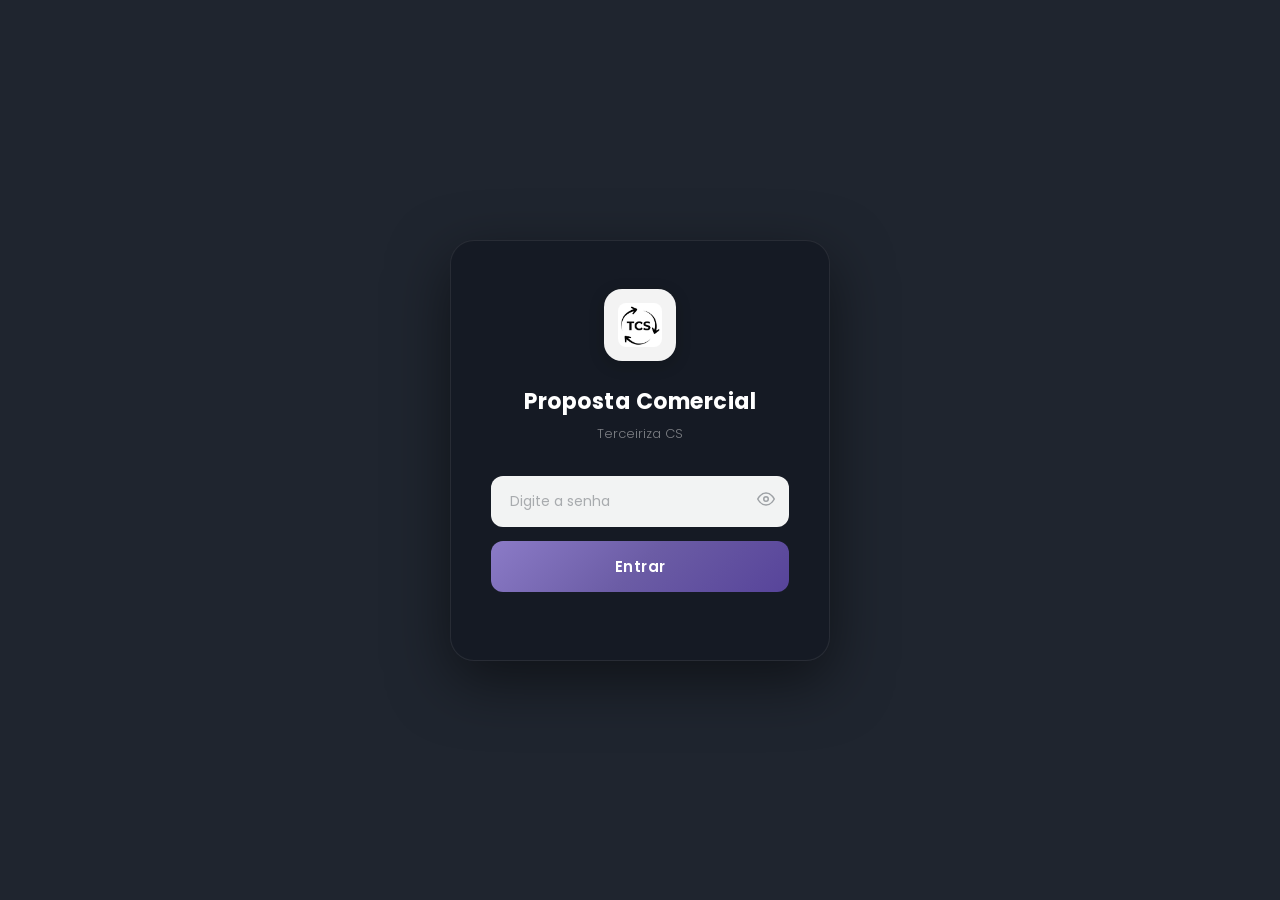
<file: propostacomercial/index.html>
<!DOCTYPE html><html lang="pt-BR"><head><meta charset="UTF-8"><meta name="viewport" content="width=device-width,initial-scale=1.0"><title>TerceirizaCS — Pitch Deck</title><link rel="icon" type="image/jpeg" href="[data-uri]"><link href="https://fonts.googleapis.com/css2?family=Poppins:wght@300;400;500;600;700;800;900&family=Kodchasan:wght@300;400;500;600;700&display=swap" rel="stylesheet"><style>*{margin:0;padding:0;box-sizing:border-box}
:root{--dk:#1F252F;--lt:#E8F1F9;--li:#D9D7EF;--pu:#57449A;--te:#37B594;--dk2:#161B24;--cd:rgba(255,255,255,0.06);--cd2:rgba(55,181,148,0.1);--rd:#E74C3C;--go:#F5A623;--gn:#2ECC71}
html,body{font-family:'Poppins',sans-serif;background:var(--dk);color:#fff;overflow:hidden;height:100%;width:100%}
.slide{position:absolute;top:0;left:0;width:100%;height:100%;display:flex;flex-direction:column;justify-content:center;align-items:center;padding:clamp(30px,4vh,60px) clamp(40px,6vw,120px);opacity:0;pointer-events:none;transition:opacity .5s,transform .5s;transform:translateX(40px);background:var(--dk)}
.slide.active{opacity:1;pointer-events:all;transform:translateX(0)}
.slide.prev{opacity:0;transform:translateX(-40px)}
.nav{position:fixed;bottom:30px;right:40px;display:flex;gap:12px;z-index:100}
.nav button{width:48px;height:48px;border-radius:50%;border:2px solid var(--te);background:transparent;color:var(--te);font-size:18px;cursor:pointer;transition:.3s;display:flex;align-items:center;justify-content:center}
.nav button:hover{background:var(--te);color:var(--dk)}
.progress{position:fixed;top:0;left:0;height:3px;background:linear-gradient(90deg,var(--te),var(--pu));transition:width .4s;z-index:100}
.cnt{position:fixed;bottom:36px;left:40px;font-family:'Kodchasan',sans-serif;font-size:14px;color:rgba(255,255,255,0.4);z-index:100}
.logo{position:fixed;top:28px;left:40px;z-index:100;display:flex;align-items:center;gap:10px}
.logo .ic{width:30px;height:30px;border:2px solid var(--te);border-radius:50%;display:flex;align-items:center;justify-content:center;font-size:14px;color:var(--te);font-weight:700}
.logo .nm{font-family:'Kodchasan',sans-serif;font-weight:700;font-size:15px;letter-spacing:1px}
.logo .sb{font-family:'Kodchasan',sans-serif;font-size:9px;letter-spacing:3px;color:var(--te);text-transform:uppercase;margin-top:-2px}
h1{font-family:'Poppins',sans-serif;font-weight:800;font-size:clamp(36px,4.5vw,72px);line-height:1.1;margin-bottom:16px}
h2{font-family:'Poppins',sans-serif;font-weight:700;font-size:clamp(32px,3.5vw,56px);line-height:1.15;margin-bottom:16px}
h3{font-family:'Poppins',sans-serif;font-weight:600;font-size:clamp(20px,2vw,34px);line-height:1.2;margin-bottom:10px}
p{font-family:'Poppins',sans-serif;font-weight:300;font-size:clamp(15px,1.4vw,22px);line-height:1.7;color:rgba(255,255,255,0.75);max-width:700px}
.ac{color:var(--te)}.rd{color:var(--rd)}.go{color:var(--go)}
.bn{font-family:'Kodchasan',sans-serif;font-weight:700;font-size:clamp(48px,6vw,110px);line-height:1;color:var(--te)}
.bn.r{color:var(--rd)}
.tg{display:inline-block;padding:6px 18px;border-radius:20px;font-size:13px;font-weight:600;text-transform:uppercase;letter-spacing:1px}
.tt{background:rgba(55,181,148,0.15);color:var(--te);border:1px solid rgba(55,181,148,0.3)}
.tp{background:rgba(87,68,154,0.15);color:var(--li);border:1px solid rgba(87,68,154,0.3)}
.tr{background:rgba(231,76,60,0.12);color:var(--rd);border:1px solid rgba(231,76,60,0.2)}
.g{display:grid;gap:20px;width:100%}.g2{grid-template-columns:1fr 1fr}.g3{grid-template-columns:1fr 1fr 1fr}.g4{grid-template-columns:1fr 1fr 1fr 1fr}
.c{background:var(--cd);border:1px solid rgba(255,255,255,0.08);border-radius:16px;padding:clamp(20px,2.5vh,36px) clamp(18px,2vw,32px);transition:.3s}
.c:hover{border-color:var(--te);background:var(--cd2)}
.c h4{font-weight:600;font-size:17px;margin-bottom:8px}
.c p{font-size:15px;color:rgba(255,255,255,0.65);line-height:1.6}
.ci{width:48px;height:48px;border-radius:12px;display:flex;align-items:center;justify-content:center;font-size:22px;margin-bottom:14px}
.ci.t{background:rgba(55,181,148,0.15);color:var(--te)}.ci.p{background:rgba(87,68,154,0.15);color:var(--li)}.ci.o{background:rgba(245,166,35,0.12);color:var(--go)}.ci.r{background:rgba(231,76,60,0.12);color:var(--rd)}
.sr{display:flex;gap:40px;justify-content:center;flex-wrap:wrap;margin:30px 0}
.st{text-align:center}.st .n{font-family:'Kodchasan',sans-serif;font-weight:700;font-size:clamp(36px,4vw,56px);color:var(--te)}.st .n.rs{color:var(--rd)}.st .l{font-size:13px;color:rgba(255,255,255,0.5);margin-top:4px}
.cmp{display:grid;grid-template-columns:1fr auto 1fr;gap:30px;align-items:center;width:100%;margin:30px 0}
.cc{padding:30px;border-radius:16px;text-align:center}
.cc.bf{background:rgba(231,76,60,0.08);border:1px solid rgba(231,76,60,0.2)}
.cc.af{background:rgba(55,181,148,0.08);border:1px solid rgba(55,181,148,0.2)}
.vs{font-family:'Kodchasan',sans-serif;font-weight:700;font-size:24px;color:rgba(255,255,255,0.3)}
.cb{background:rgba(255,255,255,0.04);border:1px solid rgba(55,181,148,0.2);border-radius:20px;padding:36px;width:100%;max-width:800px}
.cr{display:flex;justify-content:space-between;align-items:center;padding:10px 0;border-bottom:1px solid rgba(255,255,255,0.06)}
.cr:last-child{border-bottom:none}
.cl{font-weight:400;color:rgba(255,255,255,0.7);font-size:14px}
.inp{background:rgba(255,255,255,0.08);border:1px solid rgba(55,181,148,0.3);border-radius:8px;padding:8px 14px;color:var(--te);font-family:'Kodchasan',sans-serif;font-weight:700;font-size:18px;width:140px;text-align:right;outline:none}
.inp:focus{border-color:var(--te);background:rgba(55,181,148,0.1)}
.cs{margin-bottom:16px;padding:18px;background:rgba(255,255,255,0.03);border-radius:12px;border:1px solid rgba(255,255,255,0.06)}
.cs h4{font-size:15px;font-weight:600;margin-bottom:12px;color:var(--te)}
.cv{font-family:'Kodchasan',sans-serif;font-weight:700;font-size:22px;color:var(--te)}.cv.r{color:var(--rd)}
.ch{background:rgba(55,181,148,0.1);border-radius:12px;padding:14px 20px;text-align:center}
.qt{position:relative;font-style:italic;font-size:18px;color:rgba(255,255,255,0.8);padding:20px 30px;max-width:700px;border-left:3px solid var(--te)}
.qa{font-style:normal;font-weight:600;font-size:15px;color:var(--te);margin-top:12px}
.pl{display:inline-flex;align-items:center;gap:8px;padding:8px 20px;border-radius:30px;font-size:13px;font-weight:500;background:rgba(55,181,148,0.12);color:var(--te);border:1px solid rgba(55,181,148,0.25)}
.ad{font-size:28px;color:var(--te);text-align:center;margin:6px 0}
.sc{background:linear-gradient(160deg,#1a1f2e 0%,var(--dk) 30%,#1d2236 60%,rgba(55,181,148,0.03) 100%)}
.sf{background:linear-gradient(160deg,rgba(87,68,154,0.08) 0%,var(--dk) 40%,rgba(55,181,148,0.05) 100%)}
.bg1{background:linear-gradient(135deg,var(--dk) 0%,#1a1f2e 40%,#1d2535 60%,var(--dk2) 100%)}
.bg2{background:linear-gradient(135deg,var(--dk) 0%,rgba(55,181,148,0.05) 50%,var(--dk) 100%)}
.bg3{background:linear-gradient(135deg,var(--dk) 0%,rgba(87,68,154,0.08) 50%,var(--dk) 100%)}
.ep{width:110px;height:110px;border-radius:50%;object-fit:cover;border:3px solid var(--te)}
.es{width:64px;height:64px;border-radius:50%;object-fit:cover;border:2px solid var(--te)}
.tl{display:flex;width:100%;margin:30px 0;position:relative}
.tl::before{content:'';position:absolute;top:28px;left:5%;right:5%;height:2px;background:linear-gradient(90deg,var(--te),var(--pu))}
.ti{flex:1;text-align:center;position:relative;z-index:1}
.td{width:18px;height:18px;border-radius:50%;background:var(--te);margin:20px auto 12px;border:3px solid var(--dk)}
.tm{font-family:'Kodchasan',sans-serif;font-weight:700;font-size:16px;color:var(--te)}
.tx{font-size:14px;color:rgba(255,255,255,0.55);margin-top:8px;padding:0 8px}
.fn{display:flex;flex-direction:column;gap:8px;width:100%;max-width:500px;margin:20px auto}
.fs{display:flex;align-items:center;gap:16px;padding:14px 20px;border-radius:12px;font-weight:500;font-size:14px}
.fnum{font-family:'Kodchasan',sans-serif;font-weight:700;font-size:20px;min-width:36px}
.hg{display:grid;grid-template-columns:repeat(5,1fr);gap:16px;max-width:900px;margin:0 auto}
.hc{background:rgba(255,255,255,0.04);border:1px solid rgba(255,255,255,0.08);border-radius:16px;padding:24px 16px;text-align:center;transition:.3s}
.hc:hover{background:rgba(255,255,255,0.08)}
.hd{width:24px;height:24px;border-radius:50%;margin:0 auto 12px}
.hn{font-weight:600;font-size:13px;margin-bottom:6px}
.hx{font-size:11px;color:rgba(255,255,255,0.45);line-height:1.4}
@media(max-width:900px){.slide{padding:30px 20px}.g3,.g4{grid-template-columns:1fr 1fr}.hg{grid-template-columns:repeat(3,1fr)}.sr{gap:16px}.st .n{font-size:32px}}
@media(max-width:600px){
html,body{overflow-x:hidden}
.slide{padding:70px 16px 80px 16px!important;overflow-y:auto;justify-content:flex-start}
.logo{top:14px;left:16px;gap:8px}
.logo .ic{width:24px;height:24px;font-size:11px}
.logo .nm{font-size:12px;letter-spacing:0.5px}
.logo div[style]{font-size:7px!important;letter-spacing:1px!important}
h1{font-size:26px!important;margin-bottom:10px}
h2{font-size:20px!important;margin-bottom:10px}
h4{font-size:14px!important}
p{font-size:13px!important;line-height:1.5}
.c p{font-size:12px!important}
.bn{font-size:32px!important}
.g,.g2,.g3,.g4{grid-template-columns:1fr!important;gap:10px!important}
.hg{grid-template-columns:repeat(2,1fr)!important;gap:8px!important}
.c{padding:14px 12px!important;border-radius:12px}
.c h4{font-size:13px!important}
.sr{flex-direction:column;gap:10px!important;align-items:center;margin:12px 0!important}
.st{min-width:auto!important}
.st .n{font-size:26px!important}
.st .l{font-size:11px!important}
.cmp{grid-template-columns:1fr!important;gap:14px!important}
.cb{padding:18px!important;border-radius:14px}
.qt{font-size:13px!important;padding:12px 16px!important;max-width:100%}
.qa{font-size:12px!important}
.ep{width:70px!important;height:70px!important}
.es{width:44px!important;height:44px!important}
.tg{font-size:10px!important;padding:4px 10px!important}
.pl{font-size:10px!important;padding:5px 12px!important}
.nav{bottom:10px;right:10px;gap:6px}
.nav button{width:36px;height:36px;font-size:14px}
.cnt{bottom:14px;left:16px;font-size:11px}
.tm{font-size:12px!important}
.tx{font-size:11px!important}
.td{width:12px!important;height:12px!important;margin:10px auto 6px!important}
.hn{font-size:11px!important}
.hx{font-size:9px!important}
.hd{width:18px!important;height:18px!important}
.cs{padding:12px!important}
.cs h4{font-size:12px!important}
.auth-card{width:90vw;padding:28px 20px 24px}
.auth-icon{width:48px;height:48px;border-radius:12px}
img[style*="width:110px"]{width:70px!important;height:70px!important}
img[style*="width:80px"][style*="border-radius:50%"]{width:60px!important;height:60px!important}
img[style*="width:70px"]{width:50px!important;height:50px!important}
div[style*="width:110px"][style*="border-radius:50%"]{width:70px!important;height:70px!important;font-size:20px!important}
div[style*="max-width:800px"],div[style*="max-width:700px"],div[style*="max-width:900px"],div[style*="max-width:500px"]{max-width:100%!important}
div[style*="grid-template-columns:1fr 1fr 1fr"]{grid-template-columns:1fr!important}
div[style*="grid-template-columns:repeat(5"]{grid-template-columns:repeat(2,1fr)!important}
div[style*="gap:40px"]{gap:12px!important}
div[style*="gap:30px"]{gap:10px!important}
div[style*="gap:20px"]{gap:8px!important}
div[style*="margin:30px"]{margin:12px auto 0!important}
div[style*="margin:20px auto"]{margin:10px auto!important}
div[style*="padding:28px"]{padding:18px!important}
div[style*="padding:36px"]{padding:18px!important}
div[style*="font-size:48px"]{font-size:32px!important}
div[style*="font-size:24px"][id^="tot"]{font-size:18px!important}
div[style*="font-size:18px"][style*="text-align:center"]{font-size:14px!important}
span[style*="font-size:13px"]{font-size:11px!important}
.cc{padding:16px 12px!important}
.cc h3{font-size:13px!important}
.cc div{font-size:11px!important;line-height:1.8!important;padding:0 6px!important}
.vs{font-size:16px!important;transform:rotate(90deg)}
table{font-size:11px!important;width:100%!important}
table td,table th{padding:6px 4px!important}
div[style*="display:flex"][style*="gap:14px"]{gap:10px!important}
div[style*="height:140px"],div[style*="height:102px"],div[style*="height:51px"],div[style*="height:25px"],div[style*="height:21px"]{max-height:none}
}
@media(min-width:1800px){.slide{padding:80px 160px}.g2,.g3{gap:28px}.c{padding:36px 32px}.sr{gap:50px}h1{font-size:clamp(48px,4.5vw,80px)}h2{font-size:clamp(36px,3vw,60px)}.cb{max-width:900px}.cmp{max-width:900px}}
@media(min-width:2400px){.slide{padding:100px 240px}h1{font-size:84px}h2{font-size:64px}p{font-size:22px}.bn{font-size:120px}.st .n{font-size:64px}}
/* Password Screen */
#authScreen{position:fixed;top:0;left:0;width:100%;height:100%;z-index:9999;display:flex;align-items:center;justify-content:center;background:#1F252F;transition:opacity .5s}
#authScreen.hidden{opacity:0;pointer-events:none}
.auth-card{background:rgba(20,25,35,0.85);border:1px solid rgba(255,255,255,0.08);border-radius:24px;padding:48px 40px 40px;text-align:center;width:380px;backdrop-filter:blur(20px);box-shadow:0 20px 60px rgba(0,0,0,0.5)}
.auth-icon{width:72px;height:72px;border-radius:18px;background:rgba(255,255,255,0.95);margin:0 auto 24px;display:flex;align-items:center;justify-content:center;box-shadow:0 4px 16px rgba(0,0,0,0.2)}
.auth-title{font-family:'Poppins',sans-serif;font-weight:700;font-size:22px;color:#fff;margin-bottom:6px;letter-spacing:0.5px}
.auth-sub{font-family:'Poppins',sans-serif;font-weight:300;font-size:13px;color:rgba(255,255,255,0.45);margin-bottom:32px}
.auth-input-wrap{position:relative;margin-bottom:14px}
.auth-input{width:100%;padding:14px 48px 14px 18px;border-radius:12px;border:1px solid rgba(255,255,255,0.1);background:rgba(255,255,255,0.95);font-family:'Poppins',sans-serif;font-size:14px;color:#1F252F;outline:none;transition:.3s}
.auth-input:focus{border-color:rgba(87,68,154,0.5);box-shadow:0 0 0 3px rgba(87,68,154,0.15)}
.auth-input::placeholder{color:rgba(31,37,47,0.35)}
.auth-toggle{position:absolute;right:14px;top:50%;transform:translateY(-50%);cursor:pointer;color:rgba(31,37,47,0.4);background:none;border:none;font-size:16px}
.auth-btn{width:100%;padding:14px;border-radius:12px;border:none;background:linear-gradient(135deg,#8B7BC7,#6B5CA5,#57449A);font-family:'Poppins',sans-serif;font-weight:600;font-size:15px;color:#fff;cursor:pointer;transition:.3s;letter-spacing:0.5px}
.auth-btn:hover{background:linear-gradient(135deg,#9B8BD7,#7B6CB5,#6754AA);transform:translateY(-1px);box-shadow:0 6px 20px rgba(87,68,154,0.4)}
.auth-btn:active{transform:translateY(0)}
.auth-error{font-family:'Poppins',sans-serif;font-size:12px;color:#E74C3C;margin-top:10px;opacity:0;transition:.3s}
.auth-error.show{opacity:1}

#authScreen:not(.hidden) ~ .logo,
#authScreen:not(.hidden) ~ .progress,
#authScreen:not(.hidden) ~ .cnt,
#authScreen:not(.hidden) ~ .nav,
#authScreen:not(.hidden) ~ div:not(.nav){visibility:hidden}
</style></head><body>

<div id="authScreen">
<div class="auth-card">
<div class="auth-icon"><img src="[data-uri]" width="44" height="44" style="border-radius:8px"></div>
<div class="auth-title">Proposta Comercial</div>
<div class="auth-sub">Terceiriza CS</div>
<div class="auth-input-wrap">
<input type="password" id="authPass" class="auth-input" placeholder="Digite a senha" onkeydown="if(event.key==='Enter')authCheck()">
<button class="auth-toggle" onclick="authToggle()" id="authEye">
<svg width="18" height="18" viewBox="0 0 24 24" fill="none" stroke="currentColor" stroke-width="2"><path d="M1 12s4-8 11-8 11 8 11 8-4 8-11 8-11-8-11-8z"/><circle cx="12" cy="12" r="3"/></svg>
</button>
</div>
<button class="auth-btn" onclick="authCheck()">Entrar</button>
<div class="auth-error" id="authErr">Senha incorreta</div>
</div>
</div>

<div class="logo" style="display:flex;align-items:center;gap:10px">
<img src="[data-uri]" width="28" height="28" style="border-radius:4px;filter:invert(1) brightness(2)">
<div style="width:1px;height:26px;background:rgba(232,241,249,0.3)"></div>
<div>
<div style="font-family:'Poppins',sans-serif;font-weight:800;font-size:13px;letter-spacing:2.5px;color:#fff;line-height:1">TERCEIRIZA</div>
<div style="font-family:'Poppins',sans-serif;font-weight:300;font-size:7.5px;letter-spacing:4px;color:#E8F1F9;text-transform:uppercase;margin-top:1px">Customer Success</div>
</div>
</div>
<div class="progress" id="pg"></div>
<div class="cnt" id="ct">01 / 30</div>
<div style="width:100%;height:100%;position:relative">
<div class="slide active" style="background:linear-gradient(135deg, #1F252F 0%, #1a1f2e 25%, #252040 45%, #1F252F 55%, rgba(55,181,148,0.03) 100%);position:relative;overflow:hidden">
<div style="position:absolute;top:0;left:0;width:100%;height:100%;overflow:hidden;pointer-events:none">
<div style="position:absolute;top:-20%;left:30%;width:2px;height:140%;background:linear-gradient(180deg,transparent 0%,#57449A 30%,#57449A 70%,transparent 100%);transform:rotate(35deg);opacity:0.5"></div>
<div style="position:absolute;bottom:-30%;right:-10%;width:500px;height:500px;border-radius:50%;background:radial-gradient(circle,rgba(87,68,154,0.08) 0%,transparent 70%)"></div>
<div style="position:absolute;top:-20%;left:-10%;width:400px;height:400px;border-radius:50%;background:radial-gradient(circle,rgba(55,181,148,0.04) 0%,transparent 70%)"></div>
</div>
<div style="text-align:center;position:relative;z-index:1">
<h1 style="font-size:clamp(42px,5vw,72px)">Customer<br>Success</h1>
<p style="max-width:600px;margin:20px auto;font-size:18px">Tenha um time de alta performance para ajudar seus alunos a concluir o curso, alcançar resultados reais e <span class="ac">multiplicar suas vendas internas.</span></p>
<div style="margin-top:40px;display:flex;gap:20px;justify-content:center"><span class="tg tt">Centro de Receita</span><span class="tg tp">Não de Custo</span></div>
<div style="margin-top:32px"><button onclick="nv(1)" style="background:transparent;border:1px solid rgba(255,255,255,0.3);border-radius:30px;color:#fff;font-family:'Poppins',sans-serif;font-weight:500;font-size:13px;padding:12px 32px;cursor:pointer;letter-spacing:2px;display:inline-flex;align-items:center;gap:10px;transition:.3s">INICIAR <span style="font-size:16px">→</span></button></div>
</div></div></div>
<div class="slide bg1"><div style="text-align:center;width:100%">
<span class="tg tp" style="margin-bottom:20px">FASE 1 — SITUAÇÃO</span>
<h2>Vamos falar sobre o <span class="ac">seu negócio?</span></h2>
<p style="margin:16px auto 40px;text-align:center">Antes de mostrar qualquer coisa, quero entender seu cenário.</p>
<div class="g g2" style="max-width:700px;margin:0 auto">
<div class="c"><div class="ci t"><svg width="22" height="22" viewBox="0 0 24 24" fill="none" stroke="currentColor" stroke-width="2"><rect x="2" y="7" width="20" height="14" rx="2"/><path d="M16 7V5a4 4 0 0 0-8 0v2"/></svg></div><h4>Qual é o seu produto principal?</h4><p>Ticket, formato e modelo de venda</p></div>
<div class="c"><div class="ci p"><svg width="22" height="22" viewBox="0 0 24 24" fill="none" stroke="currentColor" stroke-width="2"><path d="M17 21v-2a4 4 0 0 0-4-4H5a4 4 0 0 0-4 4v2"/><circle cx="9" cy="7" r="4"/><path d="M23 21v-2a4 4 0 0 0-3-3.87"/><path d="M16 3.13a4 4 0 0 1 0 7.75"/></svg></div><h4>Quantos alunos ativos?</h4><p>Base total e engajamento atual</p></div>
<div class="c"><div class="ci o"><svg width="22" height="22" viewBox="0 0 24 24" fill="none" stroke="currentColor" stroke-width="2"><polyline points="23 4 23 10 17 10"/><polyline points="1 20 1 14 7 14"/><path d="M3.51 9a9 9 0 0 1 14.85-3.36L23 10M1 14l4.64 4.36A9 9 0 0 0 20.49 15"/></svg></div><h4>Qual sua taxa de recompra?</h4><p>Recompra real, não order bump</p></div>
<div class="c"><div class="ci r"><svg width="22" height="22" viewBox="0 0 24 24" fill="none" stroke="currentColor" stroke-width="2"><path d="M21.21 15.89A10 10 0 1 1 8 2.83"/><path d="M22 12A10 10 0 0 0 12 2v10z"/></svg></div><h4>Qual a taxa de conclusão?</h4><p>Você acompanha esse dado hoje?</p></div>
</div></div></div>
<div class="slide bg2"><div style="text-align:center">
<h2>Você se conecta com <span class="ac">essa história?</span></h2>
<p style="margin:16px auto 40px;text-align:center">Era você, seu conhecimento, um celular e um sonho.</p>
<div style="display:flex;gap:16px;justify-content:center;flex-wrap:wrap;max-width:800px;margin:0 auto">
<div class="c" style="flex:1;min-width:200px;text-align:center"><div style="margin-bottom:10px"><svg width="32" height="32" viewBox="0 0 24 24" fill="none" stroke="#37B594" stroke-width="1.5"><polygon points="23 7 16 12 23 17 23 7"/><rect x="1" y="5" width="15" height="14" rx="2"/></svg></div><h4>Você criou o produto</h4><p>Com dedicação e conhecimento</p></div>
<div class="c" style="flex:1;min-width:200px;text-align:center"><div style="margin-bottom:10px"><svg width="32" height="32" viewBox="0 0 24 24" fill="none" stroke="#37B594" stroke-width="1.5"><polyline points="22 7 13.5 15.5 8.5 10.5 2 17"/><polyline points="16 7 22 7 22 13"/></svg></div><h4>Precisou escalar</h4><p>Tráfego, copy, estratégia, equipe</p></div>
<div class="c" style="flex:1;min-width:200px;text-align:center"><div style="margin-bottom:10px"><svg width="32" height="32" viewBox="0 0 24 24" fill="none" stroke="#37B594" stroke-width="1.5"><circle cx="12" cy="12" r="10"/><circle cx="12" cy="12" r="6"/><circle cx="12" cy="12" r="2"/></svg></div><h4>Focou em aquisição</h4><p>100% da energia em novos leads</p></div>
</div></div></div>
<div class="slide bg1"><div style="text-align:center;width:100%">
<span class="tg tr" style="margin-bottom:20px">FASE 2 — PROBLEMA</span>
<h1 style="font-size:clamp(40px,5vw,68px)">Mas o lead <span class="rd">ficou caro!</span></h1>
<p style="margin:20px auto;text-align:center;font-size:18px">Cada vez mais exigente, e o investimento precisou <strong>dobrar ou triplicar.</strong></p>
<div class="sr">
<div class="st"><div class="n rs">+50%</div><div class="l">CPC no Facebook<br>de 2017 a 2024</div></div>
<div class="st"><div class="n rs">+20%</div><div class="l">CPM na Meta<br>subiu em 2025</div></div>
<div class="st"><div class="n rs">+12,15%</div><div class="l">Novo imposto Meta<br>a partir de 2026</div></div>
</div>
<p style="text-align:center;font-size:11px;color:rgba(255,255,255,0.3)">Fontes: Gupta Media, Triple Whale 2025, WordStream, Meta Business 2026</p>
</div></div>
<div class="slide bg3"><div style="text-align:center">
<h3 style="color:rgba(255,255,255,0.5)">Depois de atender mais de 3.500 produtores na Hotmart:</h3>
<div class="bn r" style="margin:30px 0">13%</div>
<h2>é a taxa média de conclusão de cursos online.</h2>
<p style="margin:20px auto;text-align:center"><span class="rd">87% dos seus alunos não terminam o curso.</span><br>E 40% deles <strong>nunca sequer acessam.</strong></p>
</div></div>
<div class="slide bg1"><div style="text-align:center;width:100%">
<h2>E isso é um <span class="rd">PROBLEMA</span>, porque:</h2>
<div class="g g3" style="max-width:900px;margin:30px auto 0">
<div class="c" style="text-align:center"><div style="margin-bottom:10px"><svg width="20" height="20" viewBox="0 0 24 24" fill="none" stroke="currentColor" stroke-width="2"><path d="M10 15l-2 2"/><path d="M14 15l2 2"/><circle cx="12" cy="12" r="10"/><path d="M8 9h2"/><path d="M14 9h2"/></svg></div><h4>Não ficam satisfeitos</h4><p>Sentem que fizeram uma escolha ruim</p></div>
<div class="c" style="text-align:center"><div style="margin-bottom:10px"><svg width="20" height="20" viewBox="0 0 24 24" fill="none" stroke="currentColor" stroke-width="2"><circle cx="12" cy="12" r="10"/><line x1="4.93" y1="4.93" x2="19.07" y2="19.07"/></svg></div><h4>Não indicam</h4><p>Não recomendam para ninguém</p></div>
<div class="c" style="text-align:center"><div style="margin-bottom:10px"><svg width="20" height="20" viewBox="0 0 24 24" fill="none" stroke="currentColor" stroke-width="2"><path d="M14 2H6a2 2 0 0 0-2 2v16a2 2 0 0 0 2 2h12a2 2 0 0 0 2-2V8z"/><polyline points="14 2 14 8 20 8"/><line x1="16" y1="13" x2="8" y2="13"/><line x1="16" y1="17" x2="8" y2="17"/></svg></div><h4>Não geram depoimento</h4><p>Zero prova social orgânica</p></div>
<div class="c" style="text-align:center"><div style="margin-bottom:10px"><svg width="20" height="20" viewBox="0 0 24 24" fill="none" stroke="currentColor" stroke-width="2"><circle cx="9" cy="21" r="1"/><circle cx="20" cy="21" r="1"/><path d="M1 1h4l2.68 13.39a2 2 0 0 0 2 1.61h9.72a2 2 0 0 0 2-1.61L23 6H6"/></svg></div><h4>Não recompram</h4><p>Não ascendem na esteira</p></div>
<div class="c" style="text-align:center"><div style="margin-bottom:10px"><svg width="20" height="20" viewBox="0 0 24 24" fill="none" stroke="currentColor" stroke-width="2"><line x1="12" y1="1" x2="12" y2="23"/><path d="M17 5H9.5a3.5 3.5 0 0 0 0 7h5a3.5 3.5 0 0 1 0 7H6"/></svg></div><h4>Pedem reembolso</h4><p>Aumentam chargeback</p></div>
<div class="c" style="text-align:center"><div style="margin-bottom:10px"><svg width="20" height="20" viewBox="0 0 24 24" fill="none" stroke="currentColor" stroke-width="2"><polyline points="22 17 13.5 8.5 8.5 13.5 2 7"/><polyline points="16 17 22 17 22 11"/></svg></div><h4>Matam seu LTV</h4><p>Cada aluno vale menos</p></div>
</div></div></div>
<div class="slide bg2"><div style="text-align:center;width:100%">
<span class="tg tr" style="margin-bottom:14px">A OPERAÇÃO SE PAGA</span>
<h2>Calculadora: <span class="ac">Reembolso</span></h2>
<div class="cb" style="margin:16px auto 0">
<div class="cs"><h4>Coloque seus números</h4>
<div class="cr"><span class="cl">Faturamento mensal</span><div style="display:flex;align-items:center;gap:8px"><span style="font-size:12px;color:rgba(255,255,255,0.4)">R$</span><input type="number" class="inp" id="fat1" value="100000" oninput="cR()"><span id="fat1Fmt" style="font-family:'Kodchasan';font-size:11px;color:var(--te);min-width:80px">= R$ 100 mil</span></div></div>
<div class="cr"><span class="cl">Taxa de reembolso atual (%)</span><input type="number" class="inp" id="ra1" value="7" step="0.5" oninput="cR()"></div>
<div class="cr"><span class="cl">Taxa com CS (%)</span><input type="number" class="inp" id="rc1" value="3" step="0.5" oninput="cR()"></div>
</div>
<div style="display:grid;grid-template-columns:1fr 1fr 1fr;gap:12px;text-align:center">
<div style="background:rgba(231,76,60,0.1);padding:14px;border-radius:12px"><div style="font-size:12px;color:rgba(255,255,255,0.5)">Perde hoje</div><div class="cv r" id="rp">R$ 7.000</div></div>
<div style="background:rgba(55,181,148,0.08);padding:14px;border-radius:12px"><div style="font-size:12px;color:rgba(255,255,255,0.5)">Perderia com CS</div><div class="cv" id="rw">R$ 3.000</div></div>
<div style="background:rgba(55,181,148,0.15);padding:14px;border-radius:12px"><div style="font-size:12px;color:rgba(255,255,255,0.5)">Receita salva/mês</div><div class="cv" id="rs">R$ 4.000</div></div>
</div>
<div class="ch" style="margin-top:10px"><span id="rx" style="font-family:'Kodchasan';font-weight:700;font-size:14px;color:var(--te)">Esse é o valor que você está deixando na mesa todo mês.</span></div>
</div></div></div>
<div class="slide bg1"><div style="text-align:center;width:100%">
<span class="tg tt" style="margin-bottom:14px">A OPERAÇÃO SE PAGA</span>
<h2>Calculadora: <span class="ac">Renovação / Recompra</span></h2>
<div class="cb" style="margin:16px auto 0">
<div class="cs"><h4>Coloque seus números</h4>
<div class="cr"><span class="cl">Base com renovação (qtd alunos)</span><input type="number" class="inp" id="br2" value="500" oninput="cV()"></div>
<div class="cr"><span class="cl">Ticket da renovação</span><div style="display:flex;align-items:center;gap:6px"><span style="font-size:12px;color:rgba(255,255,255,0.4)">R$</span><input type="number" class="inp" id="tr2" value="997" oninput="cV()"></div></div>
<div class="cr"><span class="cl">Taxa renovação atual (%)</span><input type="number" class="inp" id="ra2" value="5" step="1" oninput="cV()"></div>
<div class="cr"><span class="cl">Taxa com CS (%)</span><input type="number" class="inp" id="rc2" value="11" step="1" oninput="cV()"></div>
</div>
<div style="display:grid;grid-template-columns:1fr 1fr 1fr;gap:12px;text-align:center">
<div style="background:rgba(231,76,60,0.1);padding:14px;border-radius:12px"><div style="font-size:12px;color:rgba(255,255,255,0.5)">Renovação hoje</div><div class="cv r" id="vh">R$ 24.925</div></div>
<div style="background:rgba(55,181,148,0.08);padding:14px;border-radius:12px"><div style="font-size:12px;color:rgba(255,255,255,0.5)">Com CS</div><div class="cv" id="vc">R$ 54.835</div></div>
<div style="background:rgba(55,181,148,0.15);padding:14px;border-radius:12px"><div style="font-size:12px;color:rgba(255,255,255,0.5)">Receita adicional</div><div class="cv" id="vg">R$ 29.910</div></div>
</div>
<div class="ch" style="margin-top:10px"><span id="vx" style="font-family:'Kodchasan';font-weight:700;font-size:14px;color:var(--te)">Receita adicional com CS ativo.</span></div>
</div></div></div>
<div class="slide bg3"><div style="text-align:center;width:100%">
<span class="tg tt" style="margin-bottom:14px">A OPERAÇÃO SE PAGA</span>
<h2>Calculadora: <span class="ac">Ascensão de produtos / LTV</span></h2>
<div class="cb" style="margin:16px auto 0">
<div class="cs"><h4>Coloque seus números</h4>
<div class="cr"><span class="cl">Base total de alunos (qtd)</span><input type="number" class="inp" id="br3" value="800" oninput="cP()"></div>
<div class="cr"><span class="cl">Ticket do próximo produto</span><div style="display:flex;align-items:center;gap:6px"><span style="font-size:12px;color:rgba(255,255,255,0.4)">R$</span><input type="number" class="inp" id="tr3" value="1000" oninput="cP()"></div></div>
<div class="cr"><span class="cl">Recompra atual (%)</span><input type="number" class="inp" id="ra3" value="5" step="1" oninput="cP()"></div>
<div class="cr"><span class="cl">Recompra com CS (%)</span><input type="number" class="inp" id="rc3" value="16" step="1" oninput="cP()"></div>
</div>
<div style="display:grid;grid-template-columns:1fr 1fr 1fr;gap:12px;text-align:center">
<div style="background:rgba(231,76,60,0.1);padding:14px;border-radius:12px"><div style="font-size:12px;color:rgba(255,255,255,0.5)">Recompra hoje</div><div class="cv r" id="ph">R$ 40.000</div></div>
<div style="background:rgba(55,181,148,0.08);padding:14px;border-radius:12px"><div style="font-size:12px;color:rgba(255,255,255,0.5)">Com CS</div><div class="cv" id="pc">R$ 128.000</div></div>
<div style="background:rgba(55,181,148,0.15);padding:14px;border-radius:12px"><div style="font-size:12px;color:rgba(255,255,255,0.5)">Receita adicional</div><div class="cv" id="pg2">R$ 88.000</div></div>
</div>
<div class="ch" style="margin-top:10px"><span id="px" style="font-family:'Kodchasan';font-weight:700;font-size:14px;color:var(--te)">Receita adicional com CS ativo.</span></div>
</div></div></div>
<div class="slide bg1"><div style="text-align:center;width:100%">
<span class="tg tt" style="margin-bottom:14px">RESULTADO TOTAL</span>
<h2>Quanto você está <span class="rd">deixando na mesa?</span></h2>
<p style="margin:10px auto 20px;text-align:center;font-size:15px">Soma dos 3 pilares: reembolso + renovação + ascensão de produtos</p>
<div style="display:grid;grid-template-columns:1fr 1fr 1fr;gap:16px;max-width:800px;margin:20px auto">
<div class="c" style="text-align:center;border-color:rgba(55,181,148,0.3)"><div style="font-size:13px;color:rgba(255,255,255,0.45);margin-bottom:6px">Reembolso salvo</div><div id="totR" style="font-family:'Kodchasan';font-weight:700;font-size:24px;color:var(--te)">R$ 4.000</div><p style="font-size:12px;color:rgba(255,255,255,0.4);margin-top:4px">/mês</p></div>
<div class="c" style="text-align:center;border-color:rgba(55,181,148,0.3)"><div style="font-size:13px;color:rgba(255,255,255,0.45);margin-bottom:6px">Renovação adicional</div><div id="totV" style="font-family:'Kodchasan';font-weight:700;font-size:24px;color:var(--te)">R$ 29.910</div><p style="font-size:12px;color:rgba(255,255,255,0.4);margin-top:4px">/período</p></div>
<div class="c" style="text-align:center;border-color:rgba(55,181,148,0.3)"><div style="font-size:13px;color:rgba(255,255,255,0.45);margin-bottom:6px">Ascensão de produtos</div><div id="totP" style="font-family:'Kodchasan';font-weight:700;font-size:24px;color:var(--te)">R$ 88.000</div><p style="font-size:12px;color:rgba(255,255,255,0.4);margin-top:4px">/período</p></div>
</div>
<div style="background:linear-gradient(135deg,rgba(55,181,148,0.15),rgba(87,68,154,0.15));border:2px solid rgba(55,181,148,0.3);border-radius:20px;padding:28px;max-width:500px;margin:20px auto 0;text-align:center">
<div style="font-size:14px;color:rgba(255,255,255,0.55);margin-bottom:8px;text-transform:uppercase;letter-spacing:1px">Receita total que você deixa na mesa</div>
<div id="totAll" style="font-family:'Kodchasan';font-weight:800;font-size:48px;color:var(--te)">R$ 121.910</div>
</div>
</div></div>

<div class="slide bg2"><div style="text-align:center">
<div class="pl" style="margin-bottom:20px">DADO HOTMART</div>
<h2>O comprador digital compra <span class="ac">4 infoprodutos por ano</span></h2>
<p style="margin:20px auto;text-align:center;font-size:18px">Se ele não compra de você, <strong>vai comprar do concorrente.</strong></p>
<div style="margin-top:30px;display:flex;gap:30px;justify-content:center">
<div class="c" style="text-align:center;min-width:200px"><div class="bn" style="font-size:56px">4×</div><p>compras/ano por comprador</p></div>
<div class="c" style="text-align:center;min-width:200px"><div class="bn r" style="font-size:56px">4×</div><p>Ele compra 4 vezes de <strong>você</strong>?</p></div>
</div></div></div>
<div class="slide bg1"><div style="text-align:center;width:100%">
<span class="tg tp" style="margin-bottom:16px">A REALIDADE DO MERCADO</span>
<h2>Onde a maioria está vs. <span class="ac">onde a Terceiriza leva seus alunos</span></h2>
<div class="cmp" style="max-width:800px;margin:30px auto 0">
<div class="cc bf"><h3 class="rd" style="font-size:16px">SEM CS</h3><div style="margin:16px 0;font-size:14px;color:rgba(255,255,255,0.6);line-height:2.2;text-align:left;padding:0 16px">Muitos alunos não têm resultado<br>Maioria não acessa a plataforma<br>Recompra baixa<br>Reembolso alto<br>Base fria e esquecida</div></div>
<div class="vs">→</div>
<div class="cc af"><h3 class="ac" style="font-size:16px">COM CS ATIVO</h3><div style="margin:16px 0;font-size:14px;color:rgba(255,255,255,0.6);line-height:2.2;text-align:left;padding:0 16px">Alunos com acompanhamento e resultado<br>Acesso à plataforma aumenta<br>Recompra cresce com estratégia<br>Reembolso reduz significativamente<br>Base engajada e ativa</div></div>
</div></div></div>
<div class="slide bg2"><div style="text-align:center">
<span class="tg tt" style="margin-bottom:20px">FASE 4 — NECESSIDADE</span>
<h2>É por isso que nasceu o <span class="ac">CUSTOMER SUCCESS</span></h2>
<p style="margin:16px auto 30px;text-align:center;font-size:18px">Um time dedicado a fazer seus alunos terem <strong>resultado</strong>.</p>
<div style="display:flex;gap:24px;justify-content:center;flex-wrap:wrap">
<div class="c" style="min-width:180px;text-align:center;border-color:rgba(55,181,148,0.3)"><div style="margin-bottom:8px"><svg width="24" height="24" viewBox="0 0 24 24" fill="none" stroke="#37B594" stroke-width="2"><circle cx="12" cy="12" r="10"/><circle cx="12" cy="12" r="6"/><circle cx="12" cy="12" r="2"/></svg></div><h4 class="ac">Proativo</h4><p>Vai atrás do aluno antes dele desistir</p></div>
<div class="c" style="min-width:180px;text-align:center;border-color:rgba(55,181,148,0.3)"><div style="margin-bottom:8px"><svg width="24" height="24" viewBox="0 0 24 24" fill="none" stroke="#37B594" stroke-width="2"><line x1="18" y1="20" x2="18" y2="10"/><line x1="12" y1="20" x2="12" y2="4"/><line x1="6" y1="20" x2="6" y2="14"/></svg></div><h4 class="ac">Baseado em Dados</h4><p>Health Score em tempo real</p></div>
<div class="c" style="min-width:180px;text-align:center;border-color:rgba(55,181,148,0.3)"><div style="margin-bottom:8px"><svg width="24" height="24" viewBox="0 0 24 24" fill="none" stroke="#37B594" stroke-width="2"><path d="M20.84 4.61a5.5 5.5 0 0 0-7.78 0L12 5.67l-1.06-1.06a5.5 5.5 0 0 0-7.78 7.78l1.06 1.06L12 21.23l7.78-7.78 1.06-1.06a5.5 5.5 0 0 0 0-7.78z"/></svg></div><h4 class="ac">Humanizado</h4><p>Conversas reais</p></div>
</div></div></div>
<div class="slide bg1"><div style="text-align:center;width:100%">
<h2>Quem somos</h2>
<p style="margin:10px auto 30px;text-align:center">Somos a <strong class="ac">Terceiriza CS</strong> — especialistas em Customer Success para infoprodutores.</p>
<div class="g g3" style="max-width:800px;margin:0 auto">
<div class="c" style="text-align:center;border-color:rgba(55,181,148,0.3)"><div style="font-family:'Kodchasan';font-weight:700;font-size:42px;color:var(--te);margin-bottom:8px">+100 mil</div><h4>Alunos atendidos</h4><p>Base ativa de alunos acompanhados pela nossa operação</p></div>
<div class="c" style="text-align:center;border-color:rgba(55,181,148,0.3)"><div style="font-family:'Kodchasan';font-weight:700;font-size:42px;color:var(--te);margin-bottom:8px">+10 anos</div><h4>Experiência em CS</h4><p>Expertise acumulada em Customer Success para o digital</p></div>
<div class="c" style="text-align:center;border-color:rgba(55,181,148,0.3)"><div style="margin-bottom:8px"><svg width="40" height="40" viewBox="0 0 24 24" fill="none" stroke="#37B594" stroke-width="1.5"><polyline points="22 7 13.5 15.5 8.5 10.5 2 17"/><polyline points="16 7 22 7 22 13"/></svg></div><h4>Aumentamos a receita do creator</h4><p>Transformamos a base de alunos em um centro de receita ativo</p></div>
</div></div></div>
<div class="slide bg3"><div style="text-align:center;width:100%">
<h2>Metodologia com base em <span class="ac">RESULTADOS</span></h2>
<div class="g g3" style="max-width:900px;margin:24px auto 0">
<div class="c"><div class="ci t"><svg width="20" height="20" viewBox="0 0 24 24" fill="none" stroke="currentColor" stroke-width="2"><path d="M16 4h2a2 2 0 0 1 2 2v14a2 2 0 0 1-2 2H6a2 2 0 0 1-2-2V6a2 2 0 0 1 2-2h2"/><rect x="8" y="2" width="8" height="4" rx="1"/></svg></div><h4>Onboarding</h4><p>Recepção e primeiros passos</p></div>
<div class="c"><div class="ci t"><svg width="20" height="20" viewBox="0 0 24 24" fill="none" stroke="currentColor" stroke-width="2"><polyline points="23 4 23 10 17 10"/><polyline points="1 20 1 14 7 14"/><path d="M3.51 9a9 9 0 0 1 14.85-3.36L23 10M1 14l4.64 4.36A9 9 0 0 0 20.49 15"/></svg></div><h4>Ongoing</h4><p>Acompanhamento contínuo</p></div>
<div class="c"><div class="ci p"><svg width="20" height="20" viewBox="0 0 24 24" fill="none" stroke="currentColor" stroke-width="2"><line x1="18" y1="20" x2="18" y2="10"/><line x1="12" y1="20" x2="12" y2="4"/><line x1="6" y1="20" x2="6" y2="14"/></svg></div><h4>NPS</h4><p>Satisfação com insights</p></div>
<div class="c"><div class="ci p"><svg width="20" height="20" viewBox="0 0 24 24" fill="none" stroke="currentColor" stroke-width="2"><polygon points="1 6 1 22 8 18 16 22 23 18 23 2 16 6 8 2 1 6"/><line x1="8" y1="2" x2="8" y2="18"/><line x1="16" y1="6" x2="16" y2="22"/></svg></div><h4>Customer Journey</h4><p>Mapeamento da jornada</p></div>
<div class="c"><div class="ci o"><svg width="20" height="20" viewBox="0 0 24 24" fill="none" stroke="currentColor" stroke-width="2"><path d="M20.84 4.61a5.5 5.5 0 0 0-7.78 0L12 5.67l-1.06-1.06a5.5 5.5 0 0 0-7.78 7.78l1.06 1.06L12 21.23l7.78-7.78 1.06-1.06a5.5 5.5 0 0 0 0-7.78z"/></svg></div><h4>Health Score</h4><p>Engajamento em tempo real</p></div>
<div class="c"><div class="ci o"><svg width="20" height="20" viewBox="0 0 24 24" fill="none" stroke="currentColor" stroke-width="2"><path d="M4.5 16.5c-1.5 1.26-2 5-2 5s3.74-.5 5-2c.71-.84.7-2.13-.09-2.91a2.18 2.18 0 0 0-2.91-.09z"/><path d="M12 15l-3-3a22 22 0 0 1 2-3.95A12.88 12.88 0 0 1 22 2c0 2.72-.78 7.5-6 11a22.35 22.35 0 0 1-4 2z"/></svg></div><h4>Upsell & Cross-sell</h4><p>Ofertas no momento certo</p></div>
</div></div></div>

<div class="slide bg2"><div style="text-align:center;width:100%">
<h2>Customer <span class="ac">Health Score</span></h2>
<p style="margin:10px auto 30px;text-align:center">Classificamos cada aluno para enviar a mensagem certa no momento certo</p>
<div class="hg">
<div class="hc" style="border-color:rgba(231,76,60,0.3)"><div class="hd" style="background:#E74C3C"></div><div class="hn" style="color:#E74C3C">Nunca Acessou</div><div class="hx">Comprou e nunca entrou na plataforma</div></div>
<div class="hc" style="border-color:rgba(245,166,35,0.3)"><div class="hd" style="background:#F5A623"></div><div class="hn" style="color:#F5A623">Consumiu Pouco</div><div class="hx">Acessou mas consumiu muito pouco</div></div>
<div class="hc" style="border-color:rgba(192,57,43,0.3)"><div class="hd" style="background:#8E44AD"></div><div class="hn" style="color:#C0392B">Desengajado</div><div class="hx">Parou de acessar depois de um período</div></div>
<div class="hc" style="border-color:rgba(55,181,148,0.3)"><div class="hd" style="background:#37B594"></div><div class="hn" style="color:#37B594">Engajado</div><div class="hx">Consumindo ativamente e avançando</div></div>
<div class="hc" style="border-color:rgba(46,204,113,0.3)"><div class="hd" style="background:#2ECC71"></div><div class="hn" style="color:#2ECC71">Recompra</div><div class="hx">Pronto para o próximo produto</div></div>
</div></div></div>
<div class="slide bg1"><div style="text-align:center;width:100%;display:flex;flex-direction:column;align-items:center">
<h2>Dashboard em <span class="ac">tempo real</span></h2>

<div style="width:100%;max-width:900px;margin:16px auto 0;display:grid;grid-template-columns:1fr 1fr;gap:16px"><div style="background:rgba(255,255,255,0.04);border:1px solid rgba(255,255,255,0.08);border-radius:16px;padding:24px"><h4 style="font-size:16px;font-weight:700;color:rgba(255,255,255,0.95);margin:0 0 4px">Distribuição da Jornada</h4><p style="font-size:13px;color:rgba(255,255,255,0.5);margin:0 0 16px">Classificação por progresso e acesso · T18</p><div style="display:flex;align-items:flex-end;gap:6px;padding:0 8px"><div style="display:flex;flex-direction:column;align-items:center;flex:1;gap:4px"><span style="font-size:12px;font-family:Kodchasan;font-weight:700;color:rgba(255,255,255,0.95)">7.5%</span><div style="width:70%;height:25px;background:#f472b6;border-radius:6px 6px 2px 2px"></div></div><div style="display:flex;flex-direction:column;align-items:center;flex:1;gap:4px"><span style="font-size:12px;font-family:Kodchasan;font-weight:700;color:rgba(255,255,255,0.95)">15.0%</span><div style="width:70%;height:51px;background:#fb923c;border-radius:6px 6px 2px 2px"></div></div><div style="display:flex;flex-direction:column;align-items:center;flex:1;gap:4px"><span style="font-size:12px;font-family:Kodchasan;font-weight:700;color:rgba(255,255,255,0.95)">41.3%</span><div style="width:70%;height:140px;background:#fbbf24;border-radius:6px 6px 2px 2px"></div></div><div style="display:flex;flex-direction:column;align-items:center;flex:1;gap:4px"><span style="font-size:12px;font-family:Kodchasan;font-weight:700;color:rgba(255,255,255,0.95)">30.0%</span><div style="width:70%;height:102px;background:#2dd4bf;border-radius:6px 6px 2px 2px"></div></div><div style="display:flex;flex-direction:column;align-items:center;flex:1;gap:4px"><span style="font-size:12px;font-family:Kodchasan;font-weight:700;color:rgba(255,255,255,0.95)">6.3%</span><div style="width:70%;height:21px;background:#34d399;border-radius:6px 6px 2px 2px"></div></div></div><div style="display:flex;gap:6px;padding:6px 8px 0;margin-top:4px;border-top:1px solid rgba(255,255,255,0.06)"><div style="flex:1;text-align:center;font-size:10px;color:rgba(255,255,255,0.65);line-height:1.2;padding:0 2px">Nunca acessou</div><div style="flex:1;text-align:center;font-size:10px;color:rgba(255,255,255,0.65);line-height:1.2;padding:0 2px">Acessou mas não consumiu</div><div style="flex:1;text-align:center;font-size:10px;color:rgba(255,255,255,0.65);line-height:1.2;padding:0 2px">Consumiu pouco</div><div style="flex:1;text-align:center;font-size:10px;color:rgba(255,255,255,0.65);line-height:1.2;padding:0 2px">Engajado</div><div style="flex:1;text-align:center;font-size:10px;color:rgba(255,255,255,0.65);line-height:1.2;padding:0 2px">Recompra</div></div></div><div style="background:rgba(255,255,255,0.04);border:1px solid rgba(255,255,255,0.08);border-radius:16px;padding:24px"><h4 style="font-size:16px;font-weight:700;color:rgba(255,255,255,0.95);margin:0 0 4px">Detalhamento</h4><p style="font-size:13px;color:rgba(255,255,255,0.5);margin:0 0 14px">Quantidade e % por etapa · 80 alunos</p><div style="display:flex;align-items:center;gap:10px;padding:8px 0;border-bottom:1px solid rgba(255,255,255,0.05)"><span style="display:inline-block;padding:4px 10px;border-radius:6px;font-size:12px;font-weight:600;background:rgba(244,114,182,.12);color:#f472b6;white-space:nowrap;min-width:70px;text-align:center">Nunca acessou</span><span style="font-family:Kodchasan;font-size:14px;font-weight:700;color:rgba(255,255,255,0.9);min-width:30px;text-align:right">6</span><span style="font-size:12px;color:rgba(255,255,255,0.5);min-width:45px">7.5%</span><div style="flex:1;height:8px;background:rgba(255,255,255,0.06);border-radius:4px;overflow:hidden"><div style="height:100%;width:7.5%;background:#f472b6;border-radius:4px"></div></div></div><div style="display:flex;align-items:center;gap:10px;padding:8px 0;border-bottom:1px solid rgba(255,255,255,0.05)"><span style="display:inline-block;padding:4px 10px;border-radius:6px;font-size:12px;font-weight:600;background:rgba(251,146,60,.12);color:#fb923c;white-space:nowrap;min-width:70px;text-align:center">Acessou mas não consumiu</span><span style="font-family:Kodchasan;font-size:14px;font-weight:700;color:rgba(255,255,255,0.9);min-width:30px;text-align:right">12</span><span style="font-size:12px;color:rgba(255,255,255,0.5);min-width:45px">15.0%</span><div style="flex:1;height:8px;background:rgba(255,255,255,0.06);border-radius:4px;overflow:hidden"><div style="height:100%;width:15.0%;background:#fb923c;border-radius:4px"></div></div></div><div style="display:flex;align-items:center;gap:10px;padding:8px 0;border-bottom:1px solid rgba(255,255,255,0.05)"><span style="display:inline-block;padding:4px 10px;border-radius:6px;font-size:12px;font-weight:600;background:rgba(251,191,36,.12);color:#fbbf24;white-space:nowrap;min-width:70px;text-align:center">Consumiu pouco</span><span style="font-family:Kodchasan;font-size:14px;font-weight:700;color:rgba(255,255,255,0.9);min-width:30px;text-align:right">33</span><span style="font-size:12px;color:rgba(255,255,255,0.5);min-width:45px">41.3%</span><div style="flex:1;height:8px;background:rgba(255,255,255,0.06);border-radius:4px;overflow:hidden"><div style="height:100%;width:41.3%;background:#fbbf24;border-radius:4px"></div></div></div><div style="display:flex;align-items:center;gap:10px;padding:8px 0;border-bottom:1px solid rgba(255,255,255,0.05)"><span style="display:inline-block;padding:4px 10px;border-radius:6px;font-size:12px;font-weight:600;background:rgba(45,212,191,.12);color:#2dd4bf;white-space:nowrap;min-width:70px;text-align:center">Engajado</span><span style="font-family:Kodchasan;font-size:14px;font-weight:700;color:rgba(255,255,255,0.9);min-width:30px;text-align:right">24</span><span style="font-size:12px;color:rgba(255,255,255,0.5);min-width:45px">30.0%</span><div style="flex:1;height:8px;background:rgba(255,255,255,0.06);border-radius:4px;overflow:hidden"><div style="height:100%;width:30.0%;background:#2dd4bf;border-radius:4px"></div></div></div><div style="display:flex;align-items:center;gap:10px;padding:8px 0;border-bottom:1px solid rgba(255,255,255,0.05)"><span style="display:inline-block;padding:4px 10px;border-radius:6px;font-size:12px;font-weight:600;background:rgba(52,211,153,.12);color:#34d399;white-space:nowrap;min-width:70px;text-align:center">Recompra</span><span style="font-family:Kodchasan;font-size:14px;font-weight:700;color:rgba(255,255,255,0.9);min-width:30px;text-align:right">5</span><span style="font-size:12px;color:rgba(255,255,255,0.5);min-width:45px">6.3%</span><div style="flex:1;height:8px;background:rgba(255,255,255,0.06);border-radius:4px;overflow:hidden"><div style="height:100%;width:6.3%;background:#34d399;border-radius:4px"></div></div></div></div></div><div style="display:flex;justify-content:center;gap:20px;margin-top:16px;flex-wrap:wrap"><div style="background:rgba(255,255,255,0.04);border:1px solid rgba(255,255,255,0.08);border-radius:12px;padding:14px 24px;text-align:center"><div style="font-size:12px;color:rgba(255,255,255,0.55)">Total Alunos</div><div style="font-family:Kodchasan;font-size:24px;font-weight:700;color:#57449A">80</div></div><div style="background:rgba(255,255,255,0.04);border:1px solid rgba(255,255,255,0.08);border-radius:12px;padding:14px 24px;text-align:center"><div style="font-size:12px;color:rgba(255,255,255,0.55)">Média Progresso</div><div style="font-family:Kodchasan;font-size:24px;font-weight:700;color:#37B594">28,8%</div></div><div style="background:rgba(255,255,255,0.04);border:1px solid rgba(255,255,255,0.08);border-radius:12px;padding:14px 24px;text-align:center"><div style="font-size:12px;color:rgba(255,255,255,0.55)">Engajados + Recompra</div><div style="font-family:Kodchasan;font-size:24px;font-weight:700;color:#2dd4bf">29</div><div style="font-size:13px;color:rgba(255,255,255,0.45)">36,3% da base</div></div><div style="background:rgba(255,255,255,0.04);border:1px solid rgba(255,255,255,0.08);border-radius:12px;padding:14px 24px;text-align:center"><div style="font-size:12px;color:rgba(255,255,255,0.55)">Nunca Acessaram</div><div style="font-family:Kodchasan;font-size:24px;font-weight:700;color:#f472b6">6</div><div style="font-size:13px;color:rgba(255,255,255,0.45)">7,5% da base</div></div></div><p style="margin:12px auto 0;font-size:13px;color:rgba(255,255,255,0.3);text-align:center">Turma T18 · Dados reais do Dashboard CS</p>
</div></div>
<div class="slide bg3"><div style="text-align:center;width:100%">
<h2>CS <span class="ac">≠</span> Suporte</h2>
<div class="cmp" style="max-width:750px;margin:30px auto 0">
<div class="cc" style="background:rgba(255,255,255,0.04);border:1px solid rgba(255,255,255,0.1);border-radius:16px"><h3 style="font-size:16px;color:rgba(255,255,255,0.5)">SUPORTE</h3><div style="margin:16px 0;font-size:14px;color:rgba(255,255,255,0.5);line-height:2.2;text-align:left">Reativo e pontual<br>Resolve tickets<br>Envia certificado<br>Atualiza dados<br>Resolve bugs</div></div>
<div class="vs">vs</div>
<div class="cc af"><h3 class="ac" style="font-size:16px">CUSTOMER SUCCESS</h3><div style="margin:16px 0;font-size:14px;color:rgba(255,255,255,0.7);line-height:2.2;text-align:left">Proativo e estratégico<br>Baseado em dados<br>Gera receita<br>Constrói relacionamento<br>Aumenta LTV</div></div>
</div></div></div>
<div class="slide bg3"><div style="text-align:center;width:100%">
<span class="tg tt" style="margin-bottom:16px">PILAR DE RECEITA 1</span>
<h2>Redução de <span class="ac">Reembolso</span></h2>
<div style="display:flex;align-items:center;justify-content:center;gap:16px;margin:20px auto">
<img src="[data-uri]" style="width:80px;height:80px;border-radius:50%;object-fit:cover;border:3px solid var(--te)">
<div style="text-align:left"><h4>Gabriel Becker — Inglês</h4><div style="font-size:11px;color:rgba(255,255,255,0.4)">171k seguidores</div></div>
</div>
<div class="sr" style="display:flex;align-items:center;justify-content:center;gap:40px;margin:20px auto">
<div style="text-align:center"><span class="tg tr" style="margin-bottom:8px">ANTES</span><div class="bn" style="font-size:64px;font-weight:800;color:var(--rd);font-family:'Kodchasan'">9%</div></div>
<div style="font-size:32px;color:var(--te)">→</div>
<div style="text-align:center"><span class="tg tt" style="margin-bottom:8px">DEPOIS</span><div class="bn" style="font-size:64px;font-weight:800;color:var(--te);font-family:'Kodchasan'">3%</div></div>
</div>
<p style="margin:16px auto 0;text-align:center;font-size:18px;font-weight:600;color:var(--te)">+R$ 6.000/mês em receita salva</p>
</div></div>
<div class="slide bg2"><div style="text-align:center;width:100%">
<span class="tg tt" style="margin-bottom:16px">PILAR DE RECEITA 2</span>
<h2>Aumento do <span class="ac">LTV</span></h2>
<div style="max-width:450px;margin:24px auto 0">
<div class="c" style="text-align:center;border-color:rgba(55,181,148,0.3)">
<div style="display:flex;align-items:center;justify-content:center;gap:14px;margin-bottom:14px"><img src="[data-uri]" class="es"><h4>Dra. Gess — Endócrina</h4><div style="font-size:11px;color:rgba(255,255,255,0.4)">2,2M seguidores</div></div>
<div class="bn" style="font-size:42px;margin:8px 0">+R$ 52.886</div><p>Renovação 2,2x maior em 2 meses<br><span style="font-size:13px;color:rgba(255,255,255,0.45)">Taxa: 5% → 11% | +120% crescimento</span></p></div>
</div></div></div>
<div class="slide bg3"><div style="text-align:center;width:100%">
<span class="tg tt" style="margin-bottom:16px">PILAR DE RECEITA 3</span>
<h2>Aumento da <span class="ac">Recompra</span></h2>
<div class="cmp" style="max-width:600px;margin:24px auto 0">
<div class="cc bf" style="padding:20px"><div style="font-size:12px;color:rgba(255,255,255,0.4);margin-bottom:8px">TURMAS SEM CS</div><div style="font-family:'Kodchasan';font-weight:700;font-size:36px;color:var(--rd)">0-8%</div><p style="font-size:12px;margin-top:6px">Turmas 04 a 11</p></div>
<div class="vs">→</div>
<div class="cc af" style="padding:20px"><div style="font-size:12px;color:rgba(255,255,255,0.4);margin-bottom:8px">TURMAS COM CS</div><div style="font-family:'Kodchasan';font-weight:700;font-size:36px;color:var(--te)">16-20%</div><p style="font-size:12px;margin-top:6px">Turmas 12 a 15</p></div>
</div>
<div class="ch" style="max-width:600px;margin:16px auto"><span style="font-family:'Kodchasan';font-weight:700;font-size:18px;color:var(--te)">Mínimo 2× na taxa de recompra com CS ativo</span></div>
</div></div>
<div class="slide bg1"><div style="text-align:center;width:100%">
<span class="tg tt" style="margin-bottom:16px">CASE DE SUCESSO</span>
<div style="display:flex;align-items:center;justify-content:center;gap:16px;margin-bottom:20px">
<img src="[data-uri]" class="ep">
<div style="text-align:left"><h2 style="margin-bottom:4px">Bruno <span class="ac">Lucarelli</span></h2><p style="font-size:14px;margin:0">Nicho: Leilão de Imóveis</p><div style="font-size:12px;color:rgba(255,255,255,0.4)">258k seguidores</div></div>
</div>
<div class="g g3" style="max-width:800px;margin:0 auto">
<div class="c" style="text-align:center"><div class="bn" style="font-size:36px;margin-bottom:8px">2×</div><h4>Dobrou o contrato</h4><p>Em apenas 2 meses</p></div>
<div class="c" style="text-align:center"><div class="bn" style="font-size:36px;margin-bottom:8px">30%</div><h4>Taxa de arremate</h4><p>Era 10%, subiu para 30%</p></div>
<div class="c" style="text-align:center"><div class="bn" style="font-size:36px;margin-bottom:8px">2×</div><h4>Recompra</h4><p>Turmas com CS: o dobro</p></div>
</div>
<div class="qt" style="margin:20px auto 0;text-align:left">"O CS passou a ser entregável da minha mentoria. Meus alunos sentem que têm um personal trainer monitorando a jornada."<div class="qa">— Bruno Lucarelli</div></div>
</div></div>
<div class="slide bg1"><div style="text-align:center;width:100%">
<h2>Mais <span class="ac">resultados</span></h2>
<div class="g2" style="max-width:800px;margin:30px auto 0">
<div class="c" style="border-color:rgba(87,68,154,0.3)"><div style="display:flex;align-items:center;gap:14px;margin-bottom:14px">
<img src="[data-uri]" style="width:110px;height:110px;border-radius:50%;object-fit:cover;border:3px solid var(--te)"><div><h4>Dra. Andrea Vermont</h4><span class="tg tt" style="font-size:11px;padding:3px 10px">ACESSO</span>
<div style="font-size:11px;color:rgba(255,255,255,0.4);margin-top:4px">5,2M seguidores</div></div></div>
<p>Apenas <strong class="ac">1,7%</strong> nunca acessou<br><strong class="ac">98,3%</strong> da base acessou</p></div>
<div class="c" style="border-color:rgba(55,181,148,0.3)"><div style="display:flex;align-items:center;gap:14px;margin-bottom:14px">
<img src="[data-uri]" style="width:110px;height:110px;border-radius:50%;object-fit:cover;border:3px solid var(--te)"><div><h4>Arlene Gomes</h4><span class="tg tt" style="font-size:11px;padding:3px 10px">PROVAS SOCIAIS</span>
<div style="font-size:11px;color:rgba(255,255,255,0.4);margin-top:4px">30k seguidores</div></div></div>
<p>Aumentamos o número de provas em <strong class="ac">4× mais</strong> depois do processo de acompanhamento dos alunos</p></div>
</div></div></div>
<div class="slide bg3"><div style="text-align:center;width:100%">
<span class="tg tp" style="margin-bottom:16px">CHALLENGER SALE</span>
<h2>A pesquisa de NPS revela <span class="ac">o que você não sabe</span></h2>
<div class="g g2" style="max-width:700px;margin:30px auto 0">
<div class="c" style="border-color:rgba(87,68,154,0.3)"><div style="display:flex;align-items:center;gap:14px;margin-bottom:10px"><img src="[data-uri]" style="width:70px;height:70px;border-radius:50%;object-fit:cover;border:2px solid var(--te)"><div><h4 style="color:var(--li)">Caso Dra. Andrea Vermont</h4><div style="font-size:11px;color:rgba(255,255,255,0.4)">5,2M seguidores</div></div></div><p style="margin-top:8px"><strong class="ac">92%</strong> da base era feminina<br><strong class="ac">76%</strong> tem filhos</p><p style="margin-top:8px;font-size:14px;color:rgba(255,255,255,0.55)">→ Criou curso para filhos + co-expert homem</p></div>
<div class="c" style="border-color:rgba(87,68,154,0.3)"><h4 style="color:var(--li)">Mudança de Copy</h4><p style="margin-top:8px"><strong class="ac">65%</strong> buscavam transição de carreira, não autoconhecimento</p><p style="margin-top:8px;font-size:14px;color:rgba(255,255,255,0.55)">→ Mudou toda a estratégia de comunicação</p></div>
</div>
<p style="margin:24px auto 0;text-align:center;font-size:15px;color:rgba(255,255,255,0.7)">O NPS gera insights que pesquisa com lead <strong>nunca vai capturar.</strong></p>
</div></div>
<div class="slide bg1"><div style="text-align:center;width:100%">
<h2>Processo de <span class="ac">validação</span></h2>
<p style="margin:10px auto 20px;text-align:center">Contrato de 6 meses — você vê valor desde o mês 1</p>
<div class="tl" style="max-width:900px;margin:40px auto 0">
<div class="ti"><div class="tm">MÊS 1</div><div class="td"></div><div class="tx">Implementação<br>Diagnóstico</div></div>
<div class="ti"><div class="tm">MÊS 2</div><div class="td"></div><div class="tx">Testes de copy<br>Primeiras conversas</div></div>
<div class="ti"><div class="tm">MÊS 3</div><div class="td"></div><div class="tx">Validação<br>Números mudam</div></div>
<div class="ti"><div class="tm">MÊS 4</div><div class="td" style="background:var(--pu)"></div><div class="tx">Execução plena<br>Consistência</div></div>
<div class="ti"><div class="tm">MÊS 5</div><div class="td" style="background:var(--pu)"></div><div class="tx">Análise profunda<br>Resultados drásticos</div></div>
<div class="ti"><div class="tm">MÊS 6</div><div class="td" style="background:var(--gn)"></div><div class="tx">Análise de tarefa<br>Resultado do aluno</div></div>
</div></div></div>
<div class="slide bg2"><div style="text-align:center;width:100%">
<h2>Nossas <span class="ac">ferramentas</span></h2>
<div class="g g4" style="max-width:900px;margin:30px auto 0">
<div class="c" style="text-align:center"><div style="margin-bottom:8px"><svg width="20" height="20" viewBox="0 0 24 24" fill="none" stroke="currentColor" stroke-width="2"><path d="M21 15a2 2 0 0 1-2 2H7l-4 4V5a2 2 0 0 1 2-2h14a2 2 0 0 1 2 2z"/></svg></div><h4>Sistema de Mensageria</h4><p style="font-size:12px">CRM completo de comunicação com alunos</p></div>
<div class="c" style="text-align:center"><div style="margin-bottom:8px"><svg width="20" height="20" viewBox="0 0 24 24" fill="none" stroke="currentColor" stroke-width="2"><rect x="5" y="2" width="14" height="20" rx="2"/><line x1="12" y1="18" x2="12.01" y2="18"/></svg></div><h4>API Oficial WhatsApp</h4><p style="font-size:12px">Disparos sem bloqueio</p></div>
<div class="c" style="text-align:center"><div style="margin-bottom:8px"><svg width="20" height="20" viewBox="0 0 24 24" fill="none" stroke="currentColor" stroke-width="2"><polygon points="13 2 3 14 12 14 11 22 21 10 12 10 13 2"/></svg></div><h4>Automações</h4><p style="font-size:12px">Fluxos automatizados do nosso lado</p></div>
<div class="c" style="text-align:center"><div style="margin-bottom:8px"><svg width="20" height="20" viewBox="0 0 24 24" fill="none" stroke="currentColor" stroke-width="2"><line x1="18" y1="20" x2="18" y2="10"/><line x1="12" y1="20" x2="12" y2="4"/><line x1="6" y1="20" x2="6" y2="14"/></svg></div><h4>Dashboard BI</h4><p style="font-size:12px">Dados em tempo real</p></div>
</div>
<p style="margin:24px auto 0;text-align:center;font-size:14px;color:rgba(255,255,255,0.5)">Integramos com: Hotmart, MemberKit, Cademi, Curso Educa, Entrega Digital e mais</p>
<p style="margin:10px auto 0;text-align:center;font-size:13px;color:var(--te);font-weight:500">Tudo embutido no contrato — o custo operacional é absorvido por nós.</p>
</div></div>
<div class="slide bg2"><div style="text-align:center;width:100%">
<span class="tg tr" style="margin-bottom:14px">FAÇA AS CONTAS</span>
<h2>Quanto custaria montar essa <span class="rd">operação sozinho?</span></h2>
<div style="max-width:700px;margin:24px auto 0">
<div style="display:flex;justify-content:space-between;align-items:center;padding:14px 20px;background:rgba(255,255,255,0.04);border:1px solid rgba(255,255,255,0.08);border-radius:12px;margin-bottom:8px"><span style="font-size:14px;color:rgba(255,255,255,0.7)">Head de Operação</span><span style="font-family:'Kodchasan';font-weight:700;font-size:16px;color:var(--rd)">R$ 8.000 - R$ 12.000</span></div>
<div style="display:flex;justify-content:space-between;align-items:center;padding:14px 20px;background:rgba(255,255,255,0.04);border:1px solid rgba(255,255,255,0.08);border-radius:12px;margin-bottom:8px"><span style="font-size:14px;color:rgba(255,255,255,0.7)">Analista de CS</span><span style="font-family:'Kodchasan';font-weight:700;font-size:16px;color:var(--rd)">R$ 2.000 - R$ 5.000</span></div>
<div style="display:flex;justify-content:space-between;align-items:center;padding:14px 20px;background:rgba(255,255,255,0.04);border:1px solid rgba(255,255,255,0.08);border-radius:12px;margin-bottom:8px"><span style="font-size:14px;color:rgba(255,255,255,0.7)">Analista de Dados / Dashboards</span><span style="font-family:'Kodchasan';font-weight:700;font-size:16px;color:var(--rd)">R$ 4.000 - R$ 6.000</span></div>
<div style="display:flex;justify-content:space-between;align-items:center;padding:14px 20px;background:rgba(255,255,255,0.04);border:1px solid rgba(255,255,255,0.08);border-radius:12px;margin-bottom:8px"><span style="font-size:14px;color:rgba(255,255,255,0.7)">Especialista em Automação / CRM</span><span style="font-family:'Kodchasan';font-weight:700;font-size:16px;color:var(--rd)">R$ 5.000 - R$ 8.000</span></div>
<div style="display:flex;justify-content:space-between;align-items:center;padding:14px 20px;background:rgba(255,255,255,0.04);border:1px solid rgba(255,255,255,0.08);border-radius:12px;margin-bottom:8px"><span style="font-size:14px;color:rgba(255,255,255,0.7)">Custo operacional (disparos, CRM, servidor)</span><span style="font-family:'Kodchasan';font-weight:700;font-size:16px;color:var(--rd)">R$ 1.000 - R$ 3.000</span></div>
<div style="display:flex;justify-content:space-between;align-items:center;padding:18px 24px;background:rgba(231,76,60,0.1);border:2px solid rgba(231,76,60,0.3);border-radius:16px;margin-top:16px"><span style="font-size:16px;font-weight:600;color:#fff">Total mínimo estimado</span><span style="font-family:'Kodchasan';font-weight:800;font-size:22px;color:var(--rd)">R$ 20.000 - R$ 34.000/mês</span></div>
</div>
<p style="margin:20px auto 0;text-align:center;font-size:13px;color:rgba(255,255,255,0.45);max-width:600px">(E mesmo com todo esse investimento, você não teria a nossa expertise de mercado com mais de 10 anos de operação, mais de 100 mil alunos atendidos e o valor que agregamos para o creator em diversas frentes)</p>
<p style="margin:8px auto 0;text-align:center;font-size:12px;color:rgba(255,255,255,0.3)">Referência: Glassdoor Brasil, Robert Half 2025</p>
</div></div>
<div class="slide bg3"><div style="text-align:center;width:100%">
<h2>Quanto você vai investir</h2>
<p style="margin:10px auto 20px;text-align:center">+ resultado, + satisfação, − reembolso, + LTV, + recompra</p>
<div class="g g4" style="max-width:960px;margin:0 auto">
<div class="c" style="text-align:center;border-color:rgba(55,181,148,0.3)"><h4 style="color:var(--te)">Plano 1</h4><div style="font-family:'Kodchasan';font-weight:700;font-size:26px;margin:8px 0">R$ 3.997</div><p style="font-size:11px;color:rgba(255,255,255,0.5)">mensal</p><div style="margin:10px 0;font-size:13px;color:rgba(255,255,255,0.7)">800 alunos/mês</div></div>
<div class="c" style="text-align:center;border-color:rgba(87,68,154,0.4)"><h4 style="color:var(--li)">Plano 2</h4><div style="font-family:'Kodchasan';font-weight:700;font-size:26px;margin:8px 0">R$ 5.997</div><p style="font-size:11px;color:rgba(255,255,255,0.5)">mensal</p><div style="margin:10px 0;font-size:13px;color:rgba(255,255,255,0.7)">1.300 alunos/mês</div></div>
<div class="c" style="text-align:center;border-color:rgba(245,166,35,0.3)"><h4 style="color:var(--go)">Plano 3</h4><div style="font-family:'Kodchasan';font-weight:700;font-size:26px;margin:8px 0">R$ 8.997</div><p style="font-size:11px;color:rgba(255,255,255,0.5)">mensal</p><div style="margin:10px 0;font-size:13px;color:rgba(255,255,255,0.7)">2.000 alunos/mês</div></div>
<div class="c" style="text-align:center;border-color:rgba(255,255,255,0.15)"><h4 style="color:var(--lt)">Enterprise</h4><div style="font-family:'Kodchasan';font-weight:700;font-size:26px;margin:8px 0">Sob medida</div><p style="font-size:11px;color:rgba(255,255,255,0.5)">mensal</p><div style="margin:10px 0;font-size:13px;color:rgba(255,255,255,0.7)">Personalizado</div></div>
</div>
<p style="margin:14px auto 0;text-align:center;font-size:13px;color:rgba(255,255,255,0.4)">Todos incluem: Onboarding, Ongoing, NPS, Health Score, Journey, Dashboard + API</p>
</div></div>
<div class="slide bg1"><div style="text-align:center;width:100%">
<h2>Próximos <span class="ac">passos</span></h2>
<div style="display:flex;gap:0;justify-content:center;align-items:stretch;max-width:900px;margin:40px auto 0;position:relative">
<div style="flex:1;background:rgba(55,181,148,0.12);border:1px solid rgba(55,181,148,0.25);border-radius:16px;padding:24px 16px;text-align:center">
<div style="font-family:'Kodchasan';font-weight:700;font-size:28px;color:var(--te);margin-bottom:8px">01</div>
<h4 style="font-size:13px">Aceitar a proposta</h4><p style="font-size:11px;color:rgba(255,255,255,0.5);margin-top:4px">Escolher o plano ideal</p>
</div>
<div style="display:flex;align-items:center;padding:0 6px;color:var(--te);font-size:20px">→</div>
<div style="flex:1;background:rgba(55,181,148,0.1);border:1px solid rgba(55,181,148,0.2);border-radius:16px;padding:24px 16px;text-align:center">
<div style="font-family:'Kodchasan';font-weight:700;font-size:28px;color:var(--te);margin-bottom:8px">02</div>
<h4 style="font-size:13px">Contrato</h4><p style="font-size:11px;color:rgba(255,255,255,0.5);margin-top:4px">Assinatura digital</p>
</div>
<div style="display:flex;align-items:center;padding:0 6px;color:var(--te);font-size:20px">→</div>
<div style="flex:1;background:rgba(55,181,148,0.08);border:1px solid rgba(55,181,148,0.15);border-radius:16px;padding:24px 16px;text-align:center">
<div style="font-family:'Kodchasan';font-weight:700;font-size:28px;color:var(--te);margin-bottom:8px">03</div>
<h4 style="font-size:13px">Pagamento</h4><p style="font-size:11px;color:rgba(255,255,255,0.5);margin-top:4px">Ativação imediata</p>
</div>
<div style="display:flex;align-items:center;padding:0 6px;color:var(--li);font-size:20px">→</div>
<div style="flex:1;background:rgba(87,68,154,0.1);border:1px solid rgba(87,68,154,0.2);border-radius:16px;padding:24px 16px;text-align:center">
<div style="font-family:'Kodchasan';font-weight:700;font-size:28px;color:var(--li);margin-bottom:8px">04</div>
<h4 style="font-size:13px">Onboarding</h4><p style="font-size:11px;color:rgba(255,255,255,0.5);margin-top:4px">Reunião de kickoff</p>
</div>
<div style="display:flex;align-items:center;padding:0 6px;color:var(--li);font-size:20px">→</div>
<div style="flex:1;background:rgba(87,68,154,0.15);border:1px solid rgba(87,68,154,0.3);border-radius:16px;padding:24px 16px;text-align:center">
<div style="font-family:'Kodchasan';font-weight:700;font-size:28px;color:var(--li);margin-bottom:8px">05</div>
<h4 style="font-size:13px">Primeira entrega</h4><p style="font-size:11px;color:rgba(255,255,255,0.5);margin-top:4px">Em 30 dias</p>
</div>
</div></div></div>
<div class="slide sf"><div style="text-align:center">
<div class="pl" style="margin-bottom:24px">CENTRO DE RECEITA, NÃO DE CUSTO</div>
<h1 style="font-size:clamp(36px,4vw,56px)">Faz sentido <span class="ac">pra você?</span></h1>
<p style="margin:20px auto 40px;font-size:18px;text-align:center">Vamos transformar sua base de alunos no seu maior ativo de receita.</p>
<div style="display:flex;gap:24px;justify-content:center;flex-wrap:wrap">
<div class="c" style="text-align:center;min-width:180px;border-color:rgba(55,181,148,0.3)"><div style="margin-bottom:8px"><svg width="20" height="20" viewBox="0 0 24 24" fill="none" stroke="currentColor" stroke-width="2"><rect x="5" y="2" width="14" height="20" rx="2"/><line x1="12" y1="18" x2="12.01" y2="18"/></svg></div><h4>(31) 99166-1010</h4></div>
<div class="c" style="text-align:center;min-width:180px;border-color:rgba(55,181,148,0.3)"><div style="margin-bottom:8px"><svg width="22" height="22" viewBox="0 0 24 24" fill="none" stroke="#37B594" stroke-width="2"><path d="M4 4h16c1.1 0 2 .9 2 2v12c0 1.1-.9 2-2 2H4c-1.1 0-2-.9-2-2V6c0-1.1.9-2 2-2z"/><polyline points="22,6 12,13 2,6"/></svg></div><h4 style="font-size:13px">contato@terceirizacs.com.br</h4></div>
<div class="c" style="text-align:center;min-width:180px;border-color:rgba(55,181,148,0.3)"><div style="margin-bottom:8px"><svg width="22" height="22" viewBox="0 0 24 24" fill="none" stroke="#37B594" stroke-width="2"><rect x="2" y="2" width="20" height="20" rx="5"/><circle cx="12" cy="12" r="5"/><circle cx="17.5" cy="6.5" r="1.5" fill="#37B594"/></svg></div><h4>@terceirizacs</h4></div>
</div></div></div>
</div>
<div class="nav"><button onclick="nv(-1)">‹</button><button onclick="nv(1)">›</button></div>
<script>
function authCheck(){
var p=document.getElementById('authPass').value;
if(p==='Propostacomercial123'){
document.getElementById('authScreen').classList.add('hidden');
setTimeout(function(){document.getElementById('authScreen').style.display='none'},600);
}else{
document.getElementById('authErr').classList.add('show');
document.getElementById('authPass').style.borderColor='#E74C3C';
setTimeout(function(){
document.getElementById('authErr').classList.remove('show');
document.getElementById('authPass').style.borderColor='rgba(255,255,255,0.1)';
},2000);
}
}
function authToggle(){
var i=document.getElementById('authPass');
i.type=i.type==='password'?'text':'password';
}

let cur=0;const ss=document.querySelectorAll('.slide'),tot=30;
function sh(n){ss.forEach((s,i)=>{s.classList.remove('active','prev');if(i===n)s.classList.add('active');else if(i<n)s.classList.add('prev')});document.getElementById('pg').style.width=((n+1)/tot*100)+'%';document.getElementById('ct').textContent=String(n+1).padStart(2,'0')+' / '+tot}
function nv(d){cur=Math.max(0,Math.min(tot-1,cur+d));sh(cur)}
document.addEventListener('keydown',e=>{if(e.key==='ArrowRight'||e.key===' '){e.preventDefault();nv(1)}if(e.key==='ArrowLeft'){e.preventDefault();nv(-1)}});
let ts=0;document.addEventListener('touchstart',e=>ts=e.touches[0].clientX);document.addEventListener('touchend',e=>{const d=ts-e.changedTouches[0].clientX;if(Math.abs(d)>50)nv(d>0?1:-1)});
sh(0);
function fmt(n){return 'R$ '+n.toLocaleString('pt-BR',{minimumFractionDigits:0,maximumFractionDigits:0})}
function cR(){const f=+document.getElementById('fat1').value||0,a=+document.getElementById('ra1').value||0,c=+document.getElementById('rc1').value||0,p=f*(a/100),w=f*(c/100),s=p-w;document.getElementById('rp').textContent=fmt(p);document.getElementById('rw').textContent=fmt(w);document.getElementById('rs').textContent=fmt(s);const el=document.getElementById('rx');el.textContent=s>=3997?'Esse é o valor que você está deixando na mesa todo mês.':'Receita salva: '+fmt(s);el.style.color=s>=3997?'#37B594':'#F5A623';var fl=document.getElementById('fat1Fmt');if(fl)fl.textContent=fmtLabel(f);updTotal()}
function cV(){const b=+document.getElementById('br2').value||0,t=+document.getElementById('tr2').value||0,a=+document.getElementById('ra2').value||0,c=+document.getElementById('rc2').value||0,h=b*(a/100)*t,cs=b*(c/100)*t,g=cs-h;document.getElementById('vh').textContent=fmt(h);document.getElementById('vc').textContent=fmt(cs);document.getElementById('vg').textContent=fmt(g);const el=document.getElementById('vx');el.textContent=g>=3997?'Receita adicional com CS ativo.':'Ganho: '+fmt(g);el.style.color=g>=3997?'#37B594':'#F5A623';updTotal()}
function cP(){const b=+document.getElementById('br3').value||0,t=+document.getElementById('tr3').value||0,a=+document.getElementById('ra3').value||0,c=+document.getElementById('rc3').value||0,h=b*(a/100)*t,cs=b*(c/100)*t,g=cs-h;document.getElementById('ph').textContent=fmt(h);document.getElementById('pc').textContent=fmt(cs);document.getElementById('pg2').textContent=fmt(g);const el=document.getElementById('px');el.textContent=g>=3997?'Receita adicional com CS ativo.':'Ganho: '+fmt(g);el.style.color=g>=3997?'#37B594':'#F5A623';updTotal()}

function fmtLabel(n){if(n>=1000000)return'= R$ '+(n/1000000).toLocaleString('pt-BR',{maximumFractionDigits:1})+' mi';if(n>=1000)return'= R$ '+(n/1000).toLocaleString('pt-BR',{maximumFractionDigits:0})+' mil';return'= R$ '+n.toLocaleString('pt-BR')}
function updTotal(){
var rEl=document.getElementById('rs'),vEl=document.getElementById('vg'),pEl=document.getElementById('pg2');
if(!rEl||!vEl||!pEl)return;
var r=parseFloat(rEl.textContent.replace(/[^0-9,-]/g,'').replace('.','').replace(',','.'))||0;
var v=parseFloat(vEl.textContent.replace(/[^0-9,-]/g,'').replace('.','').replace(',','.'))||0;
var p=parseFloat(pEl.textContent.replace(/[^0-9,-]/g,'').replace('.','').replace(',','.'))||0;
var tR=document.getElementById('totR'),tV=document.getElementById('totV'),tP=document.getElementById('totP'),tA=document.getElementById('totAll');
if(tR)tR.textContent=fmt(r);if(tV)tV.textContent=fmt(v);if(tP)tP.textContent=fmt(p);if(tA)tA.textContent=fmt(r+v+p);
}

cR();cV();cP();updTotal();</script></body></html>
</file>
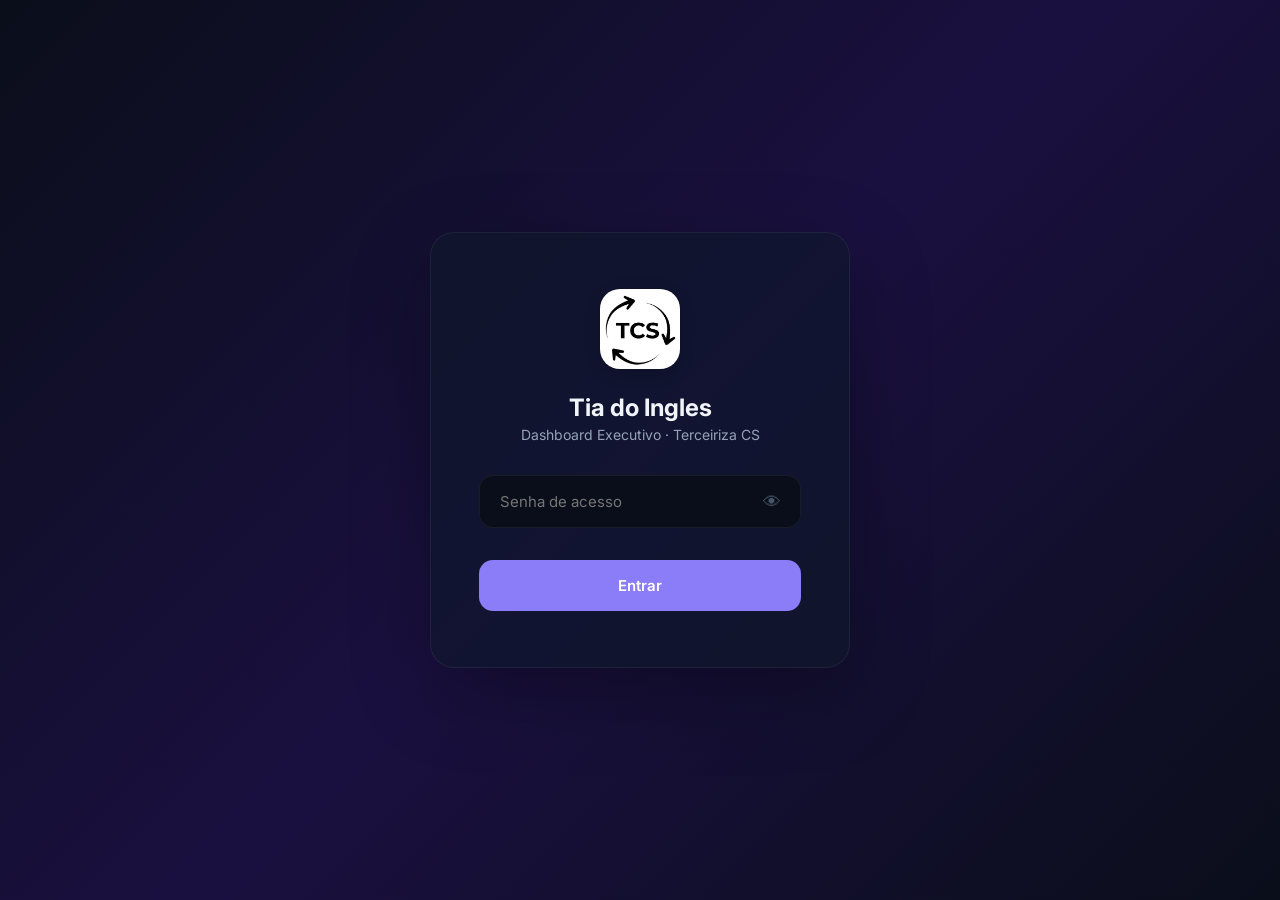
<file: tiadoingles/index.html>
<!DOCTYPE html>
<html lang="pt-BR" data-theme="dark">
<head>
<meta charset="UTF-8">
<meta http-equiv="Cache-Control" content="no-cache, no-store, must-revalidate">
<meta http-equiv="Pragma" content="no-cache">
<meta http-equiv="Expires" content="0">
<meta name="viewport" content="width=device-width,initial-scale=1">
<title>Dashboard · Tia do Inglês · Terceiriza CS</title>
<link rel="icon" type="image/jpeg" href="[data-uri]">
<link rel="apple-touch-icon" href="[data-uri]">
<link href="https://fonts.googleapis.com/css2?family=Inter:wght@400;500;600;700;800&family=JetBrains+Mono:wght@400;500;600;700&display=swap" rel="stylesheet">
<style>
:root,[data-theme="dark"]{--bg:#0a0e1a;--card:rgba(15,23,42,.65);--border:rgba(255,255,255,.06);--bh:rgba(139,124,247,.2);--shadow:rgba(0,0,0,.3);--t1:#f1f5f9;--t2:#94a3b8;--t3:#475569;--accent:#8b7cf7;--a2:#a78bfa;--teal:#2dd4bf;--green:#34d399;--red:#f87171;--pink:#f472b6;--orange:#fb923c;--gold:#fbbf24;--sky:#38bdf8;--cyan:#22d3ee;--chart-bg:rgba(15,23,42,.4);--track-bg:rgba(255,255,255,.04);--track-fill:rgba(255,255,255,.06);--donut-hole:var(--bg);--login-bg:linear-gradient(135deg,#0a0e1a 0%,#1a1040 50%,#0a0e1a 100%)}
[data-theme="light"]{--bg:#f8fafc;--card:rgba(255,255,255,.85);--border:rgba(0,0,0,.08);--bh:rgba(139,124,247,.25);--shadow:rgba(0,0,0,.08);--t1:#0f172a;--t2:#475569;--t3:#94a3b8;--chart-bg:rgba(241,245,249,.6);--track-bg:rgba(0,0,0,.04);--track-fill:rgba(0,0,0,.06);--donut-hole:#f8fafc;--login-bg:linear-gradient(135deg,#f8fafc 0%,#ede9fe 50%,#f8fafc 100%)}
*{margin:0;padding:0;box-sizing:border-box}
body{font-family:'Inter',sans-serif;background:var(--bg);color:var(--t1);min-height:100vh;transition:all .3s}
.tt{position:absolute;bottom:calc(100% + 8px);left:50%;transform:translateX(-50%);background:#1e293b;color:#f1f5f9;padding:8px 14px;border-radius:10px;font-size:12px;white-space:nowrap;opacity:0;pointer-events:none;transition:opacity .2s;z-index:100;border:1px solid rgba(255,255,255,.1);box-shadow:0 8px 24px rgba(0,0,0,.3)}
*:hover>.tt{opacity:1}
#mainWrap{max-width:1440px;margin:0 auto;padding:24px 20px 60px;display:none}
@media(min-width:768px){#mainWrap{padding:32px 40px 60px}}
.header{display:flex;align-items:center;justify-content:space-between;margin-bottom:28px;flex-wrap:wrap;gap:12px}
.header-left{display:flex;align-items:center;gap:16px}
.hdr-logo{width:48px;height:48px;border-radius:16px;object-fit:cover;flex-shrink:0}
@media(min-width:768px){.hdr-logo{width:56px;height:56px}}
.header h1{font-size:22px;font-weight:800;letter-spacing:-.5px}
@media(min-width:768px){.header h1{font-size:28px}}
.header .sub{font-size:13px;color:var(--t2);margin-top:2px}
.header-right{display:flex;align-items:center;gap:8px}
.badge{font-size:12px;color:var(--t2);font-family:'JetBrains Mono';background:var(--card);border:1px solid var(--border);padding:6px 12px;border-radius:10px;display:none}
@media(min-width:768px){.badge{display:block}}
.theme-toggle{display:flex;gap:4px;background:var(--card);border:1px solid var(--border);border-radius:10px;padding:3px}
.theme-btn{padding:5px 10px;border-radius:7px;border:none;background:transparent;color:var(--t3);font-size:14px;cursor:pointer;transition:all .2s}
.theme-btn.active{background:var(--accent);color:#fff}
nav{display:flex;gap:6px;margin-bottom:24px;flex-wrap:wrap;overflow-x:auto;-webkit-overflow-scrolling:touch}
.tab-btn{padding:10px 18px;border-radius:14px;border:1px solid var(--border);background:var(--card);color:var(--t2);font-size:13px;font-weight:600;cursor:pointer;transition:all .3s;white-space:nowrap;flex-shrink:0}
@media(min-width:768px){.tab-btn{padding:12px 24px;font-size:14px}}
.tab-btn:hover{border-color:var(--bh);color:var(--t1)}
.tab-btn.active{background:linear-gradient(135deg,var(--accent),var(--a2));color:#fff;border-color:transparent}
.tab-content{display:none}.tab-content.active{display:block}
.filter-bar{background:var(--card);border:1px solid var(--border);border-radius:20px;padding:20px;margin-bottom:28px}
@media(min-width:768px){.filter-bar{padding:28px;border-radius:24px}}
.filter-header{display:flex;justify-content:space-between;align-items:center;margin-bottom:16px;flex-wrap:wrap;gap:8px}
.filter-title{font-size:15px;font-weight:700}
.filter-actions{display:flex;gap:8px}
.filter-clear{padding:7px 14px;border-radius:10px;border:1px solid var(--border);background:transparent;color:var(--t2);font-size:12px;font-weight:600;cursor:pointer}
.filter-clear:hover{border-color:var(--red);color:var(--red)}
.filter-apply{padding:7px 14px;border-radius:10px;border:none;background:var(--accent);color:#fff;font-size:12px;font-weight:700;cursor:pointer}
.filter-grid{display:grid;grid-template-columns:1fr;gap:12px}
@media(min-width:600px){.filter-grid{grid-template-columns:repeat(2,1fr)}}
@media(min-width:900px){.filter-grid{grid-template-columns:repeat(3,1fr)}}
.filter-group{display:flex;flex-direction:column;gap:5px}
.filter-label{font-size:11px;font-weight:600;color:var(--t3);text-transform:uppercase;letter-spacing:1px}
.ms-wrap{position:relative}
.ms-trigger{padding:9px 12px;border-radius:9px;border:1px solid var(--border);background:var(--track-bg);color:var(--t2);font-size:13px;cursor:pointer;user-select:none;overflow:hidden;text-overflow:ellipsis;white-space:nowrap}
.ms-trigger:hover,.ms-trigger.open{border-color:var(--accent);color:var(--t1)}
.ms-count{background:var(--accent);color:#fff;font-size:11px;padding:1px 7px;border-radius:7px;margin-left:4px;font-weight:700}
.ms-dropdown{position:absolute;top:100%;left:0;right:0;background:#1e293b;border:1px solid var(--border);border-radius:12px;max-height:240px;overflow-y:auto;z-index:50;display:none;box-shadow:0 12px 40px rgba(0,0,0,.4)}
[data-theme="light"] .ms-dropdown{background:#fff}
.ms-dropdown.show{display:block}
.ms-selall{padding:9px 12px;font-size:13px;color:var(--accent);cursor:pointer;border-bottom:1px solid var(--border);font-weight:600}
.ms-option{padding:7px 12px;font-size:13px;color:var(--t2);cursor:pointer;display:flex;align-items:center;gap:7px}
.ms-option:hover{background:rgba(139,124,247,.08);color:var(--t1)}
.ms-option.selected{background:rgba(139,124,247,.12);color:var(--accent)}
.ms-check{width:15px;height:15px;border-radius:4px;border:2px solid var(--border);flex-shrink:0}
.ms-option.selected .ms-check{background:var(--accent);border-color:var(--accent)}
.active-filters{display:flex;gap:6px;flex-wrap:wrap;margin-top:14px;align-items:center}
.filter-tag{padding:5px 12px;border-radius:9px;font-size:12px;font-weight:500;background:rgba(139,124,247,.1);border:1px solid rgba(139,124,247,.2);color:var(--accent);display:flex;align-items:center;gap:6px}
.filter-tag.neutral{background:rgba(255,255,255,.03);border-color:var(--border);color:var(--t3)}
.results-badge{background:rgba(45,212,191,.08);border:1px solid rgba(45,212,191,.2);color:var(--teal);font-size:12px;font-family:'JetBrains Mono';padding:6px 14px;border-radius:9px;margin-left:auto}
.sec{font-size:14px;text-transform:uppercase;letter-spacing:2px;color:var(--t3);font-weight:600;margin:36px 0 18px;display:flex;align-items:center;gap:10px}
.sec::after{content:'';flex:1;height:1px;background:var(--border)}
.kpis{display:grid;grid-template-columns:repeat(2,1fr);gap:14px;margin:24px 0;border-top:1px solid var(--border);padding-top:24px}
@media(min-width:900px){.kpis{grid-template-columns:repeat(5,1fr);gap:20px}}
.kpi{background:var(--card);border:1px solid var(--border);border-radius:20px;padding:24px 20px;transition:all .3s}
@media(min-width:768px){.kpi{padding:32px 28px;border-radius:24px}}
.kpi:hover{transform:translateY(-2px);border-color:var(--bh);box-shadow:0 12px 36px var(--shadow)}
.kpi-bar{height:3px;border-radius:2px;margin-bottom:18px}
.kpi-l{font-size:12px;color:var(--t2);text-transform:uppercase;letter-spacing:1px;font-weight:500;margin-bottom:10px}
@media(min-width:768px){.kpi-l{font-size:13px}}
.kpi-v{font-size:28px;font-weight:700;font-family:'JetBrains Mono';line-height:1;letter-spacing:-1px}
@media(min-width:768px){.kpi-v{font-size:42px;letter-spacing:-2px}}
.kpi-s{font-size:12px;color:var(--t3);margin-top:8px;font-family:'JetBrains Mono'}
.g2{display:grid;grid-template-columns:1fr;gap:20px}
@media(min-width:900px){.g2{grid-template-columns:1fr 1fr}}
.card{background:var(--card);border:1px solid var(--border);border-radius:20px;padding:24px;transition:all .3s}
@media(min-width:768px){.card{padding:32px;border-radius:24px}}
.card:hover{border-color:var(--bh);box-shadow:0 12px 40px var(--shadow)}
.card h3{font-size:18px;font-weight:700;margin-bottom:4px;letter-spacing:-.3px}
@media(min-width:768px){.card h3{font-size:20px}}
.card .d{font-size:13px;color:var(--t3);margin-bottom:20px}
.hbar-area{background:var(--chart-bg);border-radius:14px;padding:20px;display:flex;flex-direction:column;justify-content:center;gap:14px}
@media(min-width:768px){.hbar-area{padding:28px;gap:20px}}
.hbar-row{display:flex;align-items:center;gap:8px}
@media(min-width:768px){.hbar-row{gap:12px}}
.hbar-lbl{font-size:12px;color:var(--t2);min-width:100px;text-align:right;flex-shrink:0;overflow:hidden;text-overflow:ellipsis;white-space:nowrap}
@media(min-width:768px){.hbar-lbl{font-size:14px;min-width:140px}}
.hbar-track{flex:1;height:32px;background:var(--track-bg);border-radius:10px;overflow:visible;position:relative}
@media(min-width:768px){.hbar-track{height:38px}}
.hbar-fill{height:100%;border-radius:10px;display:flex;align-items:center;padding-left:10px;font-family:'JetBrains Mono';font-weight:600;font-size:12px;color:var(--t1);transition:width .6s;white-space:nowrap;overflow:visible}
@media(min-width:768px){.hbar-fill{font-size:14px;padding-left:14px}}
.hbar-pct{font-family:'JetBrains Mono';font-size:12px;font-weight:600;color:var(--t2);margin-left:6px;flex-shrink:0}
.ft-row{display:flex;align-items:center;gap:10px;padding:10px 0;border-bottom:1px solid var(--track-bg);flex-wrap:wrap}
@media(min-width:768px){.ft-row{gap:14px;padding:14px 0;flex-wrap:nowrap}}
.ft-row:last-child{border:none}
.ft-tag{padding:5px 12px;border-radius:12px;font-size:12px;font-weight:600;font-family:'JetBrains Mono';min-width:0;flex-shrink:0}
@media(min-width:768px){.ft-tag{min-width:180px;font-size:13px}}
.ft-qty{font-family:'JetBrains Mono';font-weight:700;font-size:14px;min-width:50px;text-align:right}
.ft-pct{font-family:'JetBrains Mono';font-size:13px;color:var(--t2);min-width:60px;text-align:right}
.ft-track{flex:1;height:7px;background:var(--track-fill);border-radius:4px;overflow:hidden;min-width:60px}
.ft-fill{height:100%;border-radius:4px}
.prog-area{height:280px;background:var(--chart-bg);border-radius:14px;display:flex;flex-direction:column;overflow:visible}
@media(min-width:768px){.prog-area{height:340px}}
.prog-bars{flex:1;display:flex;align-items:flex-end;gap:5px;padding:24px 10px 0}
@media(min-width:768px){.prog-bars{gap:8px;padding:24px 16px 0}}
.prog-labels{display:flex;gap:5px;padding:6px 10px 10px}
@media(min-width:768px){.prog-labels{gap:8px;padding:8px 16px 12px}}
.prog-lbl{flex:1;text-align:center;font-size:9px;color:var(--t3);font-family:'JetBrains Mono'}
@media(min-width:768px){.prog-lbl{font-size:10px}}
.prog-bar{flex:1;border-radius:5px 5px 0 0;position:relative;transition:all .3s;cursor:default}
.prog-pct{position:absolute;top:-18px;left:50%;transform:translateX(-50%);font-size:10px;font-family:'JetBrains Mono';font-weight:600;color:var(--t1);white-space:nowrap}
.ins-g{display:grid;grid-template-columns:1fr;gap:12px}
@media(min-width:768px){.ins-g{grid-template-columns:repeat(auto-fill,minmax(320px,1fr));gap:16px}}
.ins{padding:16px 20px;border-radius:14px;border:1px solid}
.ins.ok{background:rgba(52,211,153,.06);border-color:rgba(52,211,153,.2)}
.ins.w{background:rgba(248,113,113,.06);border-color:rgba(248,113,113,.2)}
.ins.i{background:rgba(139,124,247,.06);border-color:rgba(139,124,247,.2)}
.ins-t{font-size:14px;font-weight:700;margin-bottom:4px}
.ins-p{font-size:12px;color:var(--t2)}
.donut-area{min-height:280px;background:var(--chart-bg);border-radius:14px;display:flex;align-items:center;justify-content:center;flex-direction:column;gap:16px;padding:20px;cursor:default}
@media(min-width:768px){.donut-area{min-height:340px;gap:20px}}
.donut-ring{width:150px;height:150px;border-radius:50%;display:flex;align-items:center;justify-content:center;position:relative}
@media(min-width:768px){.donut-ring{width:180px;height:180px}}
.donut-center{text-align:center}
.donut-v{font-size:18px;font-weight:700;font-family:'JetBrains Mono';letter-spacing:-1px;line-height:1.1}
@media(min-width:768px){.donut-v{font-size:20px}}
.donut-lbl{font-size:12px;color:var(--t3)}
.donut-legend{display:flex;gap:10px;font-size:12px;color:var(--t2);flex-wrap:wrap;justify-content:center}
.donut-legend span{display:flex;align-items:center;gap:5px}
.donut-legend i{width:9px;height:9px;border-radius:50%;display:inline-block}
.footer{text-align:center;padding:32px 0 16px;color:var(--t3);font-size:12px;border-top:1px solid var(--border);margin-top:48px}
.det-table{width:100%;border-collapse:collapse;font-size:13px}
.det-table thead{position:sticky;top:0;z-index:2}
.det-table th{background:var(--card);padding:12px;text-align:left;border-bottom:2px solid var(--border);color:var(--accent);font-weight:700;cursor:pointer;white-space:nowrap;user-select:none}
.det-table th:hover{color:var(--t1);background:var(--track-bg)}
.det-table th .sort-icon{font-size:10px;margin-left:4px;color:var(--t3)}
.det-table td{padding:10px 12px;border-bottom:1px solid var(--border);color:var(--t2)}
.det-table tr:hover td{background:rgba(139,124,247,.04)}
.det-prog{display:inline-flex;align-items:center;gap:8px}
.det-prog-bar{width:80px;height:8px;background:var(--track-bg);border-radius:4px;overflow:hidden}
.det-prog-fill{height:100%;border-radius:4px;transition:width .3s}
.det-search{padding:10px 16px;border:1px solid var(--border);border-radius:12px;background:var(--card);color:var(--t1);font-size:14px;width:100%;max-width:400px;outline:none}
.det-search:focus{border-color:var(--accent)}
.det-status{padding:4px 10px;border-radius:8px;font-size:11px;font-weight:600}
.det-status.ativo{background:rgba(52,211,153,.12);color:var(--green)}
.det-status.inativo{background:rgba(248,113,113,.12);color:var(--red)}
.det-status.sem30{background:rgba(251,146,60,.12);color:var(--orange)}
.det-status.nunca{background:rgba(139,124,247,.12);color:var(--accent)}
.det-pager{display:flex;gap:8px;justify-content:center;margin-top:16px;flex-wrap:wrap}
.det-pager button{padding:6px 14px;border:1px solid var(--border);border-radius:8px;background:var(--card);color:var(--t2);font-size:13px;cursor:pointer}
.det-pager button.active{background:var(--accent);color:#fff;border-color:var(--accent)}
.det-pager button:hover:not(.active){border-color:var(--accent);color:var(--t1)}
.chart-tooltip{position:fixed;background:rgba(15,23,42,.95);color:#f1f5f9;padding:12px 16px;border-radius:12px;font-size:13px;pointer-events:none;z-index:9999;box-shadow:0 12px 40px rgba(0,0,0,.5);border:1px solid rgba(139,124,247,.3);backdrop-filter:blur(10px);max-width:280px;line-height:1.5;opacity:0;transition:opacity .15s}
.chart-tooltip.show{opacity:1}
.chart-tooltip .tt-title{font-weight:700;font-size:14px;margin-bottom:4px;color:var(--accent)}
.chart-tooltip .tt-row{display:flex;justify-content:space-between;gap:12px}
.chart-tooltip .tt-label{color:#94a3b8}
.chart-tooltip .tt-value{font-weight:600;font-family:'JetBrains Mono';color:#f1f5f9}
#loginScreen{position:fixed;inset:0;background:var(--login-bg);z-index:9999;display:flex;align-items:center;justify-content:center}
#loginScreen.hidden{display:none}
.login-box{background:var(--card);border:1px solid var(--border);border-radius:24px;padding:56px 48px;text-align:center;max-width:420px;width:92%;box-shadow:0 24px 80px var(--shadow)}
.login-logo{width:80px;height:80px;border-radius:20px;object-fit:cover;margin:0 auto 20px;box-shadow:0 4px 16px rgba(0,0,0,.2)}
.login-box h2{font-size:24px;font-weight:700;margin-bottom:4px}
.login-box p{font-size:14px;color:var(--t2);margin-bottom:32px}
.login-input{width:100%;padding:16px 50px 16px 20px;background:var(--bg);border:1px solid var(--border);border-radius:14px;color:var(--t1);font-family:'Inter';font-size:15px;outline:none}
.login-input:focus{border-color:var(--accent)}
.login-btn{width:100%;padding:16px;background:var(--accent);border:none;border-radius:14px;color:#fff;font-family:'Inter';font-weight:600;font-size:15px;cursor:pointer;transition:all .2s;margin-top:16px}
.login-btn:hover{filter:brightness(1.1);transform:translateY(-1px)}
.login-error{color:var(--red);font-size:13px;margin-top:8px;display:none}
.loading-overlay{position:fixed;inset:0;background:var(--bg);z-index:9998;display:flex;align-items:center;justify-content:center;flex-direction:column;gap:24px}
.loading-overlay.hidden{opacity:0;pointer-events:none}
.loading-spinner{width:48px;height:48px;border:3px solid var(--border);border-top-color:var(--accent);border-radius:50%;animation:spin .8s linear infinite}
@keyframes spin{to{transform:rotate(360deg)}}
.loading-text{font-size:16px;color:var(--t2)}
.trilha-grid{display:grid;grid-template-columns:1fr;gap:16px}
@media(min-width:600px){.trilha-grid{grid-template-columns:repeat(2,1fr)}}
@media(min-width:1000px){.trilha-grid{grid-template-columns:repeat(3,1fr)}}
.trilha-card{background:var(--card);border:1px solid var(--border);border-radius:20px;padding:24px;transition:all .3s}
.trilha-card:hover{border-color:var(--bh);box-shadow:0 12px 40px var(--shadow)}
.trilha-name{font-size:14px;font-weight:700;margin-bottom:12px;color:var(--t1);overflow:hidden;text-overflow:ellipsis;white-space:nowrap}
.trilha-media{font-size:32px;font-weight:700;font-family:'JetBrains Mono';letter-spacing:-1px;line-height:1}
.trilha-bar{height:6px;background:var(--track-bg);border-radius:4px;overflow:hidden;margin:12px 0}
.trilha-bar-fill{height:100%;border-radius:4px;transition:width .6s}
.trilha-stats{display:grid;grid-template-columns:1fr 1fr;gap:8px;margin-top:12px}
.trilha-stat{padding:8px;background:var(--track-bg);border-radius:10px}
.trilha-stat-l{font-size:10px;color:var(--t3);text-transform:uppercase;letter-spacing:.5px}
.trilha-stat-v{font-size:14px;font-weight:700;font-family:'JetBrains Mono';margin-top:2px}
.legend-box{background:var(--card);border:1px solid var(--border);border-radius:16px;padding:18px 22px;margin:20px 0;display:flex;flex-wrap:wrap;gap:16px}
.lg-item{display:flex;align-items:center;gap:8px;font-size:12px;color:var(--t2)}
.lg-dot{width:10px;height:10px;border-radius:50%;flex-shrink:0}
.cross-card{background:var(--card);border:1px solid var(--border);border-radius:20px;padding:28px;transition:all .3s}
.cross-card:hover{border-color:var(--bh);box-shadow:0 12px 40px var(--shadow)}
.cross-title{font-size:16px;font-weight:700;margin-bottom:6px}
.cross-desc{font-size:12px;color:var(--t3);margin-bottom:16px}
.cross-big{font-size:36px;font-weight:700;font-family:'JetBrains Mono';letter-spacing:-1px}
.cross-sub{font-size:12px;color:var(--t2);margin-top:4px}
.cross-bar{height:6px;background:var(--track-bg);border-radius:4px;overflow:hidden;margin-top:14px}
.cross-bar-fill{height:100%;border-radius:4px}
::-webkit-scrollbar{display:none}
*{scrollbar-width:none;-ms-overflow-style:none}
.pwd-wrap{position:relative;margin-bottom:16px}
.pwd-eye{position:absolute;right:16px;top:50%;transform:translateY(-50%);background:none;border:none;color:var(--t3);cursor:pointer;font-size:18px;padding:4px}
</style>
</head>
<body>

<div id="loginScreen">
  <div class="login-box">
    <img class="login-logo" src="[data-uri]" alt="Tia do Ingles">
    <h2>Tia do Ingles</h2>
    <p>Dashboard Executivo · Terceiriza CS</p>
    <div class="pwd-wrap">
      <input class="login-input" type="password" id="pwdInput" placeholder="Senha de acesso" onkeydown="if(event.key==='Enter')doLogin()">
      <button class="pwd-eye" onclick="const i=document.getElementById('pwdInput');i.type=i.type==='password'?'text':'password';this.textContent=i.type==='password'?'👁':'👁‍🗨'">👁</button>
    </div>
    <button class="login-btn" onclick="doLogin()">Entrar</button>
    <div class="login-error" id="pwdError">Senha incorreta</div>
  </div>
</div>

<div class="loading-overlay hidden" id="loadingOverlay">
  <div class="loading-spinner"></div>
  <div class="loading-text">Carregando dados...</div>
</div>

<div id="mainWrap">
  <div class="header">
    <div class="header-left">
      <img class="hdr-logo" src="[data-uri]" alt="Tia do Ingles">
      <div>
        <h1>Tia do Ingles</h1>
        <div class="sub">Dashboard Executivo · Terceiriza CS</div>
      </div>
    </div>
    <div class="header-right">
      <div class="badge" id="dateBadge"></div>
      <div class="theme-toggle">
        <button class="theme-btn active" id="btnDark" onclick="toggleTheme()">🌙</button>
        <button class="theme-btn" id="btnLight" onclick="toggleTheme()">☀️</button>
      </div>
    </div>
  </div>

  <nav>
    <button class="tab-btn active" onclick="switchTab('geral',this)">Visao Geral</button>
    <button class="tab-btn" onclick="switchTab('trilhas',this)">Trilhas</button>
    <button class="tab-btn" onclick="switchTab('financeiro',this)">Financeiro</button>
    <button class="tab-btn" onclick="switchTab('renovacao',this)">Renovacao</button>
    <button class="tab-btn" onclick="switchTab('pesquisa',this)">Pesquisa</button>
    <button class="tab-btn" onclick="switchTab('alunos',this)">Alunos</button>
  </nav>

  <div class="filter-bar">
    <div class="filter-header">
      <span class="filter-title">Filtros</span>
      <div class="filter-actions">
        <button class="filter-clear" onclick="resetFilters()">Limpar</button>
        <button class="filter-apply" onclick="applyFilters()">Aplicar</button>
      </div>
    </div>
    <div class="filter-grid">
      <div class="filter-group"><label class="filter-label">Produto</label><div class="ms-wrap" id="fProduto"></div></div>
      <div class="filter-group"><label class="filter-label">Tags</label><div class="ms-wrap" id="fTags"></div></div>
      <div class="filter-group"><label class="filter-label">Status</label><div class="ms-wrap" id="fStatus"></div></div>
    </div>
    <div class="active-filters" id="tagsArea"><div class="filter-tag neutral">Nenhum filtro ativo</div></div>
  </div>

  <div class="tab-content active" id="tab-geral"><div id="cGeral"></div></div>
  <div class="tab-content" id="tab-trilhas"><div id="cTrilhas"></div></div>
  <div class="tab-content" id="tab-financeiro"><div id="cFinanceiro"></div></div>
  <div class="tab-content" id="tab-renovacao"><div id="cRenov"></div></div>
  <div class="tab-content" id="tab-pesquisa"><div id="cPesquisa"></div></div>
  <div class="tab-content" id="tab-alunos"><div id="cAlunos"></div></div>
  <div class="footer"><strong>Terceiriza CS</strong> · Dashboard Executivo</div>
</div>

<script>
const SENHA='Tiadoingles123';
const API_URL='https://script.google.com/macros/s/AKfycbzON42XoYPO0KAQZhpeMm-UTMGlUwRVzNNRx1XhAjExnFTQ_EnOHnOAMXj9dyKOYyTZ/exec';

/* Product definitions */
const PRODUCTS=[
  {key:'mti',trailKey:'mtiTrilhas',label:'Metodo Tia do Ingles',short:'MTI'},
  {key:'mentoria',trailKey:'mentoriaTrilhas',label:'Mentoria Fluent Mind',short:'Mentoria'},
  {key:'decole',trailKey:'decoleTrilhas',label:'Decole com a Tia',short:'Decole'},
  {key:'protocolo',trailKey:'protocoloTrilhas',label:'Protocolo da Fluencia',short:'Protocolo'}
];

let RAW={}, ROWS=[], PESQ=[], NOW=Date.now();
let ALL_TRAILS_BY_PRODUCT={};

/* ===== LOGIN ===== */
function doLogin(){
  const v=document.getElementById('pwdInput').value;
  if(v===SENHA){
    document.getElementById('loginScreen').classList.add('hidden');
    const lo=document.getElementById('loadingOverlay');
    lo.classList.remove('hidden');lo.style.display='flex';
    loadData();
  }else{document.getElementById('pwdError').style.display='block';}
}

/* ===== DATA LOADING ===== */
async function loadData(){
  try{
    const r=await fetch(API_URL);
    const D=await r.json();
    if(D.error) throw new Error(D.error);
    RAW=D;
    PESQ=D.pesquisa||[];
    NOW=D.todayMs||Date.now();

    // Store trail names per product
    PRODUCTS.forEach(p=>{
      ALL_TRAILS_BY_PRODUCT[p.key]=D[p.trailKey]||[];
    });

    // Build MERGED dataset: unify all 5 products, dedup by email
    const emailMap=new Map();

    PRODUCTS.forEach(prod=>{
      const students=D[prod.key]||[];
      students.forEach(s=>{
        const em=(s.email||'').toLowerCase().trim();
        if(!em) return;
        let row=emailMap.get(em);
        if(!row){
          row={
            nome:s.nome,email:em,cpf:s.cpf||'',celular:s.celular||'',
            criadoEm:null,primAcesso:null,ultAcesso:null,
            tags:'',produtos:[],produtoLabels:[],
            trilhas:{},total:null,
            _sources:{}
          };
          emailMap.set(em,row);
        }
        row.produtos.push(prod.key);
        row.produtoLabels.push(prod.label);
        row._sources[prod.key]=s;

        // Merge dates: keep earliest criadoEm, latest ultAcesso/primAcesso
        if(s.criadoEm){
          if(!row.criadoEm||s.criadoEm<row.criadoEm) row.criadoEm=s.criadoEm;
        }
        if(s.primAcesso){
          if(!row.primAcesso||s.primAcesso>row.primAcesso) row.primAcesso=s.primAcesso;
        }
        if(s.ultAcesso){
          if(!row.ultAcesso||s.ultAcesso>row.ultAcesso) row.ultAcesso=s.ultAcesso;
        }
        // Merge tags
        if(s.tags){
          const existing=new Set(row.tags?row.tags.split(',').map(t=>t.trim()).filter(Boolean):[]);
          s.tags.split(',').map(t=>t.trim()).filter(Boolean).forEach(t=>existing.add(t));
          row.tags=[...existing].join(', ');
        }
        // Merge trilhas
        if(s.trilhas){
          for(const[trName,trVal] of Object.entries(s.trilhas)){
            if(typeof trVal==='number'){
              // Keep highest value per trail
              if(!row.trilhas[trName]||trVal>row.trilhas[trName]) row.trilhas[trName]=trVal;
            }
          }
        }
        // Total: average of all non-null totals
        if(typeof s.total==='number'){
          if(row.total===null) row.total=s.total;
          else row.total=(row.total+s.total)/2;
        }
      });
    });

    ROWS=[...emailMap.values()];

    initDate();
    buildFilters();
    renderAll();
    document.getElementById('loadingOverlay').style.display='none';
    document.getElementById('mainWrap').style.display='block';
  }catch(e){
    document.getElementById('loadingOverlay').innerHTML='<div style="color:var(--red);padding:40px;text-align:center;font-size:18px;max-width:500px"><div style="font-size:48px;margin-bottom:16px">!</div>Erro ao carregar dados:<br><br><span style="font-family:JetBrains Mono;font-size:14px">'+e.message+'</span><br><br><button onclick="loadData()" style="padding:12px 24px;background:var(--accent);color:#fff;border:none;border-radius:12px;font-size:14px;cursor:pointer;margin-top:8px">Tentar novamente</button></div>';
  }
}

/* ===== HELPERS ===== */
function initDate(){
  const d=new Date(NOW);
  const p=n=>String(n).padStart(2,'0');
  document.getElementById('dateBadge').textContent=p(d.getDate())+'/'+p(d.getMonth()+1)+'/'+d.getFullYear()+' '+p(d.getHours())+':'+p(d.getMinutes());
}
const fN=n=>n.toLocaleString('pt-BR');
const fP=n=>(n||0).toFixed(1).replace('.',',')+'%';
const avg=a=>a.length?a.reduce((s,v)=>s+v,0)/a.length:0;
function norm(s){return(s||'').normalize('NFD').replace(/[\u0300-\u036f]/g,'').toLowerCase().trim();}
const DAY=86400000;
const shortName=n=>{if(!n)return '';return n.length>25?n.slice(0,23)+'...':n;};
const fmt=ts=>{if(!ts)return '-';const d=new Date(ts);return String(d.getDate()).padStart(2,'0')+'/'+String(d.getMonth()+1).padStart(2,'0')+'/'+d.getFullYear();};

// Tooltip
let _tip=null;
function initTip(){if(!_tip){_tip=document.createElement('div');_tip.className='chart-tooltip';document.body.appendChild(_tip);}}
function showTip(e,html){initTip();_tip.innerHTML=html;_tip.classList.add('show');const x=Math.min(e.clientX+14,window.innerWidth-300);const y=Math.max(e.clientY-60,8);_tip.style.left=x+'px';_tip.style.top=y+'px';}
function hideTip(){if(_tip)_tip.classList.remove('show');}

/* ===== STATUS LOGIC ===== */
// Ativo = comprou dentro do periodo de 1 ano (criadoEm + 365d > hoje)
// Inativo = comprou ha mais de 1 ano (criadoEm + 365d <= hoje)
// Sem acessar +30d = ultAcesso > 30 dias
// Nunca acessou = sem ultAcesso
function getExpiration(r){
  if(!r.criadoEm) return null;
  return r.criadoEm + 365*DAY;
}
function isAtivo(r){
  const exp=getExpiration(r);
  if(!exp) return false;
  return exp>NOW;
}
function isInativo(r){return !isAtivo(r);}
function semAcesso30(r){return r.ultAcesso&&(NOW-r.ultAcesso)>30*DAY;}
function nuncaAcessou(r){return !r.ultAcesso&&!r.primAcesso;}

function statusLabel(r){
  if(isAtivo(r)) return 'Ativo';
  return 'Inativo';
}
function statusClass(r){
  if(isAtivo(r)) return 'ativo';
  return 'inativo';
}

/* ===== THEME / TABS ===== */
function toggleTheme(){const h=document.documentElement,d=h.getAttribute('data-theme')==='dark';h.setAttribute('data-theme',d?'light':'dark');document.getElementById('btnDark').classList.toggle('active',!d);document.getElementById('btnLight').classList.toggle('active',d);}
function switchTab(t,b){document.querySelectorAll('.tab-btn').forEach(x=>x.classList.remove('active'));document.querySelectorAll('.tab-content').forEach(x=>x.classList.remove('active'));document.getElementById('tab-'+t).classList.add('active');b.classList.add('active');}

/* ===== MULTI-SELECT ===== */
function buildMS(id,vals){
  const w=document.getElementById(id);if(!w)return;
  let h='<div class="ms-trigger" onclick="toggleMS(this)">Todos</div><div class="ms-dropdown"><div class="ms-selall" onclick="toggleAll(this)">Marcar todos</div>';
  vals.forEach(v=>{h+='<div class="ms-option" onclick="toggleOpt(this)" data-val="'+String(v).replace(/"/g,'&quot;')+'"><div class="ms-check"></div>'+v+'</div>';});
  h+='</div>';w.innerHTML=h;
}
function toggleMS(t){const dd=t.nextElementSibling,o=dd.classList.contains('show');document.querySelectorAll('.ms-dropdown.show').forEach(d=>{d.classList.remove('show');d.previousElementSibling.classList.remove('open');});if(!o){dd.classList.add('show');t.classList.add('open');}}
function toggleOpt(o){o.classList.toggle('selected');updTrig(o.closest('.ms-wrap'));}
function toggleAll(e){const w=e.closest('.ms-wrap'),os=w.querySelectorAll('.ms-option'),all=w.querySelectorAll('.ms-option.selected').length===os.length;os.forEach(o=>{if(all)o.classList.remove('selected');else o.classList.add('selected');});updTrig(w);}
function updTrig(w){const t=w.querySelector('.ms-trigger'),s=w.querySelectorAll('.ms-option.selected');if(!s.length)t.innerHTML='Todos';else{const n=Array.from(s).map(o=>o.dataset.val);t.innerHTML=(n.length<=2?n.join(', '):n[0]+' +'+(n.length-1))+' <span class="ms-count">'+s.length+'</span>';}}
function getMS(id){const e=document.getElementById(id);if(!e)return[];return Array.from(e.querySelectorAll('.ms-option.selected')).map(o=>o.dataset.val);}
document.addEventListener('click',e=>{if(!e.target.closest('.ms-wrap'))document.querySelectorAll('.ms-dropdown.show').forEach(d=>{d.classList.remove('show');d.previousElementSibling.classList.remove('open');});});

/* ===== FILTERS ===== */
function buildFilters(){
  const prodLabels=PRODUCTS.map(p=>p.label);
  buildMS('fProduto',prodLabels);

  // Collect all tags
  const tagSet=new Set();
  ROWS.forEach(r=>{
    if(r.tags) r.tags.split(',').map(t=>t.trim()).filter(Boolean).forEach(t=>tagSet.add(t));
  });
  buildMS('fTags',[...tagSet].sort());
  buildMS('fStatus',['Ativo','Inativo']);
}

function getFiltered(){
  const fp=getMS('fProduto'),ft=getMS('fTags'),fs=getMS('fStatus');
  return ROWS.filter(r=>{
    if(fp.length){
      const ok=fp.some(label=>r.produtoLabels.includes(label));
      if(!ok) return false;
    }
    if(ft.length){
      const rTags=r.tags?r.tags.split(',').map(t=>t.trim()):[];
      const ok=ft.some(t=>rTags.includes(t));
      if(!ok) return false;
    }
    if(fs.length){
      const lbl=statusLabel(r);
      if(!fs.includes(lbl)) return false;
    }
    return true;
  });
}

function applyFilters(){
  const rows=getFiltered(),tags=[];
  getMS('fProduto').forEach(v=>tags.push(v.length>24?v.slice(0,22)+'...':v));
  getMS('fTags').forEach(v=>tags.push(v.length>24?v.slice(0,22)+'...':v));
  getMS('fStatus').forEach(v=>tags.push(v));
  const a=document.getElementById('tagsArea');
  a.innerHTML=tags.length
    ?tags.map(t=>'<div class="filter-tag">'+t+'</div>').join('')+'<span class="results-badge">'+fN(rows.length)+' alunos</span>'
    :'<div class="filter-tag neutral">Nenhum filtro ativo</div>';
  renderAll(rows);
}
function resetFilters(){
  document.querySelectorAll('.ms-option.selected').forEach(o=>o.classList.remove('selected'));
  document.querySelectorAll('.ms-trigger').forEach(t=>t.innerHTML='Todos');
  document.getElementById('tagsArea').innerHTML='<div class="filter-tag neutral">Nenhum filtro ativo</div>';
  renderAll();
}

/* ===== GET STUDENTS FOR A PRODUCT (from RAW, filtered by current filter) ===== */
function getProductStudents(prodKey,filteredRows){
  const filteredEmails=new Set(filteredRows.map(r=>r.email));
  return (RAW[prodKey]||[]).filter(s=>{
    const em=(s.email||'').toLowerCase().trim();
    return filteredEmails.has(em);
  });
}

/* ===== TRAIL STATS PER PRODUCT ===== */
function trailStatsForProduct(prodKey,filteredRows){
  const trails=ALL_TRAILS_BY_PRODUCT[prodKey]||[];
  const students=getProductStudents(prodKey,filteredRows);
  return trails.map(name=>{
    let soma=0,cnt=0,iniciados=0,zeros=0,alto=0,medio=0,baixo=0;
    students.forEach(s=>{
      cnt++;
      const v=s.trilhas?s.trilhas[name]:null;
      const val=typeof v==='number'?v:0;
      soma+=val;
      if(val>0){
        iniciados++;
        if(val>=50)alto++;else if(val>=10)medio++;else baixo++;
      }else zeros++;
    });
    return{
      nome:name,
      media:cnt?soma/cnt:0,
      iniciados,zeros,total:cnt,alto,medio,baixo,
      pctIniciou:cnt?(iniciados/cnt*100):0,
      pctAlto:cnt?(alto/cnt*100):0,
      pctBaixo:cnt?(baixo/cnt*100):0
    };
  });
}

/* ===== RENDER ALL ===== */
function renderAll(filtered){
  const rows=filtered||ROWS;
  renderGeral(rows);
  renderTrilhas(rows);
  renderFinanceiro(rows);
  renderRenov(rows);
  renderPesquisa(rows);
  renderAlunosList(rows);
}

/* ===== VISAO GERAL ===== */
function renderGeral(rows){
  const total=rows.length;
  let vigentes=0,inativos=0,sem30=0,nunca=0;
  const consumos=[];
  rows.forEach(r=>{
    if(isAtivo(r)) vigentes++;
    else inativos++;
    if(nuncaAcessou(r)) nunca++;
    else if(semAcesso30(r)) sem30++;
    consumos.push(r.total||0);
  });
  const media=avg(consumos);
  const pctVigente=total?vigentes/total*100:0;
  const pctInativo=total?inativos/total*100:0;
  const pctSem30=total?sem30/total*100:0;
  const pctNunca=total?nunca/total*100:0;

  const kpis=`<div class="kpis">
    <div class="kpi"><div class="kpi-bar" style="background:linear-gradient(90deg,var(--accent),var(--a2))"></div><div class="kpi-l">Total de Alunos</div><div class="kpi-v">${fN(total)}</div><div class="kpi-s">emails unicos (dedup)</div></div>
    <div class="kpi"><div class="kpi-bar" style="background:linear-gradient(90deg,var(--teal),var(--green))"></div><div class="kpi-l">Media Consumo</div><div class="kpi-v">${fP(media)}</div><div class="kpi-s">base total: ${fN(consumos.length)} alunos</div></div>
    <div class="kpi"><div class="kpi-bar" style="background:linear-gradient(90deg,var(--green),var(--teal))"></div><div class="kpi-l">Ativos</div><div class="kpi-v">${fN(vigentes)}</div><div class="kpi-s">${fP(pctVigente)} da base · compra dentro de 1 ano</div></div>
    <div class="kpi"><div class="kpi-bar" style="background:linear-gradient(90deg,var(--orange),var(--red))"></div><div class="kpi-l">Sem acessar +30d</div><div class="kpi-v">${fN(sem30)}</div><div class="kpi-s">${fP(pctSem30)} da base</div></div>
    <div class="kpi"><div class="kpi-bar" style="background:linear-gradient(90deg,var(--red),var(--pink))"></div><div class="kpi-l">Nunca Acessaram</div><div class="kpi-v">${fN(nunca)}</div><div class="kpi-s">${fP(pctNunca)} da base</div></div>
  </div>`;

  const legend=`<div class="legend-box">
    <div class="lg-item"><span class="lg-dot" style="background:var(--green)"></span><strong>Ativo:</strong> comprou dentro do periodo de 1 ano (criadoEm + 365d > hoje)</div>
    <div class="lg-item"><span class="lg-dot" style="background:var(--red)"></span><strong>Inativo:</strong> comprou ha mais de 1 ano (acesso expirado)</div>
    <div class="lg-item"><span class="lg-dot" style="background:var(--orange)"></span><strong>Sem acessar +30d:</strong> ultimo acesso ha mais de 30 dias</div>
  </div>`;

  // Ranking by product
  const prodRank=PRODUCTS.map(p=>{
    const students=getProductStudents(p.key,rows);
    const uniqueEmails=new Set(students.map(s=>(s.email||'').toLowerCase().trim()));
    const consumoVals=[];
    students.forEach(s=>{
      if(typeof s.total==='number'){
        consumoVals.push(s.total);
      }else if(s.trilhas){
        const vals=Object.values(s.trilhas).filter(v=>typeof v==='number');
        consumoVals.push(vals.length?vals.reduce((a,b)=>a+b,0)/vals.length:0);
      }else{
        consumoVals.push(0);
      }
    });
    return{label:p.label,short:p.short,count:uniqueEmails.size,media:avg(consumoVals)};
  }).sort((a,b)=>b.count-a.count);

  const maxCount=Math.max(...prodRank.map(p=>p.count),1);
  const palette=['#8b7cf7','#a78bfa','#2dd4bf','#34d399','#38bdf8','#22d3ee','#fbbf24','#fb923c','#f472b6','#f87171'];

  const rank=`<div class="sec">Ranking por produto</div>
    <div class="card"><h3>Alunos por produto</h3><div class="d">Base deduplicada por email. Um aluno pode estar em multiplos produtos.</div>
    <div class="hbar-area">
      ${prodRank.map((p,i)=>{
        const w=Math.max(p.count/maxCount*100,0.5);
        const col=palette[i%palette.length];
        return `<div class="hbar-row">
          <div class="hbar-lbl" title="${p.label}">${shortName(p.label)}</div>
          <div class="hbar-track"><div class="hbar-fill" style="width:${w}%;background:${col}">${p.count>=10?fN(p.count):''}</div></div>
          <div style="display:flex;flex-direction:column;align-items:flex-end;gap:8px;min-width:150px;margin-left:8px">
            <div style="font-family:JetBrains Mono;font-size:14px;font-weight:700;color:${col};line-height:1.2">${fN(p.count)} <span style="font-size:10px;color:var(--t3);font-weight:400;margin-left:4px">alunos</span></div>
            <div style="font-family:JetBrains Mono;font-size:12px;color:var(--t2);line-height:1.2">${fP(p.media)} <span style="font-size:10px;color:var(--t3);margin-left:4px">media</span></div>
          </div>
        </div>`;
      }).join('')}
    </div></div>`;

  // Insights
  const bestProd=prodRank[0];
  const worstProd=[...prodRank].sort((a,b)=>a.media-b.media).filter(p=>p.count>0)[0];
  const insights=`<div class="sec">Insights</div>
    <div class="ins-g">
      ${bestProd?`<div class="ins ok"><div class="ins-t">Produto com mais alunos</div><div class="ins-p"><strong>${bestProd.label}</strong> com ${fN(bestProd.count)} alunos e media de consumo de ${fP(bestProd.media)}.</div></div>`:''}
      ${worstProd?`<div class="ins w"><div class="ins-t">Menor media de consumo</div><div class="ins-p"><strong>${worstProd.label}</strong> com media de apenas ${fP(worstProd.media)}.</div></div>`:''}
      <div class="ins ok"><div class="ins-t">Alunos ativos</div><div class="ins-p"><strong>${fN(vigentes)}</strong> alunos (${fP(pctVigente)}) compraram dentro do periodo de 1 ano.</div></div>
      <div class="ins w"><div class="ins-t">Alunos inativos</div><div class="ins-p"><strong>${fN(inativos)}</strong> alunos (${fP(pctInativo)}) com compra ha mais de 1 ano.</div></div>
      <div class="ins i"><div class="ins-t">Sem acessar +30 dias</div><div class="ins-p"><strong>${fN(sem30)}</strong> alunos (${fP(pctSem30)} da base) estao ha mais de 30 dias sem acessar.</div></div>
    </div>`;

  document.getElementById('cGeral').innerHTML=kpis+legend+rank+insights;
}

/* ===== TRILHAS ===== */
function renderTrilhas(rows){
  const fpSel=getMS('fProduto');
  const prodsToShow=fpSel.length
    ?PRODUCTS.filter(p=>fpSel.includes(p.label))
    :PRODUCTS;

  let allCards='';
  let allBarData=[];
  const barPalette=['#8b7cf7','#a78bfa','#2dd4bf','#34d399','#38bdf8','#22d3ee','#fbbf24','#fb923c','#f472b6','#f87171'];
  const colorPalette=['var(--accent)','var(--a2)','var(--teal)','var(--green)','var(--sky)','var(--cyan)','var(--gold)','var(--orange)','var(--pink)','var(--red)'];
  let colorIdx=0;

  prodsToShow.forEach(prod=>{
    const stats=trailStatsForProduct(prod.key,rows);
    if(!stats.length) return;
    const sorted=[...stats].sort((a,b)=>b.media-a.media);

    allCards+=`<div class="sec">Trilhas - ${prod.label}</div><div class="trilha-grid">`;
    sorted.forEach((s,i)=>{
      const color=colorPalette[(colorIdx+i)%colorPalette.length];
      allCards+=`<div class="trilha-card">
        <div class="trilha-name">${s.nome}</div>
        <div style="display:flex;align-items:flex-end;gap:18px;margin-bottom:6px">
          <div>
            <div class="trilha-media" style="color:${color}">${fP(s.media)}</div>
            <div style="font-size:10px;color:var(--t3);text-transform:uppercase;letter-spacing:.5px;margin-top:4px">media da base total</div>
          </div>
          <div style="padding-bottom:4px">
            <div style="font-family:JetBrains Mono;font-size:22px;font-weight:700;color:var(--t2);letter-spacing:-.5px">${fN(s.iniciados)}</div>
            <div style="font-size:10px;color:var(--t3);text-transform:uppercase;letter-spacing:.5px;margin-top:4px">iniciaram</div>
          </div>
        </div>
        <div class="trilha-bar"><div class="trilha-bar-fill" style="width:${Math.max(s.media,0.5)}%;background:${color}"></div></div>
        <div class="trilha-stats">
          <div class="trilha-stat"><div class="trilha-stat-l">Base total</div><div class="trilha-stat-v">${fN(s.total)}</div></div>
          <div class="trilha-stat"><div class="trilha-stat-l">Media</div><div class="trilha-stat-v">${fP(s.media)}</div></div>
          <div class="trilha-stat"><div class="trilha-stat-l">Acima 50%</div><div class="trilha-stat-v" style="color:var(--green)">${fN(s.alto)} (${fP(s.pctAlto)})</div></div>
          <div class="trilha-stat"><div class="trilha-stat-l">Abaixo 10%</div><div class="trilha-stat-v" style="color:var(--orange)">${fN(s.baixo)} (${fP(s.pctBaixo)})</div></div>
        </div>
      </div>`;
      allBarData.push({nome:prod.short+': '+s.nome,media:s.media,iniciados:s.iniciados,alto:s.alto,pctAlto:s.pctAlto});
    });
    allCards+=`</div>`;
    colorIdx+=stats.length;
  });

  // Column chart with all trails
  allBarData.sort((a,b)=>b.media-a.media);
  const chartBars=allBarData.map((s,i)=>{
    const col=barPalette[i%barPalette.length];
    const h=Math.max(s.media,1.5);
    const tip=`<div class=tt-title>${s.nome.replace(/"/g,'&quot;').replace(/'/g,"\\'")}</div><div class=tt-row><span class=tt-label>Iniciaram:</span><span class=tt-value>${fN(s.iniciados)}</span></div><div class=tt-row><span class=tt-label>Media:</span><span class=tt-value>${fP(s.media)}</span></div>`;
    return `<div class="prog-bar" style="height:${h}%;background:${col}" onmouseenter="showTip(event,'${tip}')" onmousemove="showTip(event,'${tip}')" onmouseleave="hideTip()"><span class="prog-pct">${fP(s.media)}</span></div>`;
  }).join('');
  const chartLabels=allBarData.map(s=>`<div class="prog-lbl" title="${s.nome}">${shortName(s.nome)}</div>`).join('');

  const mediaGeral=avg(allBarData.map(s=>s.media));

  const resumo=`<div class="sec">Visao comparativa</div>
  <div class="card" style="margin-bottom:18px"><h3>Media geral das trilhas</h3><div class="d">Base: todas as trilhas de todos os produtos.</div>
    <div style="margin-top:20px">
      <div style="font-family:JetBrains Mono;font-size:42px;font-weight:700;color:var(--accent);letter-spacing:-2px;line-height:1">${fP(mediaGeral)}</div>
      <div style="font-size:11px;color:var(--t3);text-transform:uppercase;letter-spacing:1px;margin-top:10px">media geral da base total</div>
    </div>
    <div style="margin-top:32px">
      <div style="font-size:13px;font-weight:600;color:var(--t2);margin-bottom:6px">Consumo medio por trilha (0 a 100%)</div>
      <div class="prog-area" style="height:340px;padding-top:12px;position:relative">
        <div style="position:absolute;left:8px;top:12px;bottom:40px;display:flex;flex-direction:column;justify-content:space-between;font-size:10px;color:var(--t3);font-family:'JetBrains Mono'"><span>100%</span><span>75%</span><span>50%</span><span>25%</span><span>0%</span></div>
        <div class="prog-bars" style="padding-left:40px;padding-right:16px">${chartBars}</div>
        <div class="prog-labels" style="padding-left:40px;padding-right:16px">${chartLabels}</div>
      </div>
    </div>
  </div>`;

  document.getElementById('cTrilhas').innerHTML=resumo+allCards;
}

/* ===== FINANCEIRO (ASCENSAO) ===== */
function renderFinanceiro(rows){
  const cont=document.getElementById('cFinanceiro');
  if(!rows) rows=ROWS;

  // Build email sets per product
  const emailsByProd={};
  PRODUCTS.forEach(p=>{
    emailsByProd[p.key]=new Set((RAW[p.key]||[]).map(s=>(s.email||'').toLowerCase().trim()).filter(Boolean));
  });

  // Mentoria path: all products -> Mentoria (who from MTI/Decole/etc also has Mentoria)
  const mentoriaEmails=emailsByProd.mentoria;
  const nonMentoriaProds=PRODUCTS.filter(p=>p.key!=='mentoria');
  const mentoriaConversions={};
  nonMentoriaProds.forEach(p=>{
    const totalInProd=emailsByProd[p.key].size;
    let alsoMentoria=0;
    emailsByProd[p.key].forEach(em=>{if(mentoriaEmails.has(em))alsoMentoria++;});
    mentoriaConversions[p.key]={total:totalInProd,converted:alsoMentoria,pct:totalInProd?alsoMentoria/totalInProd*100:0,potential:totalInProd-alsoMentoria};
  });

  // MTI path: all other products -> MTI (excluding Mentoria)
  const mtiEmails=emailsByProd.mti;
  const nonMtiProds=PRODUCTS.filter(p=>p.key!=='mti'&&p.key!=='mentoria');
  const mtiConversions={};
  nonMtiProds.forEach(p=>{
    const totalInProd=emailsByProd[p.key].size;
    let alsoMti=0;
    emailsByProd[p.key].forEach(em=>{if(mtiEmails.has(em))alsoMti++;});
    mtiConversions[p.key]={total:totalInProd,converted:alsoMti,pct:totalInProd?alsoMti/totalInProd*100:0,potential:totalInProd-alsoMti};
  });

  // Total potential upsell to Mentoria
  const allNonMentoria=new Set();
  nonMentoriaProds.forEach(p=>{emailsByProd[p.key].forEach(em=>allNonMentoria.add(em));});
  let totalAlsoMentoria=0;
  allNonMentoria.forEach(em=>{if(mentoriaEmails.has(em))totalAlsoMentoria++;});
  const potentialMentoria=allNonMentoria.size-totalAlsoMentoria;
  const pctMentoria=allNonMentoria.size?totalAlsoMentoria/allNonMentoria.size*100:0;

  let h=`<div class="kpis" style="grid-template-columns:repeat(2,1fr)">
    <div class="kpi"><div class="kpi-bar" style="background:linear-gradient(90deg,var(--accent),var(--a2))"></div><div class="kpi-l">Cross-sell para Mentoria</div><div class="kpi-v">${fN(totalAlsoMentoria)}</div><div class="kpi-s">${fP(pctMentoria)} da base ja tem Mentoria</div></div>
    <div class="kpi"><div class="kpi-bar" style="background:linear-gradient(90deg,var(--orange),var(--gold))"></div><div class="kpi-l">Potencial Mentoria</div><div class="kpi-v">${fN(potentialMentoria)}</div><div class="kpi-s">Alunos que podem ascender</div></div>
    <div class="kpi"><div class="kpi-bar" style="background:linear-gradient(90deg,var(--teal),var(--green))"></div><div class="kpi-l">Alunos no Metodo</div><div class="kpi-v">${fN(mtiEmails.size)}</div><div class="kpi-s">Metodo Tia do Ingles (produto principal)</div></div>
    <div class="kpi"><div class="kpi-bar" style="background:linear-gradient(90deg,var(--sky),var(--cyan))"></div><div class="kpi-l">Alunos na Mentoria</div><div class="kpi-v">${fN(mentoriaEmails.size)}</div><div class="kpi-s">Mentoria Fluent Mind (upsell premium)</div></div>
  </div>`;

  // Calcular media de progresso dos que ascenderam
  function calcAvgProgress(fromProdKey, toProdKey){
    const fromStudents=RAW[fromProdKey]||[];
    const toEmails=emailsByProd[toProdKey];
    let soma=0,cnt=0;
    fromStudents.forEach(s=>{
      const em=(s.email||'').toLowerCase().trim();
      if(toEmails.has(em)){
        soma+=(typeof s.total==='number'?s.total:0);
        cnt++;
      }
    });
    return cnt?soma/cnt:0;
  }

  // Cross-sell cards: Mentoria path
  h+=`<div class="sec">Caminho de Ascensao - Mentoria Fluent Mind</div><div class="g2">`;
  nonMentoriaProds.forEach((p,i)=>{
    const c=mentoriaConversions[p.key];
    const avgProg=calcAvgProgress(p.key,'mentoria');
    const colors=['var(--accent)','var(--teal)','var(--sky)','var(--gold)'];
    const col=colors[i%colors.length];
    h+=`<div class="cross-card">
      <div class="cross-title" style="color:${col}">${p.label} → Mentoria</div>
      <div class="cross-desc">Alunos de ${p.short} que tambem possuem Mentoria Fluent Mind</div>
      <div class="cross-big" style="color:${col}">${fN(c.converted)} <span style="font-size:16px;color:var(--t2)">/ ${fN(c.total)}</span></div>
      <div class="cross-sub">${fP(c.pct)} de conversao · ${fN(c.potential)} potenciais</div>
      <div class="cross-bar"><div class="cross-bar-fill" style="width:${Math.min(c.pct,100)}%;background:${col}"></div></div>
      <div style="margin-top:12px;padding-top:12px;border-top:1px solid var(--border);display:flex;align-items:center;gap:8px">
        <span style="font-size:11px;color:var(--t3)">Media progresso no ${p.short}:</span>
        <span style="font-family:JetBrains Mono;font-weight:700;color:${col}">${fP(avgProg)}</span>
      </div>
    </div>`;
  });
  h+=`</div>`;

  // Cross-sell cards: Metodo Tia do Ingles path
  h+=`<div class="sec">Caminho de Ascensao - Metodo Tia do Ingles</div><div class="g2">`;
  nonMtiProds.forEach((p,i)=>{
    const c=mtiConversions[p.key];
    const avgProg2=calcAvgProgress(p.key,'mti');
    const colors=['var(--green)','var(--cyan)','var(--pink)'];
    const col=colors[i%colors.length];
    h+=`<div class="cross-card">
      <div class="cross-title" style="color:${col}">${p.label} → Metodo Tia do Ingles</div>
      <div class="cross-desc">Alunos de ${p.short} que tambem possuem Metodo Tia do Ingles</div>
      <div class="cross-big" style="color:${col}">${fN(c.converted)} <span style="font-size:16px;color:var(--t2)">/ ${fN(c.total)}</span></div>
      <div class="cross-sub">${fP(c.pct)} de conversao · ${fN(c.potential)} potenciais</div>
      <div class="cross-bar"><div class="cross-bar-fill" style="width:${Math.min(c.pct,100)}%;background:${col}"></div></div>
      <div style="margin-top:12px;padding-top:12px;border-top:1px solid var(--border);display:flex;align-items:center;gap:8px">
        <span style="font-size:11px;color:var(--t3)">Media progresso no ${p.short}:</span>
        <span style="font-family:JetBrains Mono;font-weight:700;color:${col}">${fP(avgProg2)}</span>
      </div>
    </div>`;
  });
  h+=`</div>`;

  // Potential upsell list (non-mentoria students)
  const potList=[];
  allNonMentoria.forEach(em=>{
    if(!mentoriaEmails.has(em)){
      const row=ROWS.find(r=>r.email===em);
      if(row) potList.push(row);
    }
  });
  potList.sort((a,b)=>(b.total||0)-(a.total||0));

  if(potList.length>0){
    const finPer=50,finPages=Math.max(1,Math.ceil(potList.length/finPer));
    if(!window._FIN_PAGE||window._FIN_PAGE>finPages) window._FIN_PAGE=1;
    const finSlice=potList.slice((window._FIN_PAGE-1)*finPer,window._FIN_PAGE*finPer);
    h+=`<div class="sec">Potencial Upsell Mentoria (${fN(potList.length)} alunos)</div>
    <div class="card"><div style="overflow-x:auto;scrollbar-width:none;-ms-overflow-style:none"><table class="det-table">
      <thead><tr><th>Aluno</th><th>Email</th><th>Produtos</th><th style="text-align:right">Media</th></tr></thead>
      <tbody>${finSlice.map(r=>`<tr>
        <td style="color:var(--t1);font-weight:600">${r.nome||'-'}</td>
        <td style="font-size:12px">${r.email||'-'}</td>
        <td style="font-size:12px">${r.produtoLabels.join(', ')}</td>
        <td style="text-align:right;font-family:JetBrains Mono;font-weight:700;color:var(--accent)">${fP(r.total||0)}</td>
      </tr>`).join('')}</tbody>
    </table></div>
    <div style="display:flex;justify-content:space-between;align-items:center;margin-top:12px">
      <span style="font-family:JetBrains Mono;font-size:12px;color:var(--t3)">Pagina ${window._FIN_PAGE}/${finPages} - ${fN(potList.length)} alunos</span>
      <div class="det-pager">${Array.from({length:finPages},(_,i)=>i+1).filter(p=>p===1||p===finPages||Math.abs(p-window._FIN_PAGE)<=2).map(p=>`<button class="${p===window._FIN_PAGE?'active':''}" onclick="finGo(${p})">${p}</button>`).join('')}</div>
    </div></div>`;
  }

  // Insights
  h+=`<div class="sec">Insights — Financeiro</div><div class="ins-g">`;
  if(potentialMentoria>0) h+=`<div class="ins i"><div class="ins-t">Oportunidade de upsell Mentoria</div><div class="ins-p"><strong>${fN(potentialMentoria)}</strong> alunos de outros produtos ainda nao possuem Mentoria Fluent Mind.</div></div>`;
  const bestConv=Object.entries(mentoriaConversions).sort((a,b)=>b[1].pct-a[1].pct)[0];
  if(bestConv){
    const prod=PRODUCTS.find(p=>p.key===bestConv[0]);
    h+=`<div class="ins ok"><div class="ins-t">Melhor taxa de conversao</div><div class="ins-p"><strong>${prod.label}</strong> tem ${fP(bestConv[1].pct)} de alunos que tambem possuem Mentoria.</div></div>`;
  }
  h+=`<div class="ins ok"><div class="ins-t">Mentoria Fluent Mind</div><div class="ins-p"><strong>${fN(mentoriaEmails.size)}</strong> alunos no produto premium.</div></div>`;
  h+=`</div>`;

  cont.innerHTML=h;
}
function finGo(p){window._FIN_PAGE=p;renderFinanceiro(getFiltered().length?getFiltered():ROWS);}

/* ===== RENOVACAO ===== */
let RN_PAGE=1,RN_SORT='dias',RN_DIR=1;

function renderRenov(rows){
  const cont=document.getElementById('cRenov');
  const hoje=new Date(NOW);hoje.setHours(0,0,0,0);const hojeMs=hoje.getTime();

  // Compute expiration for each row
  const withVenc=rows.map(r=>{
    const exp=getExpiration(r);
    if(!exp) return{r,dias:null,venc:null};
    const dias=Math.floor((exp-hojeMs)/DAY);
    return{r,dias,venc:exp};
  });

  const ativosCount=withVenc.filter(x=>x.dias!==null&&x.dias>0).length+withVenc.filter(x=>x.dias===null).length;
  const vencidos=withVenc.filter(x=>x.dias!==null&&x.dias<0);
  const vencem30=withVenc.filter(x=>x.dias!==null&&x.dias>=0&&x.dias<=30);
  const vencem60=withVenc.filter(x=>x.dias!==null&&x.dias>30&&x.dias<=60);
  const vencem90=withVenc.filter(x=>x.dias!==null&&x.dias>60&&x.dias<=90);
  const vencem120=withVenc.filter(x=>x.dias!==null&&x.dias>90&&x.dias<=120);

  let h=`<div class="kpis">
    <div class="kpi"><div class="kpi-bar" style="background:linear-gradient(90deg,var(--accent),var(--a2))"></div><div class="kpi-l">Alunos Ativos</div><div class="kpi-v">${fN(ativosCount)}</div><div class="kpi-s">${fP(rows.length?ativosCount/rows.length*100:0)} da base · compra dentro de 1 ano</div></div>
    <div class="kpi"><div class="kpi-bar" style="background:linear-gradient(90deg,var(--red),var(--pink))"></div><div class="kpi-l">Alunos Inativos</div><div class="kpi-v">${fN(vencidos.length)}</div><div class="kpi-s">Compra ha mais de 1 ano</div></div>
    <div class="kpi"><div class="kpi-bar" style="background:linear-gradient(90deg,var(--orange),var(--gold))"></div><div class="kpi-l">Vencem em 30d</div><div class="kpi-v">${fN(vencem30.length)}</div><div class="kpi-s">Acao urgente</div></div>
    <div class="kpi"><div class="kpi-bar" style="background:linear-gradient(90deg,var(--gold),var(--sky))"></div><div class="kpi-l">Vencem 31-60d</div><div class="kpi-v">${fN(vencem60.length)}</div><div class="kpi-s">Planejar abordagem</div></div>
    <div class="kpi"><div class="kpi-bar" style="background:linear-gradient(90deg,var(--sky),var(--cyan))"></div><div class="kpi-l">Vencem 61-90d</div><div class="kpi-v">${fN(vencem90.length)}</div><div class="kpi-s">Aquecer contato</div></div>
  </div>
  <div class="kpis" style="margin-top:12px;grid-template-columns:repeat(2,1fr)">
    <div class="kpi"><div class="kpi-bar" style="background:linear-gradient(90deg,var(--cyan),var(--teal))"></div><div class="kpi-l">Vencem 91-120d</div><div class="kpi-v">${fN(vencem120.length)}</div><div class="kpi-s">Monitorar</div></div>
    <div class="kpi"><div class="kpi-bar" style="background:linear-gradient(90deg,var(--green),var(--teal))"></div><div class="kpi-l">Total Base</div><div class="kpi-v">${fN(rows.length)}</div><div class="kpi-s">Todos os alunos filtrados</div></div>
  </div>`;

  // Expiration by product chart
  const prodVenc=PRODUCTS.map(p=>{
    const students=getProductStudents(p.key,rows);
    let atv=0,venc=0;
    students.forEach(s=>{
      if(!s.criadoEm){atv++;return;}
      const exp=s.criadoEm+365*DAY;
      if(exp>NOW) atv++;else venc++;
    });
    return{label:p.short,total:students.length,atv,venc,pct:students.length?atv/students.length*100:0};
  }).filter(p=>p.total>0);

  if(prodVenc.length>0){
    const maxPct=Math.max(...prodVenc.map(p=>p.pct),1);
    const colPal=['#8b7cf7','#34d399','#38bdf8','#fb923c','#f472b6'];
    h+=`<div class="sec">Ativos por Produto</div>
    <div class="card"><h3>Percentual de ativos por produto</h3><div class="d">Alunos que compraram dentro do periodo de 1 ano</div>
    <div class="hbar-area">
      ${prodVenc.map((p,i)=>{
        const w=Math.max(p.pct/maxPct*100,1);
        const col=colPal[i%colPal.length];
        return `<div class="hbar-row">
          <div class="hbar-lbl">${p.label}</div>
          <div class="hbar-track"><div class="hbar-fill" style="width:${w}%;background:${col}">${p.pct>=3?p.pct.toFixed(1)+'%':''}</div></div>
          <div style="display:flex;flex-direction:column;align-items:flex-end;min-width:120px;margin-left:8px">
            <div style="font-family:JetBrains Mono;font-size:14px;font-weight:700;color:${col}">${p.pct.toFixed(1)}%</div>
            <div style="font-family:JetBrains Mono;font-size:11px;color:var(--t3)">${fN(p.atv)} / ${fN(p.total)}</div>
          </div>
        </div>`;
      }).join('')}
    </div></div>`;
  }

  // Student table with countdown
  const tableRows=[...withVenc].filter(x=>x.dias!==null).sort((a,b)=>{
    if(RN_SORT==='nome') return RN_DIR*(a.r.nome||'').localeCompare(b.r.nome||'');
    if(RN_SORT==='produto') return RN_DIR*(a.r.produtoLabels[0]||'').localeCompare(b.r.produtoLabels[0]||'');
    if(RN_SORT==='fim') return RN_DIR*((a.venc||0)-(b.venc||0));
    return RN_DIR*(a.dias-b.dias);
  });
  const per=50,pages=Math.max(1,Math.ceil(tableRows.length/per));
  if(RN_PAGE>pages)RN_PAGE=1;
  const slice=tableRows.slice((RN_PAGE-1)*per,RN_PAGE*per);

  h+=`<div class="sec">Alunos - ${fN(tableRows.length)} registros</div>
  <div class="card"><div style="overflow-x:auto;scrollbar-width:none;-ms-overflow-style:none"><table class="det-table">
    <thead><tr>
      <th style="cursor:pointer" onclick="rnSort('nome')">Aluno</th>
      <th style="cursor:pointer" onclick="rnSort('produto')">Produtos</th>
      <th style="text-align:right;cursor:pointer" onclick="rnSort('fim')">Fim Acesso</th>
      <th style="text-align:right;cursor:pointer" onclick="rnSort('dias')">Dias restantes</th>
      <th>Status</th>
    </tr></thead>
    <tbody>${slice.map(x=>{
      const r=x.r;
      const venc=x.dias<0;
      const st=venc?'Inativo':(x.dias<=30?'Urgente':(x.dias<=60?'Atentar':(x.dias<=90?'Planejar':'Ativo')));
      const col=venc?'var(--red)':(x.dias<=30?'var(--orange)':(x.dias<=60?'var(--gold)':(x.dias<=90?'var(--sky)':'var(--teal)')));
      const bg=venc?'rgba(248,113,113,.12)':(x.dias<=30?'rgba(251,146,60,.12)':(x.dias<=60?'rgba(251,191,36,.12)':(x.dias<=90?'rgba(56,189,248,.12)':'rgba(45,212,191,.12)')));
      return `<tr>
        <td><div style="color:var(--t1);font-weight:600">${r.nome||'-'}</div><div style="font-size:11px;color:var(--t3)">${r.email||''}</div></td>
        <td style="font-size:12px">${r.produtoLabels.join(', ')}</td>
        <td style="text-align:right;font-family:JetBrains Mono;font-size:12px">${fmt(x.venc)}</td>
        <td style="text-align:right;font-family:JetBrains Mono;font-weight:700;color:${col}">${venc?('-'+Math.abs(x.dias)+'d'):(x.dias+'d')}</td>
        <td><span style="padding:3px 10px;border-radius:8px;font-size:11px;font-weight:600;background:${bg};color:${col}">${st}</span></td>
      </tr>`;
    }).join('')}</tbody>
  </table></div>
  <div class="det-pager">${Array.from({length:pages},(_,i)=>i+1).filter(p=>p===1||p===pages||Math.abs(p-RN_PAGE)<=2).map(p=>`<button class="${p===RN_PAGE?'active':''}" onclick="rnGo(${p})">${p}</button>`).join('')}</div>
  </div>`;

  // Insights
  h+=`<div class="sec">Insights de Renovacao</div><div class="ins-g">`;
  if(vencidos.length>0) h+=`<div class="ins w"><div class="ins-t">${fN(vencidos.length)} acessos vencidos</div><div class="ins-p">Alunos com acesso expirado. Iniciar fluxo de reativacao ou renovacao.</div></div>`;
  else h+=`<div class="ins ok"><div class="ins-t">Todos ativos</div><div class="ins-p">Todos os alunos compraram dentro do periodo de 1 ano.</div></div>`;
  if(vencem30.length>0) h+=`<div class="ins w"><div class="ins-t">${fN(vencem30.length)} vencem nos proximos 30 dias</div><div class="ins-p">Acao urgente - iniciar campanha de renovacao agora.</div></div>`;
  if(vencem60.length>0) h+=`<div class="ins i"><div class="ins-t">${fN(vencem60.length)} vencem em 31-60 dias</div><div class="ins-p">Planejar abordagem para esses alunos.</div></div>`;
  h+=`</div>`;

  cont.innerHTML=h;
}
function rnGo(p){RN_PAGE=p;renderRenov(getFiltered().length?getFiltered():ROWS);}
function rnSort(col){if(RN_SORT===col)RN_DIR*=-1;else{RN_SORT=col;RN_DIR=col==='dias'?1:-1;}RN_PAGE=1;renderRenov(getFiltered().length?getFiltered():ROWS);}

/* ===== PESQUISA ===== */
function pesqDonut(data,colors,size){
  var total=0;data.forEach(function(d){total+=d[1];});
  if(!total) return '<div style="color:var(--t3);text-align:center;padding:20px">Sem dados</div>';
  var segs=[],cum=0;
  for(var i=0;i<data.length;i++){
    var pct=data[i][1]/total*100;
    segs.push(colors[i%colors.length]+' '+cum.toFixed(1)+'% '+(cum+pct).toFixed(1)+'%');
    cum+=pct;
  }
  var sz=size||160;
  var h='<div style="display:flex;align-items:center;gap:20px;flex-wrap:wrap;justify-content:center">';
  h+='<div style="width:'+sz+'px;height:'+sz+'px;border-radius:50%;background:conic-gradient('+segs.join(',')+');display:flex;align-items:center;justify-content:center">';
  h+='<div style="width:'+(sz*0.6)+'px;height:'+(sz*0.6)+'px;border-radius:50%;background:var(--card);display:flex;align-items:center;justify-content:center;font-family:JetBrains Mono;font-size:20px;font-weight:700">'+fN(total)+'</div></div>';
  h+='<div style="display:flex;flex-direction:column;gap:6px">';
  for(var j=0;j<data.length;j++){
    var p2=(data[j][1]/total*100).toFixed(1);
    var dtip='<div class=tt-title>'+data[j][0].replace(/'/g,'')+'</div><div class=tt-row><span class=tt-label>Quantidade:</span><span class=tt-value>'+fN(data[j][1])+'</span></div><div class=tt-row><span class=tt-label>Percentual:</span><span class=tt-value>'+p2+'%</span></div>';
    h+='<div style="display:flex;align-items:center;gap:8px;font-size:13px;cursor:default" onmouseenter="showTip(event,this.dataset.tip)" onmousemove="showTip(event,this.dataset.tip)" onmouseleave="hideTip()" data-tip="'+dtip.replace(/"/g,'&quot;')+'"><div style="width:12px;height:12px;border-radius:3px;background:'+colors[j%colors.length]+'"></div>'+data[j][0]+' <span style="color:var(--t3);font-family:JetBrains Mono">'+fN(data[j][1])+' ('+p2+'%)</span></div>';
  }
  h+='</div></div>';
  return h;
}

function pesqHBars(data,color){
  if(!data.length) return '<div style="color:var(--t3);text-align:center;padding:20px">Sem dados</div>';
  var max=data[0][1];
  var total2=0;data.forEach(function(x){total2+=x[1];});
  var h='<div class="hbar-area">';
  for(var i=0;i<data.length;i++){
    var w=max?data[i][1]/max*100:0;
    var lbl=data[i][0].length>25?data[i][0].substring(0,23)+'...':data[i][0];
    var pct2=total2?(data[i][1]/total2*100).toFixed(1):'0';
    var btip='<div class=tt-title>'+data[i][0].replace(/'/g,'')+'</div><div class=tt-row><span class=tt-label>Quantidade:</span><span class=tt-value>'+data[i][1]+'</span></div><div class=tt-row><span class=tt-label>Percentual:</span><span class=tt-value>'+pct2+'%</span></div>';
    h+='<div class="hbar-row" style="cursor:default" onmouseenter="showTip(event,this.dataset.tip)" onmousemove="showTip(event,this.dataset.tip)" onmouseleave="hideTip()" data-tip="'+btip.replace(/"/g,'&quot;')+'">';
    h+='<div class="hbar-lbl" title="'+data[i][0]+'">'+lbl+'</div>';
    h+='<div class="hbar-track"><div class="hbar-fill" style="width:'+w.toFixed(1)+'%;background:'+(color||'var(--accent)')+'">'+data[i][1]+'</div></div>';
    h+='<div style="font-family:JetBrains Mono;font-size:12px;color:var(--t2);min-width:50px;text-align:right;margin-left:8px">'+pct2+'%</div>';
    h+='</div>';
  }
  h+='</div>';
  return h;
}

function renderPesquisa(rows){
  var cont=document.getElementById('cPesquisa');
  if(!cont) return;

  var data=PESQ;
  if(!data||!data.length){cont.innerHTML='<div style="color:var(--t3);text-align:center;padding:60px 20px;font-size:16px">Nenhuma resposta de pesquisa encontrada.</div>';return;}

  var total=data.length;

  function countField(field, includeEmpty){
    var map={};
    data.forEach(function(d){
      var v=d[field];
      if(!v && !includeEmpty) return;
      var key=v||'Nao informado';
      map[key]=(map[key]||0)+1;
    });
    return Object.entries(map).sort(function(a,b){return b[1]-a[1];});
  }

  var COLORS=['var(--accent)','var(--a2)','var(--teal)','var(--green)','var(--orange)','var(--gold)','var(--sky)','var(--cyan)','var(--pink)','var(--red)'];

  var h='';

  // KPIs
  var feminino=0,masculino=0;
  data.forEach(function(d){
    var s=(d.sexo||'').toLowerCase();
    if(s.indexOf('femin')!==-1||s==='f') feminino++;
    else if(s.indexOf('masc')!==-1||s==='m') masculino++;
  });
  var pctFem=total?feminino/total*100:0;

  var basico=0;
  data.forEach(function(d){
    var n=(d.nivelIngles||'').toLowerCase();
    if(n.indexOf('basico')!==-1||n.indexOf('básico')!==-1||n.indexOf('iniciante')!==-1||n.indexOf('beginner')!==-1) basico++;
  });
  var pctBasico=total?basico/total*100:0;

  h+='<div class="kpis">';
  h+='<div class="kpi"><div class="kpi-bar" style="background:linear-gradient(90deg,var(--accent),var(--a2))"></div><div class="kpi-l">Total de Respostas</div><div class="kpi-v">'+fN(total)+'</div><div class="kpi-s">pesquisa completa</div></div>';
  h+='<div class="kpi"><div class="kpi-bar" style="background:linear-gradient(90deg,var(--pink),var(--red))"></div><div class="kpi-l">% Feminino</div><div class="kpi-v">'+fP(pctFem)+'</div><div class="kpi-s">'+fN(feminino)+' de '+fN(total)+'</div></div>';
  h+='<div class="kpi"><div class="kpi-bar" style="background:linear-gradient(90deg,var(--orange),var(--gold))"></div><div class="kpi-l">% Nivel Basico</div><div class="kpi-v">'+fP(pctBasico)+'</div><div class="kpi-s">'+fN(basico)+' iniciantes</div></div>';

  var conhecePNL=0;
  data.forEach(function(d){
    var v=(d.conheciaPNL||'').toLowerCase();
    if(v && v.indexOf('nunca')===-1 && v.indexOf('não')===-1 && v.indexOf('nao')===-1) conhecePNL++;
  });
  h+='<div class="kpi"><div class="kpi-bar" style="background:linear-gradient(90deg,var(--teal),var(--green))"></div><div class="kpi-l">Ja Ouviu Falar de PNL</div><div class="kpi-v">'+fP(total?conhecePNL/total*100:0)+'</div><div class="kpi-s">'+fN(conhecePNL)+' de '+fN(total)+' ja tinham contato</div></div>';

  var tempoSet={};
  data.forEach(function(d){if(d.tempoConheceTia){tempoSet[d.tempoConheceTia]=(tempoSet[d.tempoConheceTia]||0)+1;}});
  var tempoArr=Object.entries(tempoSet).sort(function(a,b){return b[1]-a[1];});
  var topTempo=tempoArr[0];
  h+='<div class="kpi"><div class="kpi-bar" style="background:linear-gradient(90deg,var(--sky),var(--cyan))"></div><div class="kpi-l">Tempo Conhece Tia</div><div class="kpi-v">'+(topTempo?topTempo[0]:'--')+'</div><div class="kpi-s">resposta mais frequente</div></div>';
  h+='</div>';

  // Perfil
  h+='<div class="sec">Perfil do Aluno</div>';
  var sexoData=countField('sexo',true);
  var idadeData=countField('idade');
  var nivelData=countField('nivelIngles');
  var rendaData=countField('faixaRenda');
  var trabalhoData=countField('formaTrabalho');

  h+='<div class="g2">';
  h+='<div class="card"><h3>Sexo</h3><div class="d">Distribuicao por genero</div>'+pesqDonut(sexoData,['var(--pink)','var(--sky)','var(--accent)','var(--teal)'],160)+'</div>';
  h+='<div class="card"><h3>Faixa Etaria</h3><div class="d">Distribuicao por idade</div>'+pesqHBars(idadeData,'var(--accent)')+'</div>';
  h+='</div>';
  h+='<div class="g2">';
  h+='<div class="card"><h3>Nivel de Ingles</h3><div class="d">Autoavaliacao do nivel</div>'+pesqHBars(nivelData,'var(--teal)')+'</div>';
  h+='<div class="card"><h3>Faixa de Renda</h3><div class="d">Distribuicao por renda</div>'+pesqHBars(rendaData,'var(--green)')+'</div>';
  h+='</div>';
  h+='<div class="g2">';
  h+='<div class="card"><h3>Forma de Trabalho</h3><div class="d">Como trabalham</div>'+pesqHBars(trabalhoData,'var(--orange)')+'</div>';
  h+='<div class="card"><h3>Consideracao do Nivel</h3><div class="d">O que consideram sobre seu nivel</div>'+pesqHBars(countField('consideracaoNivel'),'var(--sky)')+'</div>';
  h+='</div>';

  // Jornada e motivacoes
  h+='<div class="sec">Jornada e Motivacoes</div>';
  var dificuldadeData=countField('maiorDificuldade');
  var sonhoData=countField('sonho');
  var impedimentoData=countField('impedimento');
  var tempoConheceData=countField('tempoConheceTia');
  var pnlData=countField('conheciaPNL');

  h+='<div class="g2">';
  h+='<div class="card"><h3>Maior Dificuldade</h3><div class="d">Principais obstaculos no ingles</div>'+pesqHBars(dificuldadeData.slice(0,10),'var(--red)')+'</div>';
  h+='<div class="card"><h3>Sonho</h3><div class="d">O que sonham conquistar</div>'+pesqHBars(sonhoData.slice(0,10),'var(--gold)')+'</div>';
  h+='</div>';
  h+='<div class="g2">';
  h+='<div class="card"><h3>Impedimento</h3><div class="d">O que impede de aprender</div>'+pesqHBars(impedimentoData.slice(0,10),'var(--orange)')+'</div>';
  h+='<div class="card"><h3>Tempo que Conhece a Tia</h3><div class="d">Ha quanto tempo acompanham</div>'+pesqHBars(tempoConheceData,'var(--accent)')+'</div>';
  h+='</div>';
  h+='<div class="g2">';
  h+='<div class="card"><h3>Conhecia PNL</h3><div class="d">Antes de conhecer a Tia</div>'+pesqDonut(pnlData,['var(--green)','var(--red)','var(--accent)'],160)+'</div>';
  h+='<div class="card"><h3>Ja Estudou Ingles Antes</h3><div class="d">Experiencia previa</div>'+pesqDonut(countField('estudouAntes'),['var(--sky)','var(--orange)','var(--teal)'],160)+'</div>';
  h+='</div>';

  // Experiencia com a Tia
  h+='<div class="sec">Experiencia com a Tia</div>';
  h+='<div class="g2">';
  h+='<div class="card"><h3>Viagem dos Sonhos</h3><div class="d">Destinos que sonham visitar</div>'+pesqHBars(countField('viagemSonhos').slice(0,10),'var(--cyan)')+'</div>';
  h+='<div class="card"><h3>Lives Assistidas</h3><div class="d">Quantidade de lives</div>'+pesqHBars(countField('livesAssistidas'),'var(--a2)')+'</div>';
  h+='</div>';
  h+='<div class="g2">';
  h+='<div class="card"><h3>Ponto Decisivo</h3><div class="d">O que fez decidir comprar</div>'+pesqHBars(countField('pontoDecisao').slice(0,10),'var(--green)')+'</div>';
  h+='<div class="card"><h3>Entregavel do Metodo</h3><div class="d">O que esperam receber</div>'+pesqHBars(countField('entregavelMetodo').slice(0,10),'var(--pink)')+'</div>';
  h+='</div>';
  h+='<div class="g2">';
  h+='<div class="card"><h3>Presente da Tia</h3><div class="d">O que gostariam de ganhar</div>'+pesqHBars(countField('presenteTia').slice(0,10),'var(--gold)')+'</div>';
  h+='<div class="card"><h3>Pergunta para Marcela</h3><div class="d">Perguntas livres</div>'+pesqHBars(countField('perguntaMarcela').slice(0,8),'var(--accent)')+'</div>';
  h+='</div>';

  // Fracasso e Sucesso
  h+='<div class="sec">Fracasso e Sucesso</div>';
  h+='<div class="g2">';
  h+='<div class="card"><h3>O que Significa Fracasso</h3><div class="d">Visao dos alunos</div>'+pesqHBars(countField('fracasso').slice(0,10),'var(--red)')+'</div>';
  h+='<div class="card"><h3>O que Significa Sucesso</h3><div class="d">Visao dos alunos</div>'+pesqHBars(countField('sucesso').slice(0,10),'var(--green)')+'</div>';
  h+='</div>';
  h+='<div class="g2">';
  h+='<div class="card"><h3>O que Significa Fluencia</h3><div class="d">Definicao pessoal</div>'+pesqHBars(countField('fluencia').slice(0,10),'var(--teal)')+'</div>';
  h+='<div class="card"><h3>Estudava Ingles Antes</h3><div class="d">Metodo anterior</div>'+pesqHBars(countField('estudavaIngles').slice(0,10),'var(--sky)')+'</div>';
  h+='</div>';

  // Insights
  h+='<div class="sec">Insights da Pesquisa</div>';
  h+='<div class="ins-g">';
  if(sexoData.length>0) h+='<div class="ins i"><div class="ins-t">Genero predominante: '+sexoData[0][0]+'</div><div class="ins-p"><strong>'+fN(sexoData[0][1])+'</strong> respondentes ('+fP(total?sexoData[0][1]/total*100:0)+').</div></div>';
  if(nivelData.length>0) h+='<div class="ins i"><div class="ins-t">Nivel predominante: '+nivelData[0][0]+'</div><div class="ins-p"><strong>'+fN(nivelData[0][1])+'</strong> respondentes ('+fP(total?nivelData[0][1]/total*100:0)+').</div></div>';
  if(dificuldadeData.length>0) h+='<div class="ins w"><div class="ins-t">Principal dificuldade: '+dificuldadeData[0][0]+'</div><div class="ins-p"><strong>'+fN(dificuldadeData[0][1])+'</strong> alunos relataram essa dificuldade.</div></div>';
  if(sonhoData.length>0) h+='<div class="ins ok"><div class="ins-t">Sonho mais citado: '+sonhoData[0][0]+'</div><div class="ins-p"><strong>'+fN(sonhoData[0][1])+'</strong> alunos compartilham esse sonho.</div></div>';
  h+='</div>';

  cont.innerHTML=h;
}

/* ===== ALUNOS ===== */
let AL_PAGE=1,AL_SORT='total',AL_DIR=-1,AL_SEARCH='',AL_ROWS=[];

function renderAlunosList(rows){
  AL_ROWS=rows;AL_PAGE=1;
  mountAlunos();
  drawAlunos();
}

function mountAlunos(){
  const c=document.getElementById('cAlunos');
  if(c.dataset.mounted==='1') return;
  c.dataset.mounted='1';
  c.innerHTML=`
    <div class="sec">Alunos</div>
    <div class="card">
      <div style="display:flex;gap:12px;align-items:center;flex-wrap:wrap;margin-bottom:16px">
        <input class="det-search" id="alSearchInput" placeholder="Buscar por nome, email ou produto..." oninput="alSearch(this.value)">
        <span id="alResultsInfo" style="font-family:JetBrains Mono;color:var(--t3);font-size:12px"></span>
      </div>
      <div style="overflow-x:auto"><table class="det-table" id="alTable"></table></div>
      <div id="alPager" class="det-pager"></div>
    </div>`;
  document.getElementById('alSearchInput').value=AL_SEARCH;
}

function drawAlunos(){
  if(!document.getElementById('alTable'))return;
  const q=norm(AL_SEARCH);
  let list=AL_ROWS.filter(r=>{
    if(!q)return true;
    return norm(r.nome).includes(q)||norm(r.email).includes(q)||norm(r.produtoLabels.join(' ')).includes(q);
  });
  list.sort((a,b)=>{
    let av,bv;
    if(AL_SORT==='nome'){av=norm(a.nome);bv=norm(b.nome);return av<bv?-AL_DIR:av>bv?AL_DIR:0;}
    if(AL_SORT==='compra'){av=a.criadoEm||0;bv=b.criadoEm||0;}
    else if(AL_SORT==='ult'){av=a.ultAcesso||0;bv=b.ultAcesso||0;}
    else{av=a.total||0;bv=b.total||0;}
    return(av-bv)*AL_DIR;
  });
  const per=50,pages=Math.max(1,Math.ceil(list.length/per));
  if(AL_PAGE>pages)AL_PAGE=pages;
  const slice=list.slice((AL_PAGE-1)*per,AL_PAGE*per);
  const stBadge=r=>{const c=statusClass(r);const l=statusLabel(r);return`<span class="det-status ${c}">${l}</span>`;};
  const head=`<thead><tr>
    <th onclick="alSort('nome')">Aluno ${AL_SORT==='nome'?(AL_DIR>0?'&#9650;':'&#9660;'):''}</th>
    <th>Produtos</th>
    <th>Status</th>
    <th onclick="alSort('compra')">Data Compra ${AL_SORT==='compra'?(AL_DIR>0?'&#9650;':'&#9660;'):''}</th>
    <th onclick="alSort('ult')">Ultimo acesso ${AL_SORT==='ult'?(AL_DIR>0?'&#9650;':'&#9660;'):''}</th>
    <th onclick="alSort('total')" style="text-align:right">Media ${AL_SORT==='total'?(AL_DIR>0?'&#9650;':'&#9660;'):''}</th>
  </tr></thead>`;
  const body=`<tbody>${slice.map(r=>{
    const t=r.total||0;
    const color=t>=50?'var(--green)':t>=20?'var(--gold)':t>0?'var(--orange)':'var(--red)';
    return`<tr>
      <td><div style="color:var(--t1);font-weight:600">${r.nome||'-'}</div><div style="font-size:11px;color:var(--t3)">${r.email||''}</div></td>
      <td style="font-size:12px">${r.produtoLabels.join(', ')}</td>
      <td>${stBadge(r)}</td>
      <td style="font-family:JetBrains Mono;font-size:12px">${fmt(r.criadoEm)}</td>
      <td style="font-family:JetBrains Mono;font-size:12px">${fmt(r.ultAcesso)}</td>
      <td style="text-align:right"><div class="det-prog"><div class="det-prog-bar"><div class="det-prog-fill" style="width:${Math.min(t,100)}%;background:${color}"></div></div><span style="font-family:JetBrains Mono;font-weight:700;color:${color};min-width:50px;text-align:right">${fP(t)}</span></div></td>
    </tr>`;
  }).join('')}</tbody>`;
  document.getElementById('alTable').innerHTML=head+body;
  document.getElementById('alResultsInfo').textContent=fN(list.length)+' resultado(s) - pagina '+AL_PAGE+'/'+pages;
  document.getElementById('alPager').innerHTML=Array.from({length:pages},(_,i)=>i+1).filter(p=>p===1||p===pages||Math.abs(p-AL_PAGE)<=2).map(p=>`<button class="${p===AL_PAGE?'active':''}" onclick="alGo(${p})">${p}</button>`).join('');
}
function alSort(f){if(AL_SORT===f)AL_DIR*=-1;else{AL_SORT=f;AL_DIR=f==='nome'?1:-1;}drawAlunos();}
function alGo(p){AL_PAGE=p;drawAlunos();}
function alSearch(v){AL_SEARCH=v;AL_PAGE=1;drawAlunos();}

</script>
</body>
</html>
</file>
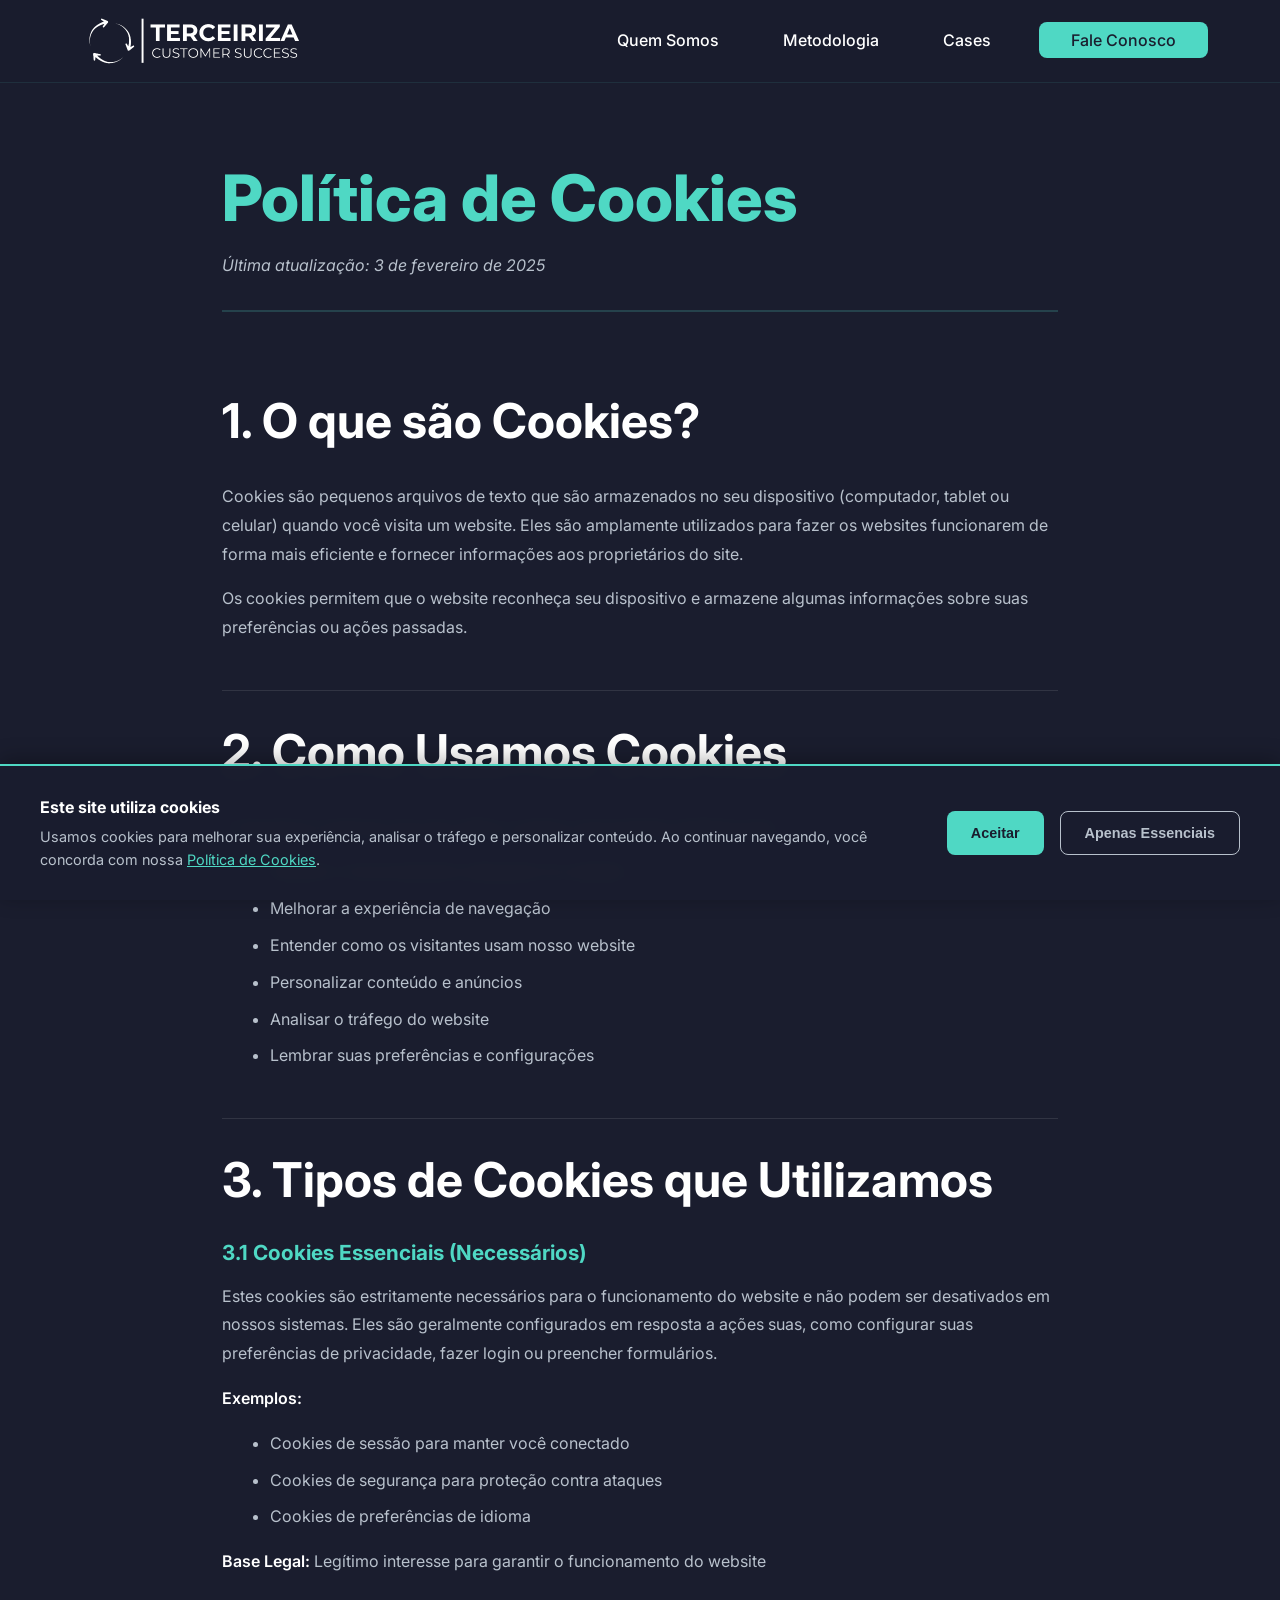
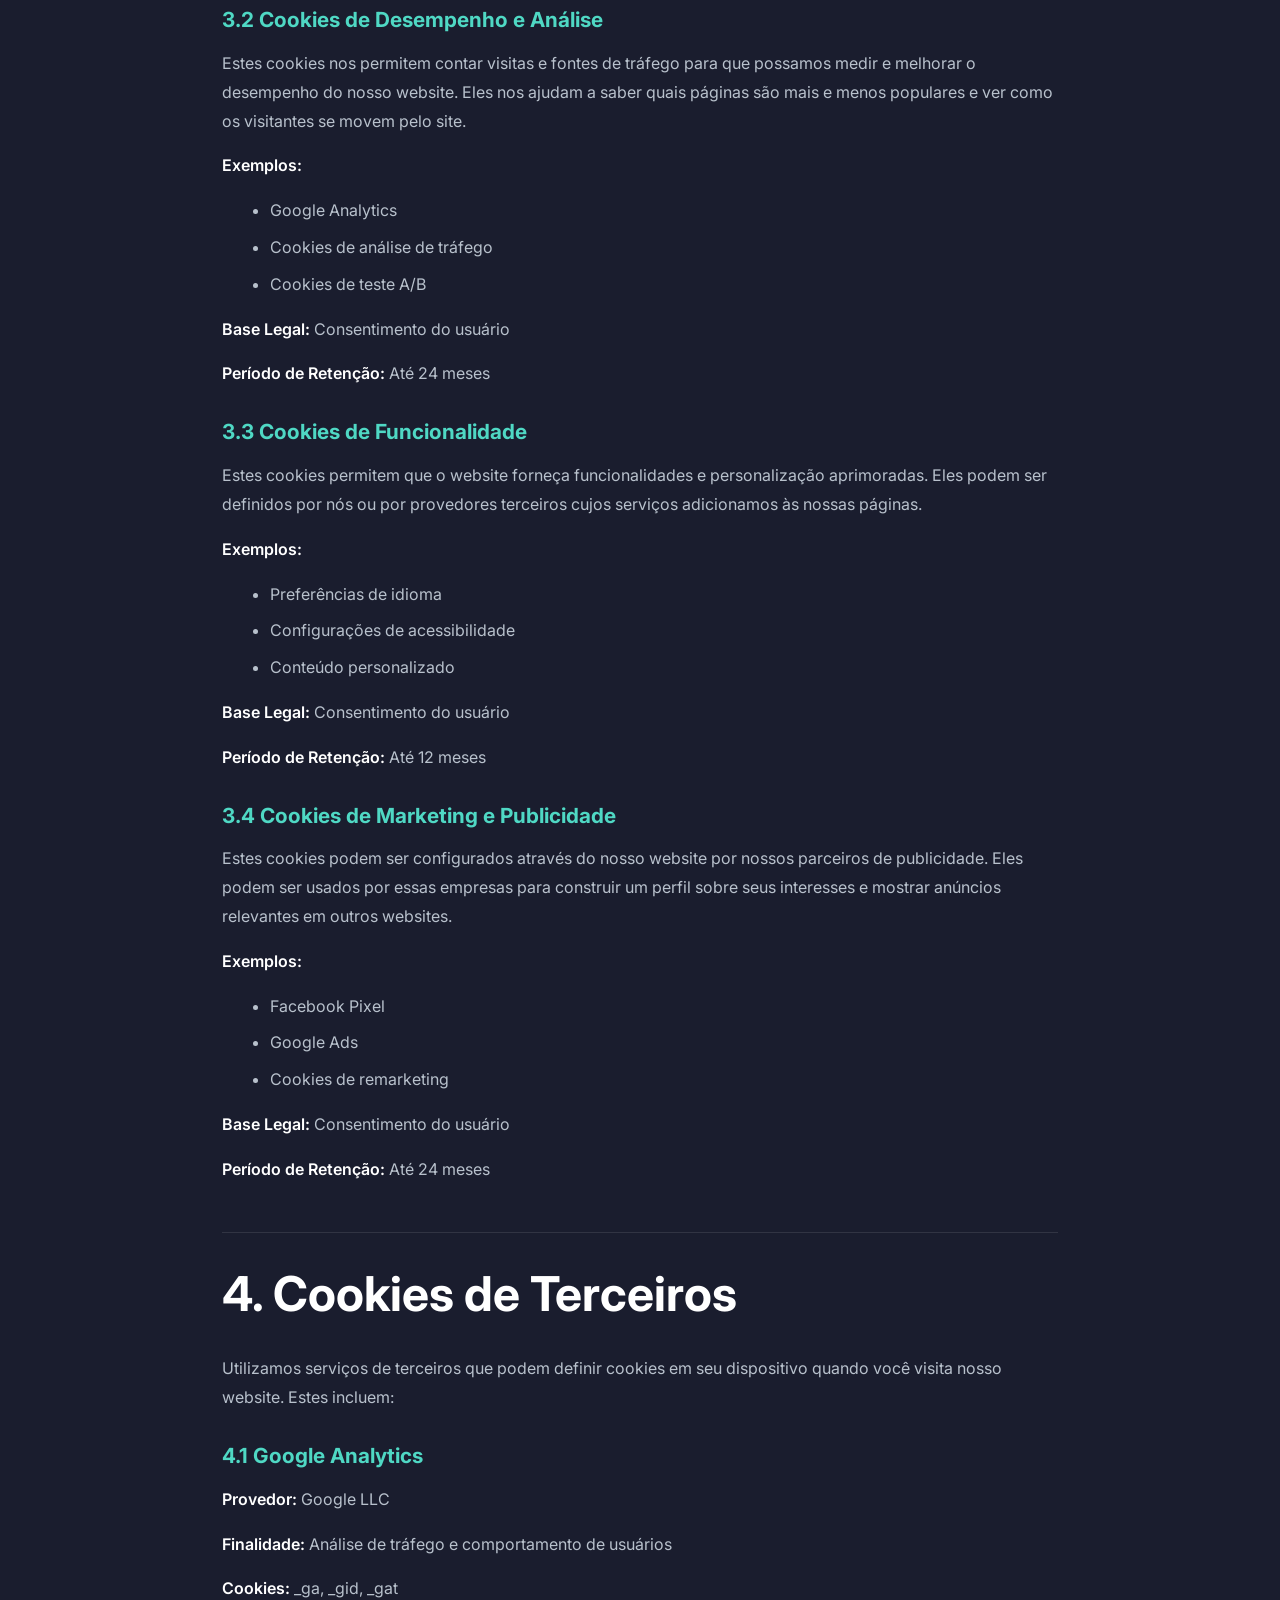
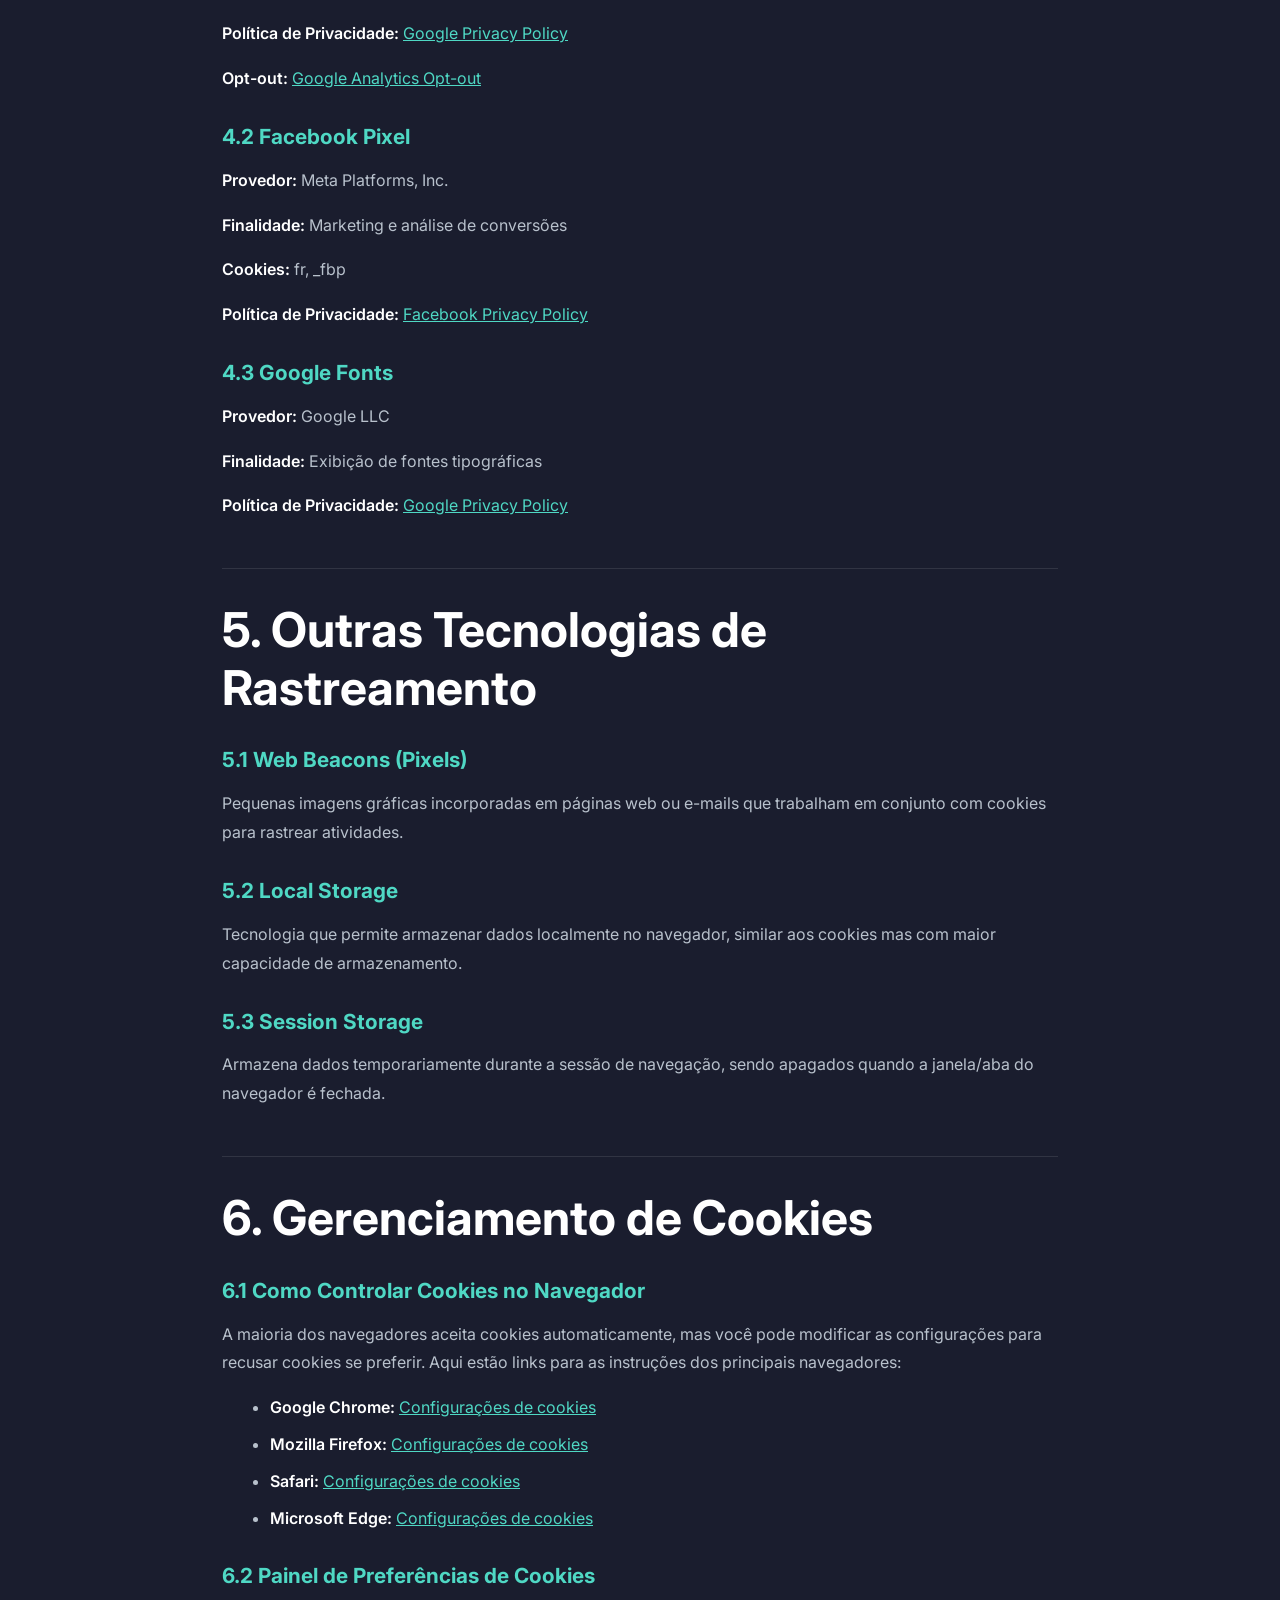
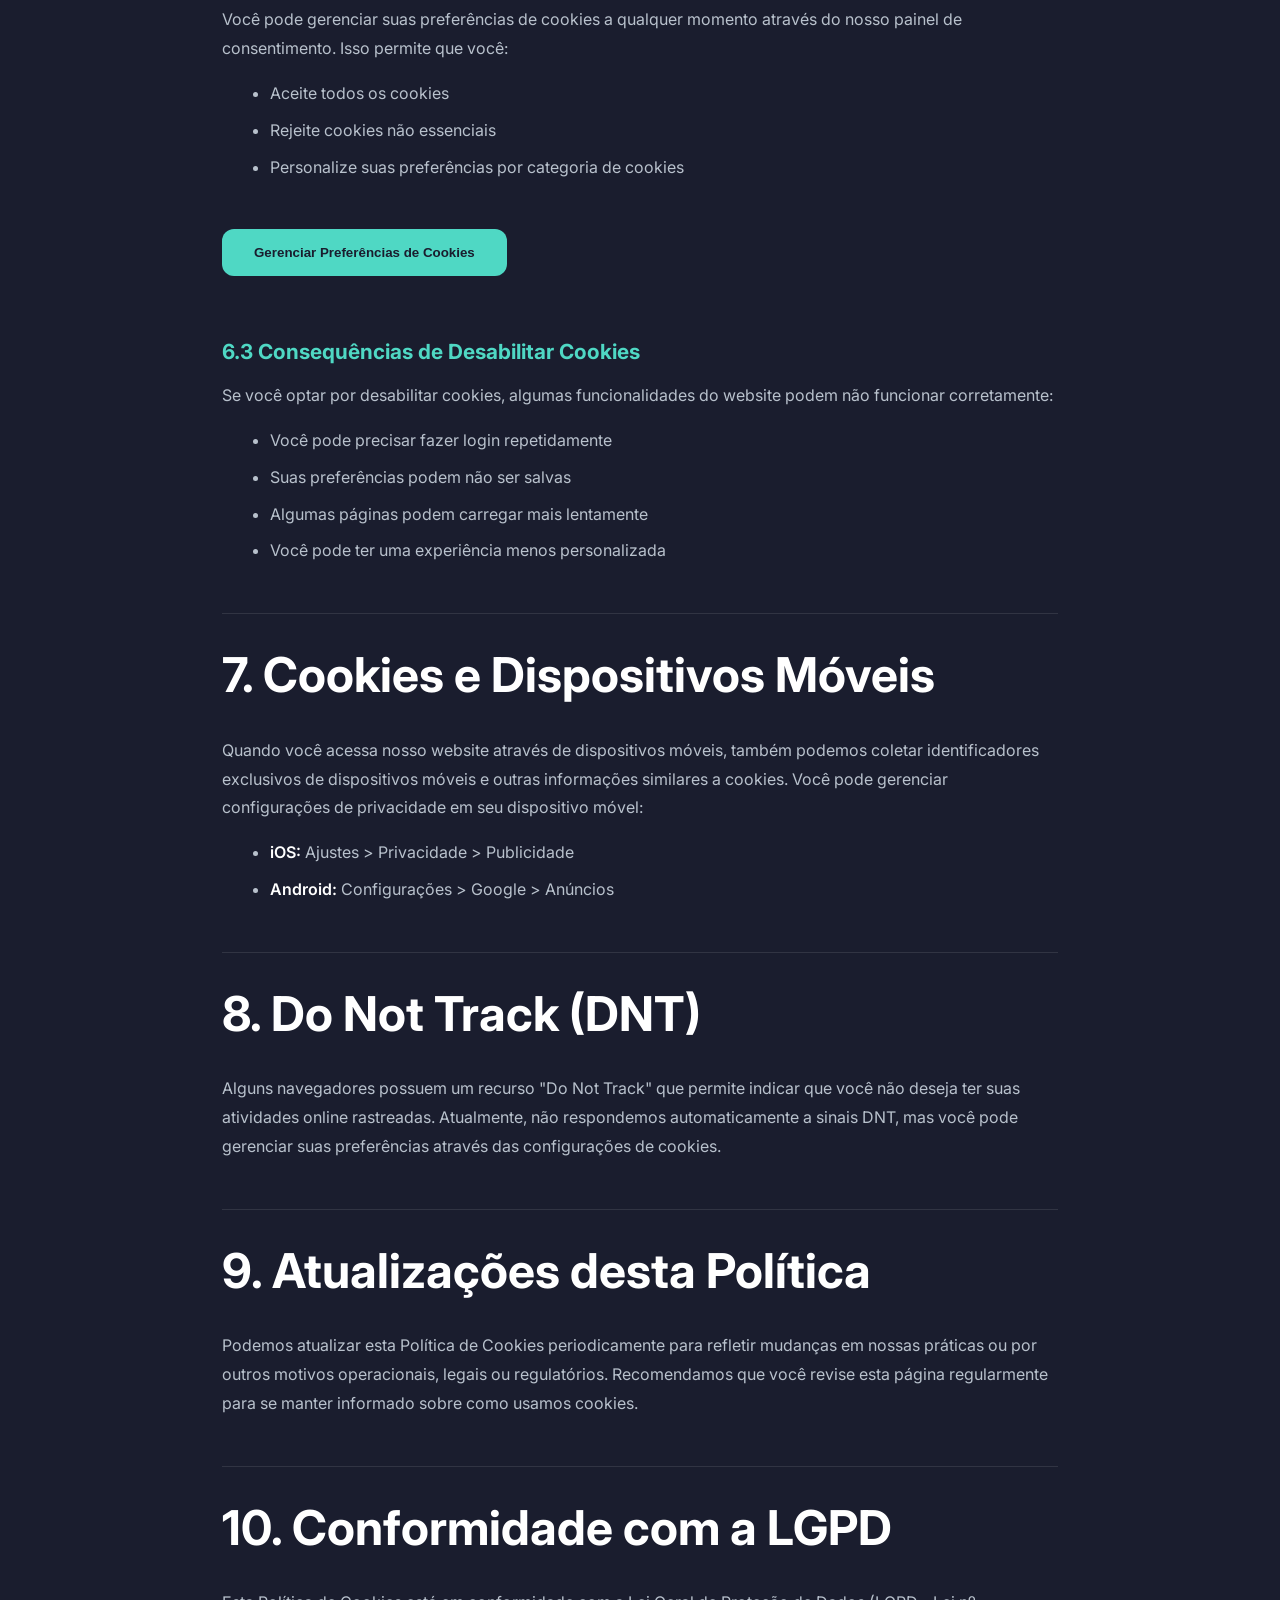
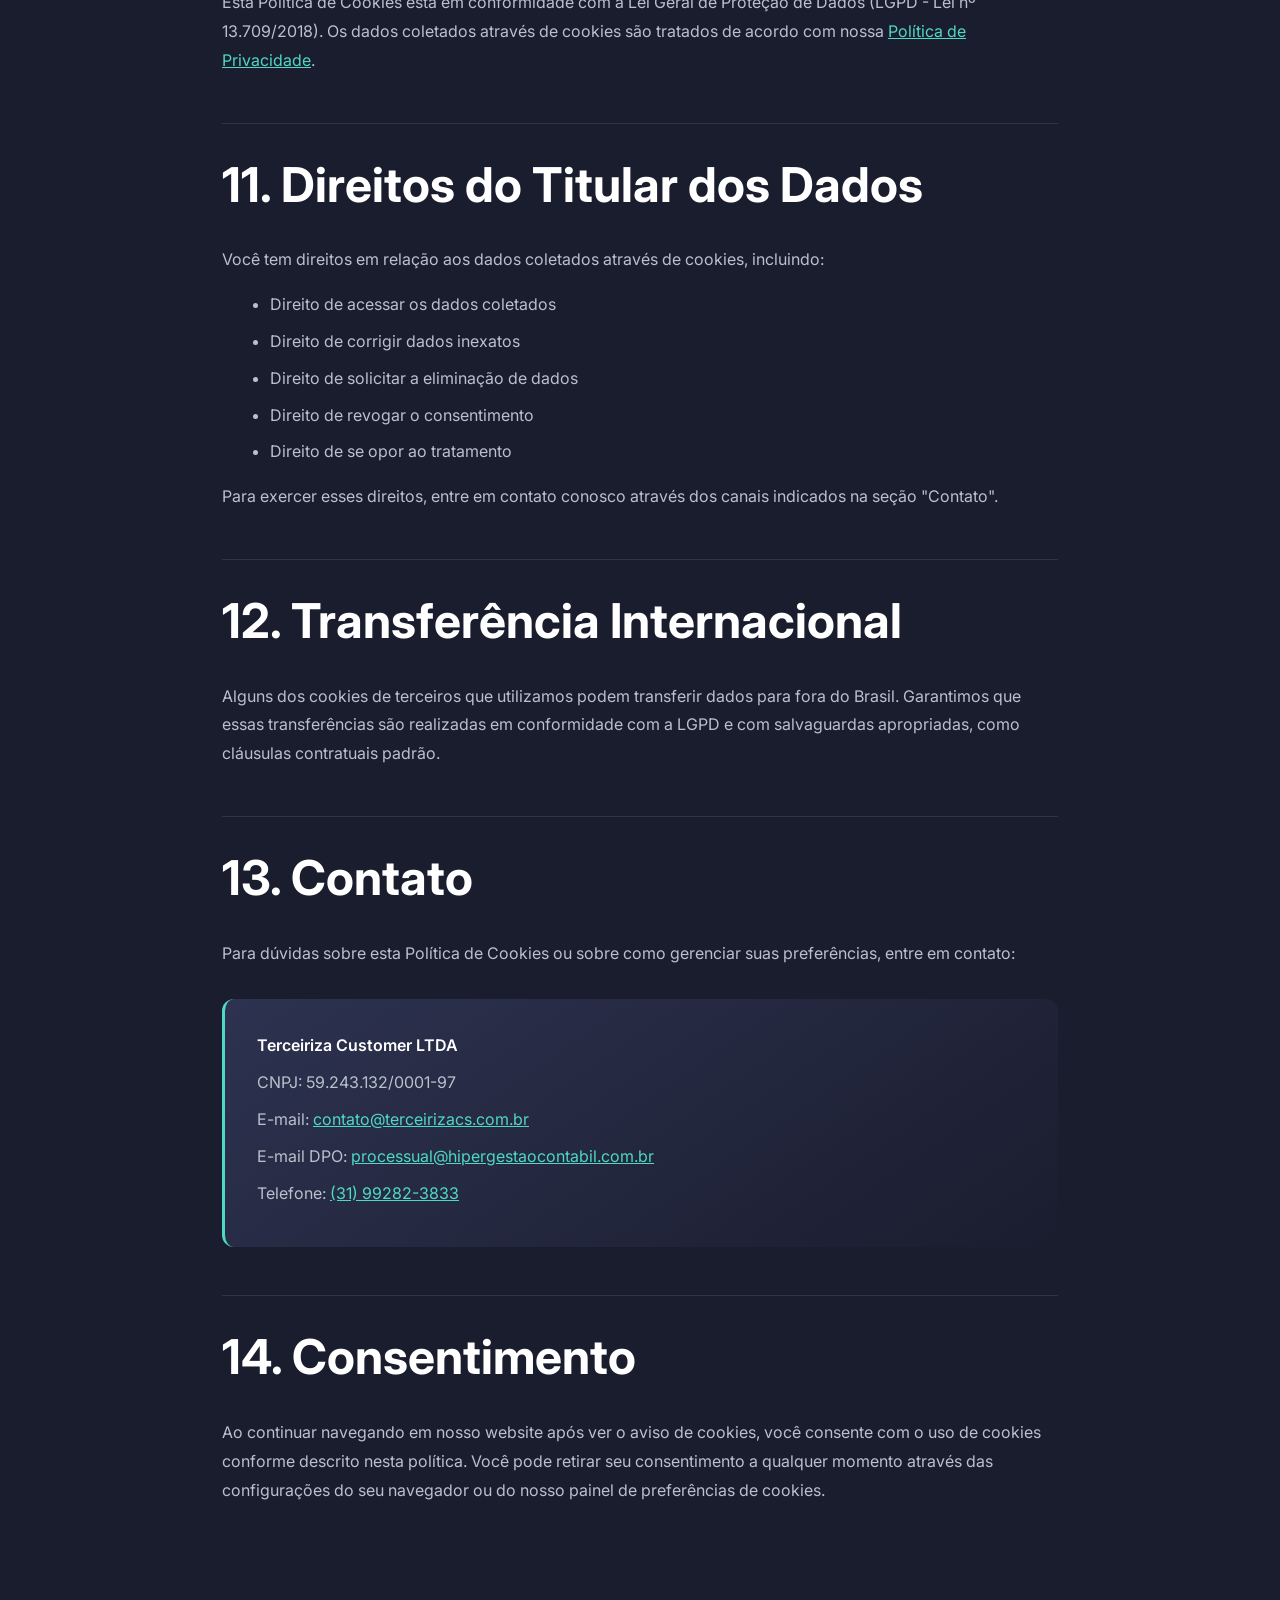
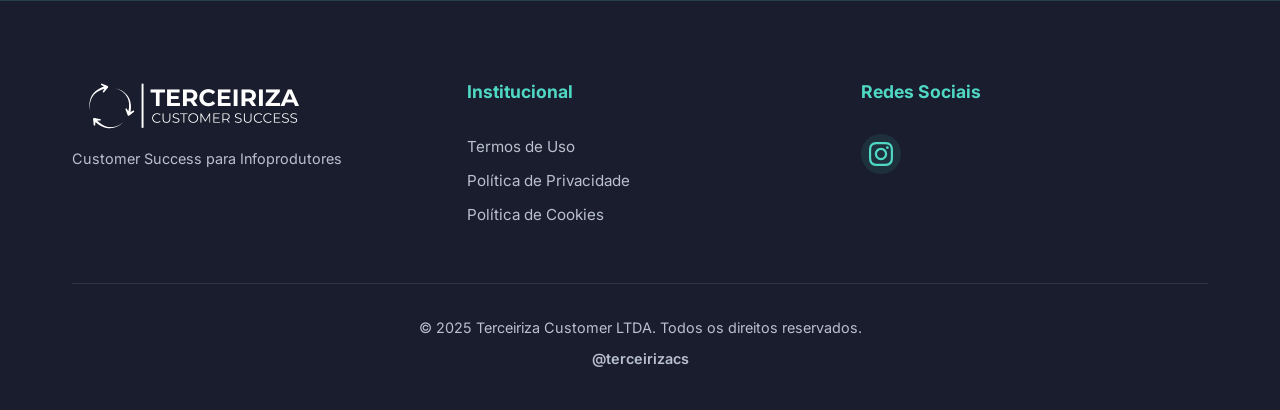
<file: politica-de-cookies.html>
<!DOCTYP    <!-- Canonical URL -->
    <link rel="canonical" href="https://terceirizacs.com.br/politica-de-cookies">
    
    <!-- Favicons (Otimizado para Vercel) -->
    <link rel="icon" type="image/png" sizes="16x16" href="/assets/favicon-16x16.png">
    <link rel="icon" type="image/png" sizes="32x32" href="/assets/favicon-32x32.png">
    <link rel="icon" type="image/png" sizes="192x192" href="/assets/favicon-192x192.png">
    <link rel="apple-touch-icon" sizes="180x180" href="/assets/apple-touch-icon.png">
    <link rel="manifest" href="/manifest.json">
    <meta name="theme-color" content="#4fd8c4">
    
    <link rel="stylesheet" href="css/style.css"><html lang="pt-BR">
<head>
    <meta charset="UTF-8">
    <meta name="viewport" content="width=device-width, initial-scale=1.0">
    <meta name="description" content="Política de Cookies da Terceiriza CS. Entenda como usamos cookies em nosso site de Customer Success terceirizado.">
    <title>Política de Cookies | Terceiriza CS - Customer Success Terceirizado</title>
    
    <!-- Canonical URL -->
    <link rel="canonical" href="https://terceirizacs.com.br/politica-de-cookies.html">
    
    <!-- Favicon -->
    <link rel="icon" type="image/png" href="assets/favicon.png">
    <link rel="apple-touch-icon" href="assets/favicon.png">
    
    <link rel="stylesheet" href="css/style.css">
    <link rel="preconnect" href="https://fonts.googleapis.com">
    <link rel="preconnect" href="https://fonts.gstatic.com" crossorigin>
    <link href="https://fonts.googleapis.com/css2?family=Inter:wght@300;400;600;700;800&display=swap" rel="stylesheet">
</head>
<body>
    <!-- Header/Navigation -->
    <header class="header">
        <nav class="nav-container">
            <div class="logo">
                <a href="index.html">
                    <img src="assets/logo.png" alt="Terceiriza Customer Success Logo" class="logo-img">
                </a>
            </div>
            <ul class="nav-menu">
                <li><a href="index.html#quem-somos">Quem Somos</a></li>
                <li><a href="index.html#metodologia">Metodologia</a></li>
                <li><a href="index.html#cases">Cases</a></li>
                <li><a href="index.html#contato" class="btn-contato">Fale Conosco</a></li>
            </ul>
            <div class="hamburger">
                <span></span>
                <span></span>
                <span></span>
            </div>
        </nav>
    </header>

    <!-- Legal Content -->
    <section class="legal-section">
        <div class="container legal-container">
            <h1 class="legal-title">Política de Cookies</h1>
            <p class="legal-update">Última atualização: 3 de fevereiro de 2025</p>

            <div class="legal-content">
                <h2>1. O que são Cookies?</h2>
                <p>Cookies são pequenos arquivos de texto que são armazenados no seu dispositivo (computador, tablet ou celular) quando você visita um website. Eles são amplamente utilizados para fazer os websites funcionarem de forma mais eficiente e fornecer informações aos proprietários do site.</p>
                <p>Os cookies permitem que o website reconheça seu dispositivo e armazene algumas informações sobre suas preferências ou ações passadas.</p>

                <h2>2. Como Usamos Cookies</h2>
                <p>A Terceiriza Customer Success utiliza cookies e tecnologias similares para:</p>
                <ul>
                    <li>Garantir o funcionamento adequado do website</li>
                    <li>Melhorar a experiência de navegação</li>
                    <li>Entender como os visitantes usam nosso website</li>
                    <li>Personalizar conteúdo e anúncios</li>
                    <li>Analisar o tráfego do website</li>
                    <li>Lembrar suas preferências e configurações</li>
                </ul>

                <h2>3. Tipos de Cookies que Utilizamos</h2>

                <h3>3.1 Cookies Essenciais (Necessários)</h3>
                <p>Estes cookies são estritamente necessários para o funcionamento do website e não podem ser desativados em nossos sistemas. Eles são geralmente configurados em resposta a ações suas, como configurar suas preferências de privacidade, fazer login ou preencher formulários.</p>
                <p><strong>Exemplos:</strong></p>
                <ul>
                    <li>Cookies de sessão para manter você conectado</li>
                    <li>Cookies de segurança para proteção contra ataques</li>
                    <li>Cookies de preferências de idioma</li>
                </ul>
                <p><strong>Base Legal:</strong> Legítimo interesse para garantir o funcionamento do website</p>

                <h3>3.2 Cookies de Desempenho e Análise</h3>
                <p>Estes cookies nos permitem contar visitas e fontes de tráfego para que possamos medir e melhorar o desempenho do nosso website. Eles nos ajudam a saber quais páginas são mais e menos populares e ver como os visitantes se movem pelo site.</p>
                <p><strong>Exemplos:</strong></p>
                <ul>
                    <li>Google Analytics</li>
                    <li>Cookies de análise de tráfego</li>
                    <li>Cookies de teste A/B</li>
                </ul>
                <p><strong>Base Legal:</strong> Consentimento do usuário</p>
                <p><strong>Período de Retenção:</strong> Até 24 meses</p>

                <h3>3.3 Cookies de Funcionalidade</h3>
                <p>Estes cookies permitem que o website forneça funcionalidades e personalização aprimoradas. Eles podem ser definidos por nós ou por provedores terceiros cujos serviços adicionamos às nossas páginas.</p>
                <p><strong>Exemplos:</strong></p>
                <ul>
                    <li>Preferências de idioma</li>
                    <li>Configurações de acessibilidade</li>
                    <li>Conteúdo personalizado</li>
                </ul>
                <p><strong>Base Legal:</strong> Consentimento do usuário</p>
                <p><strong>Período de Retenção:</strong> Até 12 meses</p>

                <h3>3.4 Cookies de Marketing e Publicidade</h3>
                <p>Estes cookies podem ser configurados através do nosso website por nossos parceiros de publicidade. Eles podem ser usados por essas empresas para construir um perfil sobre seus interesses e mostrar anúncios relevantes em outros websites.</p>
                <p><strong>Exemplos:</strong></p>
                <ul>
                    <li>Facebook Pixel</li>
                    <li>Google Ads</li>
                    <li>Cookies de remarketing</li>
                </ul>
                <p><strong>Base Legal:</strong> Consentimento do usuário</p>
                <p><strong>Período de Retenção:</strong> Até 24 meses</p>

                <h2>4. Cookies de Terceiros</h2>
                <p>Utilizamos serviços de terceiros que podem definir cookies em seu dispositivo quando você visita nosso website. Estes incluem:</p>

                <h3>4.1 Google Analytics</h3>
                <p><strong>Provedor:</strong> Google LLC</p>
                <p><strong>Finalidade:</strong> Análise de tráfego e comportamento de usuários</p>
                <p><strong>Cookies:</strong> _ga, _gid, _gat</p>
                <p><strong>Política de Privacidade:</strong> <a href="https://policies.google.com/privacy" target="_blank" rel="noopener noreferrer">Google Privacy Policy</a></p>
                <p><strong>Opt-out:</strong> <a href="https://tools.google.com/dlpage/gaoptout" target="_blank" rel="noopener noreferrer">Google Analytics Opt-out</a></p>

                <h3>4.2 Facebook Pixel</h3>
                <p><strong>Provedor:</strong> Meta Platforms, Inc.</p>
                <p><strong>Finalidade:</strong> Marketing e análise de conversões</p>
                <p><strong>Cookies:</strong> fr, _fbp</p>
                <p><strong>Política de Privacidade:</strong> <a href="https://www.facebook.com/privacy/explanation" target="_blank" rel="noopener noreferrer">Facebook Privacy Policy</a></p>

                <h3>4.3 Google Fonts</h3>
                <p><strong>Provedor:</strong> Google LLC</p>
                <p><strong>Finalidade:</strong> Exibição de fontes tipográficas</p>
                <p><strong>Política de Privacidade:</strong> <a href="https://policies.google.com/privacy" target="_blank" rel="noopener noreferrer">Google Privacy Policy</a></p>

                <h2>5. Outras Tecnologias de Rastreamento</h2>

                <h3>5.1 Web Beacons (Pixels)</h3>
                <p>Pequenas imagens gráficas incorporadas em páginas web ou e-mails que trabalham em conjunto com cookies para rastrear atividades.</p>

                <h3>5.2 Local Storage</h3>
                <p>Tecnologia que permite armazenar dados localmente no navegador, similar aos cookies mas com maior capacidade de armazenamento.</p>

                <h3>5.3 Session Storage</h3>
                <p>Armazena dados temporariamente durante a sessão de navegação, sendo apagados quando a janela/aba do navegador é fechada.</p>

                <h2>6. Gerenciamento de Cookies</h2>

                <h3>6.1 Como Controlar Cookies no Navegador</h3>
                <p>A maioria dos navegadores aceita cookies automaticamente, mas você pode modificar as configurações para recusar cookies se preferir. Aqui estão links para as instruções dos principais navegadores:</p>
                <ul>
                    <li><strong>Google Chrome:</strong> <a href="https://support.google.com/chrome/answer/95647" target="_blank" rel="noopener noreferrer">Configurações de cookies</a></li>
                    <li><strong>Mozilla Firefox:</strong> <a href="https://support.mozilla.org/pt-BR/kb/gerencie-configuracoes-de-armazenamento-local-de-s" target="_blank" rel="noopener noreferrer">Configurações de cookies</a></li>
                    <li><strong>Safari:</strong> <a href="https://support.apple.com/pt-br/guide/safari/sfri11471/mac" target="_blank" rel="noopener noreferrer">Configurações de cookies</a></li>
                    <li><strong>Microsoft Edge:</strong> <a href="https://support.microsoft.com/pt-br/microsoft-edge/excluir-cookies-no-microsoft-edge-63947406-40ac-c3b8-57b9-2a946a29ae09" target="_blank" rel="noopener noreferrer">Configurações de cookies</a></li>
                </ul>

                <h3>6.2 Painel de Preferências de Cookies</h3>
                <p>Você pode gerenciar suas preferências de cookies a qualquer momento através do nosso painel de consentimento. Isso permite que você:</p>
                <ul>
                    <li>Aceite todos os cookies</li>
                    <li>Rejeite cookies não essenciais</li>
                    <li>Personalize suas preferências por categoria de cookies</li>
                </ul>
                <p><button class="btn-cookie-settings" onclick="openCookieSettings()">Gerenciar Preferências de Cookies</button></p>

                <h3>6.3 Consequências de Desabilitar Cookies</h3>
                <p>Se você optar por desabilitar cookies, algumas funcionalidades do website podem não funcionar corretamente:</p>
                <ul>
                    <li>Você pode precisar fazer login repetidamente</li>
                    <li>Suas preferências podem não ser salvas</li>
                    <li>Algumas páginas podem carregar mais lentamente</li>
                    <li>Você pode ter uma experiência menos personalizada</li>
                </ul>

                <h2>7. Cookies e Dispositivos Móveis</h2>
                <p>Quando você acessa nosso website através de dispositivos móveis, também podemos coletar identificadores exclusivos de dispositivos móveis e outras informações similares a cookies. Você pode gerenciar configurações de privacidade em seu dispositivo móvel:</p>
                <ul>
                    <li><strong>iOS:</strong> Ajustes > Privacidade > Publicidade</li>
                    <li><strong>Android:</strong> Configurações > Google > Anúncios</li>
                </ul>

                <h2>8. Do Not Track (DNT)</h2>
                <p>Alguns navegadores possuem um recurso "Do Not Track" que permite indicar que você não deseja ter suas atividades online rastreadas. Atualmente, não respondemos automaticamente a sinais DNT, mas você pode gerenciar suas preferências através das configurações de cookies.</p>

                <h2>9. Atualizações desta Política</h2>
                <p>Podemos atualizar esta Política de Cookies periodicamente para refletir mudanças em nossas práticas ou por outros motivos operacionais, legais ou regulatórios. Recomendamos que você revise esta página regularmente para se manter informado sobre como usamos cookies.</p>

                <h2>10. Conformidade com a LGPD</h2>
                <p>Esta Política de Cookies está em conformidade com a Lei Geral de Proteção de Dados (LGPD - Lei nº 13.709/2018). Os dados coletados através de cookies são tratados de acordo com nossa <a href="politica-de-privacidade.html">Política de Privacidade</a>.</p>

                <h2>11. Direitos do Titular dos Dados</h2>
                <p>Você tem direitos em relação aos dados coletados através de cookies, incluindo:</p>
                <ul>
                    <li>Direito de acessar os dados coletados</li>
                    <li>Direito de corrigir dados inexatos</li>
                    <li>Direito de solicitar a eliminação de dados</li>
                    <li>Direito de revogar o consentimento</li>
                    <li>Direito de se opor ao tratamento</li>
                </ul>
                <p>Para exercer esses direitos, entre em contato conosco através dos canais indicados na seção "Contato".</p>

                <h2>12. Transferência Internacional</h2>
                <p>Alguns dos cookies de terceiros que utilizamos podem transferir dados para fora do Brasil. Garantimos que essas transferências são realizadas em conformidade com a LGPD e com salvaguardas apropriadas, como cláusulas contratuais padrão.</p>

                <h2>13. Contato</h2>
                <p>Para dúvidas sobre esta Política de Cookies ou sobre como gerenciar suas preferências, entre em contato:</p>
                <div class="contact-info-legal">
                    <p><strong>Terceiriza Customer LTDA</strong></p>
                    <p>CNPJ: 59.243.132/0001-97</p>
                    <p>E-mail: <a href="mailto:contato@terceirizacs.com.br">contato@terceirizacs.com.br</a></p>
                    <p>E-mail DPO: <a href="mailto:processual@hipergestaocontabil.com.br">processual@hipergestaocontabil.com.br</a></p>
                    <p>Telefone: <a href="tel:+5531992823833">(31) 99282-3833</a></p>
                </div>

                <h2>14. Consentimento</h2>
                <p>Ao continuar navegando em nosso website após ver o aviso de cookies, você consente com o uso de cookies conforme descrito nesta política. Você pode retirar seu consentimento a qualquer momento através das configurações do seu navegador ou do nosso painel de preferências de cookies.</p>
            </div>
        </div>
    </section>

    <!-- Footer -->
    <footer class="footer">
        <div class="container">
            <div class="footer-content">
                <div class="footer-logo">
                    <img src="assets/logo.png" alt="Terceiriza Customer Success" class="footer-logo-img">
                    <p class="footer-tagline">Customer Success para Infoprodutores</p>
                </div>
                <div class="footer-links">
                    <h4>Institucional</h4>
                    <ul>
                        <li><a href="termos-de-uso.html">Termos de Uso</a></li>
                        <li><a href="politica-de-privacidade.html">Política de Privacidade</a></li>
                        <li><a href="politica-de-cookies.html">Política de Cookies</a></li>
                    </ul>
                </div>
                <div class="footer-social">
                    <h4>Redes Sociais</h4>
                    <div class="social-links">
                        <a href="https://instagram.com/terceirizacs" target="_blank" rel="noopener noreferrer" aria-label="Instagram">
                            <svg width="24" height="24" viewBox="0 0 24 24" fill="currentColor">
                                <path d="M12 2.163c3.204 0 3.584.012 4.85.07 3.252.148 4.771 1.691 4.919 4.919.058 1.265.069 1.645.069 4.849 0 3.205-.012 3.584-.069 4.849-.149 3.225-1.664 4.771-4.919 4.919-1.266.058-1.644.07-4.85.07-3.204 0-3.584-.012-4.849-.07-3.26-.149-4.771-1.699-4.919-4.92-.058-1.265-.07-1.644-.07-4.849 0-3.204.013-3.583.07-4.849.149-3.227 1.664-4.771 4.919-4.919 1.266-.057 1.645-.069 4.849-.069zm0-2.163c-3.259 0-3.667.014-4.947.072-4.358.2-6.78 2.618-6.98 6.98-.059 1.281-.073 1.689-.073 4.948 0 3.259.014 3.668.072 4.948.2 4.358 2.618 6.78 6.98 6.98 1.281.058 1.689.072 4.948.072 3.259 0 3.668-.014 4.948-.072 4.354-.2 6.782-2.618 6.979-6.98.059-1.28.073-1.689.073-4.948 0-3.259-.014-3.667-.072-4.947-.196-4.354-2.617-6.78-6.979-6.98-1.281-.059-1.69-.073-4.949-.073zm0 5.838c-3.403 0-6.162 2.759-6.162 6.162s2.759 6.163 6.162 6.163 6.162-2.759 6.162-6.163c0-3.403-2.759-6.162-6.162-6.162zm0 10.162c-2.209 0-4-1.79-4-4 0-2.209 1.791-4 4-4s4 1.791 4 4c0 2.21-1.791 4-4 4zm6.406-11.845c-.796 0-1.441.645-1.441 1.44s.645 1.44 1.441 1.44c.795 0 1.439-.645 1.439-1.44s-.644-1.44-1.439-1.44z"/>
                            </svg>
                        </a>
                    </div>
                </div>
            </div>
            <div class="footer-bottom">
                <p>&copy; 2025 Terceiriza Customer LTDA. Todos os direitos reservados.</p>
                <p class="footer-social-handle">@terceirizacs</p>
            </div>
        </div>
    </footer>

    <script src="js/script.js"></script>
</body>
</html>
</file>
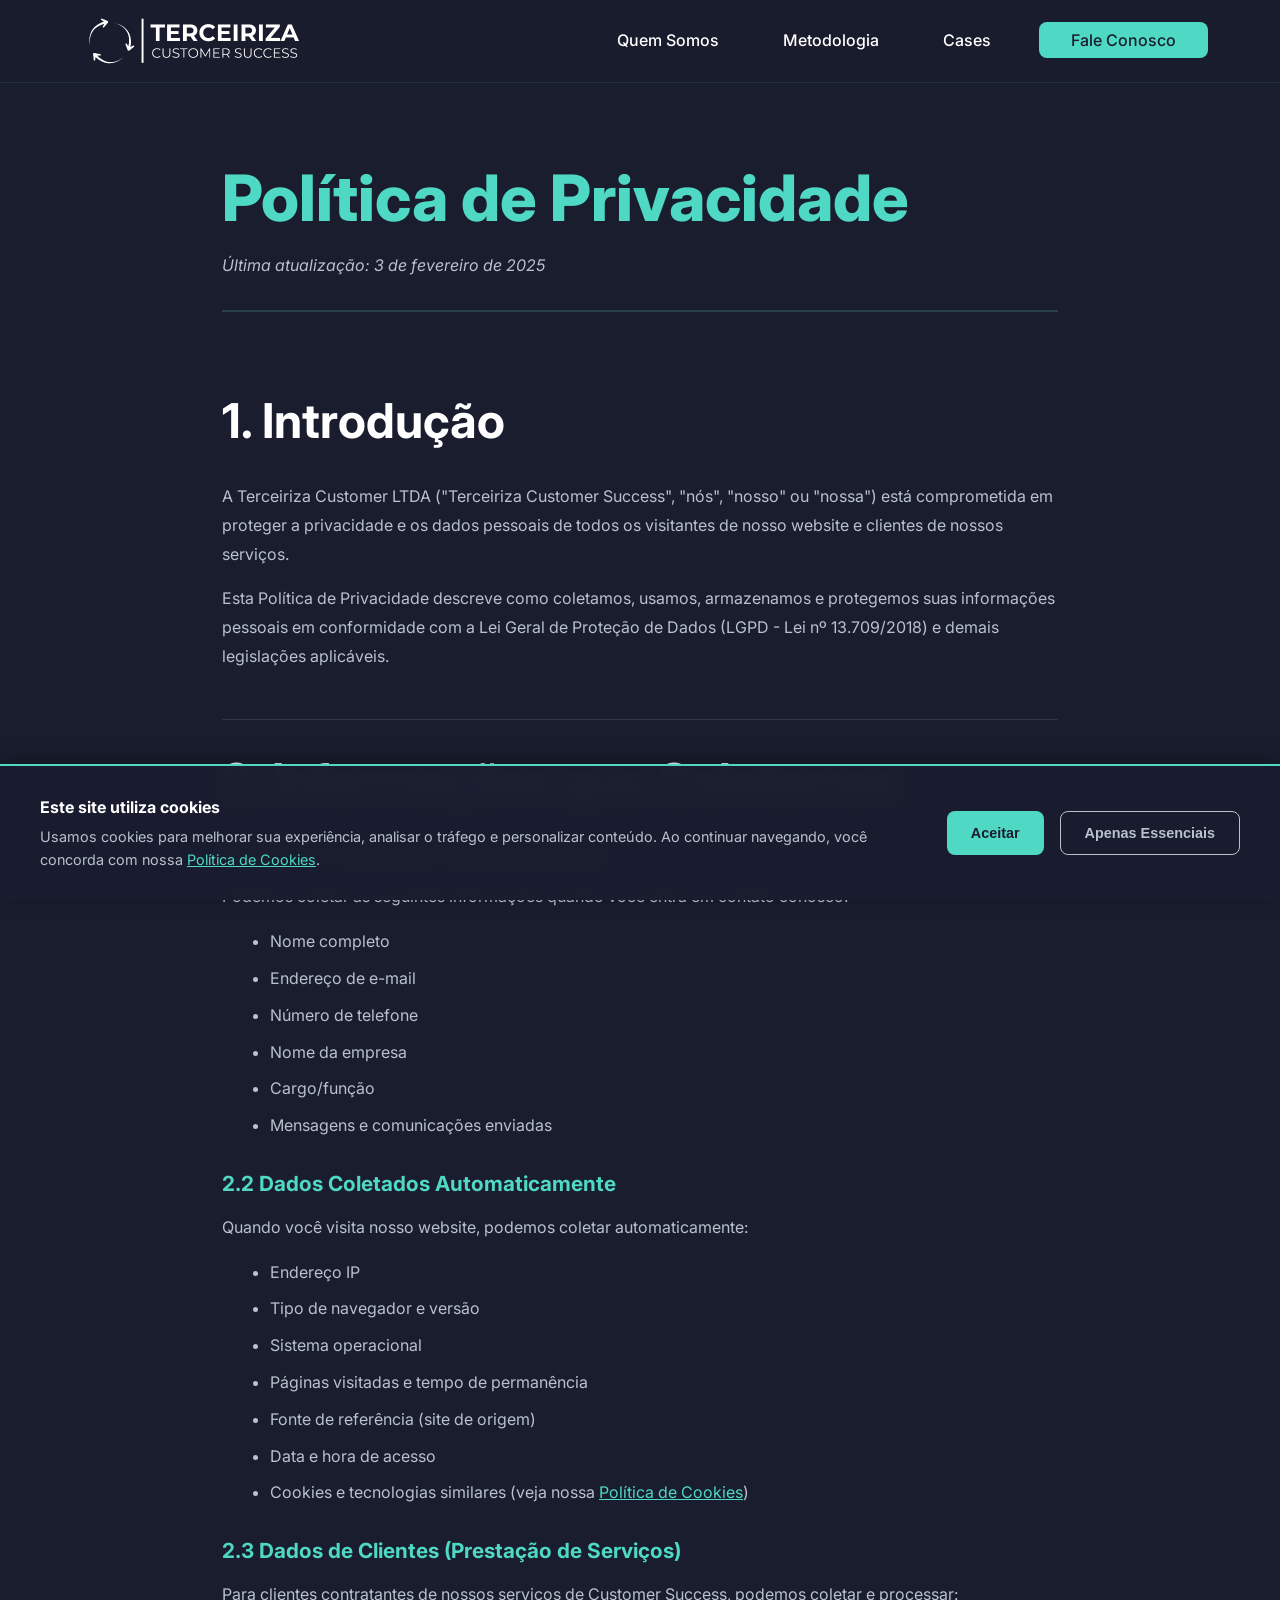
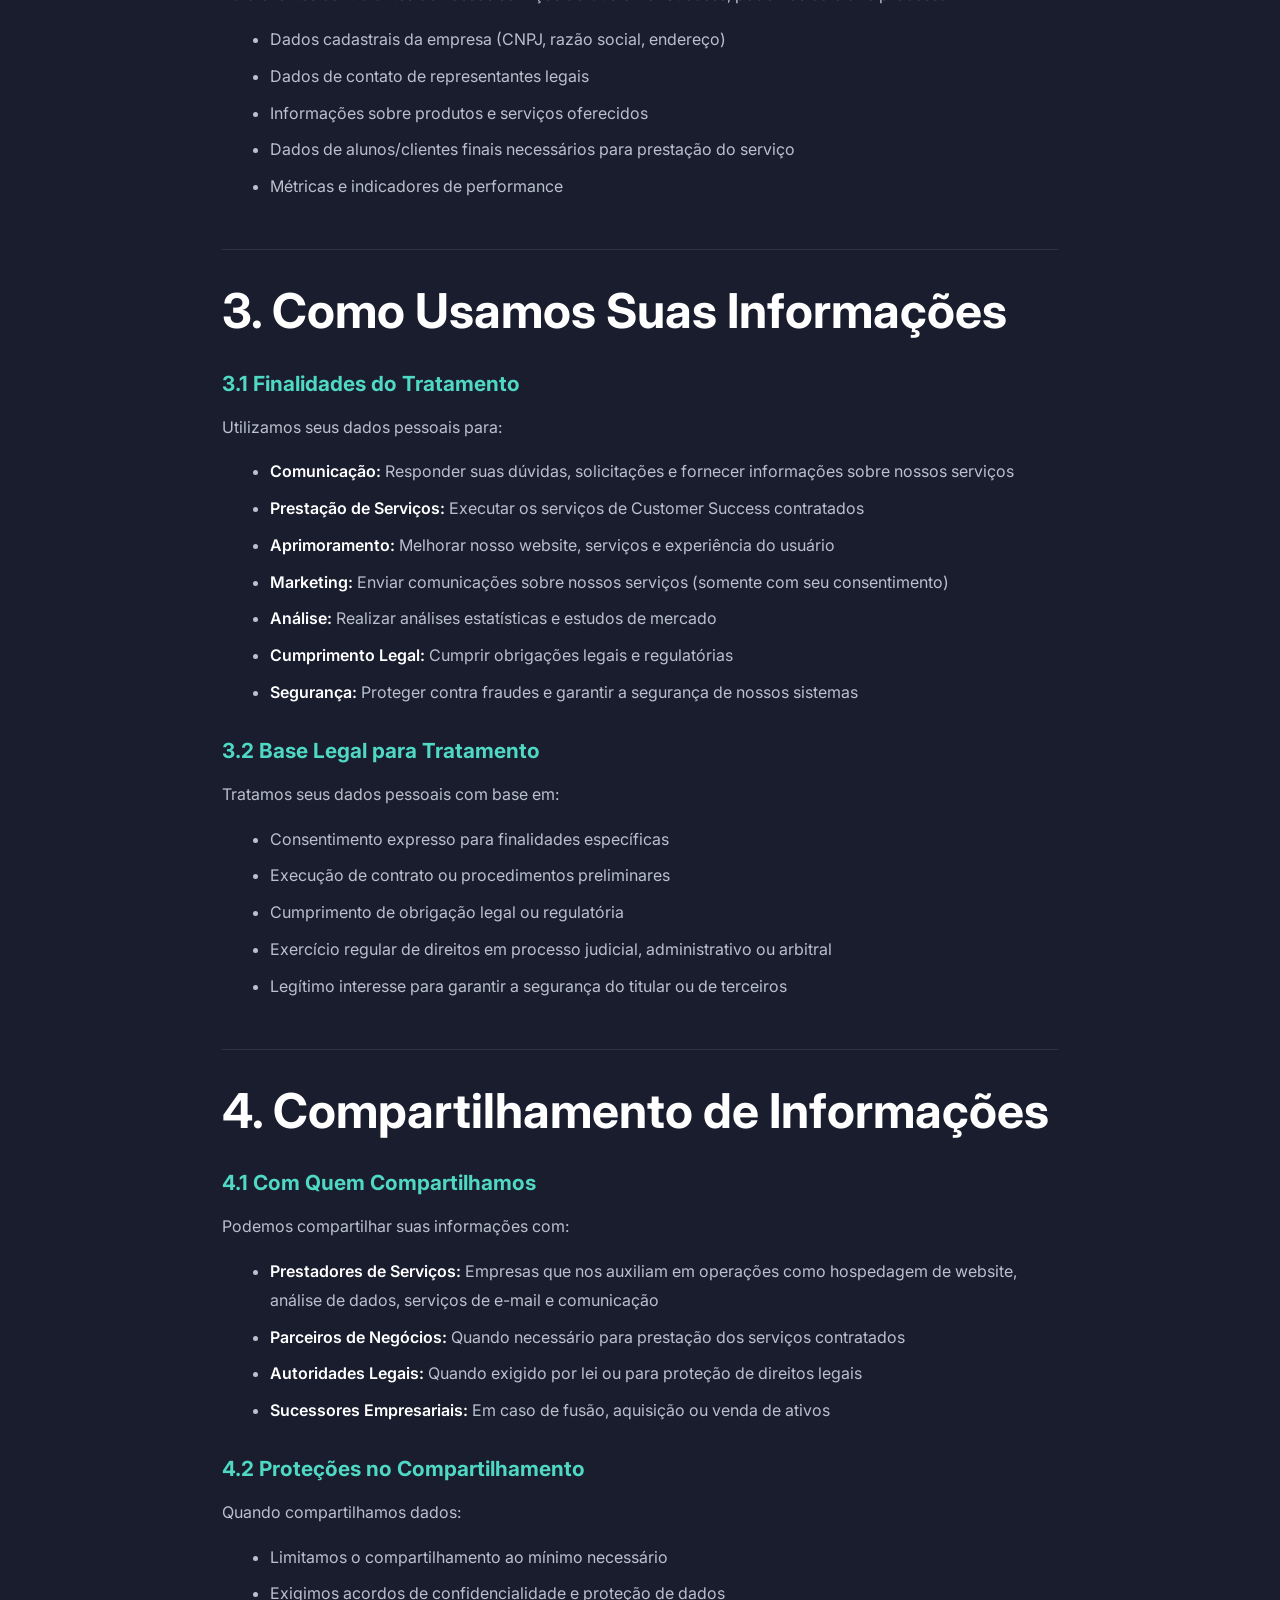
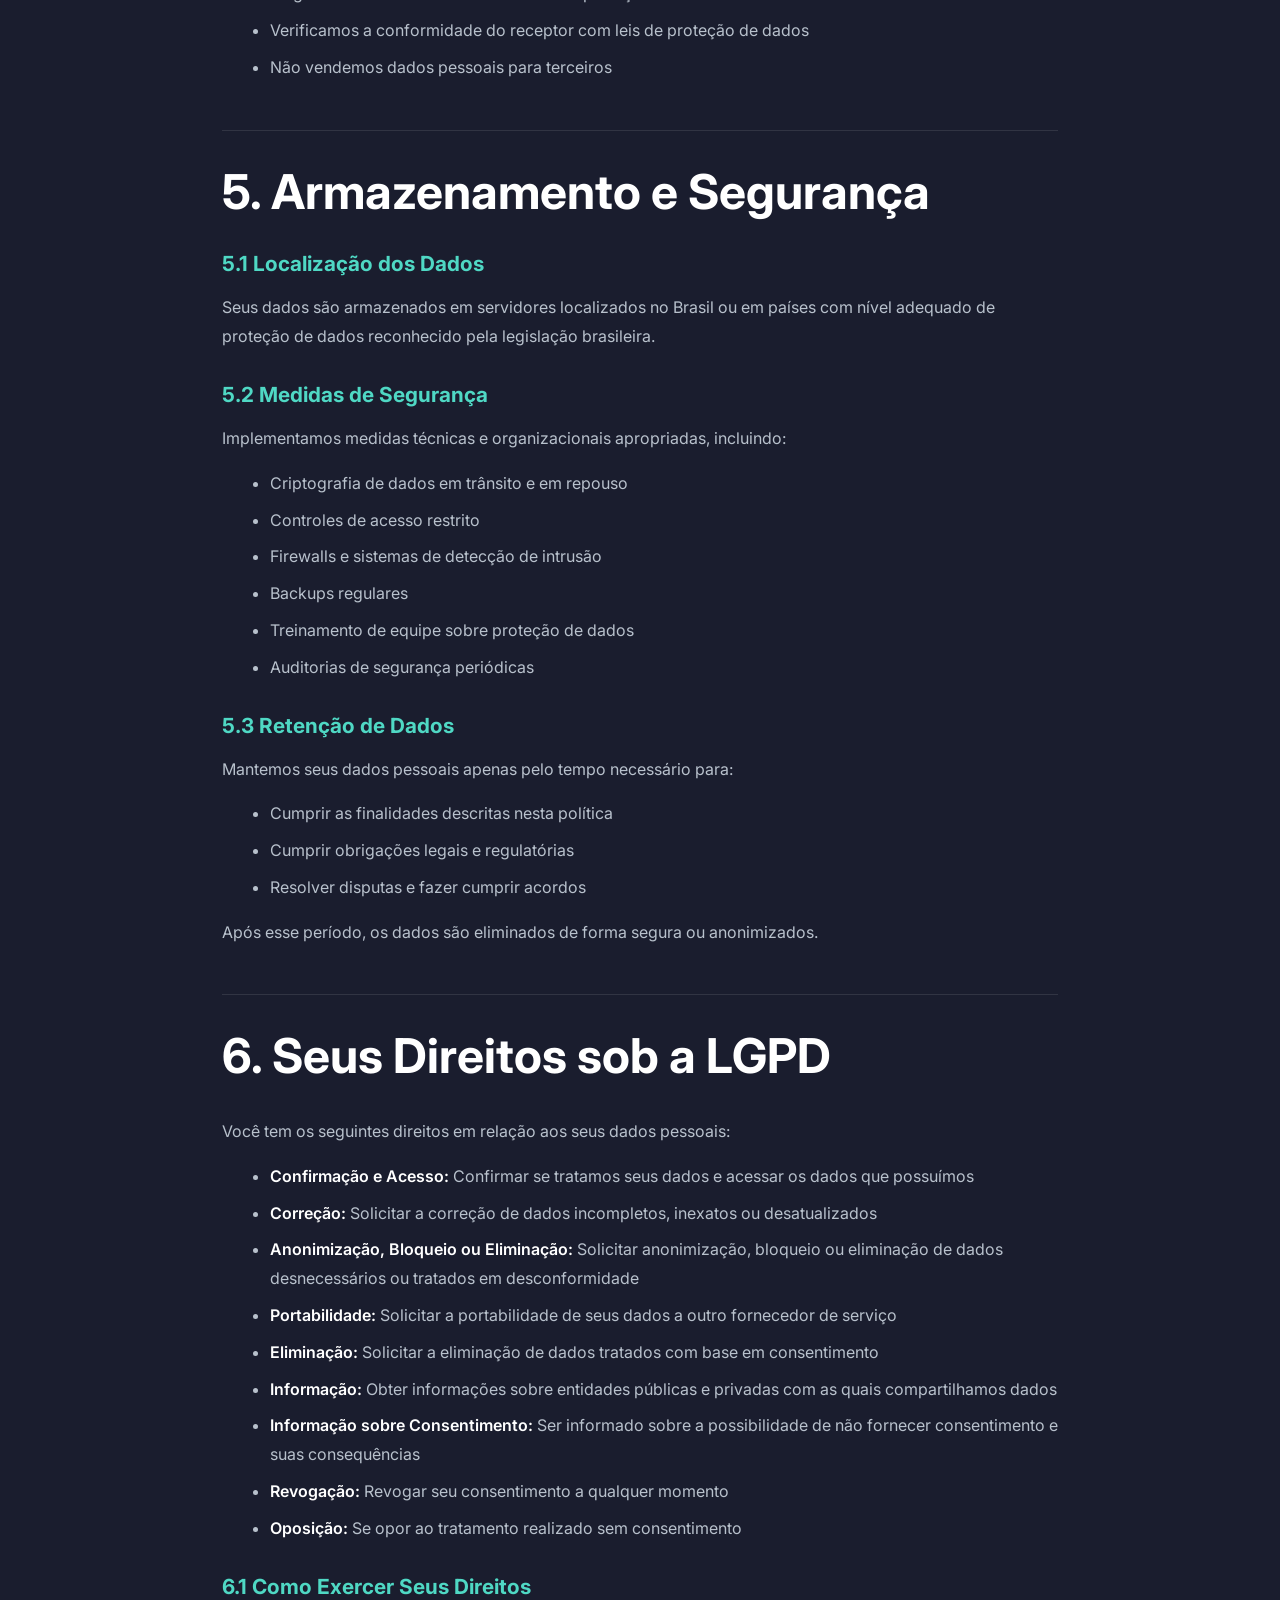
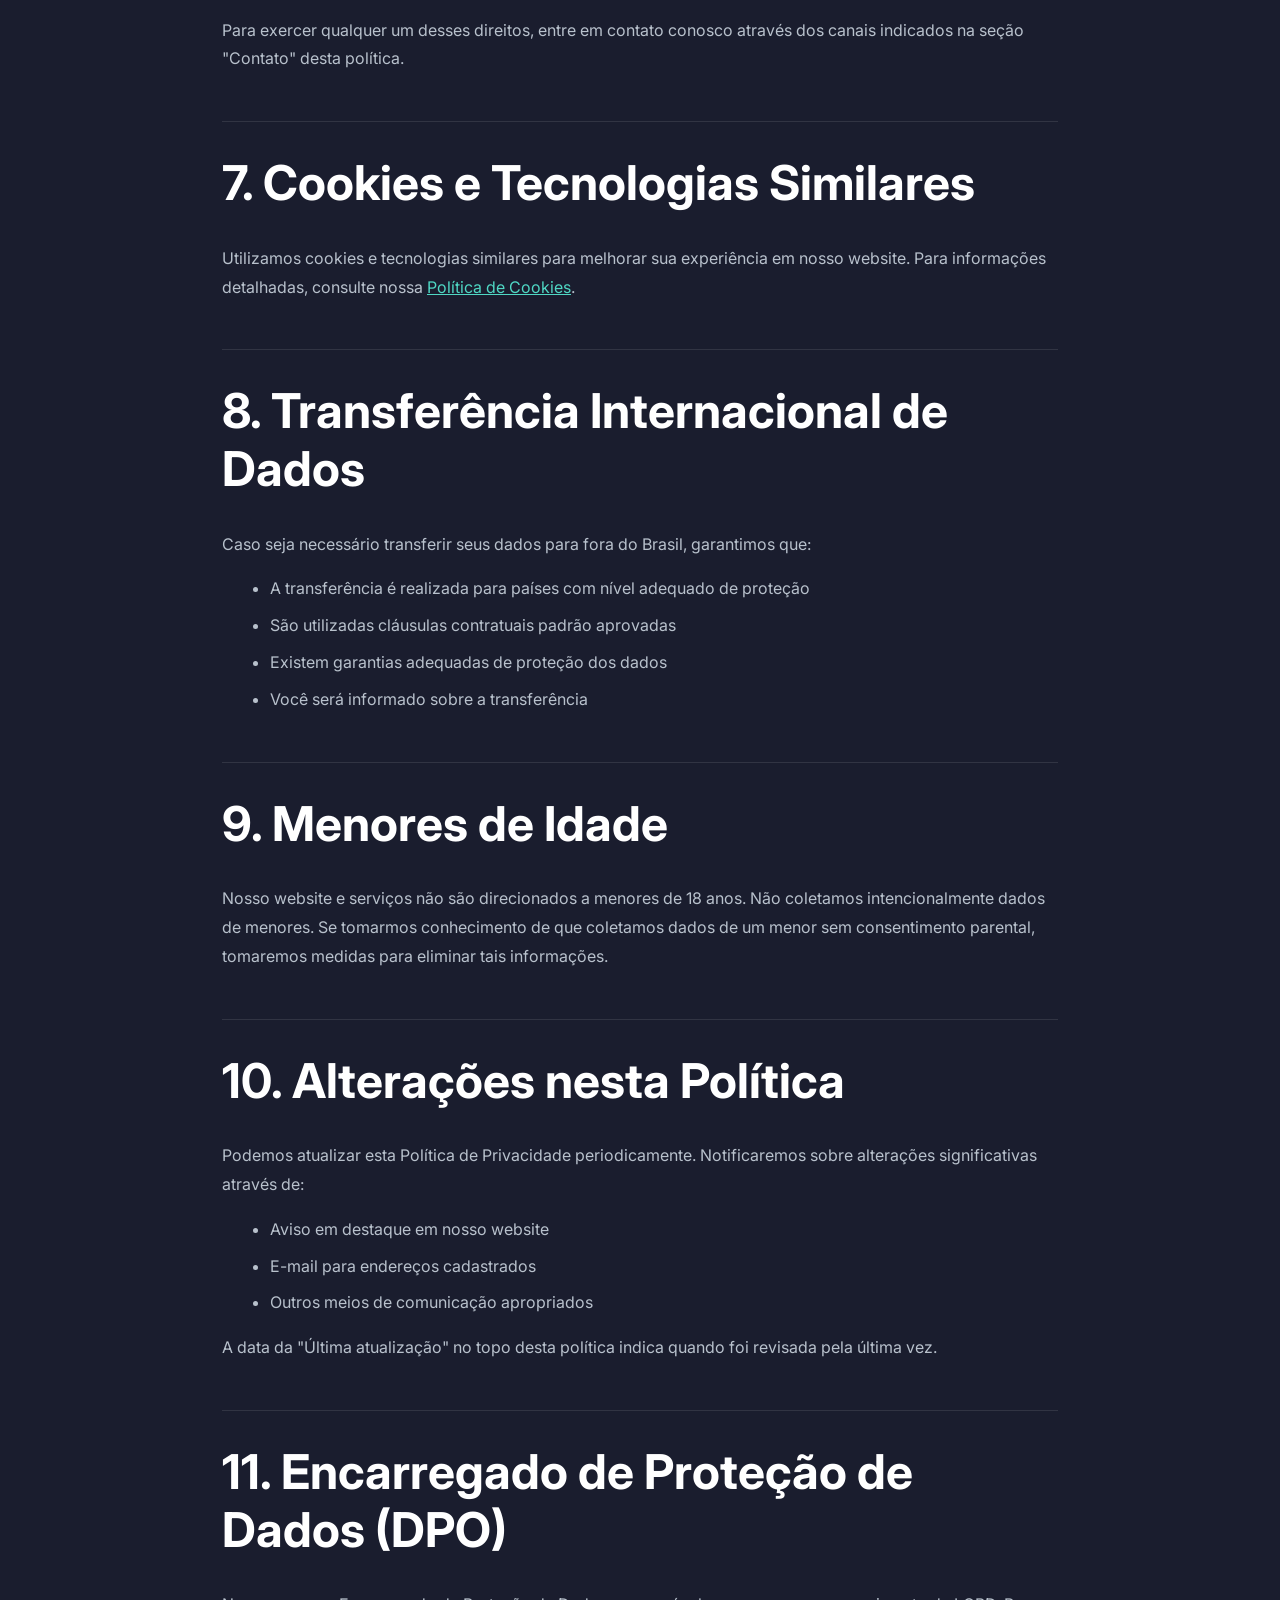
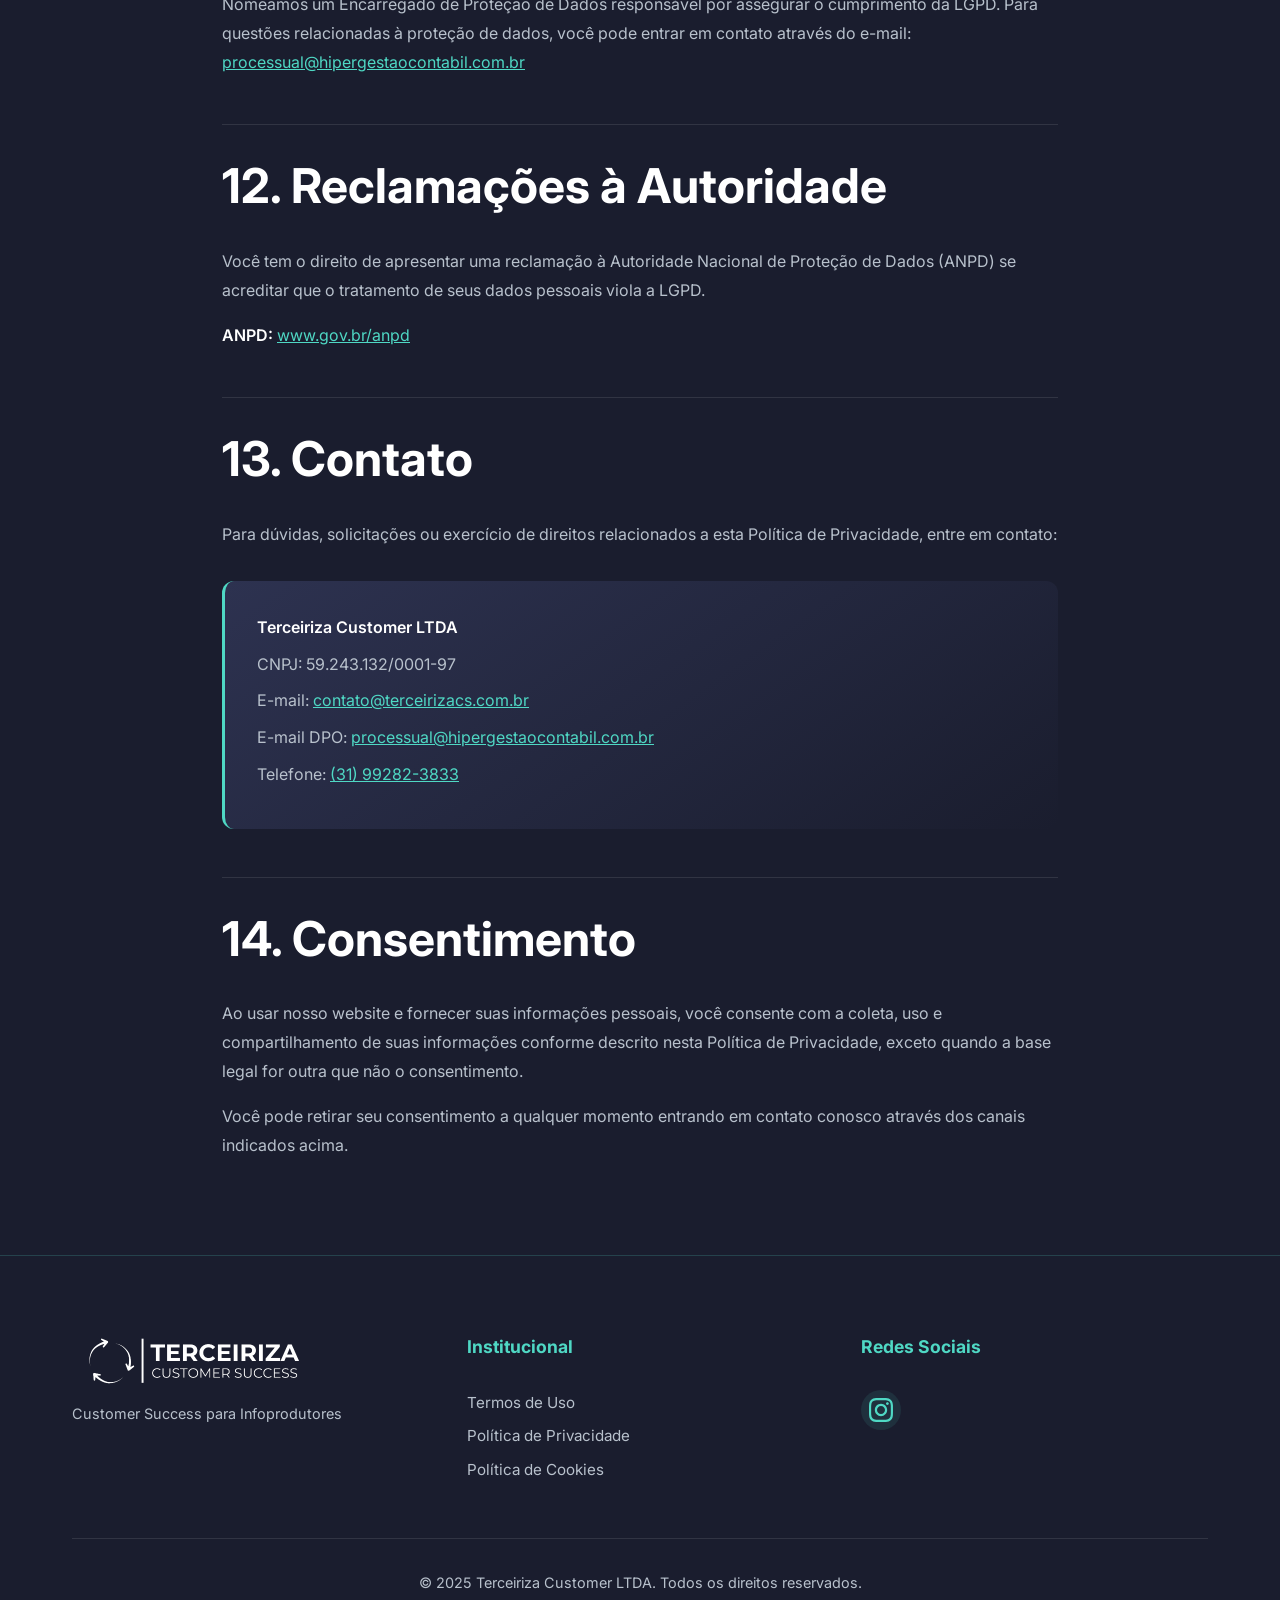
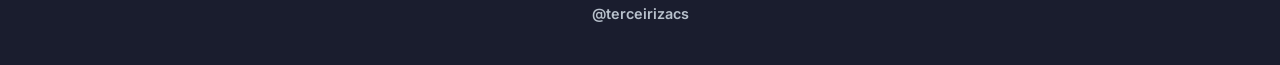
<file: politica-de-privacidade.html>
<!DOCTYP    <!-- Canonical URL -->
    <link rel="canonical" href="https://terceirizacs.com.br/politica-de-privacidade">
    
    <!-- Favicons (Otimizado para Vercel) -->
    <link rel="icon" type="image/png" sizes="16x16" href="/assets/favicon-16x16.png">
    <link rel="icon" type="image/png" sizes="32x32" href="/assets/favicon-32x32.png">
    <link rel="icon" type="image/png" sizes="192x192" href="/assets/favicon-192x192.png">
    <link rel="apple-touch-icon" sizes="180x180" href="/assets/apple-touch-icon.png">
    <link rel="manifest" href="/manifest.json">
    <meta name="theme-color" content="#4fd8c4">
    
    <link rel="stylesheet" href="css/style.css"><html lang="pt-BR">
<head>
    <meta charset="UTF-8">
    <meta name="viewport" content="width=device-width, initial-scale=1.0">
    <meta name="description" content="Política de Privacidade da Terceiriza CS. Saiba como protegemos seus dados em conformidade com a LGPD.">
    <title>Política de Privacidade | Terceiriza CS - Customer Success Terceirizado</title>
    
    <!-- Canonical URL -->
    <link rel="canonical" href="https://terceirizacs.com.br/politica-de-privacidade.html">
    
    <!-- Favicon -->
    <link rel="icon" type="image/png" href="assets/favicon.png">
    <link rel="apple-touch-icon" href="assets/favicon.png">
    
    <link rel="stylesheet" href="css/style.css">
    <link rel="preconnect" href="https://fonts.googleapis.com">
    <link rel="preconnect" href="https://fonts.gstatic.com" crossorigin>
    <link href="https://fonts.googleapis.com/css2?family=Inter:wght@300;400;600;700;800&display=swap" rel="stylesheet">
</head>
<body>
    <!-- Header/Navigation -->
    <header class="header">
        <nav class="nav-container">
            <div class="logo">
                <a href="index.html">
                    <img src="assets/logo.png" alt="Terceiriza Customer Success Logo" class="logo-img">
                </a>
            </div>
            <ul class="nav-menu">
                <li><a href="index.html#quem-somos">Quem Somos</a></li>
                <li><a href="index.html#metodologia">Metodologia</a></li>
                <li><a href="index.html#cases">Cases</a></li>
                <li><a href="index.html#contato" class="btn-contato">Fale Conosco</a></li>
            </ul>
            <div class="hamburger">
                <span></span>
                <span></span>
                <span></span>
            </div>
        </nav>
    </header>

    <!-- Legal Content -->
    <section class="legal-section">
        <div class="container legal-container">
            <h1 class="legal-title">Política de Privacidade</h1>
            <p class="legal-update">Última atualização: 3 de fevereiro de 2025</p>

            <div class="legal-content">
                <h2>1. Introdução</h2>
                <p>A Terceiriza Customer LTDA ("Terceiriza Customer Success", "nós", "nosso" ou "nossa") está comprometida em proteger a privacidade e os dados pessoais de todos os visitantes de nosso website e clientes de nossos serviços.</p>
                <p>Esta Política de Privacidade descreve como coletamos, usamos, armazenamos e protegemos suas informações pessoais em conformidade com a Lei Geral de Proteção de Dados (LGPD - Lei nº 13.709/2018) e demais legislações aplicáveis.</p>

                <h2>2. Informações que Coletamos</h2>
                
                <h3>2.1 Dados Fornecidos Voluntariamente</h3>
                <p>Podemos coletar as seguintes informações quando você entra em contato conosco:</p>
                <ul>
                    <li>Nome completo</li>
                    <li>Endereço de e-mail</li>
                    <li>Número de telefone</li>
                    <li>Nome da empresa</li>
                    <li>Cargo/função</li>
                    <li>Mensagens e comunicações enviadas</li>
                </ul>

                <h3>2.2 Dados Coletados Automaticamente</h3>
                <p>Quando você visita nosso website, podemos coletar automaticamente:</p>
                <ul>
                    <li>Endereço IP</li>
                    <li>Tipo de navegador e versão</li>
                    <li>Sistema operacional</li>
                    <li>Páginas visitadas e tempo de permanência</li>
                    <li>Fonte de referência (site de origem)</li>
                    <li>Data e hora de acesso</li>
                    <li>Cookies e tecnologias similares (veja nossa <a href="politica-de-cookies.html">Política de Cookies</a>)</li>
                </ul>

                <h3>2.3 Dados de Clientes (Prestação de Serviços)</h3>
                <p>Para clientes contratantes de nossos serviços de Customer Success, podemos coletar e processar:</p>
                <ul>
                    <li>Dados cadastrais da empresa (CNPJ, razão social, endereço)</li>
                    <li>Dados de contato de representantes legais</li>
                    <li>Informações sobre produtos e serviços oferecidos</li>
                    <li>Dados de alunos/clientes finais necessários para prestação do serviço</li>
                    <li>Métricas e indicadores de performance</li>
                </ul>

                <h2>3. Como Usamos Suas Informações</h2>
                
                <h3>3.1 Finalidades do Tratamento</h3>
                <p>Utilizamos seus dados pessoais para:</p>
                <ul>
                    <li><strong>Comunicação:</strong> Responder suas dúvidas, solicitações e fornecer informações sobre nossos serviços</li>
                    <li><strong>Prestação de Serviços:</strong> Executar os serviços de Customer Success contratados</li>
                    <li><strong>Aprimoramento:</strong> Melhorar nosso website, serviços e experiência do usuário</li>
                    <li><strong>Marketing:</strong> Enviar comunicações sobre nossos serviços (somente com seu consentimento)</li>
                    <li><strong>Análise:</strong> Realizar análises estatísticas e estudos de mercado</li>
                    <li><strong>Cumprimento Legal:</strong> Cumprir obrigações legais e regulatórias</li>
                    <li><strong>Segurança:</strong> Proteger contra fraudes e garantir a segurança de nossos sistemas</li>
                </ul>

                <h3>3.2 Base Legal para Tratamento</h3>
                <p>Tratamos seus dados pessoais com base em:</p>
                <ul>
                    <li>Consentimento expresso para finalidades específicas</li>
                    <li>Execução de contrato ou procedimentos preliminares</li>
                    <li>Cumprimento de obrigação legal ou regulatória</li>
                    <li>Exercício regular de direitos em processo judicial, administrativo ou arbitral</li>
                    <li>Legítimo interesse para garantir a segurança do titular ou de terceiros</li>
                </ul>

                <h2>4. Compartilhamento de Informações</h2>
                
                <h3>4.1 Com Quem Compartilhamos</h3>
                <p>Podemos compartilhar suas informações com:</p>
                <ul>
                    <li><strong>Prestadores de Serviços:</strong> Empresas que nos auxiliam em operações como hospedagem de website, análise de dados, serviços de e-mail e comunicação</li>
                    <li><strong>Parceiros de Negócios:</strong> Quando necessário para prestação dos serviços contratados</li>
                    <li><strong>Autoridades Legais:</strong> Quando exigido por lei ou para proteção de direitos legais</li>
                    <li><strong>Sucessores Empresariais:</strong> Em caso de fusão, aquisição ou venda de ativos</li>
                </ul>

                <h3>4.2 Proteções no Compartilhamento</h3>
                <p>Quando compartilhamos dados:</p>
                <ul>
                    <li>Limitamos o compartilhamento ao mínimo necessário</li>
                    <li>Exigimos acordos de confidencialidade e proteção de dados</li>
                    <li>Verificamos a conformidade do receptor com leis de proteção de dados</li>
                    <li>Não vendemos dados pessoais para terceiros</li>
                </ul>

                <h2>5. Armazenamento e Segurança</h2>
                
                <h3>5.1 Localização dos Dados</h3>
                <p>Seus dados são armazenados em servidores localizados no Brasil ou em países com nível adequado de proteção de dados reconhecido pela legislação brasileira.</p>

                <h3>5.2 Medidas de Segurança</h3>
                <p>Implementamos medidas técnicas e organizacionais apropriadas, incluindo:</p>
                <ul>
                    <li>Criptografia de dados em trânsito e em repouso</li>
                    <li>Controles de acesso restrito</li>
                    <li>Firewalls e sistemas de detecção de intrusão</li>
                    <li>Backups regulares</li>
                    <li>Treinamento de equipe sobre proteção de dados</li>
                    <li>Auditorias de segurança periódicas</li>
                </ul>

                <h3>5.3 Retenção de Dados</h3>
                <p>Mantemos seus dados pessoais apenas pelo tempo necessário para:</p>
                <ul>
                    <li>Cumprir as finalidades descritas nesta política</li>
                    <li>Cumprir obrigações legais e regulatórias</li>
                    <li>Resolver disputas e fazer cumprir acordos</li>
                </ul>
                <p>Após esse período, os dados são eliminados de forma segura ou anonimizados.</p>

                <h2>6. Seus Direitos sob a LGPD</h2>
                <p>Você tem os seguintes direitos em relação aos seus dados pessoais:</p>
                <ul>
                    <li><strong>Confirmação e Acesso:</strong> Confirmar se tratamos seus dados e acessar os dados que possuímos</li>
                    <li><strong>Correção:</strong> Solicitar a correção de dados incompletos, inexatos ou desatualizados</li>
                    <li><strong>Anonimização, Bloqueio ou Eliminação:</strong> Solicitar anonimização, bloqueio ou eliminação de dados desnecessários ou tratados em desconformidade</li>
                    <li><strong>Portabilidade:</strong> Solicitar a portabilidade de seus dados a outro fornecedor de serviço</li>
                    <li><strong>Eliminação:</strong> Solicitar a eliminação de dados tratados com base em consentimento</li>
                    <li><strong>Informação:</strong> Obter informações sobre entidades públicas e privadas com as quais compartilhamos dados</li>
                    <li><strong>Informação sobre Consentimento:</strong> Ser informado sobre a possibilidade de não fornecer consentimento e suas consequências</li>
                    <li><strong>Revogação:</strong> Revogar seu consentimento a qualquer momento</li>
                    <li><strong>Oposição:</strong> Se opor ao tratamento realizado sem consentimento</li>
                </ul>

                <h3>6.1 Como Exercer Seus Direitos</h3>
                <p>Para exercer qualquer um desses direitos, entre em contato conosco através dos canais indicados na seção "Contato" desta política.</p>

                <h2>7. Cookies e Tecnologias Similares</h2>
                <p>Utilizamos cookies e tecnologias similares para melhorar sua experiência em nosso website. Para informações detalhadas, consulte nossa <a href="politica-de-cookies.html">Política de Cookies</a>.</p>

                <h2>8. Transferência Internacional de Dados</h2>
                <p>Caso seja necessário transferir seus dados para fora do Brasil, garantimos que:</p>
                <ul>
                    <li>A transferência é realizada para países com nível adequado de proteção</li>
                    <li>São utilizadas cláusulas contratuais padrão aprovadas</li>
                    <li>Existem garantias adequadas de proteção dos dados</li>
                    <li>Você será informado sobre a transferência</li>
                </ul>

                <h2>9. Menores de Idade</h2>
                <p>Nosso website e serviços não são direcionados a menores de 18 anos. Não coletamos intencionalmente dados de menores. Se tomarmos conhecimento de que coletamos dados de um menor sem consentimento parental, tomaremos medidas para eliminar tais informações.</p>

                <h2>10. Alterações nesta Política</h2>
                <p>Podemos atualizar esta Política de Privacidade periodicamente. Notificaremos sobre alterações significativas através de:</p>
                <ul>
                    <li>Aviso em destaque em nosso website</li>
                    <li>E-mail para endereços cadastrados</li>
                    <li>Outros meios de comunicação apropriados</li>
                </ul>
                <p>A data da "Última atualização" no topo desta política indica quando foi revisada pela última vez.</p>

                <h2>11. Encarregado de Proteção de Dados (DPO)</h2>
                <p>Nomeamos um Encarregado de Proteção de Dados responsável por assegurar o cumprimento da LGPD. Para questões relacionadas à proteção de dados, você pode entrar em contato através do e-mail: <a href="mailto:processual@hipergestaocontabil.com.br">processual@hipergestaocontabil.com.br</a></p>

                <h2>12. Reclamações à Autoridade</h2>
                <p>Você tem o direito de apresentar uma reclamação à Autoridade Nacional de Proteção de Dados (ANPD) se acreditar que o tratamento de seus dados pessoais viola a LGPD.</p>
                <p><strong>ANPD:</strong> <a href="https://www.gov.br/anpd/pt-br" target="_blank" rel="noopener noreferrer">www.gov.br/anpd</a></p>

                <h2>13. Contato</h2>
                <p>Para dúvidas, solicitações ou exercício de direitos relacionados a esta Política de Privacidade, entre em contato:</p>
                <div class="contact-info-legal">
                    <p><strong>Terceiriza Customer LTDA</strong></p>
                    <p>CNPJ: 59.243.132/0001-97</p>
                    <p>E-mail: <a href="mailto:contato@terceirizacs.com.br">contato@terceirizacs.com.br</a></p>
                    <p>E-mail DPO: <a href="mailto:processual@hipergestaocontabil.com.br">processual@hipergestaocontabil.com.br</a></p>
                    <p>Telefone: <a href="tel:+5531992823833">(31) 99282-3833</a></p>
                </div>

                <h2>14. Consentimento</h2>
                <p>Ao usar nosso website e fornecer suas informações pessoais, você consente com a coleta, uso e compartilhamento de suas informações conforme descrito nesta Política de Privacidade, exceto quando a base legal for outra que não o consentimento.</p>
                <p>Você pode retirar seu consentimento a qualquer momento entrando em contato conosco através dos canais indicados acima.</p>
            </div>
        </div>
    </section>

    <!-- Footer -->
    <footer class="footer">
        <div class="container">
            <div class="footer-content">
                <div class="footer-logo">
                    <img src="assets/logo.png" alt="Terceiriza Customer Success" class="footer-logo-img">
                    <p class="footer-tagline">Customer Success para Infoprodutores</p>
                </div>
                <div class="footer-links">
                    <h4>Institucional</h4>
                    <ul>
                        <li><a href="termos-de-uso.html">Termos de Uso</a></li>
                        <li><a href="politica-de-privacidade.html">Política de Privacidade</a></li>
                        <li><a href="politica-de-cookies.html">Política de Cookies</a></li>
                    </ul>
                </div>
                <div class="footer-social">
                    <h4>Redes Sociais</h4>
                    <div class="social-links">
                        <a href="https://instagram.com/terceirizacs" target="_blank" rel="noopener noreferrer" aria-label="Instagram">
                            <svg width="24" height="24" viewBox="0 0 24 24" fill="currentColor">
                                <path d="M12 2.163c3.204 0 3.584.012 4.85.07 3.252.148 4.771 1.691 4.919 4.919.058 1.265.069 1.645.069 4.849 0 3.205-.012 3.584-.069 4.849-.149 3.225-1.664 4.771-4.919 4.919-1.266.058-1.644.07-4.85.07-3.204 0-3.584-.012-4.849-.07-3.26-.149-4.771-1.699-4.919-4.92-.058-1.265-.07-1.644-.07-4.849 0-3.204.013-3.583.07-4.849.149-3.227 1.664-4.771 4.919-4.919 1.266-.057 1.645-.069 4.849-.069zm0-2.163c-3.259 0-3.667.014-4.947.072-4.358.2-6.78 2.618-6.98 6.98-.059 1.281-.073 1.689-.073 4.948 0 3.259.014 3.668.072 4.948.2 4.358 2.618 6.78 6.98 6.98 1.281.058 1.689.072 4.948.072 3.259 0 3.668-.014 4.948-.072 4.354-.2 6.782-2.618 6.979-6.98.059-1.28.073-1.689.073-4.948 0-3.259-.014-3.667-.072-4.947-.196-4.354-2.617-6.78-6.979-6.98-1.281-.059-1.69-.073-4.949-.073zm0 5.838c-3.403 0-6.162 2.759-6.162 6.162s2.759 6.163 6.162 6.163 6.162-2.759 6.162-6.163c0-3.403-2.759-6.162-6.162-6.162zm0 10.162c-2.209 0-4-1.79-4-4 0-2.209 1.791-4 4-4s4 1.791 4 4c0 2.21-1.791 4-4 4zm6.406-11.845c-.796 0-1.441.645-1.441 1.44s.645 1.44 1.441 1.44c.795 0 1.439-.645 1.439-1.44s-.644-1.44-1.439-1.44z"/>
                            </svg>
                        </a>
                    </div>
                </div>
            </div>
            <div class="footer-bottom">
                <p>&copy; 2025 Terceiriza Customer LTDA. Todos os direitos reservados.</p>
                <p class="footer-social-handle">@terceirizacs</p>
            </div>
        </div>
    </footer>

    <script src="js/script.js"></script>
</body>
</html>
</file>
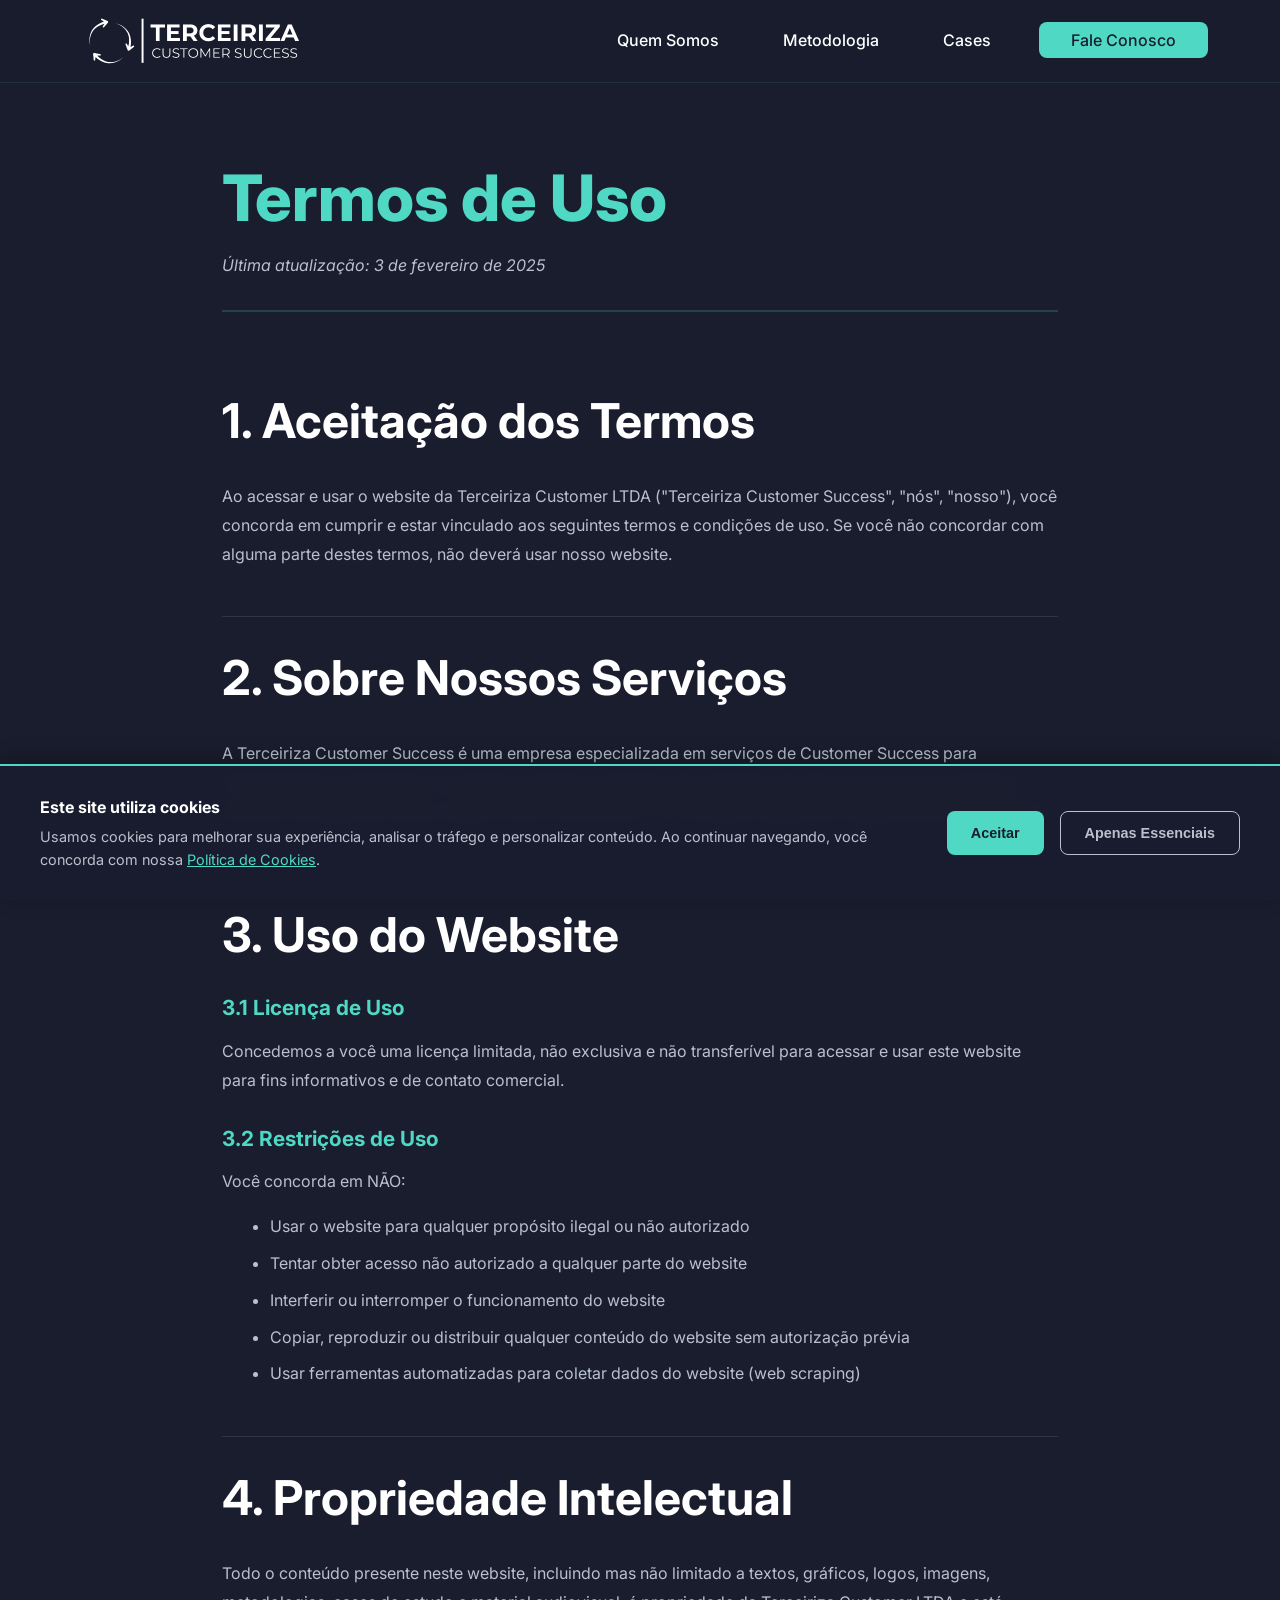
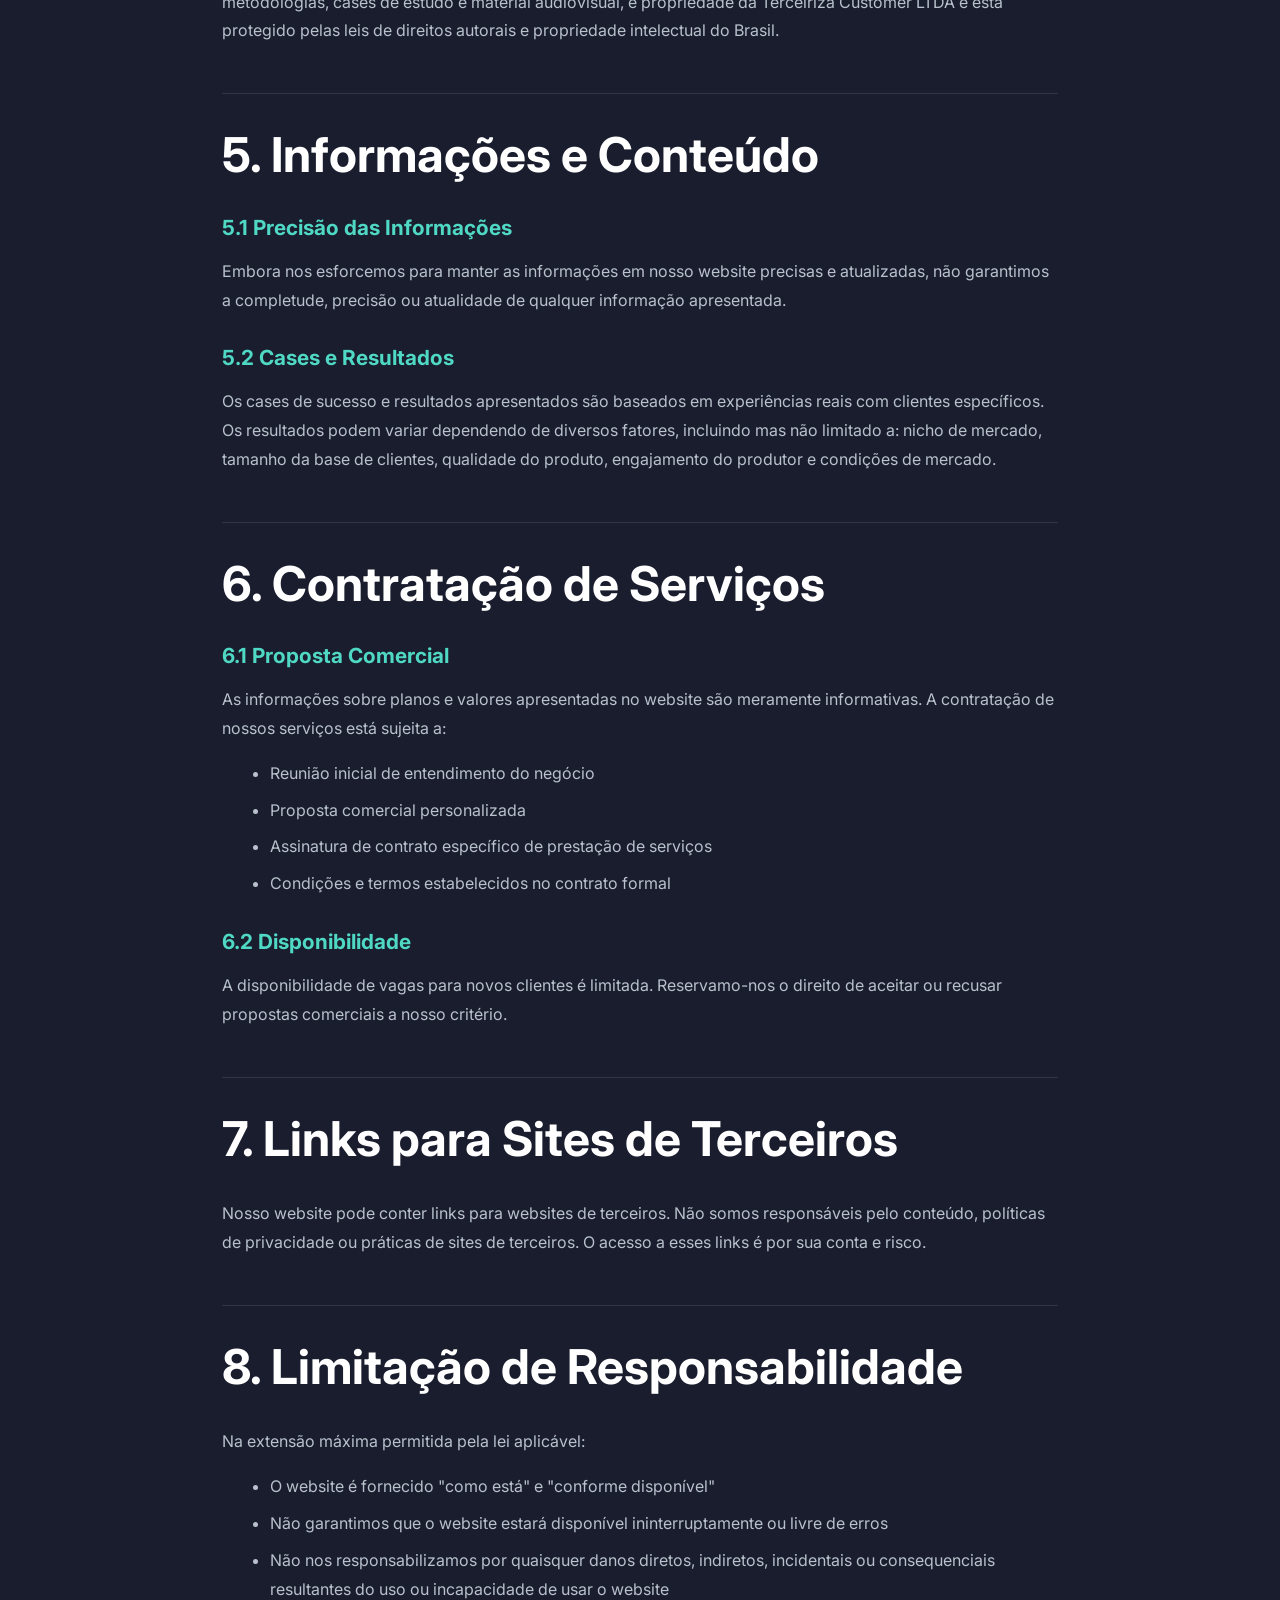
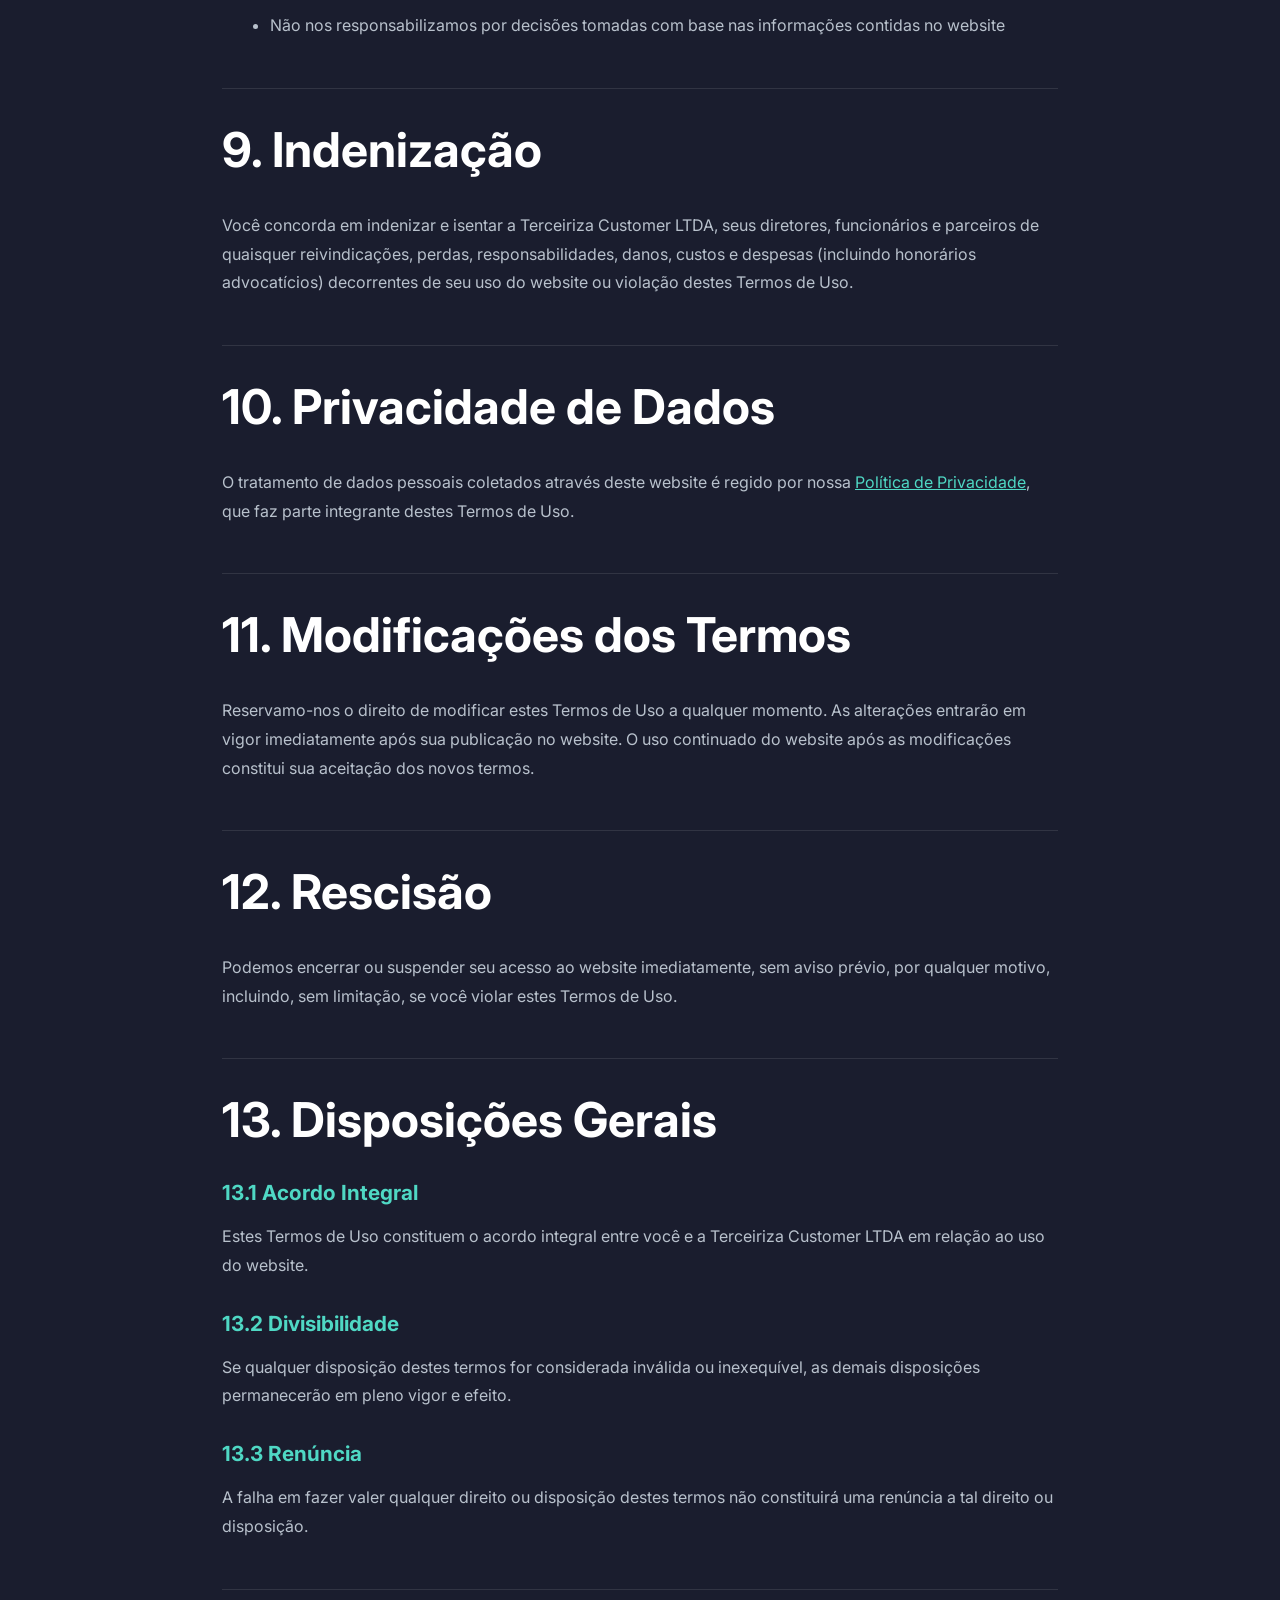
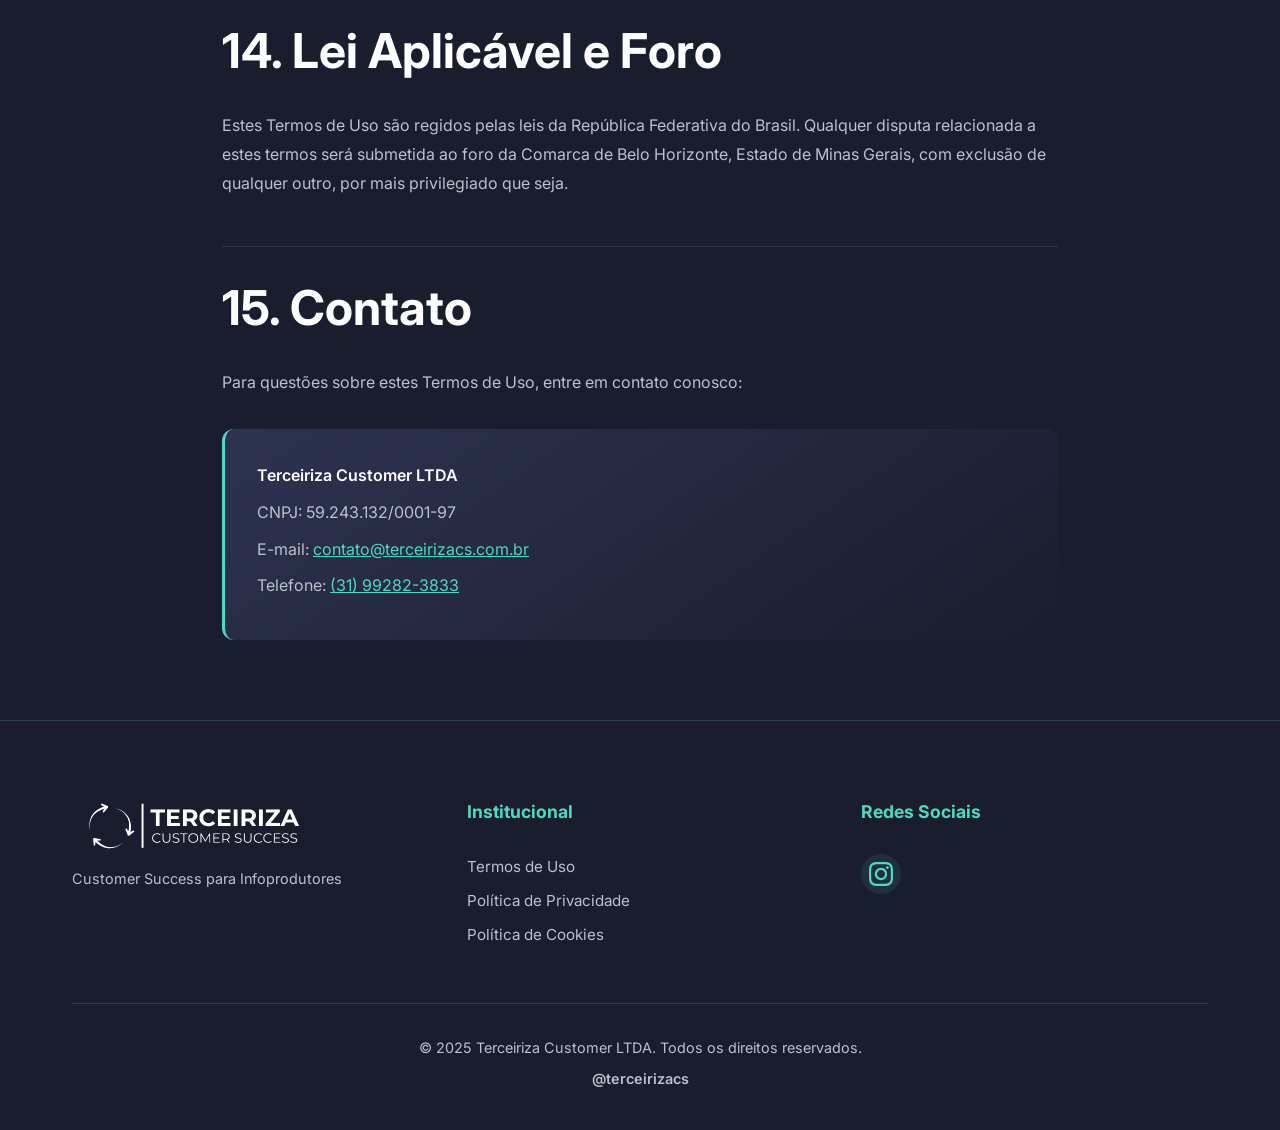
<file: termos-de-uso.html>
<!DOCTYP    <!-- Canonical URL -->
    <link rel="canonical" href="https://terceirizacs.com.br/termos-de-uso">
    
    <!-- Favicons (Otimizado para Vercel) -->
    <link rel="icon" type="image/png" sizes="16x16" href="/assets/favicon-16x16.png">
    <link rel="icon" type="image/png" sizes="32x32" href="/assets/favicon-32x32.png">
    <link rel="icon" type="image/png" sizes="192x192" href="/assets/favicon-192x192.png">
    <link rel="apple-touch-icon" sizes="180x180" href="/assets/apple-touch-icon.png">
    <link rel="manifest" href="/manifest.json">
    <meta name="theme-color" content="#4fd8c4">
    
    <link rel="stylesheet" href="css/style.css"><html lang="pt-BR">
<head>
    <meta charset="UTF-8">
    <meta name="viewport" content="width=device-width, initial-scale=1.0">
    <meta name="description" content="Termos de Uso da Terceiriza CS - Customer Success terceirizado para infoprodutores. Leia nossas condições de uso do site.">
    <title>Termos de Uso | Terceiriza CS - Customer Success Terceirizado</title>
    
    <!-- Canonical URL -->
    <link rel="canonical" href="https://terceirizacs.com.br/termos-de-uso.html">
    
    <!-- Favicon -->
    <link rel="icon" type="image/png" href="assets/favicon.png">
    <link rel="apple-touch-icon" href="assets/favicon.png">
    
    <link rel="stylesheet" href="css/style.css">
    <link rel="preconnect" href="https://fonts.googleapis.com">
    <link rel="preconnect" href="https://fonts.gstatic.com" crossorigin>
    <link href="https://fonts.googleapis.com/css2?family=Inter:wght@300;400;600;700;800&display=swap" rel="stylesheet">
</head>
<body>
    <!-- Header/Navigation -->
    <header class="header">
        <nav class="nav-container">
            <div class="logo">
                <a href="index.html">
                    <img src="assets/logo.png" alt="Terceiriza Customer Success Logo" class="logo-img">
                </a>
            </div>
            <ul class="nav-menu">
                <li><a href="index.html#quem-somos">Quem Somos</a></li>
                <li><a href="index.html#metodologia">Metodologia</a></li>
                <li><a href="index.html#cases">Cases</a></li>
                <li><a href="index.html#contato" class="btn-contato">Fale Conosco</a></li>
            </ul>
            <div class="hamburger">
                <span></span>
                <span></span>
                <span></span>
            </div>
        </nav>
    </header>

    <!-- Legal Content -->
    <section class="legal-section">
        <div class="container legal-container">
            <h1 class="legal-title">Termos de Uso</h1>
            <p class="legal-update">Última atualização: 3 de fevereiro de 2025</p>

            <div class="legal-content">
                <h2>1. Aceitação dos Termos</h2>
                <p>Ao acessar e usar o website da Terceiriza Customer LTDA ("Terceiriza Customer Success", "nós", "nosso"), você concorda em cumprir e estar vinculado aos seguintes termos e condições de uso. Se você não concordar com alguma parte destes termos, não deverá usar nosso website.</p>

                <h2>2. Sobre Nossos Serviços</h2>
                <p>A Terceiriza Customer Success é uma empresa especializada em serviços de Customer Success para infoprodutores. Oferecemos consultoria, gestão e operação de Customer Success com foco em aumentar a taxa de conclusão de cursos, reduzir churn e maximizar o LTV (Lifetime Value) dos clientes de nossos parceiros.</p>

                <h2>3. Uso do Website</h2>
                <h3>3.1 Licença de Uso</h3>
                <p>Concedemos a você uma licença limitada, não exclusiva e não transferível para acessar e usar este website para fins informativos e de contato comercial.</p>

                <h3>3.2 Restrições de Uso</h3>
                <p>Você concorda em NÃO:</p>
                <ul>
                    <li>Usar o website para qualquer propósito ilegal ou não autorizado</li>
                    <li>Tentar obter acesso não autorizado a qualquer parte do website</li>
                    <li>Interferir ou interromper o funcionamento do website</li>
                    <li>Copiar, reproduzir ou distribuir qualquer conteúdo do website sem autorização prévia</li>
                    <li>Usar ferramentas automatizadas para coletar dados do website (web scraping)</li>
                </ul>

                <h2>4. Propriedade Intelectual</h2>
                <p>Todo o conteúdo presente neste website, incluindo mas não limitado a textos, gráficos, logos, imagens, metodologias, cases de estudo e material audiovisual, é propriedade da Terceiriza Customer LTDA e está protegido pelas leis de direitos autorais e propriedade intelectual do Brasil.</p>

                <h2>5. Informações e Conteúdo</h2>
                <h3>5.1 Precisão das Informações</h3>
                <p>Embora nos esforcemos para manter as informações em nosso website precisas e atualizadas, não garantimos a completude, precisão ou atualidade de qualquer informação apresentada.</p>

                <h3>5.2 Cases e Resultados</h3>
                <p>Os cases de sucesso e resultados apresentados são baseados em experiências reais com clientes específicos. Os resultados podem variar dependendo de diversos fatores, incluindo mas não limitado a: nicho de mercado, tamanho da base de clientes, qualidade do produto, engajamento do produtor e condições de mercado.</p>

                <h2>6. Contratação de Serviços</h2>
                <h3>6.1 Proposta Comercial</h3>
                <p>As informações sobre planos e valores apresentadas no website são meramente informativas. A contratação de nossos serviços está sujeita a:</p>
                <ul>
                    <li>Reunião inicial de entendimento do negócio</li>
                    <li>Proposta comercial personalizada</li>
                    <li>Assinatura de contrato específico de prestação de serviços</li>
                    <li>Condições e termos estabelecidos no contrato formal</li>
                </ul>

                <h3>6.2 Disponibilidade</h3>
                <p>A disponibilidade de vagas para novos clientes é limitada. Reservamo-nos o direito de aceitar ou recusar propostas comerciais a nosso critério.</p>

                <h2>7. Links para Sites de Terceiros</h2>
                <p>Nosso website pode conter links para websites de terceiros. Não somos responsáveis pelo conteúdo, políticas de privacidade ou práticas de sites de terceiros. O acesso a esses links é por sua conta e risco.</p>

                <h2>8. Limitação de Responsabilidade</h2>
                <p>Na extensão máxima permitida pela lei aplicável:</p>
                <ul>
                    <li>O website é fornecido "como está" e "conforme disponível"</li>
                    <li>Não garantimos que o website estará disponível ininterruptamente ou livre de erros</li>
                    <li>Não nos responsabilizamos por quaisquer danos diretos, indiretos, incidentais ou consequenciais resultantes do uso ou incapacidade de usar o website</li>
                    <li>Não nos responsabilizamos por decisões tomadas com base nas informações contidas no website</li>
                </ul>

                <h2>9. Indenização</h2>
                <p>Você concorda em indenizar e isentar a Terceiriza Customer LTDA, seus diretores, funcionários e parceiros de quaisquer reivindicações, perdas, responsabilidades, danos, custos e despesas (incluindo honorários advocatícios) decorrentes de seu uso do website ou violação destes Termos de Uso.</p>

                <h2>10. Privacidade de Dados</h2>
                <p>O tratamento de dados pessoais coletados através deste website é regido por nossa <a href="politica-de-privacidade.html">Política de Privacidade</a>, que faz parte integrante destes Termos de Uso.</p>

                <h2>11. Modificações dos Termos</h2>
                <p>Reservamo-nos o direito de modificar estes Termos de Uso a qualquer momento. As alterações entrarão em vigor imediatamente após sua publicação no website. O uso continuado do website após as modificações constitui sua aceitação dos novos termos.</p>

                <h2>12. Rescisão</h2>
                <p>Podemos encerrar ou suspender seu acesso ao website imediatamente, sem aviso prévio, por qualquer motivo, incluindo, sem limitação, se você violar estes Termos de Uso.</p>

                <h2>13. Disposições Gerais</h2>
                <h3>13.1 Acordo Integral</h3>
                <p>Estes Termos de Uso constituem o acordo integral entre você e a Terceiriza Customer LTDA em relação ao uso do website.</p>

                <h3>13.2 Divisibilidade</h3>
                <p>Se qualquer disposição destes termos for considerada inválida ou inexequível, as demais disposições permanecerão em pleno vigor e efeito.</p>

                <h3>13.3 Renúncia</h3>
                <p>A falha em fazer valer qualquer direito ou disposição destes termos não constituirá uma renúncia a tal direito ou disposição.</p>

                <h2>14. Lei Aplicável e Foro</h2>
                <p>Estes Termos de Uso são regidos pelas leis da República Federativa do Brasil. Qualquer disputa relacionada a estes termos será submetida ao foro da Comarca de Belo Horizonte, Estado de Minas Gerais, com exclusão de qualquer outro, por mais privilegiado que seja.</p>

                <h2>15. Contato</h2>
                <p>Para questões sobre estes Termos de Uso, entre em contato conosco:</p>
                <div class="contact-info-legal">
                    <p><strong>Terceiriza Customer LTDA</strong></p>
                    <p>CNPJ: 59.243.132/0001-97</p>
                    <p>E-mail: <a href="mailto:contato@terceirizacs.com.br">contato@terceirizacs.com.br</a></p>
                    <p>Telefone: <a href="tel:+5531992823833">(31) 99282-3833</a></p>
                </div>
            </div>
        </div>
    </section>

    <!-- Footer -->
    <footer class="footer">
        <div class="container">
            <div class="footer-content">
                <div class="footer-logo">
                    <img src="assets/logo.png" alt="Terceiriza Customer Success" class="footer-logo-img">
                    <p class="footer-tagline">Customer Success para Infoprodutores</p>
                </div>
                <div class="footer-links">
                    <h4>Institucional</h4>
                    <ul>
                        <li><a href="termos-de-uso.html">Termos de Uso</a></li>
                        <li><a href="politica-de-privacidade.html">Política de Privacidade</a></li>
                        <li><a href="politica-de-cookies.html">Política de Cookies</a></li>
                    </ul>
                </div>
                <div class="footer-social">
                    <h4>Redes Sociais</h4>
                    <div class="social-links">
                        <a href="https://instagram.com/terceirizacs" target="_blank" rel="noopener noreferrer" aria-label="Instagram">
                            <svg width="24" height="24" viewBox="0 0 24 24" fill="currentColor">
                                <path d="M12 2.163c3.204 0 3.584.012 4.85.07 3.252.148 4.771 1.691 4.919 4.919.058 1.265.069 1.645.069 4.849 0 3.205-.012 3.584-.069 4.849-.149 3.225-1.664 4.771-4.919 4.919-1.266.058-1.644.07-4.85.07-3.204 0-3.584-.012-4.849-.07-3.26-.149-4.771-1.699-4.919-4.92-.058-1.265-.07-1.644-.07-4.849 0-3.204.013-3.583.07-4.849.149-3.227 1.664-4.771 4.919-4.919 1.266-.057 1.645-.069 4.849-.069zm0-2.163c-3.259 0-3.667.014-4.947.072-4.358.2-6.78 2.618-6.98 6.98-.059 1.281-.073 1.689-.073 4.948 0 3.259.014 3.668.072 4.948.2 4.358 2.618 6.78 6.98 6.98 1.281.058 1.689.072 4.948.072 3.259 0 3.668-.014 4.948-.072 4.354-.2 6.782-2.618 6.979-6.98.059-1.28.073-1.689.073-4.948 0-3.259-.014-3.667-.072-4.947-.196-4.354-2.617-6.78-6.979-6.98-1.281-.059-1.69-.073-4.949-.073zm0 5.838c-3.403 0-6.162 2.759-6.162 6.162s2.759 6.163 6.162 6.163 6.162-2.759 6.162-6.163c0-3.403-2.759-6.162-6.162-6.162zm0 10.162c-2.209 0-4-1.79-4-4 0-2.209 1.791-4 4-4s4 1.791 4 4c0 2.21-1.791 4-4 4zm6.406-11.845c-.796 0-1.441.645-1.441 1.44s.645 1.44 1.441 1.44c.795 0 1.439-.645 1.439-1.44s-.644-1.44-1.439-1.44z"/>
                            </svg>
                        </a>
                    </div>
                </div>
            </div>
            <div class="footer-bottom">
                <p>&copy; 2025 Terceiriza Customer LTDA. Todos os direitos reservados.</p>
                <p class="footer-social-handle">@terceirizacs</p>
            </div>
        </div>
    </footer>

    <script src="js/script.js"></script>
</body>
</html>
</file>
<file: css/style.css>
/* ========================================
   TERCEIRIZA CUSTOMER SUCCESS - STYLESHEET
   ======================================== */

/* Reset e Base */
* {
    margin: 0;
    padding: 0;
    box-sizing: border-box;
}

:root {
    /* Cores principais baseadas na imagem */
    --primary-dark: #1a1d2e;
    --secondary-dark: #2d3250;
    --accent-turquoise: #4fd8c4;
    --accent-turquoise-dark: #3bb8a5;
    --text-light: #ffffff;
    --text-gray: #b8c1cc;
    --text-dark: #1a1d2e;

    /* Gradientes */
    --gradient-bg: linear-gradient(135deg, #1a1d2e 0%, #2d3250 50%, #3d4470 100%);
    --gradient-card: linear-gradient(145deg, #2d3250 0%, #1a1d2e 100%);

    /* Tipografia */
    --font-main: 'Inter', -apple-system, BlinkMacSystemFont, 'Segoe UI', sans-serif;

    /* Espaçamentos */
    --spacing-xs: 0.5rem;
    --spacing-sm: 1rem;
    --spacing-md: 2rem;
    --spacing-lg: 3rem;
    --spacing-xl: 5rem;

    /* Border radius */
    --radius-sm: 8px;
    --radius-md: 12px;
    --radius-lg: 20px;
    --radius-xl: 30px;

    /* Sombras */
    --shadow-sm: 0 2px 8px rgba(0, 0, 0, 0.1);
    --shadow-md: 0 4px 20px rgba(0, 0, 0, 0.15);
    --shadow-lg: 0 10px 40px rgba(0, 0, 0, 0.25);
    --shadow-glow: 0 0 20px rgba(79, 216, 196, 0.3);

    /* Transições */
    --transition-fast: 0.2s ease;
    --transition-medium: 0.3s ease;
    --transition-slow: 0.5s ease;
}

html {
    scroll-behavior: smooth;
    font-size: 16px;
}

body {
    font-family: var(--font-main);
    background: var(--primary-dark);
    color: var(--text-light);
    line-height: 1.6;
    overflow-x: hidden;
}

/* Tipografia */
h1,
h2,
h3,
h4,
h5,
h6 {
    font-weight: 700;
    line-height: 1.2;
    margin-bottom: var(--spacing-sm);
}

h1 {
    font-size: clamp(2.5rem, 5vw, 4.5rem);
    font-weight: 800;
}

h2 {
    font-size: clamp(2rem, 4vw, 3rem);
}

h3 {
    font-size: clamp(1.5rem, 3vw, 2rem);
}

p {
    margin-bottom: var(--spacing-sm);
}

a {
    text-decoration: none;
    color: inherit;
    transition: var(--transition-fast);
}

/* Container */
.container {
    max-width: 1200px;
    margin: 0 auto;
    padding: 0 var(--spacing-md);
}

/* ========================================
   HEADER & NAVIGATION
   ======================================== */

.header {
    position: fixed;
    top: 0;
    left: 0;
    right: 0;
    background: rgba(26, 29, 46, 0.95);
    backdrop-filter: blur(10px);
    z-index: 1000;
    padding: var(--spacing-sm) 0;
    border-bottom: 1px solid rgba(79, 216, 196, 0.1);
    transition: var(--transition-medium);
}

.header.scrolled {
    box-shadow: var(--shadow-md);
    background: rgba(26, 29, 46, 0.98);
}

.nav-container {
    max-width: 1200px;
    margin: 0 auto;
    padding: 0 var(--spacing-md);
    display: flex;
    justify-content: space-between;
    align-items: center;
}

.logo-img {
    height: 50px;
    width: auto;
    transition: var(--transition-fast);
}

.logo-img:hover {
    transform: scale(1.05);
}

.nav-menu {
    display: flex;
    list-style: none;
    gap: var(--spacing-md);
    align-items: center;
}

.nav-menu a {
    color: var(--text-light);
    font-weight: 500;
    padding: var(--spacing-xs) var(--spacing-sm);
    border-radius: var(--radius-sm);
    transition: var(--transition-fast);
}

.nav-menu a:hover {
    color: var(--accent-turquoise);
    background: rgba(79, 216, 196, 0.1);
}

.btn-contato {
    background: var(--accent-turquoise);
    color: var(--primary-dark) !important;
    padding: var(--spacing-xs) var(--spacing-md) !important;
    border-radius: var(--radius-lg);
    font-weight: 600;
}

.btn-contato:hover {
    background: var(--accent-turquoise-dark) !important;
    transform: translateY(-2px);
    box-shadow: var(--shadow-glow);
}

/* Hamburger Menu */
.hamburger {
    display: none;
    flex-direction: column;
    cursor: pointer;
    gap: 5px;
}

.hamburger span {
    width: 25px;
    height: 3px;
    background: var(--accent-turquoise);
    border-radius: 3px;
    transition: var(--transition-fast);
}

/* ========================================
   HERO SECTION
   ======================================== */

.hero {
    min-height: 100vh;
    display: flex;
    flex-direction: column;
    justify-content: center;
    align-items: center;
    text-align: center;
    padding: var(--spacing-xl) var(--spacing-md);
    background: var(--gradient-bg);
    position: relative;
    overflow: hidden;
}

.hero::before {
    content: '';
    position: absolute;
    top: 0;
    left: 0;
    right: 0;
    bottom: 0;
    background: url('data:image/svg+xml,<svg width="100" height="100" xmlns="http://www.w3.org/2000/svg"><defs><pattern id="grid" width="100" height="100" patternUnits="userSpaceOnUse"><path d="M 100 0 L 0 0 0 100" fill="none" stroke="rgba(79,216,196,0.05)" stroke-width="1"/></pattern></defs><rect width="100%" height="100%" fill="url(%23grid)" /></svg>');
    opacity: 0.5;
}

.hero-content {
    position: relative;
    z-index: 1;
    max-width: 900px;
    animation: fadeInUp 1s ease;
}

.hero-title {
    margin-bottom: var(--spacing-sm);
    background: linear-gradient(135deg, var(--text-light) 0%, var(--accent-turquoise) 100%);
    -webkit-background-clip: text;
    -webkit-text-fill-color: transparent;
    background-clip: text;
}

.hero-subtitle {
    font-size: clamp(1.1rem, 2.2vw, 1.5rem);
    color: var(--text-gray);
    margin-bottom: var(--spacing-lg);
    font-weight: 300;
    line-height: 1.8;
}

.hero-line {
    display: block;
    margin-bottom: 0.5rem;
}

.hero-line:last-child {
    margin-bottom: 0;
}

.hero-line-main,
.hero-line-highlight {
    font-size: inherit;
    color: inherit;
    font-weight: inherit;
}

.hero-subtitle strong {
    color: var(--text-light);
    font-weight: 400;
}

.btn-primary {
    display: inline-flex;
    align-items: center;
    gap: var(--spacing-xs);
    background: var(--accent-turquoise);
    color: var(--primary-dark);
    padding: 1rem 2.5rem;
    border-radius: var(--radius-lg);
    font-weight: 700;
    font-size: 1.1rem;
    letter-spacing: 1px;
    border: 2px solid var(--accent-turquoise);
    transition: var(--transition-medium);
    cursor: pointer;
}

.btn-primary:hover {
    background: transparent;
    color: var(--accent-turquoise);
    transform: translateY(-3px);
    box-shadow: var(--shadow-glow);
}

.btn-primary svg {
    transition: var(--transition-fast);
}

.btn-primary:hover svg {
    transform: translateX(5px);
}

.hero-dots {
    position: relative;
    z-index: 1;
    display: flex;
    gap: 12px;
    margin-top: var(--spacing-md);
}

.dot {
    width: 12px;
    height: 12px;
    background: var(--accent-turquoise);
    border-radius: 50%;
    animation: pulse 2s infinite;
}

.dot:nth-child(2) {
    animation-delay: 0.3s;
}

.dot:nth-child(3) {
    animation-delay: 0.6s;
}

/* ========================================
   SECTIONS
   ======================================== */

section {
    padding: var(--spacing-xl) 0;
    position: relative;
}

.section-title {
    text-align: center;
    margin-bottom: var(--spacing-md);
    color: var(--text-light);
}

.section-subtitle {
    text-align: center;
    font-size: 1.2rem;
    color: var(--text-gray);
    margin-bottom: var(--spacing-lg);
    font-weight: 300;
}

.section-intro {
    text-align: center;
    font-size: 1.1rem;
    color: var(--text-gray);
    margin-bottom: var(--spacing-lg);
}

/* ========================================
   PROBLEMA SECTION
   ======================================== */

.problema-section {
    background: var(--secondary-dark);
}

.problema-content {
    max-width: 1000px;
    margin: 0 auto;
}

.stat-highlight {
    text-align: center;
    margin: var(--spacing-lg) 0;
    padding: var(--spacing-lg);
    background: var(--gradient-card);
    border-radius: var(--radius-lg);
    border: 2px solid var(--accent-turquoise);
    box-shadow: var(--shadow-glow);
}

.stat-number {
    display: block;
    font-size: clamp(4rem, 8vw, 6rem);
    font-weight: 800;
    color: var(--accent-turquoise);
    line-height: 1;
    margin-bottom: var(--spacing-sm);
}

.stat-text {
    font-size: 1.3rem;
    color: var(--text-light);
    font-weight: 300;
}

.problema-grid {
    display: grid;
    grid-template-columns: repeat(auto-fit, minmax(280px, 1fr));
    gap: var(--spacing-md);
    margin-top: var(--spacing-lg);
}

.problema-item {
    display: flex;
    align-items: center;
    gap: var(--spacing-sm);
    padding: var(--spacing-md);
    background: rgba(255, 255, 255, 0.05);
    border-radius: var(--radius-md);
    border-left: 3px solid #ff6b6b;
    transition: var(--transition-medium);
}

.problema-item:hover {
    transform: translateX(10px);
    background: rgba(255, 255, 255, 0.08);
}

.problema-icon {
    font-size: 2rem;
    color: #ff6b6b;
    font-weight: bold;
}

/* ========================================
   QUEM SOMOS SECTION
   ======================================== */

.quem-somos-section {
    background: var(--primary-dark);
}

.team-grid {
    display: grid;
    grid-template-columns: repeat(auto-fit, minmax(350px, 1fr));
    gap: var(--spacing-lg);
    margin-top: var(--spacing-lg);
}

.team-grid.team-single {
    max-width: 600px;
    margin-left: auto;
    margin-right: auto;
    grid-template-columns: 1fr;
}

.team-member {
    background: var(--gradient-card);
    padding: var(--spacing-lg);
    border-radius: var(--radius-lg);
    border: 1px solid rgba(79, 216, 196, 0.2);
    transition: var(--transition-medium);
}

.team-member:hover {
    transform: translateY(-10px);
    box-shadow: var(--shadow-glow);
    border-color: var(--accent-turquoise);
}

.member-header {
    margin-bottom: var(--spacing-md);
    padding-bottom: var(--spacing-md);
    border-bottom: 2px solid var(--accent-turquoise);
}

.member-header h3 {
    font-size: 1.8rem;
    color: var(--text-light);
    margin-bottom: var(--spacing-xs);
}

.member-role {
    display: inline-block;
    background: var(--accent-turquoise);
    color: var(--primary-dark);
    padding: 0.3rem 1rem;
    border-radius: var(--radius-sm);
    font-weight: 600;
    font-size: 0.9rem;
}

.member-location {
    color: var(--text-gray);
    font-style: italic;
    margin-bottom: var(--spacing-md);
}

.member-achievements {
    list-style: none;
}

.member-achievements li {
    padding: var(--spacing-xs) 0;
    padding-left: var(--spacing-md);
    position: relative;
    color: var(--text-gray);
}

.member-achievements li::before {
    content: '•';
    position: absolute;
    left: 0;
    color: var(--accent-turquoise);
    font-weight: bold;
}

/* Team Member Horizontal Layout */
.team-member-horizontal {
    display: flex;
    align-items: center;
    gap: var(--spacing-lg);
    background: var(--gradient-card);
    border-radius: var(--radius-lg);
    border: 1px solid rgba(79, 216, 196, 0.2);
    padding: var(--spacing-lg);
    margin-bottom: var(--spacing-lg);
    transition: var(--transition-medium);
    overflow: hidden;
}

.team-member-horizontal:hover {
    border-color: var(--accent-turquoise);
    box-shadow: var(--shadow-glow);
}

.team-member-horizontal:last-child {
    margin-bottom: 0;
}

.team-member-horizontal .member-content {
    flex: 1;
}

.team-member-horizontal .member-header {
    margin-bottom: var(--spacing-sm);
    padding-bottom: var(--spacing-sm);
    border-bottom: none;
}

.team-member-horizontal .member-header h3 {
    font-size: 1.8rem;
    color: var(--accent-turquoise);
    margin-bottom: var(--spacing-xs);
}

.team-member-horizontal .member-role {
    display: inline-block;
    background: rgba(79, 216, 196, 0.15);
    color: var(--accent-turquoise);
    padding: 0.3rem 1rem;
    border-radius: var(--radius-sm);
    font-weight: 600;
    font-size: 0.9rem;
    border: 1px solid rgba(79, 216, 196, 0.3);
}

.team-member-horizontal .member-location {
    color: var(--text-gray);
    font-size: 1rem;
    margin-bottom: var(--spacing-md);
}

.team-member-horizontal .member-trajectory {
    margin-top: var(--spacing-sm);
}

.trajectory-title {
    display: flex;
    align-items: center;
    gap: var(--spacing-xs);
    color: var(--accent-turquoise);
    font-size: 1.1rem;
    font-weight: 600;
    margin-bottom: var(--spacing-sm);
}

.trajectory-title::before {
    content: '●';
    font-size: 0.6rem;
}

.team-member-horizontal .member-achievements {
    list-style: none;
    padding-left: var(--spacing-sm);
}

.team-member-horizontal .member-achievements li {
    padding: var(--spacing-xs) 0;
    padding-left: var(--spacing-md);
    position: relative;
    color: var(--text-gray);
    line-height: 1.6;
}

.team-member-horizontal .member-achievements li::before {
    content: '•';
    position: absolute;
    left: 0;
    color: var(--text-light);
}

/* Member Photo */
.member-photo {
    flex-shrink: 0;
    width: 280px;
    height: 320px;
    overflow: hidden;
    border-radius: var(--radius-lg);
    position: relative;
}

.member-photo img {
    width: 100%;
    height: 100%;
    object-fit: cover;
    object-position: center top;
    transition: var(--transition-medium);
}

.team-member-horizontal:hover .member-photo img {
    transform: scale(1.05);
}

/* Reverse layout for alternating members */
.team-member-horizontal.reverse {
    flex-direction: row-reverse;
}

/* Responsive */
@media (max-width: 900px) {
    .team-member-horizontal {
        flex-direction: column;
        text-align: center;
    }

    .team-member-horizontal.reverse {
        flex-direction: column;
    }

    .member-photo {
        width: 200px;
        height: 240px;
        order: -1;
        margin-bottom: var(--spacing-md);
    }

    .team-member-horizontal .member-achievements {
        text-align: left;
    }

    .trajectory-title {
        justify-content: center;
    }
}

/* ========================================
   HISTÓRIA / TIMELINE SECTION
   ======================================== */

.historia-section {
    background: var(--secondary-dark);
}

.timeline {
    max-width: 900px;
    margin: var(--spacing-lg) auto;
    position: relative;
}

.timeline::before {
    content: '';
    position: absolute;
    left: 50%;
    transform: translateX(-50%);
    width: 2px;
    height: 100%;
    background: linear-gradient(to bottom, var(--accent-turquoise), transparent);
}

.timeline-item {
    display: flex;
    gap: var(--spacing-md);
    margin-bottom: var(--spacing-lg);
    align-items: center;
}

.timeline-number {
    flex-shrink: 0;
    width: 60px;
    height: 60px;
    background: var(--accent-turquoise);
    color: var(--primary-dark);
    border-radius: 50%;
    display: flex;
    align-items: center;
    justify-content: center;
    font-size: 1.8rem;
    font-weight: 800;
    box-shadow: var(--shadow-glow);
    z-index: 1;
}

.timeline-content {
    flex: 1;
    background: var(--gradient-card);
    padding: var(--spacing-md);
    border-radius: var(--radius-md);
    border-left: 3px solid var(--accent-turquoise);
}

.timeline-content h3 {
    color: var(--accent-turquoise);
    margin-bottom: var(--spacing-xs);
}

.timeline-content p {
    color: var(--text-gray);
    margin: 0;
}

.cta-box {
    text-align: center;
    margin-top: var(--spacing-xl);
    padding: var(--spacing-lg);
    background: var(--gradient-card);
    border-radius: var(--radius-lg);
    border: 2px solid var(--accent-turquoise);
}

.cta-text {
    font-size: 1.2rem;
    color: var(--text-gray);
    margin-bottom: var(--spacing-sm);
}

.cta-highlight {
    font-size: 2.5rem;
    color: var(--accent-turquoise);
    font-weight: 800;
    margin: 0;
}

/* ========================================
   METODOLOGIA SECTION
   ======================================== */

.metodologia-section {
    background: var(--primary-dark);
}

.metodologia-grid {
    display: grid;
    grid-template-columns: repeat(auto-fit, minmax(280px, 1fr));
    gap: var(--spacing-md);
    margin-top: var(--spacing-lg);
}

.metodologia-card {
    background: var(--gradient-card);
    padding: var(--spacing-md);
    border-radius: var(--radius-md);
    border: 1px solid rgba(79, 216, 196, 0.1);
    transition: var(--transition-medium);
    position: relative;
    overflow: hidden;
}

.metodologia-card::before {
    content: '';
    position: absolute;
    top: 0;
    left: 0;
    width: 100%;
    height: 4px;
    background: var(--accent-turquoise);
    transform: scaleX(0);
    transition: var(--transition-medium);
}

.metodologia-card:hover::before {
    transform: scaleX(1);
}

.metodologia-card:hover {
    transform: translateY(-5px);
    border-color: var(--accent-turquoise);
    box-shadow: var(--shadow-md);
}

.metodologia-card h3 {
    color: var(--accent-turquoise);
    font-size: 1.3rem;
    margin-bottom: var(--spacing-sm);
}

.metodologia-card p {
    color: var(--text-gray);
    font-size: 0.95rem;
    line-height: 1.6;
    margin: 0;
}

/* ========================================
   FUNIS SECTION
   ======================================== */

.funis-section {
    background: var(--secondary-dark);
    padding-left: var(--spacing-md);
    padding-right: var(--spacing-md);
}

.funis-grid {
    display: grid;
    grid-template-columns: repeat(auto-fit, minmax(220px, 1fr));
    gap: var(--spacing-lg);
    margin-top: var(--spacing-lg);
    max-width: 1200px;
    margin-left: auto;
    margin-right: auto;
}

.funil-card {
    background: var(--gradient-card);
    padding: var(--spacing-lg);
    border-radius: var(--radius-lg);
    text-align: center;
    border: 2px solid transparent;
    transition: var(--transition-medium);
    position: relative;
}

.funil-card::before {
    content: '';
    position: absolute;
    inset: 0;
    border-radius: var(--radius-lg);
    padding: 2px;
    background: linear-gradient(135deg, var(--accent-turquoise), transparent);
    -webkit-mask: linear-gradient(#fff 0 0) content-box, linear-gradient(#fff 0 0);
    mask: linear-gradient(#fff 0 0) content-box, linear-gradient(#fff 0 0);
    -webkit-mask-composite: xor;
    mask-composite: exclude;
    opacity: 0;
    transition: var(--transition-medium);
}

.funil-card:hover::before {
    opacity: 1;
}

.funil-card:hover {
    transform: translateY(-10px);
    box-shadow: var(--shadow-lg);
}

.funil-number {
    display: inline-flex;
    width: 50px;
    height: 50px;
    background: var(--accent-turquoise);
    color: var(--primary-dark);
    border-radius: 50%;
    align-items: center;
    justify-content: center;
    font-size: 1.5rem;
    font-weight: 800;
    margin-bottom: var(--spacing-md);
}

.funil-card h3 {
    color: var(--text-light);
    margin-bottom: var(--spacing-sm);
}

.funil-card p {
    color: var(--text-gray);
    margin: 0;
    font-size: 0.9rem;
}

/* ========================================
   CS VS SUPORTE SECTION
   ======================================== */

.diferenca-section {
    background: var(--primary-dark);
}

.comparison-grid {
    display: grid;
    grid-template-columns: repeat(auto-fit, minmax(350px, 1fr));
    gap: var(--spacing-lg);
    margin-top: var(--spacing-lg);
}

.comparison-card {
    background: var(--gradient-card);
    padding: var(--spacing-lg);
    border-radius: var(--radius-lg);
    border: 2px solid rgba(255, 255, 255, 0.1);
}

.comparison-card.suporte {
    border-color: rgba(255, 107, 107, 0.3);
}

.comparison-card.cs {
    border-color: var(--accent-turquoise);
    box-shadow: var(--shadow-glow);
}

.comparison-card h3 {
    font-size: 1.8rem;
    margin-bottom: var(--spacing-xs);
}

.comparison-type {
    display: inline-block;
    padding: 0.3rem 1rem;
    border-radius: var(--radius-sm);
    font-size: 0.9rem;
    font-weight: 600;
    margin-bottom: var(--spacing-md);
}

.comparison-card.suporte .comparison-type {
    background: rgba(255, 107, 107, 0.2);
    color: #ff6b6b;
}

.comparison-card.cs .comparison-type {
    background: rgba(79, 216, 196, 0.2);
    color: var(--accent-turquoise);
}

.comparison-list {
    list-style: none;
    margin: var(--spacing-md) 0;
}

.comparison-list li {
    padding: var(--spacing-xs) 0;
    padding-left: var(--spacing-md);
    position: relative;
    color: var(--text-gray);
}

.comparison-card.suporte .comparison-list li::before {
    content: '•';
    position: absolute;
    left: 0;
    color: #ff6b6b;
}

.comparison-card.cs .comparison-list li::before {
    content: '✓';
    position: absolute;
    left: 0;
    color: var(--accent-turquoise);
    font-weight: bold;
}

.comparison-desc {
    margin-top: var(--spacing-md);
    padding-top: var(--spacing-md);
    border-top: 1px solid rgba(255, 255, 255, 0.1);
    font-style: italic;
    color: var(--text-light);
    font-weight: 600;
}

/* ========================================
   CASES SECTION
   ======================================== */

.cases-section {
    background: var(--secondary-dark);
}

.cases-grid {
    display: grid;
    grid-template-columns: repeat(auto-fit, minmax(350px, 1fr));
    gap: var(--spacing-lg);
    margin-top: var(--spacing-lg);
}

.case-card {
    background: var(--gradient-card);
    padding: var(--spacing-lg);
    border-radius: var(--radius-lg);
    border: 1px solid rgba(79, 216, 196, 0.2);
    transition: var(--transition-medium);
}

.case-card.wide {
    grid-column: 1 / -1;
}

.case-card:hover {
    transform: translateY(-5px);
    box-shadow: var(--shadow-lg);
    border-color: var(--accent-turquoise);
}

.case-header {
    display: flex;
    justify-content: space-between;
    align-items: flex-start;
    margin-bottom: var(--spacing-md);
    padding-bottom: var(--spacing-md);
    border-bottom: 2px solid var(--accent-turquoise);
}

.case-header h3 {
    color: var(--text-light);
    font-size: 1.5rem;
    margin: 0;
}

.case-period {
    background: var(--accent-turquoise);
    color: var(--primary-dark);
    padding: 0.3rem 0.8rem;
    border-radius: var(--radius-sm);
    font-size: 0.85rem;
    font-weight: 600;
}

.case-client {
    color: var(--text-gray);
    font-style: italic;
    margin-bottom: var(--spacing-md);
}

.case-stats {
    display: flex;
    justify-content: center;
    align-items: center;
    gap: var(--spacing-md);
    margin: var(--spacing-md) 0;
}

.stat-item {
    text-align: center;
}

.stat-label {
    display: block;
    font-size: 0.9rem;
    color: var(--text-gray);
    margin-bottom: var(--spacing-xs);
}

.stat-value {
    display: block;
    font-size: 2rem;
    font-weight: 800;
}

.stat-value.bad {
    color: #ff6b6b;
}

.stat-value.good {
    color: var(--accent-turquoise);
}

.stat-arrow {
    font-size: 2rem;
    color: var(--accent-turquoise);
}

.case-description {
    color: var(--text-gray);
    line-height: 1.6;
}

.case-highlight {
    margin-top: var(--spacing-md);
    padding: var(--spacing-md);
    background: rgba(79, 216, 196, 0.1);
    border-radius: var(--radius-md);
    border-left: 3px solid var(--accent-turquoise);
}

.case-stats-inline {
    font-size: 1.5rem;
    font-weight: 700;
    margin-top: var(--spacing-xs);
}

.case-stats-inline .bad {
    color: #ff6b6b;
}

.case-stats-inline .good {
    color: var(--accent-turquoise);
}

.case-details {
    margin: var(--spacing-md) 0;
}

.case-results {
    display: flex;
    justify-content: space-around;
    gap: var(--spacing-md);
    margin-top: var(--spacing-md);
}

.result-item {
    text-align: center;
    padding: var(--spacing-md);
    background: rgba(255, 255, 255, 0.05);
    border-radius: var(--radius-md);
    flex: 1;
}

.result-item.highlight {
    background: rgba(79, 216, 196, 0.1);
    border: 2px solid var(--accent-turquoise);
}

.result-number {
    display: block;
    font-size: 2rem;
    font-weight: 800;
    color: var(--accent-turquoise);
    margin-bottom: var(--spacing-xs);
}

.result-label {
    display: block;
    font-size: 0.9rem;
    color: var(--text-gray);
}

.comparison-results {
    display: grid;
    grid-template-columns: repeat(auto-fit, minmax(250px, 1fr));
    gap: var(--spacing-lg);
    margin: var(--spacing-md) 0;
}

.result-column {
    padding: var(--spacing-md);
    background: rgba(255, 255, 255, 0.03);
    border-radius: var(--radius-md);
}

.result-column.highlight-column {
    background: rgba(79, 216, 196, 0.1);
    border: 2px solid var(--accent-turquoise);
}

.result-column h4 {
    color: var(--text-light);
    margin-bottom: var(--spacing-md);
}

.result-column ul {
    list-style: none;
}

.result-column li {
    padding: var(--spacing-xs) 0;
    color: var(--text-gray);
}

.case-impact {
    margin-top: var(--spacing-md);
    padding: var(--spacing-md);
    background: rgba(79, 216, 196, 0.1);
    border-radius: var(--radius-md);
    text-align: center;
}

.case-impact p {
    margin-bottom: var(--spacing-xs);
}

.highlight-text {
    color: var(--accent-turquoise);
    font-weight: 800;
    font-size: 1.3em;
}

.potential {
    font-size: 0.95rem;
    color: var(--text-gray);
}

.case-conclusion {
    margin-top: var(--spacing-md);
    padding: var(--spacing-md);
    background: rgba(79, 216, 196, 0.1);
    border-radius: var(--radius-md);
    text-align: center;
}

.evolution-stats {
    margin: var(--spacing-md) 0;
}

.evolution-item {
    margin-bottom: var(--spacing-md);
}

.evolution-label {
    display: block;
    margin-bottom: var(--spacing-xs);
    color: var(--text-light);
    font-weight: 600;
}

.evolution-bar {
    display: flex;
    gap: var(--spacing-xs);
    align-items: center;
}

.bar-before,
.bar-after {
    padding: var(--spacing-xs) var(--spacing-sm);
    border-radius: var(--radius-sm);
    font-weight: 600;
    font-size: 0.9rem;
    text-align: center;
    transition: var(--transition-medium);
}

.bar-before {
    background: rgba(255, 107, 107, 0.3);
    color: #ff6b6b;
}

.bar-after {
    background: rgba(255, 255, 255, 0.1);
    color: var(--text-light);
}

.bar-after.good {
    background: rgba(79, 216, 196, 0.3);
    color: var(--accent-turquoise);
}

/* ========================================
   PROCESSO SECTION
   ======================================== */

.processo-section {
    background: var(--primary-dark);
}

.processo-image {
    margin-top: var(--spacing-lg);
    text-align: center;
}

.processo-image img {
    max-width: 100%;
    height: auto;
    max-height: 500px;
    object-fit: contain;
}

.processo-steps {
    display: flex;
    justify-content: space-between;
    align-items: center;
    gap: var(--spacing-sm);
    margin-top: var(--spacing-lg);
    flex-wrap: wrap;
}

.step {
    text-align: center;
    flex: 1;
    min-width: 150px;
    padding: var(--spacing-md);
}

.step-number {
    width: 60px;
    height: 60px;
    background: var(--accent-turquoise);
    color: var(--primary-dark);
    border-radius: 50%;
    display: flex;
    align-items: center;
    justify-content: center;
    font-size: 1.8rem;
    font-weight: 800;
    margin: 0 auto var(--spacing-sm);
    box-shadow: var(--shadow-glow);
}

.step p {
    color: var(--text-gray);
    font-size: 0.95rem;
    margin: 0;
}

/* ========================================
   CONTACT SECTION
   ======================================== */

.contact-section {
    background: var(--secondary-dark);
}

.contact-content {
    max-width: 900px;
    margin: 0 auto;
    margin-top: var(--spacing-lg);
}

.contact-methods {
    display: flex;
    flex-direction: column;
    gap: var(--spacing-md);
    margin-bottom: var(--spacing-xl);
}

.contact-item {
    display: flex;
    align-items: center;
    gap: var(--spacing-sm);
    padding: var(--spacing-md) var(--spacing-lg);
    background: var(--gradient-card);
    border-radius: var(--radius-md);
    color: var(--text-light);
    transition: var(--transition-medium);
    border: 1px solid rgba(79, 216, 196, 0.2);
}

.contact-item:hover {
    background: rgba(79, 216, 196, 0.1);
    transform: translateX(10px);
    border-color: var(--accent-turquoise);
    box-shadow: var(--shadow-glow);
}

.contact-item svg {
    color: var(--accent-turquoise);
    flex-shrink: 0;
}

.contact-item span {
    font-size: 1.1rem;
    font-weight: 500;
}

.next-steps-box {
    margin-bottom: var(--spacing-xl);
}

.next-steps-box h3 {
    color: var(--accent-turquoise);
    font-size: 2rem;
    margin-bottom: var(--spacing-lg);
    text-align: center;
}

.steps-cards {
    display: grid;
    grid-template-columns: repeat(auto-fit, minmax(200px, 1fr));
    gap: var(--spacing-md);
}

.step-card {
    background: var(--gradient-card);
    padding: var(--spacing-lg);
    border-radius: var(--radius-lg);
    text-align: center;
    border: 1px solid rgba(79, 216, 196, 0.15);
    transition: var(--transition-medium);
    position: relative;
}

.step-card:hover {
    transform: translateY(-5px);
    border-color: var(--accent-turquoise);
    box-shadow: var(--shadow-glow);
}

.step-number-circle {
    width: 60px;
    height: 60px;
    background: var(--accent-turquoise);
    color: var(--primary-dark);
    border-radius: 50%;
    display: flex;
    align-items: center;
    justify-content: center;
    font-size: 1.8rem;
    font-weight: 800;
    margin: 0 auto var(--spacing-md);
    box-shadow: 0 0 20px rgba(79, 216, 196, 0.4);
}

.step-card p {
    color: var(--text-gray);
    font-size: 0.95rem;
    line-height: 1.5;
    margin: 0;
}

.company-info {
    padding: var(--spacing-lg);
    background: var(--gradient-card);
    border-radius: var(--radius-md);
    border-left: 4px solid var(--accent-turquoise);
    text-align: center;
}

.company-info h4 {
    color: var(--text-light);
    margin-bottom: var(--spacing-md);
    font-size: 1.3rem;
}

.company-info p {
    color: var(--text-gray);
    font-size: 0.9rem;
    margin-bottom: 0.4rem;
}

/* ========================================
   FOOTER
   ======================================== */

.footer {
    background: var(--primary-dark);
    border-top: 1px solid rgba(79, 216, 196, 0.2);
    padding: var(--spacing-xl) 0 var(--spacing-md);
}

.footer-content {
    display: grid;
    grid-template-columns: repeat(auto-fit, minmax(250px, 1fr));
    gap: var(--spacing-lg);
    margin-bottom: var(--spacing-lg);
}

.footer-logo-img {
    height: 50px;
    width: auto;
    margin-bottom: var(--spacing-sm);
}

.footer-tagline {
    color: var(--text-gray);
    font-size: 0.9rem;
}

.footer-links h4,
.footer-social h4 {
    color: var(--accent-turquoise);
    margin-bottom: var(--spacing-md);
    font-size: 1.1rem;
}

.footer-links ul {
    list-style: none;
}

.footer-links li {
    margin-bottom: var(--spacing-xs);
}

.footer-links a {
    color: var(--text-gray);
    font-size: 0.95rem;
    transition: var(--transition-fast);
}

.footer-links a:hover {
    color: var(--accent-turquoise);
    padding-left: var(--spacing-xs);
}

.social-links {
    display: flex;
    gap: var(--spacing-sm);
}

.social-links a {
    width: 40px;
    height: 40px;
    background: rgba(79, 216, 196, 0.1);
    border-radius: 50%;
    display: flex;
    align-items: center;
    justify-content: center;
    color: var(--accent-turquoise);
    transition: var(--transition-fast);
}

.social-links a:hover {
    background: var(--accent-turquoise);
    color: var(--primary-dark);
    transform: translateY(-3px);
}

.footer-bottom {
    text-align: center;
    padding-top: var(--spacing-md);
    border-top: 1px solid rgba(255, 255, 255, 0.1);
}

.footer-bottom p {
    color: var(--text-gray);
    font-size: 0.9rem;
    margin-bottom: var(--spacing-xs);
}

.footer-social-handle {
    color: var(--accent-turquoise);
    font-weight: 600;
}

/* ========================================
   LEGAL PAGES
   ======================================== */

.legal-section {
    padding: calc(80px + var(--spacing-xl)) var(--spacing-md) var(--spacing-xl);
    background: var(--primary-dark);
    min-height: 100vh;
}

.legal-container {
    max-width: 900px;
}

.legal-title {
    color: var(--accent-turquoise);
    margin-bottom: var(--spacing-sm);
}

.legal-update {
    color: var(--text-gray);
    font-style: italic;
    margin-bottom: var(--spacing-lg);
    padding-bottom: var(--spacing-md);
    border-bottom: 2px solid rgba(79, 216, 196, 0.2);
}

.legal-content {
    color: var(--text-gray);
    line-height: 1.8;
}

.legal-content h2 {
    color: var(--text-light);
    margin-top: var(--spacing-lg);
    margin-bottom: var(--spacing-md);
    padding-top: var(--spacing-md);
    border-top: 1px solid rgba(255, 255, 255, 0.1);
}

.legal-content h2:first-of-type {
    border-top: none;
    margin-top: 0;
}

.legal-content h3 {
    color: var(--accent-turquoise);
    font-size: 1.3rem;
    margin-top: var(--spacing-md);
    margin-bottom: var(--spacing-sm);
}

.legal-content ul {
    margin: var(--spacing-sm) 0;
    padding-left: var(--spacing-lg);
}

.legal-content li {
    margin-bottom: var(--spacing-xs);
}

.legal-content a {
    color: var(--accent-turquoise);
    text-decoration: underline;
}

.legal-content a:hover {
    color: var(--accent-turquoise-dark);
}

.legal-content strong {
    color: var(--text-light);
    font-weight: 600;
}

.contact-info-legal {
    background: var(--gradient-card);
    padding: var(--spacing-md);
    border-radius: var(--radius-md);
    border-left: 3px solid var(--accent-turquoise);
    margin-top: var(--spacing-md);
}

.contact-info-legal p {
    margin-bottom: var(--spacing-xs);
    color: var(--text-gray);
}

.contact-info-legal strong {
    color: var(--text-light);
}

.btn-cookie-settings {
    background: var(--accent-turquoise);
    color: var(--primary-dark);
    padding: var(--spacing-sm) var(--spacing-md);
    border: none;
    border-radius: var(--radius-md);
    font-weight: 600;
    cursor: pointer;
    transition: var(--transition-fast);
    margin: var(--spacing-md) 0;
}

.btn-cookie-settings:hover {
    background: var(--accent-turquoise-dark);
    transform: translateY(-2px);
    box-shadow: var(--shadow-md);
}

/* ========================================
   ANIMATIONS
   ======================================== */

@keyframes fadeInUp {
    from {
        opacity: 0;
        transform: translateY(30px);
    }

    to {
        opacity: 1;
        transform: translateY(0);
    }
}

@keyframes pulse {

    0%,
    100% {
        opacity: 1;
        transform: scale(1);
    }

    50% {
        opacity: 0.5;
        transform: scale(1.2);
    }
}

@keyframes slideInRight {
    from {
        opacity: 0;
        transform: translateX(50px);
    }

    to {
        opacity: 1;
        transform: translateX(0);
    }
}

/* ========================================
   RESPONSIVE DESIGN
   ======================================== */

@media (max-width: 1024px) {
    .timeline::before {
        left: 30px;
    }

    .timeline-item {
        padding-left: 80px;
    }

    .timeline-number {
        position: absolute;
        left: 0;
    }
}

@media (max-width: 768px) {
    :root {
        --spacing-xl: 3rem;
        --spacing-lg: 2rem;
    }

    .nav-menu {
        position: fixed;
        left: -100%;
        top: 70px;
        flex-direction: column;
        background: rgba(26, 29, 46, 0.98);
        width: 100%;
        text-align: center;
        transition: var(--transition-medium);
        padding: var(--spacing-md) 0;
        border-top: 1px solid rgba(79, 216, 196, 0.2);
    }

    .nav-menu.active {
        left: 0;
    }

    .hamburger {
        display: flex;
    }

    .hamburger.active span:nth-child(1) {
        transform: rotate(45deg) translate(5px, 5px);
    }

    .hamburger.active span:nth-child(2) {
        opacity: 0;
    }

    .hamburger.active span:nth-child(3) {
        transform: rotate(-45deg) translate(7px, -6px);
    }

    .hero {
        min-height: 90vh;
        padding: var(--spacing-lg) var(--spacing-md);
    }

    .team-grid,
    .metodologia-grid,
    .cases-grid {
        grid-template-columns: 1fr;
    }

    .funis-grid {
        grid-template-columns: 1fr;
    }

    .case-card.wide {
        grid-column: 1;
    }

    .comparison-grid {
        grid-template-columns: 1fr;
    }

    .steps-cards {
        grid-template-columns: repeat(2, 1fr);
    }

    .case-stats {
        flex-direction: column;
        gap: var(--spacing-sm);
    }

    .case-results {
        flex-direction: column;
    }

    .comparison-results {
        grid-template-columns: 1fr;
    }

    .processo-steps {
        flex-direction: column;
    }

    .timeline::before {
        display: none;
    }

    .timeline-item {
        flex-direction: column;
        text-align: center;
        padding-left: 0;
    }

    .timeline-number {
        position: static;
        margin-bottom: var(--spacing-sm);
    }

    .steps-cards {
        grid-template-columns: 1fr;
    }

    .footer-content {
        grid-template-columns: 1fr;
        text-align: center;
    }

    .social-links {
        justify-content: center;
    }
}

@media (max-width: 480px) {
    html {
        font-size: 14px;
    }

    .container {
        padding: 0 var(--spacing-sm);
    }

    section {
        padding: var(--spacing-lg) 0;
    }

    .btn-primary {
        padding: 0.8rem 2rem;
        font-size: 1rem;
    }

    .stat-number {
        font-size: 3rem;
    }

    .cta-highlight {
        font-size: 2rem;
    }
}

/* ========================================
   INTRO BOX & BENEFITS
   ======================================== */

.intro-box {
    text-align: center;
    margin-bottom: var(--spacing-lg);
    padding: var(--spacing-lg);
    background: var(--gradient-card);
    border-radius: var(--radius-lg);
    border: 1px solid rgba(79, 216, 196, 0.2);
}

.section-intro-highlight {
    font-size: 1.3rem;
    color: var(--text-light);
    line-height: 1.8;
    margin-bottom: var(--spacing-md);
}

.section-intro-highlight strong {
    color: var(--accent-turquoise);
}

.benefits-tags {
    display: flex;
    flex-wrap: wrap;
    justify-content: center;
    gap: var(--spacing-sm);
}

.benefit-tag {
    display: inline-block;
    background: rgba(79, 216, 196, 0.15);
    color: var(--accent-turquoise);
    padding: 0.5rem 1.2rem;
    border-radius: var(--radius-lg);
    font-weight: 600;
    font-size: 1rem;
    border: 1px solid rgba(79, 216, 196, 0.3);
    transition: var(--transition-medium);
}

.benefit-tag:hover {
    background: var(--accent-turquoise);
    color: var(--primary-dark);
    transform: translateY(-2px);
    box-shadow: var(--shadow-glow);
}

/* ========================================
   FAQ SECTION
   ======================================== */

.faq-section {
    background: var(--secondary-dark);
}

.faq-grid {
    max-width: 900px;
    margin: 0 auto;
    display: flex;
    flex-direction: column;
    gap: var(--spacing-sm);
}

.faq-item {
    background: var(--gradient-card);
    border-radius: var(--radius-md);
    border: 1px solid rgba(79, 216, 196, 0.1);
    overflow: hidden;
    transition: var(--transition-medium);
}

.faq-item:hover {
    border-color: rgba(79, 216, 196, 0.3);
}

.faq-item.active {
    border-color: var(--accent-turquoise);
    box-shadow: var(--shadow-glow);
}

.faq-question {
    width: 100%;
    display: flex;
    justify-content: space-between;
    align-items: center;
    padding: var(--spacing-md);
    background: transparent;
    border: none;
    color: var(--text-light);
    font-family: var(--font-main);
    font-size: 1.1rem;
    font-weight: 600;
    text-align: left;
    cursor: pointer;
    transition: var(--transition-medium);
}

.faq-question:hover {
    color: var(--accent-turquoise);
}

.faq-question span {
    flex: 1;
    padding-right: var(--spacing-sm);
}

.faq-icon {
    flex-shrink: 0;
    color: var(--accent-turquoise);
    transition: var(--transition-medium);
}

.faq-item.active .faq-icon {
    transform: rotate(180deg);
}

.faq-answer {
    max-height: 0;
    overflow: hidden;
    transition: max-height 0.4s ease, padding 0.4s ease;
}

.faq-item.active .faq-answer {
    max-height: 500px;
}

.faq-answer p {
    padding: 0 var(--spacing-md) var(--spacing-md);
    color: var(--text-gray);
    line-height: 1.8;
    margin: 0;
}

/* FAQ Responsive */
@media (max-width: 768px) {
    .faq-question {
        font-size: 1rem;
        padding: var(--spacing-sm) var(--spacing-md);
    }

    .faq-answer p {
        font-size: 0.95rem;
    }

    .section-intro-highlight {
        font-size: 1.1rem;
    }

    .benefit-tag {
        font-size: 0.9rem;
        padding: 0.4rem 1rem;
    }
}

/* ========================================
   UTILITY CLASSES
   ======================================== */

.text-center {
    text-align: center;
}

.mt-1 {
    margin-top: var(--spacing-sm);
}

.mt-2 {
    margin-top: var(--spacing-md);
}

.mt-3 {
    margin-top: var(--spacing-lg);
}

.mb-1 {
    margin-bottom: var(--spacing-sm);
}

.mb-2 {
    margin-bottom: var(--spacing-md);
}

.mb-3 {
    margin-bottom: var(--spacing-lg);
}

.hidden {
    display: none;
}

/* ========================================
   PRINT STYLES
   ======================================== */

@media print {

    .header,
    .hamburger,
    .footer,
    .btn-primary,
    .btn-contato {
        display: none;
    }

    body {
        background: white;
        color: black;
    }

    section {
        page-break-inside: avoid;
    }
}
</file>
